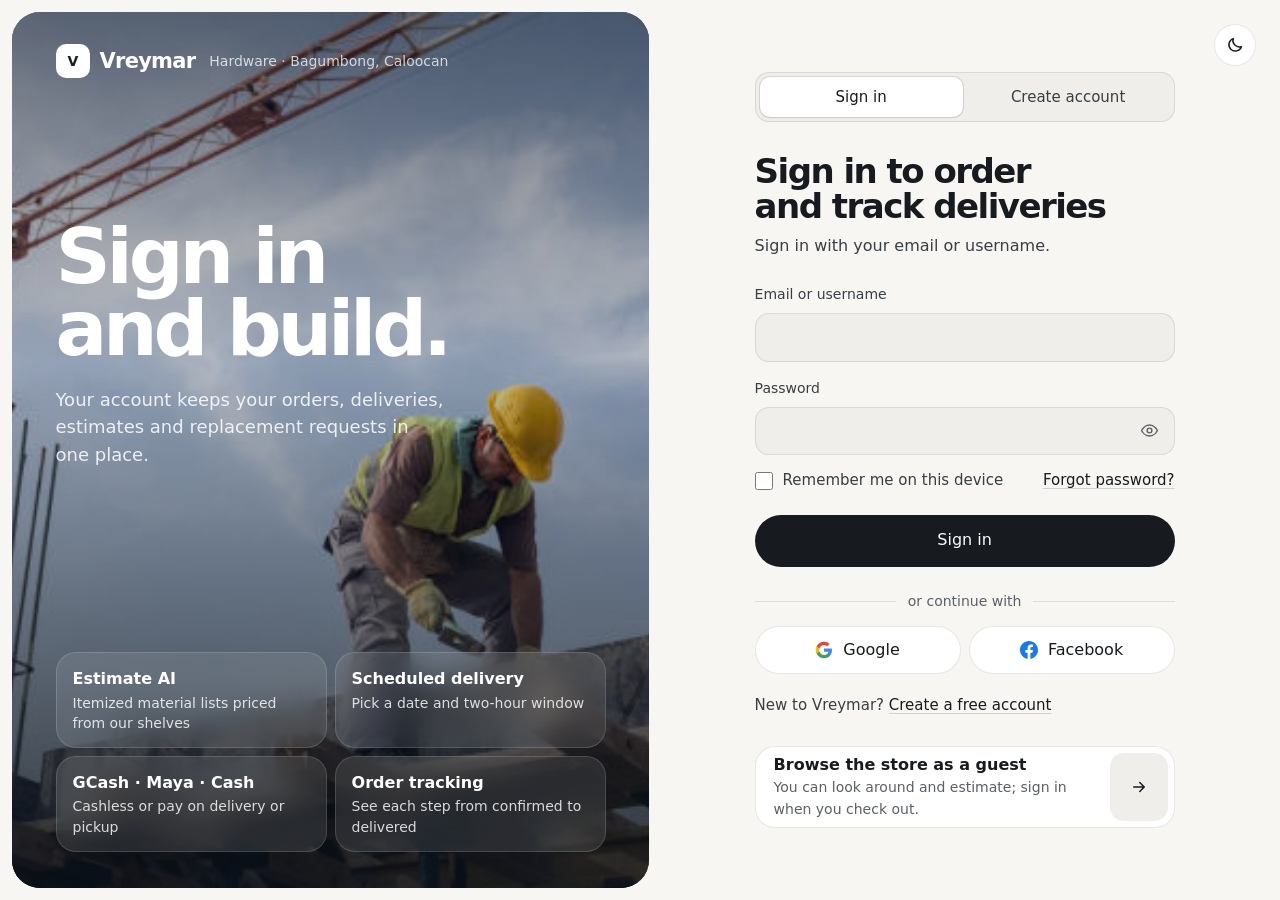
<file: index.html>
<!DOCTYPE html>
<html lang="en">
<head>
<meta charset="UTF-8"/>
<meta name="viewport" content="width=device-width, initial-scale=1.0"/>
<title>Vreymar Hardware</title>
<meta http-equiv="refresh" content="0; url=login.html"/>
<script>location.replace('login.html');</script>
</head>
<body><a href="login.html">Continue to Vreymar Hardware</a></body>
</html>
</file>
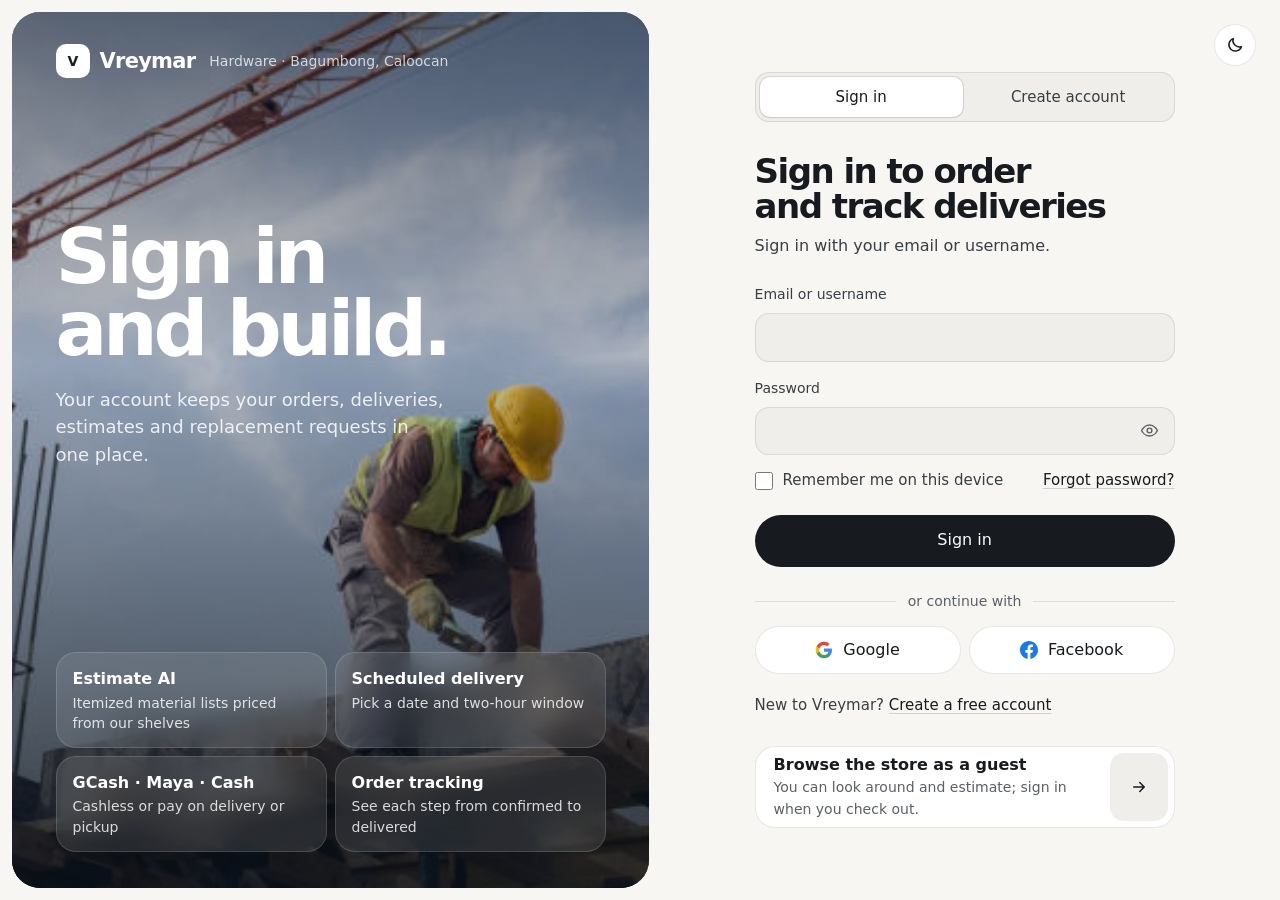
<file: admin/index.html>
<!DOCTYPE html>
<html lang="en">
<head>
<meta charset="UTF-8"/>
<meta name="viewport" content="width=device-width, initial-scale=1.0"/>
<title>Dashboard | Vreymar Staff Portal</title>
<link rel="preconnect" href="https://api.fontshare.com"/>
<link rel="preconnect" href="https://cdn.fontshare.com" crossorigin/>
<link href="https://api.fontshare.com/v2/css?f[]=general-sans@400,500,600,700&display=swap" rel="stylesheet"/>
<script>try{var t=localStorage.getItem('vh-theme')||(matchMedia('(prefers-color-scheme: dark)').matches?'dark':'light');document.documentElement.dataset.theme=t}catch(e){}</script>
<link rel="stylesheet" href="../assets/css/admin.css"/>
<style>
.hello{display:flex;align-items:flex-end;justify-content:space-between;gap:16px;margin-bottom:18px;flex-wrap:wrap}
.hello h1{font-size:30px;font-weight:600;letter-spacing:-.04em;color:var(--ink);line-height:1.05}
.hello p{font-size:13.5px;color:var(--text-muted);margin-top:4px}
.grid{display:grid;grid-template-columns:1.6fr 1fr;gap:16px;margin-bottom:16px}
.chart{display:flex;align-items:flex-end;gap:10px;height:200px;padding:10px 4px 0}
.col{flex:1;display:flex;flex-direction:column;align-items:center;gap:6px;height:100%;justify-content:flex-end;min-width:0}
.col-bars{width:100%;display:flex;flex-direction:column-reverse;border-radius:5px 5px 0 0;overflow:hidden;min-height:2px}
.col-bars i{display:block;width:100%}
.col-v{font-size:11.5px;font-weight:700;color:var(--text-muted);white-space:nowrap}
.col-d{font-size:11px;color:var(--text-muted);font-weight:600}
.legend{display:flex;gap:14px;font-size:12px;color:var(--text-muted)}
.legend i{display:inline-block;width:10px;height:10px;border-radius:2px;margin-right:5px;vertical-align:-1px}
.li{display:flex;align-items:center;gap:12px;padding:10px 0;border-bottom:1px solid var(--border);font-size:13px}
.li:last-child{border:none}
.li .grow{flex:1;min-width:0}
.li b{display:block;font-size:13.5px;white-space:nowrap;overflow:hidden;text-overflow:ellipsis}
.qa{display:grid;grid-template-columns:repeat(auto-fit,minmax(150px,1fr));gap:10px}
.qa a{display:flex;align-items:center;gap:10px;padding:14px;border:1px solid var(--line);border-radius:var(--r-md);text-decoration:none;color:var(--text);font-weight:600;font-size:13.5px;background:var(--paper);transition:all .15s}
.qa a:hover{border-color:var(--line-2);background:var(--sunken)}
.qa span{font-size:22px}
@media (max-width:1100px){.grid{grid-template-columns:1fr}}
</style>
</head>
<body>
<main id="main">
  <div class="hello"><div><h1 id="hello"></h1><p id="today"></p></div><div class="qa" id="qa" style="min-width:min(100%,520px)"></div></div>
  <div class="stats" id="stats"></div>
  <div class="grid">
    <div class="card"><div class="card-head"><span class="card-title">Sales, last 7 days</span><div class="legend"><span><i style="background:var(--primary)"></i>In-store (POS)</span><span><i style="background:var(--accent)"></i>Online</span></div></div><div class="card-body"><div class="chart" id="chart"></div></div></div>
    <div class="card"><div class="card-head"><span class="card-title">Low & out of stock</span><a class="btn btn-ghost btn-sm" href="inventory.html#restock" id="restock-link">Restock</a></div><div class="card-body" id="low" style="max-height:268px;overflow-y:auto"></div></div>
  </div>
  <div class="grid">
    <div class="card"><div class="card-head"><span class="card-title">Recent online orders</span><a class="btn btn-ghost btn-sm" href="orders.html" id="orders-link">Manage orders</a></div><div class="tbl-wrap"><table><thead><tr><th>Ref</th><th>Customer</th><th>Delivery</th><th>Status</th><th class="r">Total</th></tr></thead><tbody id="recent"></tbody></table></div></div>
    <div class="card"><div class="card-head"><span class="card-title">Upcoming deliveries</span></div><div class="card-body" id="deliv"></div></div>
  </div>
</main>
<script src="../assets/js/store.js"></script>
<script src="../assets/js/art.js"></script>
<script src="../assets/js/admin.js"></script>
<script>
(function(){
  const user = Admin.init('dashboard','Dashboard'); if(!user) return;
  const {Reports, Orders, Sales, Catalog, Replacements, Auth, ORDER_LABEL, peso, pesoShort, esc, fmtDate, fmtLongDate} = VH;
  const $ = id => document.getElementById(id);
  const can = m => Auth.can(user,m);
  const h = new Date().getHours();
  $('hello').textContent = (h<12?'Good morning':h<18?'Good afternoon':'Good evening')+', '+user.first;
  $('today').textContent = new Date().toLocaleDateString('en-PH',{weekday:'long',month:'long',day:'numeric',year:'numeric'})+' · '+VH.ROLES[user.role];

  $('qa').innerHTML = [
    can('pos')&&['pos.html','','New sale'],
    can('orders')&&['orders.html','','Process orders'],
    can('inventory')&&['inventory.html','','Manage stock'],
    can('reports')&&['reports.html','','View reports'],
    can('users')&&['users.html','','Manage users']
  ].filter(Boolean).map(([h,i,l])=>`<a href="${h}"><span>${i}</span>${l}</a>`).join('');
  if(!can('inventory')) $('restock-link').style.display='none';
  if(!can('orders')) $('orders-link').style.display='none';

  const sales = Reports.sales();
  const dayKey = d => { const x=new Date(d); return x.getFullYear()+'-'+x.getMonth()+'-'+x.getDate(); };
  const todayK = dayKey(new Date());
  const todays = sales.filter(s=>dayKey(s.at)===todayK);
  const weekAgo = new Date(); weekAgo.setDate(weekAgo.getDate()-6); weekAgo.setHours(0,0,0,0);
  const week = sales.filter(s=>new Date(s.at)>=weekAgo);
  const products = Catalog.products();
  const low = products.filter(p=>p.stock<=p.threshold).sort((a,b)=>a.stock-b.stock);
  const pending = Orders.all().filter(o=>o.status==='pending').length;
  const reps = Replacements.all().filter(r=>r.status==='pending').length;

  $('stats').innerHTML = `
    <div class="stat"><div class="stat-ic"></div><div class="stat-l">Today's sales</div><div class="stat-v">${pesoShort(todays.reduce((a,s)=>a+s.total,0))}</div><div class="stat-s">${todays.length} transaction${todays.length!==1?'s':''}</div></div>
    <div class="stat blue"><div class="stat-ic"></div><div class="stat-l">Last 7 days</div><div class="stat-v">${pesoShort(week.reduce((a,s)=>a+s.total,0))}</div><div class="stat-s">${week.length} sales · avg ${pesoShort(week.length?week.reduce((a,s)=>a+s.total,0)/week.length:0)}</div></div>
    <div class="stat purple"><div class="stat-ic"></div><div class="stat-l">Pending orders</div><div class="stat-v">${pending}</div><div class="stat-s">${reps} replacement request${reps!==1?'s':''} waiting</div></div>
    <div class="stat red"><div class="stat-ic"></div><div class="stat-l">Low / out of stock</div><div class="stat-v">${low.length}</div><div class="stat-s">${low.filter(p=>p.stock===0).length} out of stock</div></div>
    <div class="stat green"><div class="stat-ic"></div><div class="stat-l">Inventory value</div><div class="stat-v">${pesoShort(products.reduce((a,p)=>a+p.cost*p.stock,0))}</div><div class="stat-s">${products.length} products at cost</div></div>`;

  // chart
  const days = [];
  for(let i=6;i>=0;i--){ const d=new Date(); d.setDate(d.getDate()-i); days.push(d); }
  const data = days.map(d=>{ const k=dayKey(d); const s=sales.filter(x=>dayKey(x.at)===k); return {d, pos:s.filter(x=>x.channel==='In-store').reduce((a,x)=>a+x.total,0), on:s.filter(x=>x.channel==='Online').reduce((a,x)=>a+x.total,0)}; });
  const max = Math.max(1,...data.map(x=>x.pos+x.on));
  $('chart').innerHTML = data.map(x=>{ const t=x.pos+x.on; return `<div class="col" title="${fmtDate(x.d)}: ${peso(t)}"><div class="col-v">${t?pesoShort(t):''}</div>
    <div class="col-bars" style="height:${Math.max(1,t/max*150)}px"><i style="height:${t?x.pos/t*100:0}%;background:var(--primary)"></i><i style="height:${t?x.on/t*100:0}%;background:var(--accent)"></i></div>
    <div class="col-d">${x.d.toLocaleDateString('en-PH',{weekday:'short'})}</div></div>`; }).join('');

  $('low').innerHTML = low.length ? low.slice(0,10).map(p=>`<div class="li"><div class="grow"><b>${esc(p.name)}</b><span class="muted">${esc(p.sku)} · min ${p.threshold}</span></div><span class="badge ${p.stock===0?'b-red':'b-yellow'}">${p.stock} ${esc(p.unit)}</span></div>`).join('') : '<div class="empty"><div class="ic">✅</div>All products are well stocked.</div>';

  const orders = Orders.all().slice().sort((a,b)=>new Date(b.placedAt)-new Date(a.placedAt));
  const SB = {pending:'b-yellow',confirmed:'b-blue',preparing:'b-indigo',out:'b-orange',delivered:'b-green',cancelled:'b-gray'};
  $('recent').innerHTML = orders.slice(0,6).map(o=>`<tr><td><code>${o.ref}</code></td><td>${esc(o.customer)}</td><td class="muted" style="font-size:12.5px">${o.schedule?fmtDate(o.schedule.date+'T00:00:00')+' · '+esc(o.schedule.slot):'-'}</td><td><span class="badge ${SB[o.status]}">${ORDER_LABEL[o.status]}</span></td><td class="r"><b>${peso(o.total)}</b></td></tr>`).join('') || '<tr><td colspan="5" class="empty">No online orders yet.</td></tr>';

  const today0 = new Date(); today0.setHours(0,0,0,0);
  const up = orders.filter(o=>!['delivered','cancelled'].includes(o.status) && o.schedule).sort((a,b)=>a.schedule.date.localeCompare(b.schedule.date));
  $('deliv').innerHTML = up.length ? up.slice(0,6).map(o=>{ const d=new Date(o.schedule.date+'T00:00:00'); const late=d<today0;
    return `<div class="li"><div style="text-align:center;min-width:44px"><div style="font-family:var(--font-head);font-size:22px;font-weight:600;color:${late?'var(--danger)':'var(--primary)'};line-height:1">${d.getDate()}</div><div class="muted" style="font-size:10.5px;text-transform:uppercase">${d.toLocaleDateString('en-PH',{month:'short'})}</div></div>
    <div class="grow"><b>${o.ref} · ${esc(o.customer)}</b><span class="muted">${esc(o.schedule.slot)} · ${esc(o.address)}</span></div><span class="badge ${SB[o.status]}">${ORDER_LABEL[o.status]}</span></div>`; }).join('') : '<div class="empty"><div class="ic"></div>No scheduled deliveries.</div>';

  if(low.length) Admin.topChips(`<span class="chip warn">${low.length} low stock</span>`);
})();
</script>
</body>
</html>
</file>
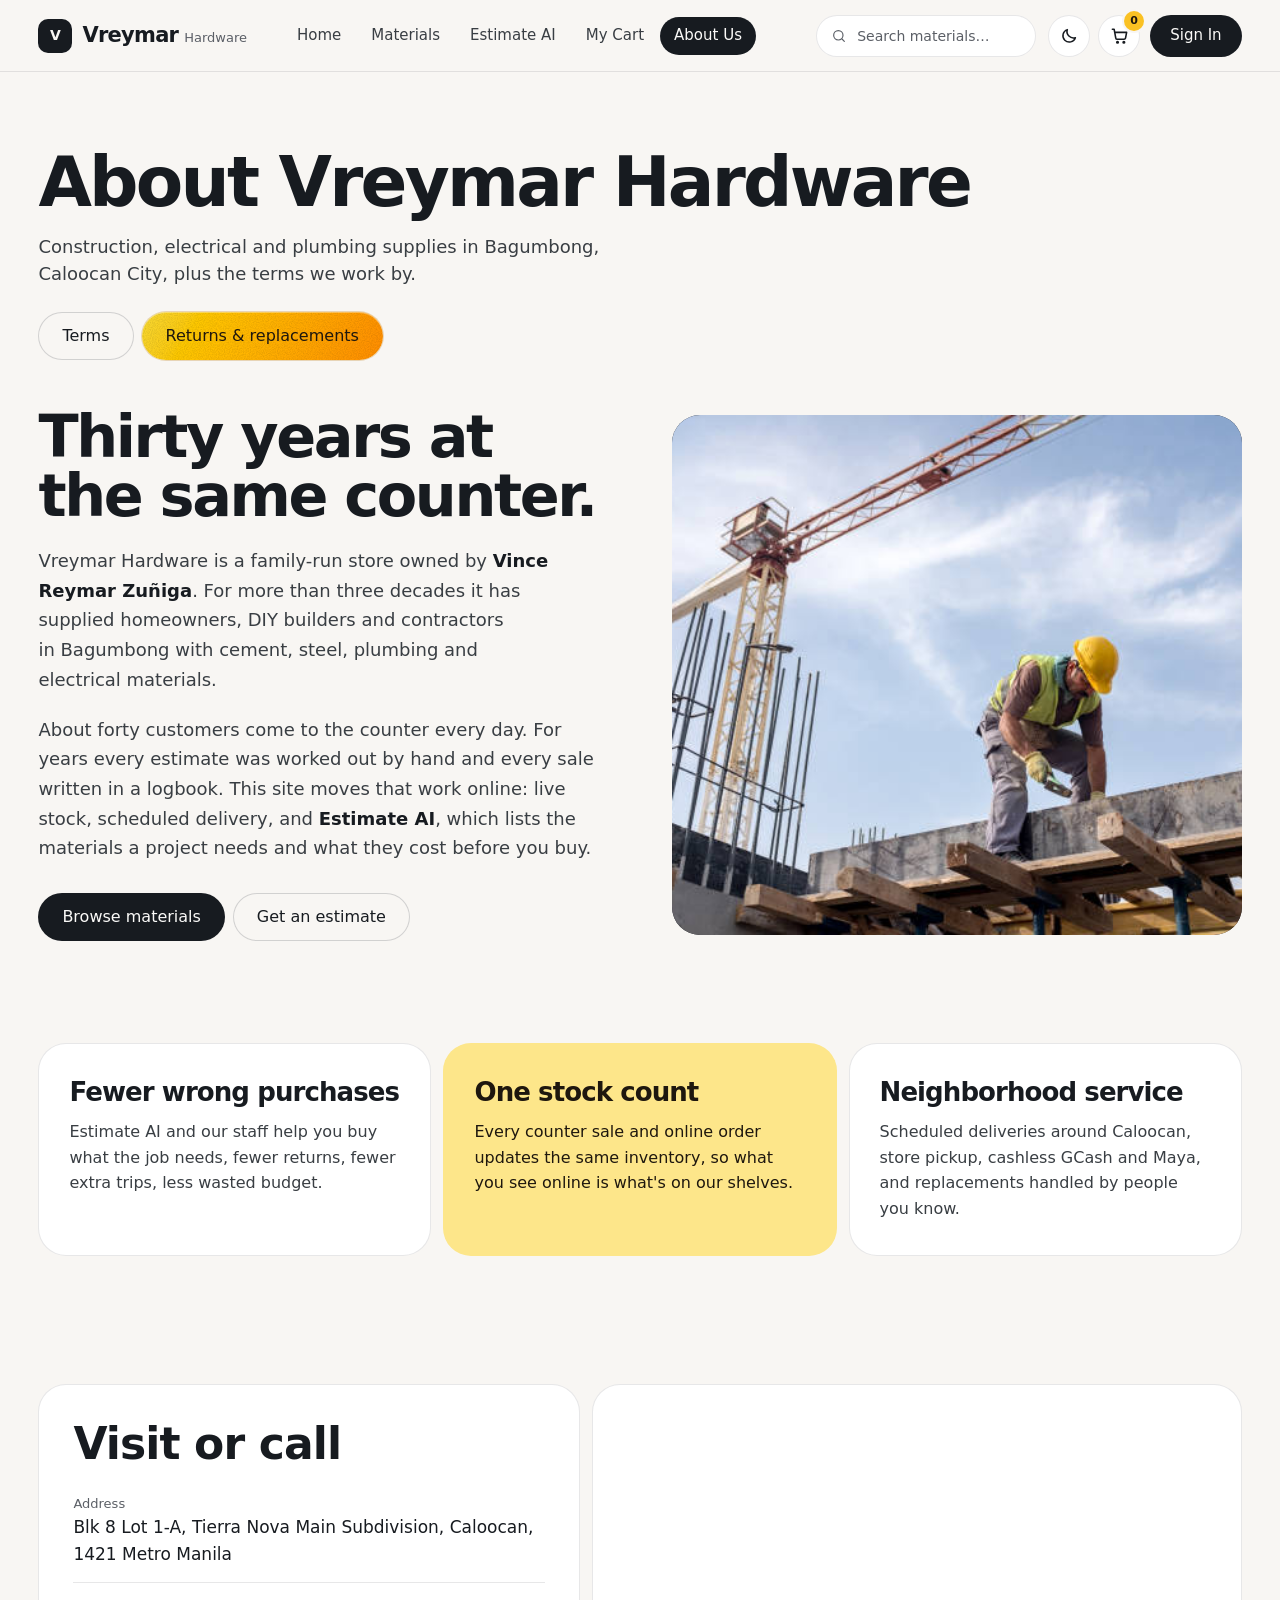
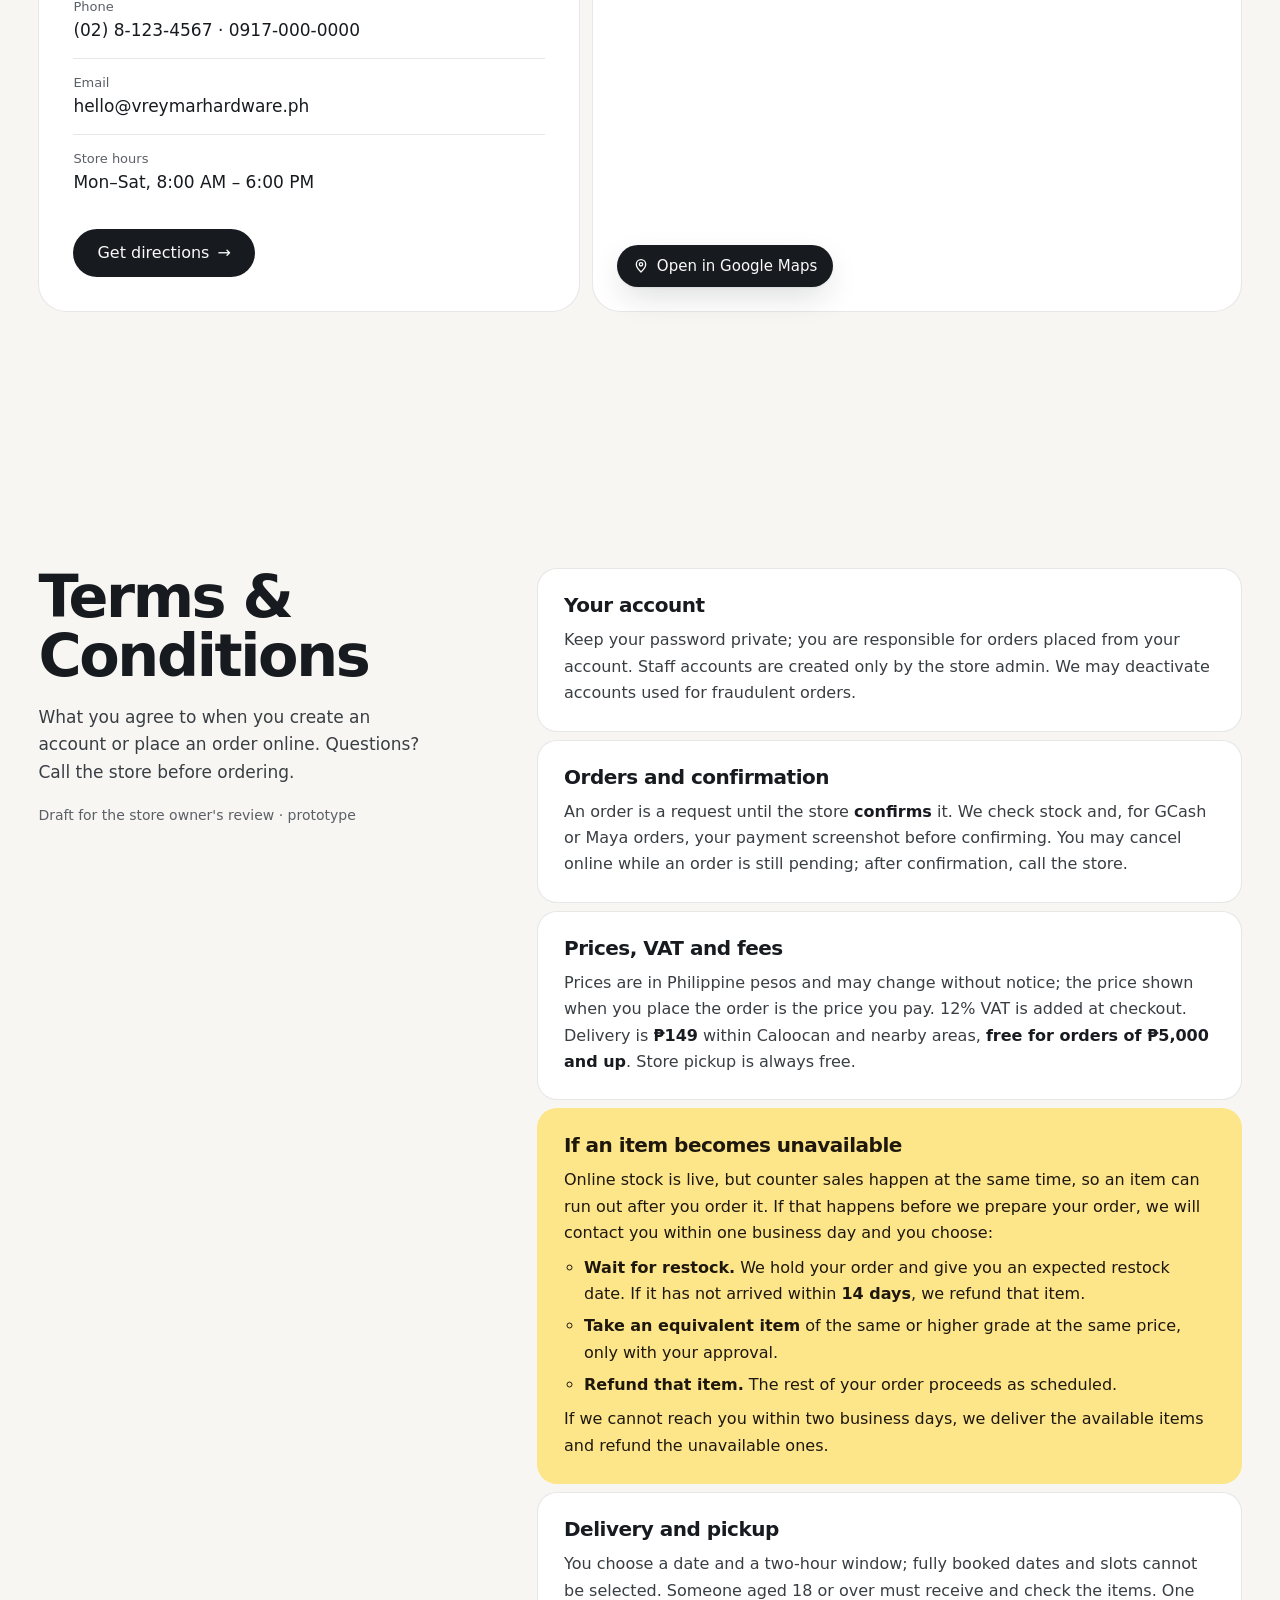
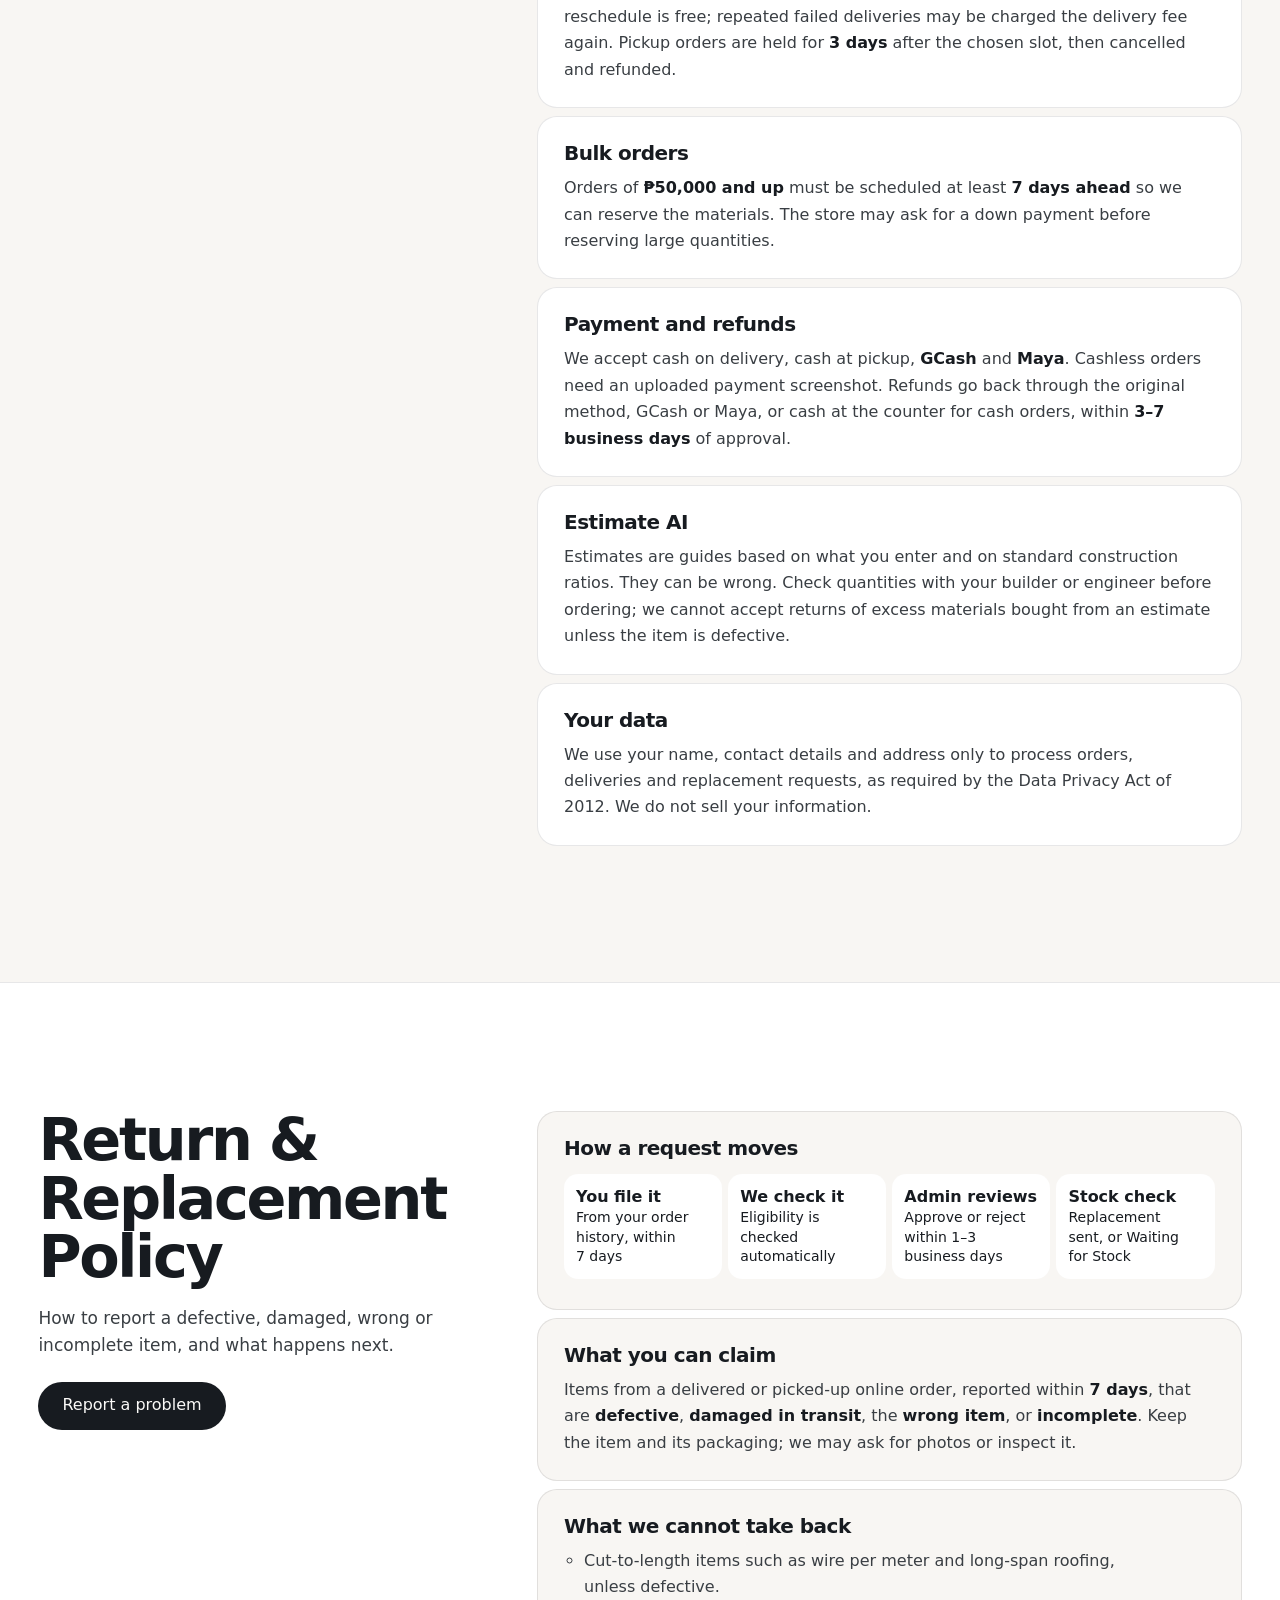
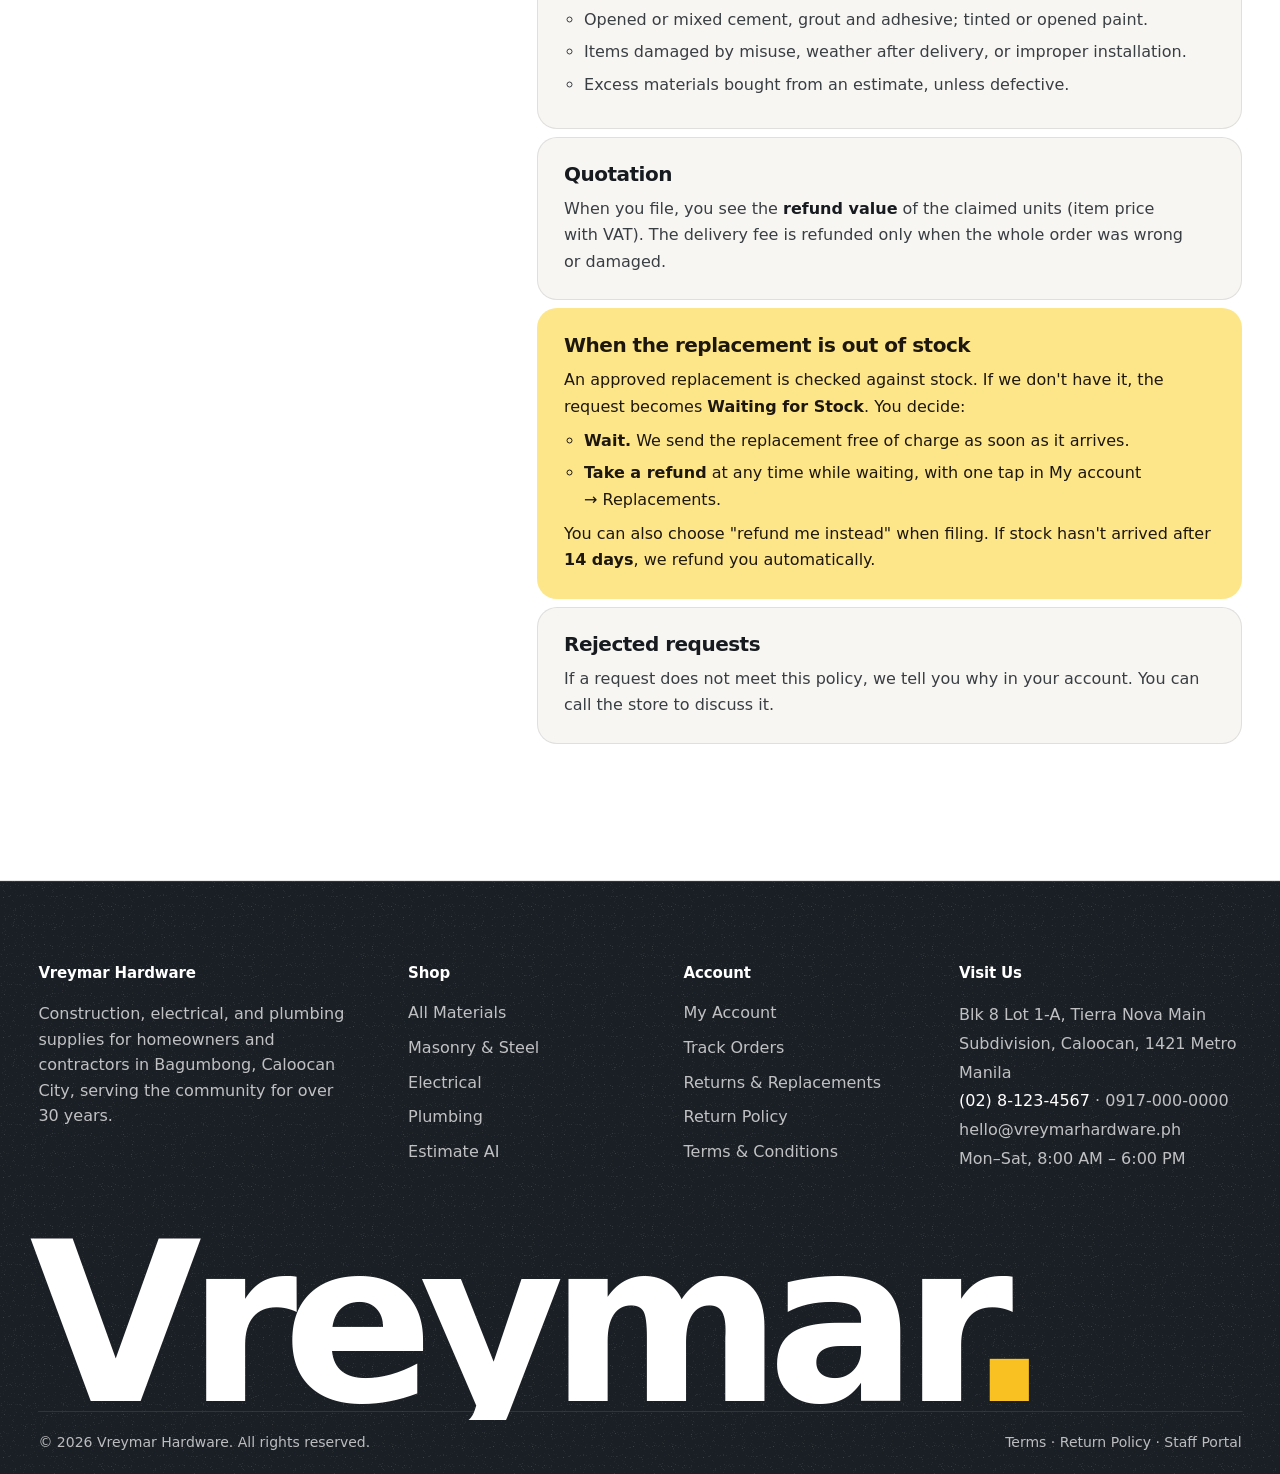
<file: about.html>
<!DOCTYPE html>
<html lang="en">
<head>
<meta charset="UTF-8"/>
<meta name="viewport" content="width=device-width, initial-scale=1.0"/>
<title>About, Terms & Returns | Vreymar Hardware</title>
<link rel="preconnect" href="https://api.fontshare.com"/>
<link rel="preconnect" href="https://cdn.fontshare.com" crossorigin/>
<link href="https://api.fontshare.com/v2/css?f[]=general-sans@400,500,600,700&display=swap" rel="stylesheet"/>
<script>try{var t=localStorage.getItem('vh-theme')||(matchMedia('(prefers-color-scheme: dark)').matches?'dark':'light');document.documentElement.dataset.theme=t}catch(e){}</script>
<link rel="stylesheet" href="assets/css/site.css"/>
<style>
/* story: copy on the ground, the photograph inset with a 28px corner */
.story{display:grid;grid-template-columns:minmax(0,1fr) minmax(0,1fr);gap:clamp(32px,5vw,80px);align-items:center;padding-bottom:clamp(72px,8vw,120px)}
.story-copy p{font-size:18px;line-height:1.65;color:var(--ink-2);margin-top:20px;max-width:560px}
.story-copy p b{color:var(--ink);font-weight:600}
.story-img{position:relative;min-height:520px;border-radius:var(--r-xl);overflow:hidden;background:var(--field)}
.story-img img{position:absolute;inset:0;width:100%;height:100%;object-fit:cover;object-position:62% 40%}
.vals{display:grid;grid-template-columns:repeat(3,1fr);gap:12px}
.val{background:var(--paper);border:1px solid var(--line);border-radius:var(--r-xl);padding:34px 30px}
.val h3{font-size:26px;font-weight:600;line-height:1.1;letter-spacing:-.035em;margin-bottom:12px}
.val p{font-size:16px;line-height:1.6;color:var(--ink-2)}
.val:nth-child(2){background:var(--tile-safety);border-color:transparent}
.val:nth-child(2) h3,.val:nth-child(2) p{color:var(--on-accent)}
.contact{padding:clamp(96px,10vw,160px) 0}
.vals{padding-bottom:0}
.contact .container{display:grid;grid-template-columns:minmax(0,1fr) minmax(0,1.2fr);gap:12px}
.ct{background:var(--paper);border:1px solid var(--line);border-radius:var(--r-xl);padding:34px}
.ct-row{padding:14px 0}
.ct-row+.ct-row{border-top:1px solid var(--line)}
.ct-row small{display:block;font-size:13px;color:var(--muted)}
.ct-row b{font-size:17px;font-weight:500}
/* map: 28px panel, 8px inset, so the frame is 20px */
.map{position:relative;min-height:420px;background:var(--paper);border:1px solid var(--line);border-radius:var(--r-xl);padding:8px}
/* a transparent link over the map, inset 8px so its 20px corners match the frame */
.map-link{position:absolute;inset:8px;border-radius:var(--r-lg);display:flex;align-items:flex-end;justify-content:flex-start;padding:16px;text-decoration:none;transition:background-color .25s var(--ease)}
.map-link:hover{background:oklch(22% .02 255 / .06)}
.map-cta{display:inline-flex;align-items:center;gap:8px;height:42px;padding:0 16px;border-radius:var(--r-pill);background:var(--fill);color:var(--on-fill);font-size:15px;font-weight:500;box-shadow:var(--shadow-float);transition:transform .2s var(--ease)}
.map-link:hover .map-cta{transform:translateY(-2px)}
.map-link:focus-visible{outline:2px solid var(--ink);outline-offset:2px}
.map iframe{width:100%;height:100%;min-height:402px;border:0;display:block;border-radius:var(--r-lg)}
:root[data-theme="dark"] .map iframe{filter:invert(.9) hue-rotate(180deg) saturate(.6)}
.legal{padding:clamp(96px,10vw,160px) 0;scroll-margin-top:var(--nav-h)}
.legal.alt{background:var(--paper);border-block:1px solid var(--line)}
.legal-grid{display:grid;grid-template-columns:minmax(0,.8fr) minmax(0,1.4fr);gap:40px 96px;align-items:start}
.legal-aside{position:sticky;top:calc(var(--nav-h) + 32px)}
.legal-aside p{font-size:17px;line-height:1.6;color:var(--ink-2);margin-top:16px}
.legal-aside .updated{font-size:14px;color:var(--muted);margin-top:18px}
.clauses{list-style:none}
.clause{background:var(--paper);border:1px solid var(--line);border-radius:var(--r-lg);padding:24px 26px;margin-bottom:8px}
.legal.alt .clause{background:var(--ground)}
.clause h3{font-size:20px;font-weight:600;line-height:1.2;letter-spacing:-.025em;margin-bottom:10px}
.clause p,.clause li{font-size:16px;line-height:1.65;color:var(--ink-2)}
.clause ul{margin:8px 0 0 20px}
.clause li{margin-bottom:6px}
.clause b{color:var(--ink);font-weight:600}
.clause.key{background:var(--tile-safety)!important;border-color:transparent}
.clause.key h3,.clause.key p,.clause.key li,.clause.key b{color:var(--on-accent)}
/* flow chips inside a 20px clause: 14px */
.flow{display:grid;grid-template-columns:repeat(4,1fr);gap:6px;margin:14px 0 6px}
.flow div{background:var(--sunken);border-radius:var(--r-md);padding:12px;font-size:14px;font-weight:500;line-height:1.4}
.flow div b{display:block;font-size:16px;font-weight:600}
.clause.key .flow div{background:oklch(100% 0 0 / .45)}
.legal.alt .flow div{background:var(--paper)}
@media (max-width:900px){
  .story,.contact .container,.legal-grid{grid-template-columns:1fr}
  .story-img{min-height:320px;border-radius:var(--r-lg)}
  .vals{grid-template-columns:1fr}
  .legal-aside{position:static}
  .flow{grid-template-columns:1fr 1fr}
}
</style>
</head>
<body data-page="about">

<header class="page-header"><div class="container"><div>
  
  <h1 class="page-title">About Vreymar Hardware</h1><p class="page-sub">Construction, electrical and plumbing supplies in Bagumbong, Caloocan City, plus the terms we work by.</p></div>
  <div style="display:flex;gap:8px;flex-wrap:wrap"><a class="btn btn-outline" href="#terms">Terms</a><a class="btn btn-accent" href="#policy">Returns & replacements</a></div>
</div></header>

<main>
<section class="story container" aria-labelledby="story-t">
  <div class="story-copy reveal">
    <h2 class="section-title" id="story-t">Thirty years at the same counter.</h2>
    <p>Vreymar Hardware is a family-run store owned by <b>Vince Reymar Zuñiga</b>. For more than three decades it has supplied homeowners, DIY builders and contractors in Bagumbong with cement, steel, plumbing and electrical materials.</p>
    <p>About forty customers come to the counter every day. For years every estimate was worked out by hand and every sale written in a logbook. This site moves that work online: live stock, scheduled delivery, and <b>Estimate AI</b>, which lists the materials a project needs and what they cost before you buy.</p>
    <div style="display:flex;gap:8px;flex-wrap:wrap;margin-top:30px"><a class="btn btn-primary" href="materials.html">Browse materials</a><a class="btn btn-outline" href="estimate.html">Get an estimate</a></div>
  </div>
  <div class="story-img"><img src="assets/img/hero.jpg" alt="A worker in a hard hat on a building site"/></div>
</section>

<section class="vals container" aria-label="What we stand for">
  <div class="val reveal"><h3>Fewer wrong purchases</h3><p>Estimate AI and our staff help you buy what the job needs, fewer returns, fewer extra trips, less wasted budget.</p></div>
  <div class="val reveal"><h3>One stock count</h3><p>Every counter sale and online order updates the same inventory, so what you see online is what's on our shelves.</p></div>
  <div class="val reveal"><h3>Neighborhood service</h3><p>Scheduled deliveries around Caloocan, store pickup, cashless GCash and Maya, and replacements handled by people you know.</p></div>
</section>

<section class="contact" id="contact" aria-labelledby="contact-t">
  <div class="container">
    <div class="ct reveal">
      <h2 class="card-title" id="contact-t" style="font-size:44px;margin-bottom:10px">Visit or call</h2>
      <div class="ct-row"><small>Address</small><b id="c-addr"></b></div>
      <div class="ct-row"><small>Phone</small><b id="c-phone"></b></div>
      <div class="ct-row"><small>Email</small><b id="c-email"></b></div>
      <div class="ct-row"><small>Store hours</small><b id="c-hours"></b></div>
      <a class="btn btn-primary" id="c-dir" href="https://www.google.com/maps/dir/?api=1&amp;destination=Bagumbong%2C%20Caloocan%20City" target="_blank" rel="noopener" style="margin-top:20px">Get directions <span class="arr" aria-hidden="true">→</span></a>
    </div>
    <div class="map reveal">
      <iframe id="c-map" title="Google Map of Vreymar Hardware, Bagumbong, Caloocan City" loading="lazy" referrerpolicy="no-referrer-when-downgrade" src="https://www.google.com/maps?q=Bagumbong%2C%20Caloocan%20City&amp;z=15&amp;output=embed" tabindex="-1"></iframe>
      <!-- the whole map is a link: one tap opens Google Maps (the app on phones) -->
      <a class="map-link" id="c-map-link" href="https://www.google.com/maps/search/?api=1&amp;query=Bagumbong%2C%20Caloocan%20City" target="_blank" rel="noopener" aria-label="Open Vreymar Hardware in Google Maps"><span class="map-cta"><svg width="16" height="16" viewBox="0 0 24 24" fill="none" stroke="currentColor" stroke-width="2" stroke-linecap="round" stroke-linejoin="round" aria-hidden="true"><path d="M12 21s-7-6.2-7-11.5A7 7 0 0 1 19 9.5C19 14.8 12 21 12 21Z"/><circle cx="12" cy="9.5" r="2.5"/></svg>Open in Google Maps</span></a>
    </div>
  </div>
</section>

<section class="legal" id="terms" aria-labelledby="terms-t">
  <div class="container legal-grid">
    <div class="legal-aside">
      <h2 class="section-title" id="terms-t">Terms & Conditions</h2>
      <p>What you agree to when you create an account or place an order online. Questions? Call the store before ordering.</p>
      <p class="updated">Draft for the store owner's review · prototype</p>
    </div>
    <ol class="clauses">
      <li class="clause"><h3>Your account</h3><p>Keep your password private; you are responsible for orders placed from your account. Staff accounts are created only by the store admin. We may deactivate accounts used for fraudulent orders.</p></li>
      <li class="clause"><h3>Orders and confirmation</h3><p>An order is a request until the store <b>confirms</b> it. We check stock and, for GCash or Maya orders, your payment screenshot before confirming. You may cancel online while an order is still pending; after confirmation, call the store.</p></li>
      <li class="clause"><h3>Prices, VAT and fees</h3><p>Prices are in Philippine pesos and may change without notice; the price shown when you place the order is the price you pay. 12% VAT is added at checkout. Delivery is <b>₱149</b> within Caloocan and nearby areas, <b>free for orders of ₱5,000 and up</b>. Store pickup is always free.</p></li>
      <li class="clause key"><h3>If an item becomes unavailable</h3>
        <p>Online stock is live, but counter sales happen at the same time, so an item can run out after you order it. If that happens before we prepare your order, we will contact you within one business day and you choose:</p>
        <ul>
          <li><b>Wait for restock.</b> We hold your order and give you an expected restock date. If it has not arrived within <b>14 days</b>, we refund that item.</li>
          <li><b>Take an equivalent item</b> of the same or higher grade at the same price, only with your approval.</li>
          <li><b>Refund that item.</b> The rest of your order proceeds as scheduled.</li>
        </ul>
        <p style="margin-top:8px">If we cannot reach you within two business days, we deliver the available items and refund the unavailable ones.</p></li>
      <li class="clause"><h3>Delivery and pickup</h3><p>You choose a date and a two-hour window; fully booked dates and slots cannot be selected. Someone aged 18 or over must receive and check the items. One reschedule is free; repeated failed deliveries may be charged the delivery fee again. Pickup orders are held for <b>3 days</b> after the chosen slot, then cancelled and refunded.</p></li>
      <li class="clause"><h3>Bulk orders</h3><p>Orders of <b>₱50,000 and up</b> must be scheduled at least <b>7 days ahead</b> so we can reserve the materials. The store may ask for a down payment before reserving large quantities.</p></li>
      <li class="clause"><h3>Payment and refunds</h3><p>We accept cash on delivery, cash at pickup, <b>GCash</b> and <b>Maya</b>. Cashless orders need an uploaded payment screenshot. Refunds go back through the original method, GCash or Maya, or cash at the counter for cash orders, within <b>3–7 business days</b> of approval.</p></li>
      <li class="clause"><h3>Estimate AI</h3><p>Estimates are guides based on what you enter and on standard construction ratios. They can be wrong. Check quantities with your builder or engineer before ordering; we cannot accept returns of excess materials bought from an estimate unless the item is defective.</p></li>
      <li class="clause"><h3>Your data</h3><p>We use your name, contact details and address only to process orders, deliveries and replacement requests, as required by the Data Privacy Act of 2012. We do not sell your information.</p></li>
    </ol>
  </div>
</section>

<section class="legal alt" id="policy" aria-labelledby="policy-t">
  <div class="container legal-grid">
    <div class="legal-aside">
      <h2 class="section-title" id="policy-t">Return & Replacement Policy</h2>
      <p>How to report a defective, damaged, wrong or incomplete item, and what happens next.</p>
      <a class="btn btn-primary" href="account.html#orders" style="margin-top:22px">Report a problem</a>
    </div>
    <ol class="clauses">
      <li class="clause"><h3>How a request moves</h3>
        <div class="flow">
          <div><b>You file it</b>From your order history, within 7 days</div>
          <div><b>We check it</b>Eligibility is checked automatically</div>
          <div><b>Admin reviews</b>Approve or reject within 1–3 business days</div>
          <div><b>Stock check</b>Replacement sent, or Waiting for Stock</div>
        </div></li>
      <li class="clause"><h3>What you can claim</h3><p>Items from a delivered or picked-up online order, reported within <b>7 days</b>, that are <b>defective</b>, <b>damaged in transit</b>, the <b>wrong item</b>, or <b>incomplete</b>. Keep the item and its packaging; we may ask for photos or inspect it.</p></li>
      <li class="clause"><h3>What we cannot take back</h3><ul>
        <li>Cut-to-length items such as wire per meter and long-span roofing, unless defective.</li>
        <li>Opened or mixed cement, grout and adhesive; tinted or opened paint.</li>
        <li>Items damaged by misuse, weather after delivery, or improper installation.</li>
        <li>Excess materials bought from an estimate, unless defective.</li>
      </ul></li>
      <li class="clause"><h3>Quotation</h3><p>When you file, you see the <b>refund value</b> of the claimed units (item price with VAT). The delivery fee is refunded only when the whole order was wrong or damaged.</p></li>
      <li class="clause key"><h3>When the replacement is out of stock</h3>
        <p>An approved replacement is checked against stock. If we don't have it, the request becomes <b>Waiting for Stock</b>. You decide:</p>
        <ul>
          <li><b>Wait.</b> We send the replacement free of charge as soon as it arrives.</li>
          <li><b>Take a refund</b> at any time while waiting, with one tap in My account → Replacements.</li>
        </ul>
        <p style="margin-top:8px">You can also choose "refund me instead" when filing. If stock hasn't arrived after <b>14 days</b>, we refund you automatically.</p></li>
      <li class="clause"><h3>Rejected requests</h3><p>If a request does not meet this policy, we tell you why in your account. You can call the store to discuss it.</p></li>
    </ol>
  </div>
</section>
</main>

<script src="assets/js/store.js"></script>
<script src="assets/js/photos.js"></script>
<script src="assets/js/art.js"></script>
<script src="assets/js/site.js"></script>
<script>
  const S = VH.RULES.STORE;
  document.getElementById('c-addr').textContent = S.address;
  /* Google Maps: the map, the map link and the directions button all follow the store address
     (set STORE.mapsQuery in store.js to the exact pin or business name once it's on Google Maps) */
  const mq = encodeURIComponent(S.mapsQuery || S.address);
  document.getElementById('c-map').src = 'https://www.google.com/maps?q=' + mq + '&z=16&output=embed';
  document.getElementById('c-map-link').href = 'https://www.google.com/maps/search/?api=1&query=' + mq;
  document.getElementById('c-dir').href = 'https://www.google.com/maps/dir/?api=1&destination=' + mq;
  document.getElementById('c-phone').textContent = S.phone+' · '+S.mobile;
  document.getElementById('c-email').textContent = S.email;
  document.getElementById('c-hours').textContent = S.hours;
</script>
</body>
</html>
</file>
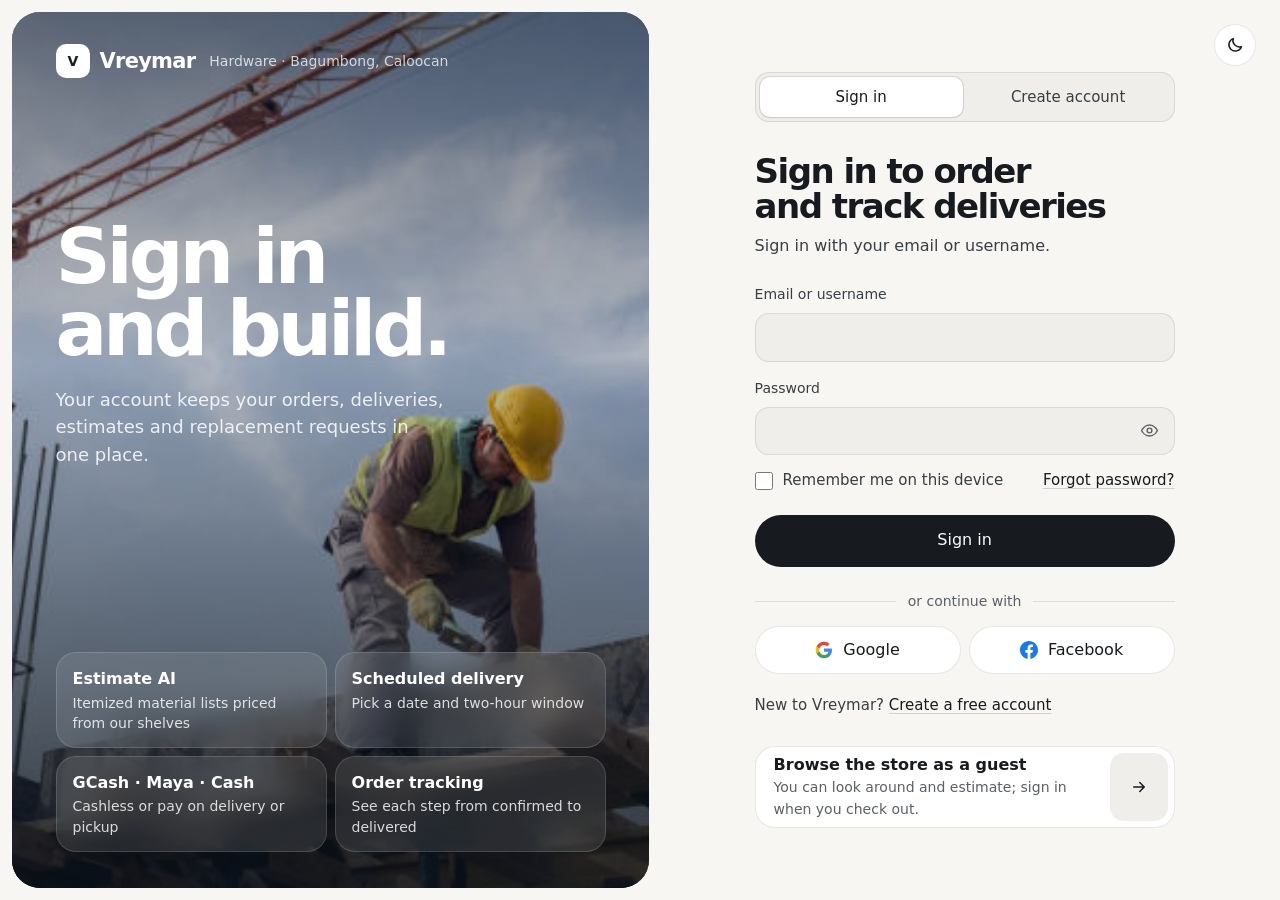
<file: account.html>
<!DOCTYPE html>
<html lang="en">
<head>
<meta charset="UTF-8"/>
<meta name="viewport" content="width=device-width, initial-scale=1.0"/>
<title>My Account | Vreymar Hardware</title>
<link rel="preconnect" href="https://api.fontshare.com"/>
<link rel="preconnect" href="https://cdn.fontshare.com" crossorigin/>
<link href="https://api.fontshare.com/v2/css?f[]=general-sans@400,500,600,700&display=swap" rel="stylesheet"/>
<script>try{var t=localStorage.getItem('vh-theme')||(matchMedia('(prefers-color-scheme: dark)').matches?'dark':'light');document.documentElement.dataset.theme=t}catch(e){}</script>
<link rel="stylesheet" href="assets/css/site.css"/>
<style>
.wrap{display:grid;grid-template-columns:272px minmax(0,1fr);gap:16px;align-items:start;padding-bottom:140px}
.wrap>*{min-width:0}
/* side panel: 28px corner, 8px inset, so the profile block and nav rows are 20px / 14px */
.side{position:sticky;top:calc(var(--nav-h) + 16px);background:var(--paper);border:1px solid var(--line);border-radius:var(--r-xl);padding:8px}
.prof{padding:20px 18px;border-radius:var(--r-lg);background:var(--field);color:#fff}
.prof .avatar{width:52px;height:52px;font-size:19px;margin-bottom:14px}
.prof b{display:block;font-size:20px;font-weight:600;letter-spacing:-.025em;line-height:1.15}
.prof span{font-size:13px;color:oklch(100% 0 0 / .72)}
.sn{padding:8px 0 0;display:flex;flex-direction:column;gap:2px}
.sn button,.sn a{display:flex;align-items:center;gap:10px;width:100%;padding:11px 14px;border-radius:var(--r-md);background:none;border:0;font-size:15px;font-weight:500;color:var(--ink-2);cursor:pointer;text-decoration:none;text-align:left;transition:background-color .15s,color .15s}
.sn button:hover,.sn a:hover{background:var(--hover);color:var(--ink)}
.sn button.on{color:var(--on-fill);background:var(--fill)}
.sn .badge{margin-left:auto;background:var(--accent);color:var(--on-accent);font-size:12px;font-weight:600;min-width:22px;height:22px;padding:0 7px;border-radius:var(--r-pill);display:inline-flex;align-items:center;justify-content:center;font-variant-numeric:tabular-nums}
.view{display:none}.view.on{display:block;animation:viewIn .4s var(--ease-out)}
@keyframes viewIn{from{opacity:0;transform:translateY(8px);filter:blur(4px)}}
.vhead{padding:8px 4px 22px}
.h2{font-size:clamp(32px,3.4vw,44px);font-weight:600;line-height:1;letter-spacing:-.045em}
.h2s{font-size:16px;color:var(--ink-2);margin-top:10px}
.stats{display:grid;grid-template-columns:repeat(4,1fr);gap:12px;margin-bottom:16px}
.stat{background:var(--paper);border:1px solid var(--line);border-radius:var(--r-lg);padding:18px 20px}
.stat:first-child{background:var(--tile-safety);border-color:transparent;color:var(--on-accent)}
.stat:first-child .l{color:var(--on-accent)}
.stat .l{font-size:14px;font-weight:500;color:var(--ink-2)}
.stat .v{font-size:36px;font-weight:600;letter-spacing:-.05em;line-height:1;margin-top:10px;font-variant-numeric:tabular-nums}
.ftabs{display:inline-flex;gap:4px;margin-bottom:12px;flex-wrap:wrap;padding:4px;border-radius:var(--r-md);background:var(--sunken);border:1px solid var(--line)}
.ftabs button{padding:0 16px;min-height:38px;border:0;border-radius:var(--r-sm);background:transparent;font-weight:500;font-size:14px;color:var(--ink-2);cursor:pointer;transition:background-color .15s,color .15s}
.ftabs button:hover{color:var(--ink)}
.ftabs button.on{background:var(--paper);color:var(--ink);box-shadow:0 0 0 1px var(--line)}
/* order cards: 20px corner */
.oc{background:var(--paper);border:1px solid var(--line);border-radius:var(--r-lg);margin-bottom:8px;overflow:hidden;transition:border-color .2s}
.oc:hover,.oc.open{border-color:var(--line-2)}
.oh{display:flex;align-items:center;gap:20px;padding:18px 20px;cursor:pointer;width:100%;background:none;border:0;text-align:left}
.oh-ref{font-size:18px;font-weight:600;letter-spacing:-.02em;line-height:1.1}
.oh-d{font-size:14px;color:var(--muted);margin-top:4px}
.oh-t{margin-left:auto;text-align:right}
.oh-t small{display:block;font-size:13px;color:var(--muted)}
.oh-t b{font-size:18px;font-weight:600;letter-spacing:-.02em}
.oc.open .oh-arr{transform:rotate(180deg)}
.ob{display:none;padding:2px 20px 20px}
.oc.open .ob{display:block;animation:viewIn .35s var(--ease-out)}
.tbl{width:100%;border-collapse:separate;border-spacing:0;font-size:15px;margin-bottom:14px}
.tbl th{font-size:13px;font-weight:500;color:var(--muted);text-align:left;padding:9px 12px;background:var(--sunken)}
.tbl th:first-child{border-radius:var(--r-sm) 0 0 var(--r-sm)}.tbl th:last-child{border-radius:0 var(--r-sm) var(--r-sm) 0}
.tbl td{padding:11px 12px;border-bottom:1px solid var(--line)}
.tbl .r{text-align:right;font-variant-numeric:tabular-nums}
.meta{display:grid;grid-template-columns:repeat(3,1fr);gap:8px;margin-bottom:16px}
.meta div{background:var(--sunken);border-radius:var(--r-md);padding:12px 14px;font-size:15px;font-weight:500}
.meta small{display:block;font-size:13px;font-weight:400;color:var(--muted);margin-bottom:3px}
/* order tracker: rounded segments */
.track{display:grid;grid-template-columns:repeat(5,1fr);gap:6px;margin:8px 0 20px}
.tk{font-size:14px;font-weight:500;color:var(--muted);padding-top:14px;position:relative}
.tk::before{content:'';position:absolute;left:0;right:0;top:0;height:6px;border-radius:var(--r-pill);background:var(--hover-2)}
.tk.done{color:var(--ink)}.tk.done::before{background:var(--success)}
.tk.cur{color:var(--ink)}.tk.cur::before{background:var(--accent-grad)}
.tk small{display:block;font-weight:400;font-size:13px;color:var(--muted)}
.acts{display:flex;gap:8px;flex-wrap:wrap}
.rep{background:var(--paper);border:1px solid var(--line);border-radius:var(--r-lg);padding:22px;margin-bottom:8px}
.rep-h{display:flex;justify-content:space-between;gap:12px;align-items:center;flex-wrap:wrap;margin-bottom:10px}
.rep-h b{font-size:18px;font-weight:600;letter-spacing:-.02em}
.rep-flow{display:grid;grid-template-columns:repeat(4,1fr);gap:6px;margin:14px 0}
.rep-flow div{font-size:14px;font-weight:500;color:var(--muted);padding-top:12px;position:relative}
.rep-flow div::before{content:'';position:absolute;left:0;right:0;top:0;height:6px;border-radius:var(--r-pill);background:var(--hover-2)}
.rep-flow div.done{color:var(--ink)}.rep-flow div.done::before{background:var(--success)}
.rep-flow div.cur{color:var(--ink)}.rep-flow div.cur::before{background:var(--accent-grad)}
.rep-flow div.bad::before{background:var(--danger)}
.note{background:var(--sunken);border-radius:var(--r-md);padding:12px 14px;font-size:15px;margin-top:10px}
.wait-box{background:var(--warn-tint);border-radius:var(--r-md);padding:14px 16px;margin-top:12px;display:flex;justify-content:space-between;align-items:center;gap:14px;flex-wrap:wrap;font-size:15px}
.opt{display:flex;align-items:flex-start;gap:12px;padding:14px 16px;border:1px solid var(--line);border-radius:var(--r-md);background:var(--sunken);cursor:pointer;margin-bottom:6px;font-size:15px;transition:border-color .15s,background-color .15s,box-shadow .15s}
.opt:hover{border-color:var(--line-2)}
.opt input{width:18px;height:18px;margin-top:2px;flex-shrink:0}
.opt:has(input[type=radio]:checked){background:var(--paper);border-color:var(--ink);box-shadow:0 0 0 1px var(--ink)}
.opt:has(input:disabled){opacity:.55;cursor:not-allowed}
.opt b{display:block;font-size:15px;font-weight:600}
.opt span{font-size:14px;color:var(--muted)}
.reasons{display:grid;grid-template-columns:1fr 1fr;gap:6px}
.reasons .opt{margin:0}
.quote{display:flex;justify-content:space-between;align-items:center;gap:12px;background:var(--accent-grad);color:var(--on-accent);border-radius:var(--r-md);padding:14px 16px;margin:6px 0 16px;font-size:14px}
.quote b{font-size:28px;font-weight:600;letter-spacing:-.04em;font-variant-numeric:tabular-nums}
.policy{background:var(--sunken);border-radius:var(--r-md);padding:14px 16px;font-size:14px;line-height:1.6;margin-bottom:12px}
.policy li{margin-left:18px}
@media (max-width:900px){.wrap{grid-template-columns:1fr}.side{position:static;padding:6px;border-radius:var(--r-lg)}.prof{display:none}.sn{flex-direction:row;overflow-x:auto;padding:0;scrollbar-width:none}.sn::-webkit-scrollbar{display:none}.sn button,.sn a{white-space:nowrap;width:auto}.stats{grid-template-columns:1fr 1fr}.meta{grid-template-columns:1fr}}
@media (max-width:600px){.track,.rep-flow{grid-template-columns:repeat(2,1fr)}.reasons{grid-template-columns:1fr}.oh{flex-wrap:wrap;gap:10px}}
</style>
</head>
<body data-page="account">

<header class="page-header"><div class="container"><div>
  
  <h1 class="page-title" id="welcome">My account</h1><p class="page-sub">Your orders, deliveries and replacement requests in one place.</p></div></div></header>

<div class="container wrap">
  <aside class="side">
    <div class="prof"><div class="avatar" id="p-av"></div><b id="p-name"></b><span id="p-email"></span></div>
    <nav class="sn" id="sn" aria-label="Account sections">
      <button data-v="dashboard" class="on">Overview</button>
      <button data-v="orders">Order history <span class="badge" id="b-orders" style="display:none"></span></button>
      <button data-v="replacements">Replacements <span class="badge" id="b-reps" style="display:none"></span></button>
      <button data-v="profile">Profile & security</button>
      <a href="admin/index.html" id="staff-link" style="display:none">Staff portal</a>
      <a href="#" id="logout" style="color:var(--danger)">Sign out</a>
    </nav>
  </aside>

  <main>
    <section class="view on" id="v-dashboard" aria-labelledby="t-dash">
      <div class="vhead"><h2 class="h2" id="t-dash">Your orders at a glance</h2><p class="h2s">Orders still on the way, and what you've spent with us.</p></div>
      <div class="stats">
        <div class="stat"><div class="l">Orders</div><div class="v" id="st-total">0</div></div>
        <div class="stat"><div class="l">Completed</div><div class="v" id="st-del">0</div></div>
        <div class="stat"><div class="l">On the way</div><div class="v" id="st-prog">0</div></div>
        <div class="stat"><div class="l">Total spent</div><div class="v" id="st-spent">₱0</div></div>
      </div>
      <div id="dash-active"></div>
      <div class="vhead" style="display:flex;justify-content:space-between;align-items:center;gap:16px;flex-wrap:wrap;background:var(--accent);margin-top:4px">
        <div><h3 class="h2" style="font-size:34px">Planning another project?</h3><p class="h2s" style="color:var(--ink)">Get the full material list, priced, before you buy.</p></div>
        <a class="btn btn-primary" href="estimate.html">Start an estimate</a></div>
    </section>

    <section class="view" id="v-orders" aria-labelledby="t-orders">
      <div class="vhead"><h2 class="h2" id="t-orders">Order history</h2><p class="h2s">Track each order, reorder in one click, or report a problem within 7 days of receiving it.</p></div>
      <div class="ftabs" id="ftabs">
        <button data-f="all" class="on">All</button><button data-f="active">On the way</button><button data-f="delivered">Completed</button><button data-f="cancelled">Cancelled</button>
      </div>
      <div id="orders"></div>
    </section>

    <section class="view" id="v-replacements" aria-labelledby="t-reps">
      <div class="vhead"><h2 class="h2" id="t-reps">Replacements</h2><p class="h2s">Every request goes through review, then a stock check. If the replacement is out of stock, you can wait or take a refund.</p></div>
      <div id="reps"></div>
    </section>

    <section class="view" id="v-profile" aria-labelledby="t-prof">
      <div class="vhead"><h2 class="h2" id="t-prof">Profile & security</h2><p class="h2s" id="p-role"></p></div>
      <div class="card" style="margin-bottom:4px"><div class="card-body">
        <h3 class="card-title" style="margin-bottom:16px">Account details</h3>
        <div class="alert" id="pf-alert" role="alert"></div>
        <div class="grid-2">
          <div class="field"><label class="label" for="pf-first">First name</label><input class="input" id="pf-first"/></div>
          <div class="field"><label class="label" for="pf-last">Last name</label><input class="input" id="pf-last"/></div>
          <div class="field"><label class="label" for="pf-email">Email</label><input class="input" id="pf-email" type="email"/></div>
          <div class="field"><label class="label" for="pf-phone">Mobile number</label><input class="input" id="pf-phone" type="tel"/></div>
          <div class="field full"><label class="label" for="pf-addr">Default delivery address</label><input class="input" id="pf-addr" placeholder="House no., street, barangay"/></div>
          <div class="field"><label class="label" for="pf-city">City</label><input class="input" id="pf-city"/></div>
          <div class="field"><label class="label" for="pf-prov">Province</label><input class="input" id="pf-prov"/></div>
        </div>
        <button class="btn btn-primary" id="pf-save">Save changes</button>
      </div></div>
      <div class="card"><div class="card-body">
        <h3 class="card-title" style="margin-bottom:16px">Change password</h3>
        <div class="alert" id="pw-alert" role="alert"></div>
        <div class="grid-2">
          <div class="field full"><label class="label" for="pw-cur">Current password</label><input class="input" id="pw-cur" type="password" autocomplete="current-password"/></div>
          <div class="field"><label class="label" for="pw-new">New password</label><input class="input" id="pw-new" type="password" autocomplete="new-password" aria-describedby="pw-hint"/><span class="hint" id="pw-hint">At least 8 characters</span></div>
          <div class="field"><label class="label" for="pw-new2">Confirm new password</label><input class="input" id="pw-new2" type="password" autocomplete="new-password"/></div>
        </div>
        <button class="btn btn-primary" id="pw-save">Update password</button>
      </div></div>
    </section>
  </main>
</div>

<div class="modal-overlay" id="rep-modal" role="dialog" aria-modal="true" aria-labelledby="rep-t">
  <div class="modal" style="width:640px">
    <div class="modal-head"><div><div class="modal-title" id="rep-t">Report a problem</div><div class="modal-sub" id="rep-sub"></div></div><button class="modal-x" data-close="rep-modal" aria-label="Close">✕</button></div>
    <div class="modal-body">
      <div class="alert error" id="rep-alert" role="alert"></div>
      <div class="field"><span class="label">Which item?</span><div id="rep-items"></div></div>
      <div class="field"><span class="label">What's wrong?</span><div class="reasons">
        <label class="opt"><input type="radio" name="reason" value="Defective item"/><div><b>Defective</b><span>Doesn't work or broken on arrival</span></div></label>
        <label class="opt"><input type="radio" name="reason" value="Damaged in transit"/><div><b>Damaged in transit</b><span>Damaged during delivery</span></div></label>
        <label class="opt"><input type="radio" name="reason" value="Wrong item received"/><div><b>Wrong item</b><span>Different from what was ordered</span></div></label>
        <label class="opt"><input type="radio" name="reason" value="Incomplete order"/><div><b>Incomplete</b><span>Missing parts or quantity</span></div></label>
      </div></div>
      <div class="grid-2">
        <div class="field"><label class="label" for="rep-qty">How many units?</label><input class="input" id="rep-qty" type="number" min="1" value="1" aria-describedby="rep-qty-h"/><span class="hint" id="rep-qty-h"></span></div>
        <div class="field"><label class="label" for="rep-res">What would you like?</label><select class="select" id="rep-res"><option value="Replacement">A replacement</option><option value="Refund">A refund</option></select></div>
      </div>
      <div class="field" id="unavail-field"><span class="label">If the replacement is out of stock</span>
        <label class="opt"><input type="radio" name="unavail" value="wait" checked/><div><b>I'll wait for restock</b><span>We send it as soon as it arrives. If it hasn't arrived after 14 days, we refund you.</span></div></label>
        <label class="opt"><input type="radio" name="unavail" value="refund"/><div><b>Refund me instead</b><span>Skip the wait and get your money back.</span></div></label>
      </div>
      <div class="quote"><span><b style="font-family:var(--font-body);font-size:16px;display:block">Quotation</b>Refund value of the claimed units, VAT included</span><b id="rep-quote">₱0.00</b></div>
      <div class="field"><label class="label" for="rep-desc">Describe the problem</label><textarea class="textarea" id="rep-desc" placeholder="What happened? Details help our team decide faster."></textarea></div>
      <div class="field"><label class="label" for="rep-contact">Contact number for this request</label><input class="input" id="rep-contact" type="tel" placeholder="09XX XXX XXXX"/></div>
      <div class="policy"><b>Before you submit</b><ul>
        <li>Keep the item and its packaging. We may ask for photos or inspect it on pickup.</li>
        <li>Our team reviews requests within 1–3 business days.</li>
        <li>Refunds go back through your original payment method (cash for COD and pickup orders) within 3–7 business days.</li>
      </ul></div>
      <label class="opt" style="background:var(--paper);padding:0;margin:0"><input type="checkbox" id="rep-agree"/><div>I agree to the <a href="about.html#policy" target="_blank" style="font-weight:700">Return & Replacement Policy</a>.</div></label>
    </div>
    <div class="modal-foot"><button class="btn btn-outline" data-close="rep-modal">Cancel</button><button class="btn btn-primary" id="rep-submit">Submit request</button></div>
  </div>
</div>

<script src="assets/js/store.js"></script>
<script src="assets/js/photos.js"></script>
<script src="assets/js/art.js"></script>
<script src="assets/js/site.js"></script>
<script>
(function(){
  const {Auth, Orders, Replacements, Cart, RULES, ORDER_FLOW, PAY_LABEL, statusLabel, peso, pesoShort, esc, fmtDate, fmtDateTime, fmtLongDate} = VH;
  const $ = id => document.getElementById(id);
  let user = Auth.current();
  if(!user){ location.replace('login.html?next=account.html'); return; }
  let filter='all', repOrder=null;

  function header(){
    user = Auth.current();
    $('welcome').textContent = 'Hi, '+user.first+'.';
    $('p-av').textContent = Auth.initials(user); $('p-name').textContent = Auth.fullName(user); $('p-email').textContent = user.email;
    $('staff-link').style.display = Auth.isStaff(user)?'flex':'none';
  }
  function show(v){
    document.querySelectorAll('.view').forEach(x=>x.classList.toggle('on', x.id==='v-'+v));
    document.querySelectorAll('#sn [data-v]').forEach(b=>b.classList.toggle('on', b.dataset.v===v));
    if(location.hash!=='#'+v) history.replaceState(null,'','#'+v);
  }
  $('sn').addEventListener('click', e=>{ const b=e.target.closest('[data-v]'); if(b) show(b.dataset.v); });
  $('logout').onclick = e=>{ e.preventDefault(); Auth.logout(); location.href='login.html'; };

  const mine = () => Orders.byUser(user.id).sort((a,b)=>new Date(b.placedAt)-new Date(a.placedAt));
  const active = o => !['delivered','cancelled'].includes(o.status);

  function tracker(o){
    if(o.status==='cancelled') return `<div class="note">This order was cancelled${o.history.length?' on '+fmtDateTime(o.history[o.history.length-1].at):''}. Any reserved stock was released.</div>`;
    const cur = ORDER_FLOW.indexOf(o.status);
    return `<div class="track">${ORDER_FLOW.map((s,i)=>{ const h=o.history.find(x=>x.status===s);
      return `<div class="tk${i<=cur?' done':''}${i===cur&&s!=='delivered'?' cur':''}">${statusLabel(o,s).replace(' Confirmation','')}<small>${h?fmtDateTime(h.at):''}</small></div>`; }).join('')}</div>`;
  }
  function orderCard(o, open){
    const reps = Replacements.byUser(user.id).filter(r=>r.orderRef===o.ref);
    const elig = o.status==='delivered' && o.items.some(i=>Replacements.eligibility(o,i.id).ok);
    return `<div class="oc${open?' open':''}" id="oc-${o.ref}">
      <button class="oh" data-toggle="${o.ref}" aria-expanded="${open?'true':'false'}">
        <div><div class="oh-ref">${o.ref}</div><div class="oh-d">${fmtDate(o.placedAt)} · ${o.items.length} item${o.items.length!==1?'s':''} · ${o.method==='pickup'?'Store pickup':'Delivery'}</div></div>
        <span class="pill st-${o.status}">${statusLabel(o)}</span>
        <div class="oh-t"><small>Total</small><b>${peso(o.total)}</b></div><span class="chev oh-arr" aria-hidden="true"></span>
      </button>
      <div class="ob">
        ${tracker(o)}
        <table class="tbl"><thead><tr><th>Product</th><th class="r">Qty</th><th class="r">Price</th><th class="r">Amount</th></tr></thead><tbody>
          ${o.items.map(i=>`<tr><td><b>${esc(i.name)}</b><div class="muted" style="font-size:13px">${esc(i.sku)}</div></td><td class="r">${i.qty} ${esc(i.unit||'')}</td><td class="r">${peso(i.price)}</td><td class="r"><b>${peso(i.price*i.qty)}</b></td></tr>`).join('')}
          <tr><td colspan="3" class="r muted">Subtotal</td><td class="r">${peso(o.subtotal)}</td></tr>
          ${o.discount?`<tr><td colspan="3" class="r muted">Promo ${esc(o.promo||'')}</td><td class="r" style="color:var(--danger)">-${peso(o.discount)}</td></tr>`:''}
          <tr><td colspan="3" class="r muted">${o.method==='pickup'?'Store pickup':'Delivery'}</td><td class="r">${o.fee?peso(o.fee):'Free'}</td></tr>
          <tr><td colspan="3" class="r muted">VAT (12%)</td><td class="r">${peso(o.vat)}</td></tr>
          <tr><td colspan="3" class="r"><b>Total</b></td><td class="r" style="font-family:var(--font-head);font-size:24px;font-weight:900">${peso(o.total)}</td></tr>
        </tbody></table>
        <div class="meta">
          <div><small>${o.method==='pickup'?'Pickup':'Delivery'} schedule</small>${o.schedule?fmtLongDate(o.schedule.date+'T00:00:00')+' · '+esc(o.schedule.slot):'-'}</div>
          <div><small>Payment</small>${PAY_LABEL[o.pay]||esc(o.pay)}${o.proof?' · screenshot sent':''}</div>
          <div><small>${o.method==='pickup'?'Where':'Deliver to'}</small>${esc(o.address)}</div>
        </div>
        ${reps.length?`<div class="note" style="margin:-4px 0 14px">${reps.length} replacement request${reps.length>1?'s':''} filed for this order. See Replacements.</div>`:''}
        <div class="acts">
          ${o.status==='pending'?`<button class="btn btn-sm btn-danger" data-cancel="${o.ref}">Cancel order</button>`:''}
          ${elig?`<button class="btn btn-sm btn-primary" data-rep="${o.ref}">Report a problem</button>`:''}
          <button class="btn btn-sm btn-outline" data-reorder="${o.ref}">Reorder these items</button>
        </div>
      </div></div>`;
  }

  /* replacement progress, following Fig. 7.5 of the defense */
  function repFlow(r){
    const stages = ['Submitted','Admin review', r.resolution==='Refund' || r.status==='refunding' ? 'Refund' : 'Stock check', 'Completed'];
    const idx = {pending:1, rejected:1, waiting:2, processing:2, refunding:2, completed:3}[r.status];
    return `<div class="rep-flow">${stages.map((s,i)=>`<div class="${i<idx?'done':i===idx?(r.status==='rejected'?'bad':(r.status==='completed'?'done':'cur')):''}">${s}</div>`).join('')}</div>`;
  }
  function render(){
    const list = mine();
    const del = list.filter(o=>o.status==='delivered').length, prog = list.filter(active).length;
    $('st-total').textContent = list.length; $('st-del').textContent = del; $('st-prog').textContent = prog;
    $('st-spent').textContent = pesoShort(list.filter(o=>o.status!=='cancelled').reduce((a,o)=>a+o.total,0));
    $('b-orders').style.display = prog?'':'none'; $('b-orders').textContent = prog;
    const act = list.filter(active);
    $('dash-active').innerHTML = act.length ? act.map(o=>orderCard(o,true)).join('') : `<div class="empty" style="background:var(--paper)"><div class="empty-icon">${Art.cat(12)}</div><div class="empty-title">Nothing on the way</div><p style="margin-bottom:16px">Orders you place will show their progress here.</p><a class="btn btn-primary" href="materials.html">Shop materials</a></div>`;
    const shown = list.filter(o=> filter==='all' || (filter==='active'?active(o):o.status===filter));
    $('orders').innerHTML = shown.length ? shown.map(o=>orderCard(o,false)).join('') : `<div class="empty" style="background:var(--paper)"><div class="empty-title">No orders here</div><p>Orders you place online will appear here.</p></div>`;
    const reps = Replacements.byUser(user.id);
    const openReps = reps.filter(r=>['pending','waiting','processing','refunding'].includes(r.status)).length;
    $('b-reps').style.display = openReps?'':'none'; $('b-reps').textContent = openReps;
    $('reps').innerHTML = reps.length ? reps.map(r=>{
      const last = r.notes[r.notes.length-1];
      const waited = Replacements.waitingDays(r);
      return `<div class="rep">
      <div class="rep-h"><b>${r.ticket} · ${r.orderRef}</b><span class="pill st-${r.status}">${Replacements.label(r.status)}</span></div>
      <div style="font-size:17px;font-weight:700">${esc(r.itemName)} <span class="muted" style="font-weight:500">× ${r.qty}</span></div>
      <div class="muted" style="font-size:15px;margin-top:3px">${esc(r.reason)} · you asked for a ${r.resolution.toLowerCase()} · quotation ${peso(r.quote)}</div>
      ${repFlow(r)}
      <div style="font-size:15px">“${esc(r.desc)}”</div>
      ${last&&last.note?`<div class="note"><b>Vreymar:</b> ${esc(last.note)}</div>`:''}
      ${r.status==='waiting'?`<div class="wait-box"><span>Waiting ${waited} day${waited!==1?'s':''} for stock. We'll refund you automatically after ${RULES.STOCK_WAIT_DAYS} days, or you can take the refund now.</span><button class="btn btn-sm btn-primary" data-refund="${r.ticket}">Refund me instead (${peso(r.quote)})</button></div>`:''}
      <div class="hint" style="margin-top:10px">Filed ${fmtDateTime(r.filedAt)}</div></div>`; }).join('')
      : `<div class="empty" style="background:var(--paper)"><div class="empty-title">No requests</div><p>If something you received is defective, damaged, wrong or incomplete, report it from Order history within ${RULES.RETURN_DAYS} days.</p></div>`;
  }

  document.addEventListener('click', e=>{
    const t = e.target.closest('[data-toggle]'); if(t){ const c=t.closest('.oc'); c.classList.toggle('open'); t.setAttribute('aria-expanded', c.classList.contains('open')); return; }
    const c = e.target.closest('[data-cancel]'); if(c){ if(confirm('Cancel order '+c.dataset.cancel+'? Reserved stock will be released.')){ Orders.setStatus(c.dataset.cancel,'cancelled',Auth.fullName(user)); UI.toast('Order '+c.dataset.cancel+' cancelled.'); render(); } return; }
    const ro = e.target.closest('[data-reorder]'); if(ro){ const o=Orders.get(ro.dataset.reorder); let n=0,miss=0; o.items.forEach(i=>{ const r=Cart.add(i.id,i.qty); r.ok?n++:miss++; }); UI.toast(n+' item(s) added to your cart'+(miss?' · '+miss+' out of stock':''), miss?'warn':'success'); return; }
    const rp = e.target.closest('[data-rep]'); if(rp){ openRep(rp.dataset.rep); return; }
    const rf = e.target.closest('[data-refund]'); if(rf){ if(confirm('Switch to a refund? You will no longer receive the replacement item.')){ Replacements.switchToRefund(rf.dataset.refund, Auth.fullName(user)); UI.toast('Switched to a refund. Expect it within '+RULES.REFUND_DAYS+'.','success'); render(); } }
  });
  $('ftabs').addEventListener('click', e=>{ const b=e.target.closest('[data-f]'); if(!b) return; filter=b.dataset.f; $('ftabs').querySelectorAll('button').forEach(x=>x.classList.toggle('on',x===b)); render(); });

  /* report a problem: the system checks eligibility first (Fig. 7.5, "Product eligible?") */
  function selItem(){ const k=document.querySelector('input[name=ritem]:checked'); return k ? repOrder.items[+k.value] : null; }
  function updQuote(){
    const it = selItem(); if(!it) return;
    const el = Replacements.eligibility(repOrder, it.id);
    $('rep-qty').max = el.ok ? el.left : 1;
    $('rep-qty-h').textContent = el.ok ? 'Up to '+el.left+' '+(it.unit||'')+' · '+el.daysLeft+' day'+(el.daysLeft!==1?'s':'')+' left to file' : '';
    const q = Math.max(1, Math.min(+$('rep-qty').value||1, el.ok?el.left:1));
    $('rep-quote').textContent = peso(Replacements.quote(it.price, q));
    $('unavail-field').style.display = $('rep-res').value==='Replacement' ? '' : 'none';
  }
  function openRep(ref){
    repOrder = Orders.get(ref);
    const doneAt = (repOrder.history.find(h=>h.status==='delivered')||{at:repOrder.placedAt}).at;
    $('rep-sub').textContent = 'Order '+ref+' · received '+fmtDate(doneAt);
    let first = -1;
    $('rep-items').innerHTML = repOrder.items.map((i,k)=>{ const el=Replacements.eligibility(repOrder,i.id); if(el.ok&&first<0) first=k;
      return `<label class="opt"><input type="radio" name="ritem" value="${k}" ${el.ok?'':'disabled'} ${k===first?'checked':''}/><div><b>${esc(i.name)}</b><span>${esc(i.sku)} · ordered ${i.qty}${el.ok?'':' · '+esc(el.msg)}</span></div></label>`; }).join('');
    document.querySelectorAll('input[name=reason]').forEach(r=>r.checked=false);
    $('rep-qty').value=1; $('rep-res').value='Replacement'; $('rep-desc').value=''; $('rep-contact').value=user.contact||''; $('rep-agree').checked=false;
    document.querySelector('input[name=unavail][value=wait]').checked=true;
    $('rep-alert').classList.remove('show');
    updQuote(); UI.openModal('rep-modal');
  }
  $('rep-items').addEventListener('change', updQuote); $('rep-qty').addEventListener('input', updQuote); $('rep-res').addEventListener('change', updQuote);
  $('rep-submit').onclick = e=>UI.busy(e.currentTarget, submitRep);
  function submitRep(){
    const fail = m=>{ $('rep-alert').textContent=m; $('rep-alert').classList.add('show'); $('rep-alert').scrollIntoView({block:'center'}); };
    const it = selItem(); const reason = document.querySelector('input[name=reason]:checked');
    if(!it) return fail('Choose the item with the problem.');
    const el = Replacements.eligibility(repOrder, it.id);
    if(!el.ok) return fail(el.msg);
    if(!reason) return fail('Tell us what is wrong with it.');
    const qty = Math.floor(+$('rep-qty').value);
    if(!(qty>=1 && qty<=el.left)) return fail('Units must be between 1 and '+el.left+'.');
    if($('rep-desc').value.trim().length<10) return fail('Describe the problem in a sentence or two.');
    const contact = $('rep-contact').value.replace(/[\s-]/g,'');
    if(!/^(09|\+639)\d{9}$/.test(contact)) return fail('Enter a valid PH mobile number so we can reach you.');
    if(!$('rep-agree').checked) return fail('Please agree to the Return & Replacement Policy.');
    const r = Replacements.file({ userId:user.id, customer:Auth.fullName(user), phone:contact, orderRef:repOrder.ref, itemId:it.id, itemName:it.name, sku:it.sku, qty, unitPrice:it.price,
      reason:reason.value, resolution:$('rep-res').value, ifUnavailable:$('rep-res').value==='Replacement'?document.querySelector('input[name=unavail]:checked').value:'refund', desc:$('rep-desc').value.trim() });
    UI.closeModal('rep-modal'); UI.toast('Request '+r.ticket+' submitted. We review requests within 1–3 business days.','success');
    render(); show('replacements');
  }

  // profile
  function fillProfile(){
    $('pf-first').value=user.first; $('pf-last').value=user.last; $('pf-email').value=user.email; $('pf-phone').value=user.contact||'';
    $('pf-addr').value=user.address||''; $('pf-city').value=user.city||''; $('pf-prov').value=user.province||'';
    $('p-role').textContent = VH.ROLES[user.role]+' account · member since '+fmtDate(user.createdAt);
  }
  const al = (id,m,t)=>{ const a=$(id); a.textContent=m; a.className='alert show '+t; };
  $('pf-save').onclick = ()=>{
    const email=$('pf-email').value.trim().toLowerCase(), phone=$('pf-phone').value.replace(/[\s-]/g,'');
    if(!$('pf-first').value.trim()||!$('pf-last').value.trim()) return al('pf-alert','First and last name are required.','error');
    if(!/^\S+@\S+\.\S+$/.test(email)) return al('pf-alert','Enter a valid email.','error');
    if(Auth.users().some(u=>u.id!==user.id && u.email.toLowerCase()===email)) return al('pf-alert','That email is used by another account.','error');
    if(phone && !/^(09|\+639)\d{9}$/.test(phone)) return al('pf-alert','Enter a valid PH mobile number.','error');
    Auth.update(user.id,{first:$('pf-first').value.trim(),last:$('pf-last').value.trim(),email,contact:phone,address:$('pf-addr').value.trim(),city:$('pf-city').value.trim(),province:$('pf-prov').value.trim()});
    header(); fillProfile(); al('pf-alert','Saved.','success');
  };
  $('pw-save').onclick = ()=>{
    if($('pw-cur').value!==Auth.current().password) return al('pw-alert','Current password is incorrect.','error');
    if($('pw-new').value.length<8) return al('pw-alert','New password must be at least 8 characters.','error');
    if($('pw-new').value!==$('pw-new2').value) return al('pw-alert','New passwords do not match.','error');
    Auth.update(user.id,{password:$('pw-new').value}); ['pw-cur','pw-new','pw-new2'].forEach(i=>$(i).value='');
    al('pw-alert','Password updated.','success');
  };

  header(); fillProfile(); render();
  const h = location.hash.slice(1); if(['dashboard','orders','replacements','profile'].includes(h)) show(h);
  window.addEventListener('hashchange', ()=>{ const v=location.hash.slice(1); if(document.getElementById('v-'+v)) show(v); });
})();
</script>
</body>
</html>
</file>
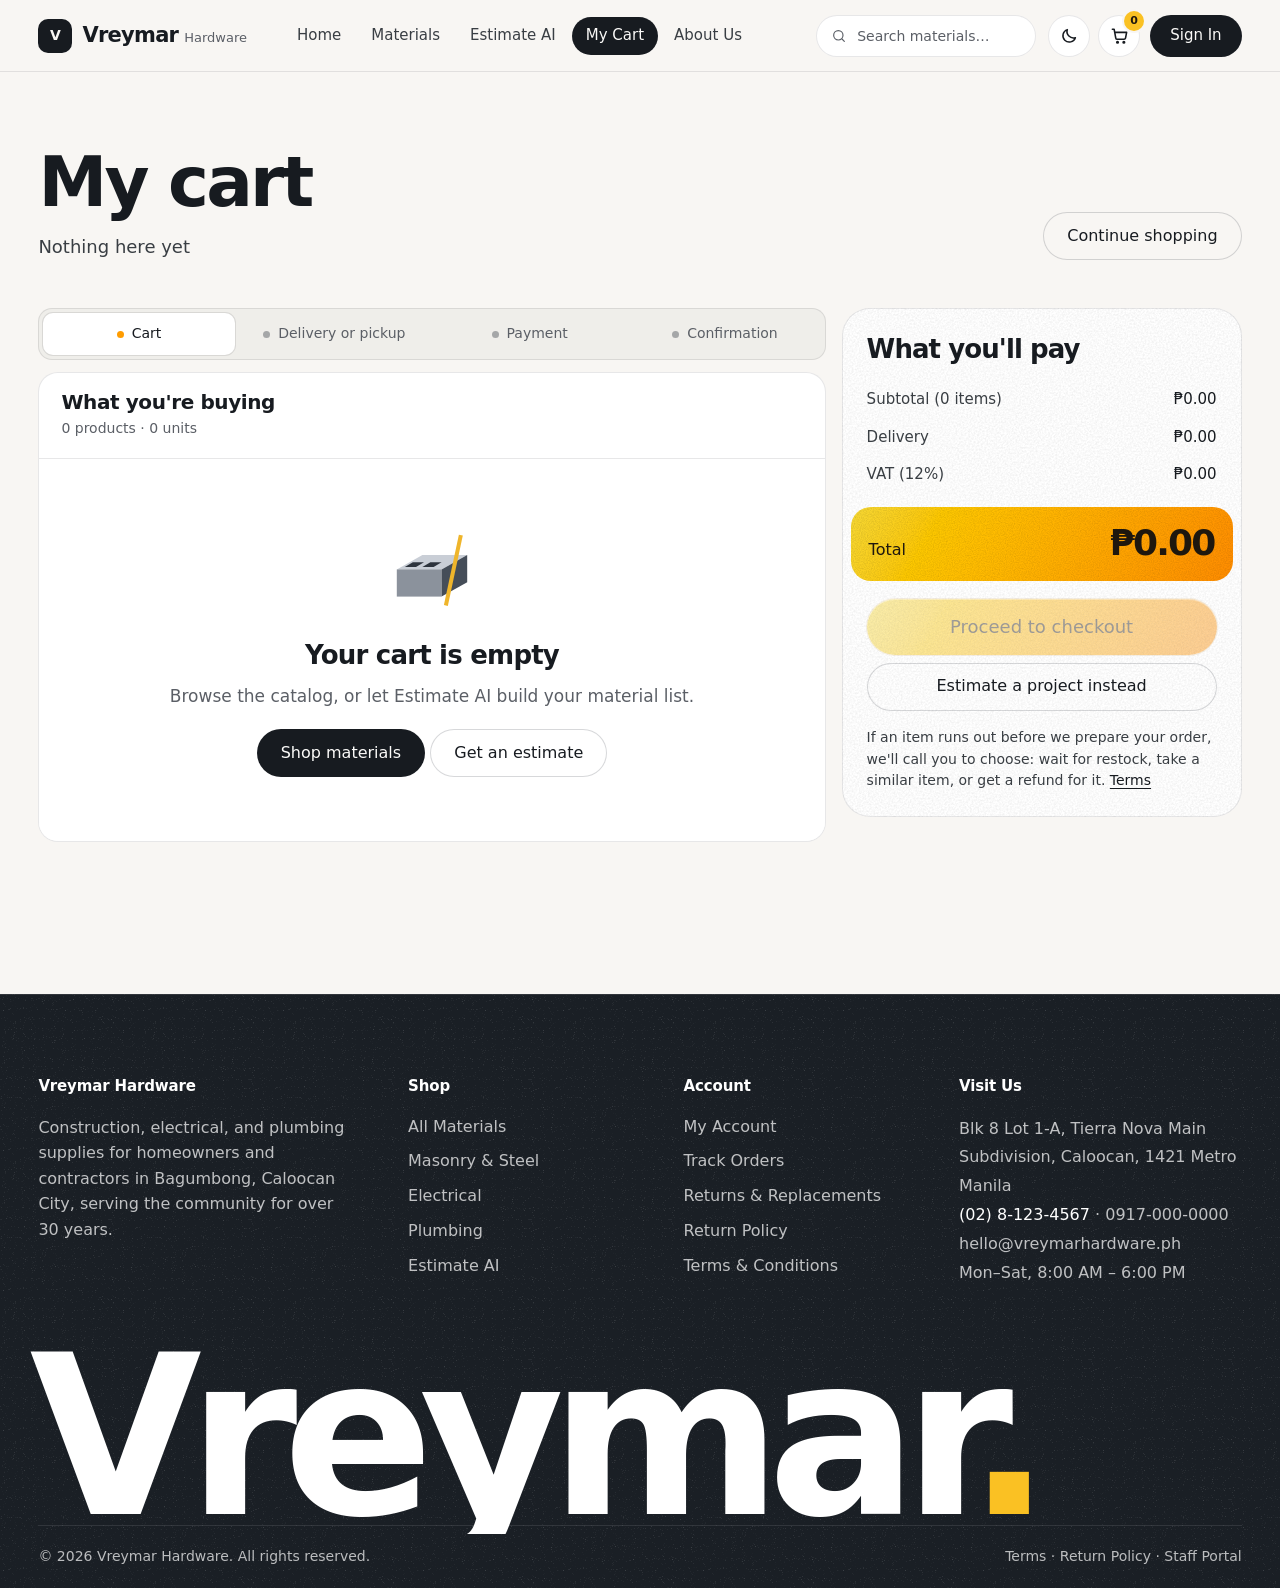
<file: cart.html>
<!DOCTYPE html>
<html lang="en">
<head>
<meta charset="UTF-8"/>
<meta name="viewport" content="width=device-width, initial-scale=1.0"/>
<title>My Cart | Vreymar Hardware</title>
<link rel="preconnect" href="https://api.fontshare.com"/>
<link rel="preconnect" href="https://cdn.fontshare.com" crossorigin/>
<link href="https://api.fontshare.com/v2/css?f[]=general-sans@400,500,600,700&display=swap" rel="stylesheet"/>
<script>try{var t=localStorage.getItem('vh-theme')||(matchMedia('(prefers-color-scheme: dark)').matches?'dark':'light');document.documentElement.dataset.theme=t}catch(e){}</script>
<link rel="stylesheet" href="assets/css/site.css"/>
<style>
.layout{display:grid;grid-template-columns:minmax(0,1fr) 400px;gap:16px;align-items:start;padding-bottom:140px}
.layout>div>.card{margin-bottom:12px!important}
/* progress: four steps on one track */
.steps{display:grid;grid-template-columns:repeat(4,1fr);gap:4px;padding:4px;margin-bottom:12px;border-radius:var(--r-md);background:var(--sunken);border:1px solid var(--line)}
.st{padding:10px 12px;border-radius:var(--r-sm);font-weight:500;font-size:14px;color:var(--muted);text-align:center;display:flex;align-items:center;justify-content:center;gap:8px}
.st::before{content:'';width:7px;height:7px;border-radius:50%;background:currentColor;opacity:.5}
.st.on{background:var(--paper);color:var(--ink);box-shadow:0 0 0 1px var(--line)}
.st.on::before{background:var(--accent-2);opacity:1}
/* line items: tile 14px inside the 20px card (6px inset) */
.ci{display:grid;grid-template-columns:76px minmax(0,1fr) auto auto 40px;gap:18px;align-items:center;padding:10px 16px 10px 10px}
.ci+.ci{border-top:1px solid var(--line)}
.ci-img{width:76px;height:76px;border-radius:var(--r-md);background:var(--tile);display:flex;align-items:center;justify-content:center;position:relative;overflow:hidden;isolation:isolate}
.ci-img .art{width:56px;height:56px}
.ci-img img{position:absolute;inset:8%;width:84%;height:84%;object-fit:contain;mix-blend-mode:multiply}
.ci-img:has(img) .art{display:none}
.ci-name{font-size:16px;font-weight:500;line-height:1.3;letter-spacing:-.01em}
.ci-meta{font-size:14px;color:var(--muted);margin-top:3px}
.ci-warn{font-size:14px;color:var(--danger);font-weight:500;margin-top:4px}
.ci-total{font-size:18px;font-weight:600;letter-spacing:-.025em;min-width:100px;text-align:right;font-variant-numeric:tabular-nums}
.ci-rm{width:40px;height:40px;border:0;border-radius:var(--r-pill);background:transparent;cursor:pointer;color:var(--muted);transition:background-color .15s,color .15s}
.ci-rm:hover{background:var(--danger-tint);color:var(--danger)}
/* two methods as big choice cards */
.methods{display:grid;grid-template-columns:1fr 1fr;gap:8px}
.method{text-align:left;border:1px solid var(--line);border-radius:var(--r-lg);background:var(--sunken);padding:18px 20px;cursor:pointer;transition:background-color .2s,border-color .2s,box-shadow .2s;position:relative}
.method:hover{border-color:var(--line-2)}
.method[aria-pressed="true"]{background:var(--paper);border-color:var(--ink);box-shadow:0 0 0 1px var(--ink)}
.method b{display:block;font-size:19px;font-weight:600;letter-spacing:-.025em;line-height:1.15}
.method span{display:block;font-size:14px;margin-top:6px;color:var(--ink-2);line-height:1.5}
.method em{font-style:normal;font-weight:600;color:var(--success)}
.promo-row{display:flex;gap:8px}
.promo-row .input{text-transform:uppercase!important;letter-spacing:.06em}
.promo-msg{font-size:15px;font-weight:500;margin-top:8px}
.summary{position:sticky;top:calc(var(--nav-h) + 16px);border-radius:var(--r-xl)}
.summary .card-body{padding:26px 24px 24px}
.summary .card-title{font-size:26px!important;letter-spacing:-.035em}
.sr{display:flex;justify-content:space-between;font-size:15px;padding:7px 0}
.sr span:first-child{color:var(--ink-2)}
.sr b{font-weight:500;font-variant-numeric:tabular-nums}
.sr .green{color:var(--success)}.sr .red{color:var(--danger)}
/* the total band: 28px card, 8px from the edge, so 20px corners */
.stotal{display:flex;justify-content:space-between;align-items:baseline;margin:14px -16px 18px;padding:18px 18px;border-radius:var(--r-lg);background:var(--accent-grad);color:var(--on-accent)}
.stotal span{font-weight:500}
.stotal b{font-size:36px;font-weight:600;letter-spacing:-.05em;line-height:1;font-variant-numeric:tabular-nums}
.free-bar{background:var(--sunken);border-radius:var(--r-md);padding:12px 14px;margin-bottom:12px;font-size:14px}
.free-bar .track{height:6px;border-radius:var(--r-pill);background:var(--hover-2);margin-top:8px;overflow:hidden}
.free-bar .fill{height:100%;border-radius:var(--r-pill);background:linear-gradient(in oklch 90deg,oklch(86% .17 96),oklch(76% .19 58));transition:width .5s var(--ease-out)}
.avail-note{font-size:14px;color:var(--ink-2);margin-top:16px;line-height:1.55}
.avail-note a{font-weight:500;color:var(--ink)}
/* checkout */
.sec{margin-bottom:30px}
.sec-t{font-size:19px;font-weight:600;letter-spacing:-.025em;margin-bottom:14px;line-height:1.2}
.cal-head{display:flex;align-items:center;justify-content:space-between;margin-bottom:10px}
.cal-nav{width:40px;height:40px;border:1px solid var(--line);border-radius:var(--r-pill);background:var(--paper);cursor:pointer;display:flex;align-items:center;justify-content:center}
.cal-nav:hover:not(:disabled){background:var(--hover)}
.cal-nav:disabled{opacity:.3;cursor:not-allowed}
.cal-month{font-size:18px;font-weight:600;letter-spacing:-.02em}
.cal{display:grid;grid-template-columns:repeat(7,1fr);gap:4px}
.cal-dow{font-size:13px;font-weight:500;color:var(--muted);text-align:center;padding:4px 0}
.cd{aspect-ratio:1;border-radius:var(--r-sm);font-size:15px;font-weight:500;display:flex;align-items:center;justify-content:center;border:0;background:none;cursor:default;color:var(--faint);position:relative;font-variant-numeric:tabular-nums}
.cd.av{background:var(--sunken);color:var(--ink);cursor:pointer;transition:background-color .15s}
.cd.av:hover{background:var(--hover-2)}
.cd.full{background:transparent;color:var(--muted);text-decoration:line-through;box-shadow:inset 0 0 0 1px var(--line-2)}
.cd.sel{background:var(--fill);color:var(--on-fill)}
.cd.today:not(.sel)::after{content:'';position:absolute;bottom:6px;width:4px;height:4px;border-radius:50%;background:var(--accent-2)}
.legend{display:flex;gap:16px;flex-wrap:wrap;margin-top:12px;font-size:13px;color:var(--ink-2)}
.legend span{display:inline-flex;align-items:center;gap:6px}
.legend i{width:12px;height:12px;border-radius:4px;display:inline-block}
.slots{display:grid;grid-template-columns:repeat(3,1fr);gap:6px;margin-top:14px}
.slot{min-height:50px;border:1px solid var(--line);border-radius:var(--r-md);background:var(--paper);cursor:pointer;font-weight:500;font-size:15px;transition:background-color .15s,border-color .15s;font-variant-numeric:tabular-nums}
.slot:hover:not(:disabled){border-color:var(--line-2);background:var(--hover)}
.slot.sel{background:var(--fill);color:var(--on-fill);border-color:transparent}
.slot:disabled{background:transparent;color:var(--muted);border-style:dashed;cursor:not-allowed;text-decoration:line-through}
.slot small{font-weight:400}
.sched{display:none;margin-top:12px;padding:12px 16px;border-radius:var(--r-md);background:var(--success-tint);color:var(--success);font-weight:500}
.sched.show{display:block}
.pm{display:grid;grid-template-columns:repeat(3,1fr);gap:8px}
.pm button{min-height:72px;border:1px solid var(--line);border-radius:var(--r-lg);background:var(--sunken);cursor:pointer;font-size:16px;font-weight:600;letter-spacing:-.01em;display:flex;flex-direction:column;align-items:center;justify-content:center;gap:2px;transition:background-color .15s,border-color .15s,box-shadow .15s}
.pm button:hover{border-color:var(--line-2)}
.pm button small{font-weight:400;font-size:13px;color:var(--muted)}
.pm button.sel{background:var(--paper);border-color:var(--ink);box-shadow:0 0 0 1px var(--ink)}
/* qr panel: 20px corner, 14px padding, so the QR's frame is 6px */
.qr-box{display:none;margin-top:8px;background:var(--sunken);border-radius:var(--r-lg);padding:14px;gap:18px;align-items:center}
.qr-box.show{display:flex}
.qr{width:140px;height:140px;flex-shrink:0;border:8px solid #fff;border-radius:var(--r-xs);background:#fff}
.proof{display:block;border:1.5px dashed var(--line-2);border-radius:var(--r-md);padding:14px;text-align:center;cursor:pointer;position:relative;background:var(--paper);font-size:15px;margin-top:12px;transition:border-color .2s,background-color .2s}
.proof:hover{border-color:var(--ink)}
.proof.has{border-style:solid;border-color:var(--success);background:var(--success-tint);color:var(--success)}
.proof input{position:absolute;inset:0;opacity:0;cursor:pointer}
.proof img{max-height:90px;margin:0 auto 6px;border-radius:var(--r-xs)}
.terms{display:flex;gap:12px;align-items:flex-start;font-size:15px;color:var(--ink-2);line-height:1.55}
.terms input{width:19px;height:19px;margin-top:2px;flex-shrink:0}
.terms a{color:var(--ink);font-weight:500}
.co-sum{background:var(--sunken);border-radius:var(--r-md);padding:14px 16px;margin-bottom:18px;font-size:15px}
.co-sum div{display:flex;justify-content:space-between;padding:3px 0;font-variant-numeric:tabular-nums}
.success{padding:4px 0}
.success h3{font-size:36px;font-weight:600;line-height:1;letter-spacing:-.045em}
.success .ref{font-size:17px;margin:12px 0 14px}
.success .ref b{font-size:22px;font-weight:600;letter-spacing:-.02em}
.success-box{background:var(--sunken);border-radius:var(--r-md);padding:4px 16px;margin:16px 0 20px;font-size:15px}
.success-box div{display:flex;justify-content:space-between;gap:16px;padding:10px 0}
.success-box div+div{border-top:1px solid var(--line)}
@media (max-width:1000px){.layout{grid-template-columns:1fr}.summary{position:static}}
@media (max-width:600px){
  .steps{grid-template-columns:repeat(2,1fr)}
  .st{padding:8px 6px;font-size:13px}
  .ci{grid-template-columns:64px minmax(0,1fr) 40px;row-gap:10px;padding:10px}
  .ci-img{width:64px;height:64px}.ci-img .art{width:46px;height:46px}
  .ci .qty-ctrl{grid-column:2;justify-self:start}.ci-total{grid-column:2/4;text-align:left}
  .ci-rm{grid-row:1;grid-column:3}
  .methods{grid-template-columns:1fr}
  .slots{grid-template-columns:1fr 1fr}.pm{grid-template-columns:1fr}
  .qr-box.show{flex-direction:column;text-align:center}
}
</style>
</head>
<body data-page="cart">

<header class="page-header"><div class="container">
  <div>
  <h1 class="page-title">My cart</h1><p class="page-sub" id="hdr-sub">0 items</p></div>
  <a class="btn btn-outline" href="materials.html">Continue shopping</a>
</div></header>

<div class="container layout">
  <div>
    <div class="steps" aria-label="Checkout progress">
      <div class="st on">Cart</div><div class="st" id="st-2">Delivery or pickup</div><div class="st" id="st-3">Payment</div><div class="st" id="st-4">Confirmation</div>
    </div>
    <section class="card" style="margin-bottom:4px" aria-labelledby="items-t">
      <div class="card-head"><div><h2 class="card-title" id="items-t">What you're buying</h2><div class="hint" id="item-count" style="margin-top:4px">0 items</div></div><button class="btn btn-sm btn-danger" id="clear-all">Clear all</button></div>
      <div id="cart-body"></div>
    </section>
    <section class="card" id="method-card" style="margin-bottom:4px" aria-labelledby="method-t"><div class="card-body">
      <h2 class="sec-t" id="method-t">How do you want it?</h2>
      <div class="methods" role="group" aria-label="Delivery method">
        <button class="method" data-method="delivery" aria-pressed="true"><b>Deliver to me</b><span>₱149 within Caloocan and nearby, <em>free over ₱5,000</em>. Pick a date and two-hour window.</span></button>
        <button class="method" data-method="pickup" aria-pressed="false"><b>Pick up at the store</b><span>Bagumbong, Caloocan, <em>always free</em>. We'll have it ready on the slot you choose.</span></button>
      </div>
    </div></section>
    <section class="card" id="promo-card" aria-labelledby="promo-t"><div class="card-body">
      <h2 class="sec-t" id="promo-t">Promo code</h2>
      <div class="promo-row"><input class="input" id="promo" placeholder="VREYMAR10" maxlength="20" aria-label="Promo code" aria-describedby="promo-msg"/><button class="btn btn-primary" id="apply-promo">Apply</button></div>
      <div class="promo-msg" id="promo-msg"></div>
      <div class="hint" style="margin-top:8px">Try VREYMAR10, NEWCUST20 or FREESHIP.</div>
    </div></section>
  </div>

  <aside class="card summary" aria-labelledby="sum-t">
    <div class="card-body">
      <h2 class="card-title" id="sum-t" style="font-size:34px;margin-bottom:16px">What you'll pay</h2>
      <div class="free-bar" id="free-bar"></div>
      <div class="sr"><span>Subtotal (<span id="s-count">0</span> items)</span><b id="s-sub">₱0.00</b></div>
      <div class="sr" id="s-promo-row" style="display:none"><span>Promo <span id="s-promo-l"></span></span><b class="red" id="s-promo">-₱0.00</b></div>
      <div class="sr"><span id="s-fee-l">Delivery</span><b id="s-fee">₱0.00</b></div>
      <div class="sr"><span>VAT (12%)</span><b id="s-vat">₱0.00</b></div>
      <div class="stotal"><span>Total</span><b id="s-total">₱0.00</b></div>
      <button class="btn btn-accent btn-block" id="checkout" style="min-height:56px;font-size:18px">Proceed to checkout</button>
      <a class="btn btn-outline btn-block" href="estimate.html" style="margin-top:8px">Estimate a project instead</a>
      <p class="avail-note">If an item runs out before we prepare your order, we'll call you to choose: wait for restock, take a similar item, or get a refund for it. <a href="about.html#terms">Terms</a></p>
    </div>
  </aside>
</div>

<!-- CHECKOUT -->
<div class="modal-overlay" id="co-modal" role="dialog" aria-modal="true" aria-labelledby="co-title" data-static="1">
  <div class="modal" style="width:680px">
    <div class="modal-head"><div><div class="modal-title" id="co-title">Checkout</div><div class="modal-sub" id="co-sub"></div></div><button class="modal-x" id="co-x" aria-label="Close">✕</button></div>
    <div class="modal-body">
      <div id="co-form">
        <div class="alert error" id="co-alert" role="alert"></div>
        <div class="sec"><h3 class="sec-t">Your details</h3>
          <div class="grid-2">
            <div class="field"><label class="label" for="co-name">Full name</label><input class="input" id="co-name" autocomplete="name"/></div>
            <div class="field"><label class="label" for="co-phone">Mobile number</label><input class="input" id="co-phone" type="tel" placeholder="09XX XXX XXXX" autocomplete="tel"/></div>
            <div class="field full"><label class="label" for="co-email">Email for your receipt</label><input class="input" id="co-email" type="email" autocomplete="email"/></div>
          </div>
          <div class="grid-2" id="addr-block">
            <div class="field full"><label class="label" for="co-addr">Street address</label><input class="input" id="co-addr" placeholder="House no., street, barangay" autocomplete="street-address"/></div>
            <div class="field"><label class="label" for="co-city">City or municipality</label><input class="input" id="co-city" placeholder="Caloocan City"/></div>
            <div class="field"><label class="label" for="co-prov">Province</label><input class="input" id="co-prov" placeholder="Metro Manila"/></div>
          </div>
          <div class="field" style="margin:0"><label class="label" for="co-notes" id="co-notes-l">Notes for the rider (optional)</label><textarea class="textarea" id="co-notes" style="min-height:64px" placeholder="Landmarks, gate instructions…"></textarea></div>
        </div>

        <div class="sec"><h3 class="sec-t" id="sched-t">When should we deliver?</h3>
          <div class="alert info" id="bulk-note"></div>
          <div class="cal-head"><button class="cal-nav" id="cal-prev" aria-label="Previous month"><span class="chev" style="transform:rotate(90deg)"></span></button><div class="cal-month" id="cal-month"></div><button class="cal-nav" id="cal-next" aria-label="Next month"><span class="chev" style="transform:rotate(-90deg)"></span></button></div>
          <div class="cal" id="cal"></div>
          <div class="legend"><span><i style="background:var(--sunken);box-shadow:inset 0 0 0 1px var(--line-2)"></i>Open</span><span><i style="box-shadow:inset 0 0 0 1px var(--line-2)"></i>Fully booked</span><span><i style="background:var(--fill)"></i>Your choice</span><span>Closed Sundays</span></div>
          <div class="slots" id="slots" style="display:none"></div>
          <div class="sched" id="sched"></div>
        </div>

        <div class="sec"><h3 class="sec-t">Payment</h3>
          <div class="pm" id="pm">
            <button class="sel" data-pm="cod"><span id="cod-l">Cash on delivery</span><small id="cod-s">Pay the rider</small></button>
            <button data-pm="gcash">GCash<small>Scan, then upload proof</small></button>
            <button data-pm="maya">Maya<small>Scan, then upload proof</small></button>
          </div>
          <div class="qr-box" id="qr-box">
            <svg class="qr" id="qr" viewBox="0 0 29 29" shape-rendering="crispEdges" role="img" aria-label="Sample payment QR code"></svg>
            <div style="flex:1;min-width:0">
              <div style="font-weight:600;font-size:20px;letter-spacing:-.02em" id="qr-title">Scan to pay with GCash</div>
              <div style="margin:4px 0 2px;font-size:15px">Account name: <b>Vreymar Hardware</b> · Amount: <b id="qr-amt"></b></div>
              <div class="hint" style="color:var(--warn)">Demo QR for this prototype. Replace with the store's real QR before going live.</div>
              <label class="proof" id="proof"><input type="file" id="proof-in" accept="image/*" aria-describedby="proof-t"/><span id="proof-t">Upload your payment screenshot (required)</span></label>
            </div>
          </div>
        </div>

        <div class="sec" style="margin-bottom:4px">
          <div class="co-sum" id="co-sum"></div>
          <label class="terms"><input type="checkbox" id="co-terms"/><span>I agree to the <a href="about.html#terms" target="_blank">Terms & Conditions</a>, including what happens if an item becomes unavailable, and the <a href="about.html#policy" target="_blank">Return & Replacement Policy</a>.</span></label>
        </div>
      </div>
      <div id="co-done" style="display:none"></div>
    </div>
    <div class="modal-foot" id="co-foot"><button class="btn btn-outline" id="co-cancel">Cancel</button><button class="btn btn-accent" id="place">Place order</button></div>
  </div>
</div>

<script src="assets/js/store.js"></script>
<script src="assets/js/photos.js"></script>
<script src="assets/js/art.js"></script>
<script src="assets/js/site.js"></script>
<script>
(function(){
  const {Cart, Catalog, Orders, Auth, RULES, PROMOS, TIME_SLOTS, PAY_LABEL, peso, esc, fmtLongDate} = VH;
  const $ = id => document.getElementById(id);
  let promo = sessionStorage.getItem('vh_promo') || '';
  let method = sessionStorage.getItem('vh_method') || 'delivery';
  let pay = 'cod', proof = null, selDate = null, selSlot = null, calY, calM;
  const pickup = () => method === 'pickup';
  const totals = () => Cart.totals(promo, method);

  /* render(false) refreshes counts and totals only; the item rows stay put, so a click on − / + is never lost */
  function render(rows){
    if(rows===false) return renderSummary();
    const t = totals();
    const n = t.lines.reduce((a,l)=>a+l.qty,0);
    $('hdr-sub').textContent = n ? n+' item'+(n!==1?'s':'')+' ready to order' : 'Nothing here yet';
    $('item-count').textContent = t.lines.length+' product'+(t.lines.length!==1?'s':'')+' · '+n+' units';
    $('clear-all').style.display = t.lines.length?'':'none';
    $('promo-card').style.display = $('method-card').style.display = t.lines.length?'':'none';
    document.querySelectorAll('.method').forEach(b=>b.setAttribute('aria-pressed', b.dataset.method===method));
    if(!t.lines.length){
      $('cart-body').innerHTML = `<div class="empty" style="background:var(--paper)"><div class="empty-icon">${Art.cat(9)}</div><div class="empty-title">Your cart is empty</div><p style="margin-bottom:20px;font-size:17px">Browse the catalog, or let Estimate AI build your material list.</p><a class="btn btn-primary" href="materials.html">Shop materials</a> <a class="btn btn-outline" href="estimate.html">Get an estimate</a></div>`;
    } else {
      $('cart-body').innerHTML = t.lines.map(l=>`<div class="ci">
          <div class="ci-img" data-tile="${UI.tileOf(l.catId)}">${Art.cat(l.catId)}</div>
          <div><div class="ci-name">${esc(l.name)}</div><div class="ci-meta">${esc(l.sku)} · ${peso(l.price)} / ${esc(l.unit)}</div>
            ${l.stock<=0?'<div class="ci-warn">Now out of stock. Please remove</div>':l.qty>=l.stock?`<div class="ci-warn" style="color:var(--warn)">That's all we have: ${l.stock}</div>`:''}</div>
          <div class="qty-ctrl"><button class="qty-btn" data-q="${l.id}" data-d="-1" aria-label="Decrease">−</button><input class="qty-num" data-set="${l.id}" type="number" min="1" value="${l.qty}" aria-label="Quantity of ${esc(l.name)}"/><button class="qty-btn" data-q="${l.id}" data-d="1" aria-label="Increase">+</button></div>
          <div class="ci-total" data-lt="${l.id}">${peso(l.line)}</div>
          <button class="ci-rm" data-rm="${l.id}" aria-label="Remove ${esc(l.name)}">✕</button>
        </div>`).join('');
    }
    renderSummary();
  }
  function renderSummary(){
    const t = totals();
    const n = t.lines.reduce((a,l)=>a+l.qty,0);
    $('hdr-sub').textContent = n ? n+' item'+(n!==1?'s':'')+' ready to order' : 'Nothing here yet';
    $('item-count').textContent = t.lines.length+' product'+(t.lines.length!==1?'s':'')+' · '+n+' units';
    $('s-count').textContent = n;
    $('s-sub').textContent = peso(t.subtotal);
    $('s-promo-row').style.display = t.promo?'flex':'none';
    $('s-promo-l').textContent = t.promo?'('+promo+')':'';
    $('s-promo').textContent = '-'+peso(t.discount);
    $('s-fee-l').textContent = pickup() ? 'Store pickup' : 'Delivery';
    $('s-fee').innerHTML = !t.lines.length ? peso(0) : t.fee===0 ? '<span class="green">Free</span>' : peso(t.fee);
    $('s-vat').textContent = peso(t.vat);
    $('s-total').textContent = peso(t.total);
    $('checkout').disabled = !t.lines.length;
    const left = RULES.FREE_DELIVERY_MIN - t.subtotal;
    $('free-bar').style.display = t.lines.length && !pickup() ? '' : 'none';
    $('free-bar').innerHTML = left>0 ? `Add <b>${peso(left)}</b> more for free delivery.<div class="track"><div class="fill" style="width:${Math.min(100,t.subtotal/RULES.FREE_DELIVERY_MIN*100)}%"></div></div>` : 'Your order ships free.<div class="track"><div class="fill" style="width:100%"></div></div>';
    if(promo) $('promo').value = promo;
  }

  document.querySelector('.methods').addEventListener('click', e=>{ const b=e.target.closest('[data-method]'); if(!b) return; method=b.dataset.method; sessionStorage.setItem('vh_method',method); render(); });
  $('cart-body').addEventListener('click', e=>{
    const q = e.target.closest('[data-q]');
    if(q){ const id=+q.dataset.q; const it=Cart.items().find(c=>c.id===id); const p=Catalog.product(id); if(!it) return;
      const inp=$('cart-body').querySelector(`[data-set="${id}"]`); const typed=Math.floor(+inp.value);
      const nv = (typed>0 ? typed : it.qty) + (+q.dataset.d);
      if(nv>p.stock){ UI.toast('Only '+p.stock+' '+p.unit+' available.','warn'); return; }
      if(nv<1) return; Cart.set(id,nv); render(); UI.flash($('s-total').parentElement); return; }
    const rm = e.target.closest('[data-rm]'); if(rm){ const row=rm.closest('.ci'); row.classList.add('row-out'); setTimeout(()=>{ Cart.remove(+rm.dataset.rm); render(); UI.flash($('s-total').parentElement); UI.toast('Item removed.'); }, 200); }
  });
  // typing and leaving the box update the line in place (no row rebuild)
  function applyTyped(s, final){
    const id=+s.dataset.set, p=Catalog.product(id), it=Cart.items().find(c=>c.id===id); if(!p||!it) return;
    let v=Math.floor(+s.value);
    if(!(v>0)){ if(final) s.value=it.qty; return; }
    if(v>p.stock){ v=p.stock; if(final){ UI.toast('Only '+p.stock+' '+p.unit+' available.','warn'); s.value=v; } }
    Cart.set(id,v);
    const lt=$('cart-body').querySelector(`[data-lt="${id}"]`); if(lt) lt.textContent=peso(p.price*v);
    render(false);
  }
  $('cart-body').addEventListener('input', e=>{ const s=e.target.closest('[data-set]'); if(s) applyTyped(s,false); });
  $('cart-body').addEventListener('change', e=>{ const s=e.target.closest('[data-set]'); if(s){ applyTyped(s,true); UI.flash($('s-total').parentElement); } });
  $('cart-body').addEventListener('keydown', e=>{ if(e.key==='Enter' && e.target.matches('[data-set]')) e.target.blur(); });
  $('clear-all').onclick = ()=>{ if(confirm('Remove all items from your cart?')){ Cart.clear(); render(); } };
  $('apply-promo').onclick = ()=>{
    const code = $('promo').value.trim().toUpperCase(); const msg=$('promo-msg');
    if(!code){ promo=''; sessionStorage.removeItem('vh_promo'); msg.textContent=''; render(); return; }
    if(PROMOS[code]){ promo=code; sessionStorage.setItem('vh_promo',code); msg.textContent=PROMOS[code].label+' applied.'; msg.style.color='var(--success)'; }
    else { promo=''; sessionStorage.removeItem('vh_promo'); msg.textContent='That code is invalid or expired.'; msg.style.color='var(--danger)'; }
    render();
  };
  $('promo').addEventListener('keydown', e=>{ if(e.key==='Enter') $('apply-promo').click(); });

  /* ---- checkout ---- */
  const ymd = d => d.getFullYear()+'-'+String(d.getMonth()+1).padStart(2,'0')+'-'+String(d.getDate()).padStart(2,'0');
  function leadDays(){ return totals().subtotal >= RULES.BULK_MIN ? RULES.BULK_LEAD_DAYS : 1; }
  function earliest(){ const d=new Date(); d.setHours(0,0,0,0); d.setDate(d.getDate()+leadDays()); return d; }
  function steps(n){ ['st-2','st-3','st-4'].forEach((id,i)=>$(id).classList.toggle('on', i+2<=n)); }

  $('checkout').onclick = ()=>{
    const user = Auth.current();
    if(!user){ UI.toast('Sign in to check out. Your cart will be waiting.','warn'); setTimeout(()=>location.href='login.html?next=cart.html',800); return; }
    const t = totals();
    const bad = t.lines.find(l=>l.qty>l.stock);
    if(bad){ UI.toast(bad.name+' exceeds available stock ('+bad.stock+').','danger'); return; }
    $('co-form').style.display='block'; $('co-done').style.display='none'; $('co-foot').style.display='flex';
    $('co-title').textContent = pickup() ? 'Checkout · store pickup' : 'Checkout · delivery';
    $('co-sub').textContent = pickup() ? 'Your details, pickup time and payment' : 'Your details, delivery slot and payment';
    $('addr-block').style.display = pickup() ? 'none' : '';
    $('co-notes-l').textContent = pickup() ? 'Notes for the counter (optional)' : 'Notes for the rider (optional)';
    $('co-notes').placeholder = pickup() ? 'Who will pick it up, vehicle type…' : 'Landmarks, gate instructions…';
    $('sched-t').textContent = pickup() ? 'When will you pick it up?' : 'When should we deliver?';
    $('cod-l').textContent = pickup() ? 'Pay at pickup' : 'Cash on delivery';
    $('cod-s').textContent = pickup() ? 'Cash at the counter' : 'Pay the rider';
    $('co-name').value = Auth.fullName(user); $('co-phone').value = user.contact||''; $('co-email').value = user.email||'';
    $('co-addr').value = user.address||''; $('co-city').value = user.city||''; $('co-prov').value = user.province||'';
    $('co-alert').classList.remove('show'); $('co-terms').checked=false;
    selDate=null; selSlot=null; $('slots').style.display='none'; $('sched').classList.remove('show');
    const e = earliest(); calY=e.getFullYear(); calM=e.getMonth();
    const lead = leadDays();
    $('bulk-note').classList.toggle('show', lead>1);
    $('bulk-note').textContent = lead>1 ? 'Bulk order of ₱'+RULES.BULK_MIN.toLocaleString()+' or more: choose a date at least '+lead+' days ahead so we can reserve your materials.' : '';
    renderCal(); setPay('cod'); renderCoSum(); steps(2);
    UI.openModal('co-modal');
  };
  function closeCo(){ UI.closeModal('co-modal'); steps(1); render(); }
  $('co-x').onclick = closeCo; $('co-cancel').onclick = closeCo;

  function renderCal(){
    const months=['January','February','March','April','May','June','July','August','September','October','November','December'];
    $('cal-month').textContent = months[calM]+' '+calY;
    const e = earliest(); const max = new Date(); max.setDate(max.getDate()+60);
    $('cal-prev').disabled = new Date(calY,calM,1) <= new Date(e.getFullYear(),e.getMonth(),1);
    $('cal-next').disabled = new Date(calY,calM+1,1) > max;
    const today = new Date(); today.setHours(0,0,0,0);
    let h = ['Sun','Mon','Tue','Wed','Thu','Fri','Sat'].map(d=>`<div class="cal-dow">${d}</div>`).join('');
    const first = new Date(calY,calM,1).getDay(), days = new Date(calY,calM+1,0).getDate();
    for(let i=0;i<first;i++) h+='<div></div>';
    for(let d=1; d<=days; d++){
      const dt = new Date(calY,calM,d); const key = ymd(dt);
      const closed = dt.getDay()===0, early = dt < e, late = dt > max;
      const full = !closed && !early && !late && !pickup() && Orders.isDateFull(key);
      let cls='cd', title='';
      if(closed){ title='Closed on Sundays'; } else if(early){ title= dt<today?'Past date':'Earliest date is '+VH.fmtDate(e); } else if(late){ title='Bookings open up to 60 days ahead'; }
      else if(full){ cls+=' full'; title='Fully booked'; } else cls+=' av';
      if(dt.getTime()===today.getTime()) cls+=' today';
      if(selDate===key) cls+=' sel';
      h+=`<button type="button" class="${cls}" ${cls.includes('av')?`data-date="${key}"`:'disabled'} title="${title}" aria-label="${fmtLongDate(dt)}${title?': '+title:''}"${selDate===key?' aria-pressed="true"':''}>${d}</button>`;
    }
    $('cal').innerHTML = h;
  }
  $('cal-prev').onclick=()=>{ calM--; if(calM<0){calM=11;calY--;} renderCal(); };
  $('cal-next').onclick=()=>{ calM++; if(calM>11){calM=0;calY++;} renderCal(); };
  $('cal').addEventListener('click', e=>{ const b=e.target.closest('[data-date]'); if(!b) return; selDate=b.dataset.date; selSlot=null; renderCal(); renderSlots(); updSched(); });
  function renderSlots(){
    $('slots').style.display='grid';
    $('slots').innerHTML = TIME_SLOTS.map(s=>{ const full=!pickup() && Orders.isSlotFull(selDate,s); return `<button type="button" class="slot${selSlot===s?' sel':''}" data-slot="${s}" ${full?'disabled':''}>${s}${full?'<br><small>Fully booked</small>':''}</button>`; }).join('');
  }
  $('slots').addEventListener('click', e=>{ const b=e.target.closest('[data-slot]'); if(!b) return; selSlot=b.dataset.slot; renderSlots(); updSched(); steps(3); });
  function updSched(){ const el=$('sched'); if(selDate&&selSlot){ el.textContent=(pickup()?'Pickup: ':'Delivery: ')+fmtLongDate(selDate+'T00:00:00')+' · '+selSlot; el.classList.add('show'); } else el.classList.remove('show'); }

  function setPay(m){
    pay=m; proof=null;
    document.querySelectorAll('#pm button').forEach(b=>b.classList.toggle('sel',b.dataset.pm===m));
    $('qr-box').classList.toggle('show', m!=='cod');
    $('proof').classList.remove('has'); $('proof-t').textContent='Upload your payment screenshot (required)'; $('proof-in').value='';
    if(m!=='cod'){ $('qr-title').textContent='Scan to pay with '+PAY_LABEL[m]; $('qr-amt').textContent=peso(totals().total); drawQR(m); }
  }
  $('pm').addEventListener('click', e=>{ const b=e.target.closest('[data-pm]'); if(b) setPay(b.dataset.pm); });
  function drawQR(seedStr){
    let s=0; for(const ch of seedStr+'VREYMAR') s=(s*31+ch.charCodeAt(0))>>>0;
    const rnd=()=>(s=(s*1103515245+12345)>>>0)/4294967296;
    const N=29; let r='<rect width="29" height="29" fill="#fff"/>';
    const finder=(x,y)=>`<rect x="${x}" y="${y}" width="7" height="7" fill="#111"/><rect x="${x+1}" y="${y+1}" width="5" height="5" fill="#fff"/><rect x="${x+2}" y="${y+2}" width="3" height="3" fill="#111"/>`;
    for(let y=0;y<N;y++) for(let x=0;x<N;x++){ const inF=(x<8&&y<8)||(x>20&&y<8)||(x<8&&y>20); if(!inF && rnd()>.52) r+=`<rect x="${x}" y="${y}" width="1" height="1" fill="#111"/>`; }
    $('qr').innerHTML = r+finder(0,0)+finder(22,0)+finder(0,22)+`<rect x="11" y="11" width="7" height="7" fill="#fff"/><text x="14.5" y="16.3" font-size="4.6" text-anchor="middle" font-family="Arial" font-weight="900" fill="${seedStr==='gcash'?'#007DFE':'#0B8F4C'}">${seedStr==='gcash'?'G':'M'}</text>`;
  }
  $('proof-in').onchange = e=>{
    const f = e.target.files[0]; if(!f) return;
    if(!f.type.startsWith('image/')){ UI.toast('Please upload an image file.','danger'); return; }
    const img = new Image(); const url = URL.createObjectURL(f);
    img.onload = ()=>{
      const sc = Math.min(1, 800/Math.max(img.width,img.height));
      const c = document.createElement('canvas'); c.width=img.width*sc; c.height=img.height*sc;
      c.getContext('2d').drawImage(img,0,0,c.width,c.height);
      proof = {name:f.name, data:c.toDataURL('image/jpeg',.7)};
      $('proof').classList.add('has'); $('proof-t').innerHTML=`<img src="${proof.data}" alt="Your payment screenshot"/>${esc(f.name)} (tap to replace)`;
      URL.revokeObjectURL(url);
    };
    img.onerror = ()=>UI.toast('Could not read that image.','danger');
    img.src = url;
  };
  function renderCoSum(){
    const t = totals();
    $('co-sum').innerHTML = `<div><span>${t.lines.length} products</span><b>${peso(t.subtotal)}</b></div>`+
      (t.discount?`<div><span>Promo ${esc(promo)}</span><b style="color:var(--danger)">-${peso(t.discount)}</b></div>`:'')+
      `<div><span>${pickup()?'Store pickup':'Delivery'}</span><b>${t.fee?peso(t.fee):'Free'}</b></div><div><span>VAT (12%)</span><b>${peso(t.vat)}</b></div>`+
      `<div style="margin-top:6px"><b>Total to pay</b><b style="font-family:var(--font-head);font-size:28px">${peso(t.total)}</b></div>`;
  }

  $('place').onclick = e=>UI.busy(e.currentTarget, placeOrder, 600);
  function placeOrder(){
    const al = $('co-alert'); const fail = (m,el)=>{ al.textContent=m; al.classList.add('show'); if(el){ el.classList.add('error'); el.focus(); } else al.scrollIntoView({behavior:'smooth',block:'center'}); };
    al.classList.remove('show');
    const name=$('co-name').value.trim(), phone=$('co-phone').value.replace(/[\s-]/g,''), email=$('co-email').value.trim(), addr=$('co-addr').value.trim(), city=$('co-city').value.trim(), prov=$('co-prov').value.trim();
    document.querySelectorAll('#co-form .input').forEach(i=>i.classList.remove('error'));
    if(!name) return fail('Please enter your full name.', $('co-name'));
    if(!/^(09|\+639)\d{9}$/.test(phone)) return fail('Enter a valid PH mobile number (09XXXXXXXXX).', $('co-phone'));
    if(!/^\S+@\S+\.\S+$/.test(email)) return fail('Enter an email so we can send your receipt.', $('co-email'));
    if(!pickup() && !addr) return fail('Enter your street address.', $('co-addr'));
    if(!pickup() && !city) return fail('Enter your city or municipality.', $('co-city'));
    if(!selDate) return fail('Choose a date on the calendar.');
    if(!selSlot) return fail('Choose a time window.');
    if(pay!=='cod' && !proof) return fail('Upload your '+PAY_LABEL[pay]+' payment screenshot.');
    if(!$('co-terms').checked) return fail('Please agree to the Terms & Conditions and the Return & Replacement Policy.');
    const user = Auth.current();
    const r = Orders.place({ name, phone, email, method, address:[addr,city,prov].filter(Boolean).join(', '), notes:$('co-notes').value.trim(),
      pay: pay==='cod' && pickup() ? 'cop' : pay, proof, promoCode:promo, schedule:{date:selDate, slot:selSlot} });
    if(!r.ok) return fail(r.msg);
    if(!pickup() && !user.address) Auth.update(user.id,{address:addr,city,province:prov});
    sessionStorage.removeItem('vh_promo'); promo='';
    const o = r.order;
    $('co-form').style.display='none'; $('co-foot').style.display='none'; $('co-done').style.display='block';
    $('co-title').textContent='Order placed'; $('co-sub').textContent='We\'ll confirm it shortly'; steps(4);
    $('co-done').innerHTML = `<div class="success"><h3>Thank you, ${esc(name.split(' ')[0])}.</h3>
      <div class="ref">Order reference <b>${o.ref}</b></div>
      <p style="font-size:17px;max-width:520px">Your order is pending confirmation. ${o.pay==='cod'?'Please prepare the exact amount for the rider.':o.pay==='cop'?'Pay at the counter when you pick up.':'Our staff will check your payment screenshot.'} Track every step in My orders.</p>
      <div class="success-box">
        <div><span>${pickup()?'Pickup':'Delivery'}</span><b>${fmtLongDate(selDate+'T00:00:00')} · ${selSlot}</b></div>
        <div><span>${pickup()?'Where':'Address'}</span><b style="text-align:right">${esc(o.address)}</b></div>
        <div><span>Payment</span><b>${PAY_LABEL[o.pay]}</b></div>
        <div><span>Total</span><b style="font-family:var(--font-head);font-size:26px">${peso(o.total)}</b></div>
      </div>
      <div style="display:flex;gap:8px;flex-wrap:wrap"><a class="btn btn-primary" href="account.html#orders">Track my order</a><a class="btn btn-outline" href="materials.html">Keep shopping</a></div></div>`;
    render();
  }

  render();
})();
</script>
</body>
</html>
</file>
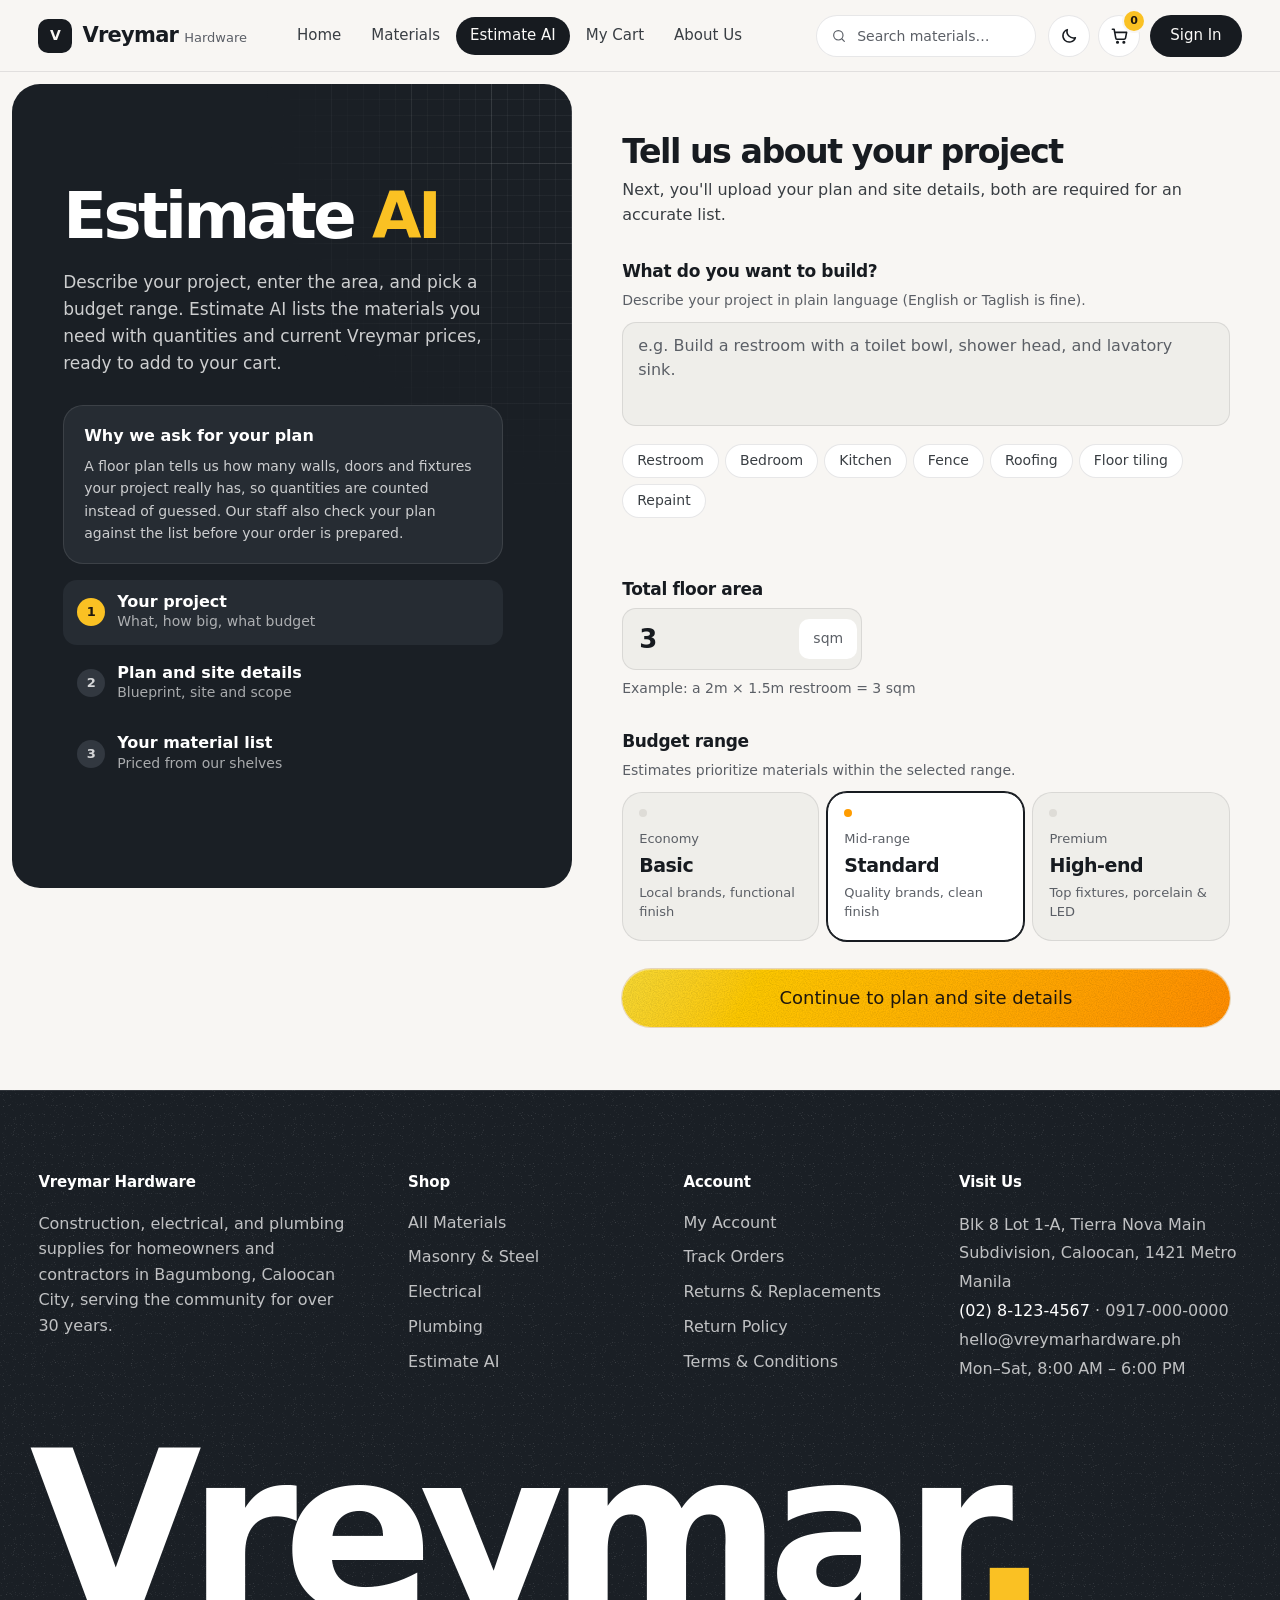
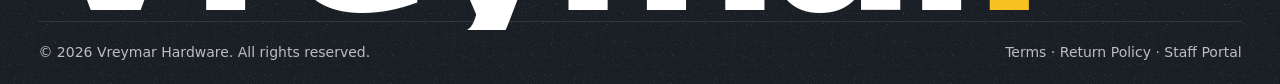
<file: estimate.html>
<!DOCTYPE html>
<html lang="en">
<head>
<meta charset="UTF-8"/>
<meta name="viewport" content="width=device-width, initial-scale=1.0"/>
<title>Estimate AI | Vreymar Hardware</title>
<link rel="preconnect" href="https://api.fontshare.com"/>
<link rel="preconnect" href="https://cdn.fontshare.com" crossorigin/>
<link href="https://api.fontshare.com/v2/css?f[]=general-sans@400,500,600,700&display=swap" rel="stylesheet"/>
<script>try{var t=localStorage.getItem('vh-theme')||(matchMedia('(prefers-color-scheme: dark)').matches?'dark':'light');document.documentElement.dataset.theme=t}catch(e){}</script>
<link rel="stylesheet" href="assets/css/site.css"/>
<style>
/* ── INPUT: the method on a dark inset panel, the form on the ground ── */
.est{margin-top:var(--nav-h);display:grid;grid-template-columns:minmax(0,.9fr) minmax(0,1.1fr);gap:12px;padding:12px;min-height:calc(100vh - var(--nav-h));min-height:calc(100dvh - var(--nav-h))}
.est-left{position:sticky;top:calc(var(--nav-h) + 12px);align-self:start;min-height:calc(100dvh - var(--nav-h) - 24px);background:var(--field);color:#fff;border-radius:var(--r-xl);padding:clamp(32px,4vw,56px);display:flex;flex-direction:column;justify-content:center}
.est-eyebrow,.est-bar{display:none}
.est-title{font-size:clamp(44px,5vw,80px);font-weight:600;color:#fff;line-height:.95;letter-spacing:-.055em;margin-bottom:22px}
.est-title span{color:var(--accent)}
.est-desc{font-size:17px;color:oklch(100% 0 0 / .78);line-height:1.6;max-width:440px;margin-bottom:28px}
/* note: 20px tile inside the 28px panel */
.est-note{background:var(--field-2);border:1px solid var(--line-on-field);border-radius:var(--r-lg);padding:18px 20px;max-width:440px}
.est-note b{display:block;font-size:16px;font-weight:600;color:#fff;margin-bottom:6px}
.est-note p{font-size:14px;color:oklch(100% 0 0 / .76);line-height:1.6}
.wiz-steps{list-style:none;margin-top:16px;display:grid;gap:6px;max-width:440px}
.wiz-steps li{display:grid;grid-template-columns:28px 1fr;column-gap:12px;align-items:center;padding:12px 14px;border-radius:var(--r-md);color:oklch(100% 0 0 / .62);counter-increment:ws;transition:background-color .3s var(--ease)}
.wiz-steps li::before{content:counter(ws);grid-row:span 2;width:28px;height:28px;border-radius:var(--r-pill);display:flex;align-items:center;justify-content:center;font-size:13px;font-weight:600;background:var(--field-3);color:oklch(100% 0 0 / .8)}
.wiz-steps li b{display:block;font-size:16px;font-weight:600;color:#fff;line-height:1.2}
.wiz-steps li span{font-size:14px}
.wiz-steps li.on{background:var(--field-2)}
.wiz-steps li.on::before{background:var(--accent);color:var(--on-accent)}
.wiz-steps li.done::before{content:'';background:var(--success) url("data:image/svg+xml,%3Csvg xmlns='http://www.w3.org/2000/svg' viewBox='0 0 24 24' fill='none' stroke='white' stroke-width='2.4' stroke-linecap='round' stroke-linejoin='round'%3E%3Cpath d='M5 12.5l4.5 4.5L19 7.5'/%3E%3C/svg%3E") center/16px no-repeat}
.wiz-steps{counter-reset:ws}
.est-right{padding:clamp(32px,4vw,56px) clamp(16px,3vw,48px);display:flex;flex-direction:column;justify-content:center;max-width:760px}
.form-title{font-size:clamp(28px,2.6vw,38px);font-weight:600;letter-spacing:-.045em;line-height:1.05;color:var(--ink);margin-bottom:8px}
.form-sub{font-size:16px;color:var(--ink-2);margin-bottom:30px}
.fg{margin-bottom:28px}
.fl{display:block;font-size:17px;font-weight:600;letter-spacing:-.02em;color:var(--ink);margin-bottom:6px}
.fsub{font-size:14px;color:var(--muted);margin-bottom:10px}
.opt{font-size:13px;font-weight:400;letter-spacing:0;color:var(--muted);margin-left:6px}
.prompt{min-height:104px;resize:none}
.suggest{display:flex;gap:6px;flex-wrap:wrap;margin-top:10px}
.suggest button{height:34px;padding:0 14px;border:1px solid var(--line);border-radius:var(--r-pill);background:var(--paper);font-size:14px;font-weight:500;color:var(--ink-2);cursor:pointer;transition:background-color .15s,color .15s,border-color .15s}
.suggest button:hover{background:var(--fill);color:var(--on-fill);border-color:transparent}
.detected{font-size:14px;color:var(--muted);margin-top:10px;min-height:20px}
.detected b{color:var(--ink);font-weight:600}
/* area field: 14px outer, 4px inset, so the unit chip is 10px */
.sqm{display:flex;align-items:center;max-width:240px;padding:4px;border-radius:var(--r-md);background:var(--sunken);border:1px solid var(--line);transition:border-color .2s,box-shadow .2s}
.sqm:focus-within{border-color:var(--ink);box-shadow:0 0 0 4px var(--line)}
.sqm input{flex:1;min-width:0;padding:6px 12px;border:0;background:transparent;font-size:26px;font-weight:600;letter-spacing:-.04em;color:var(--ink);outline:none;font-variant-numeric:tabular-nums}
.sqm span{padding:0 14px;height:40px;display:flex;align-items:center;border-radius:var(--r-sm);background:var(--paper);font-size:14px;font-weight:500;color:var(--muted)}
.budget{display:grid;grid-template-columns:repeat(3,1fr);gap:8px}
.bud{border:1px solid var(--line);border-radius:var(--r-lg);padding:16px 16px 18px;cursor:pointer;background:var(--sunken);text-align:left;font-family:inherit;transition:border-color .15s,background-color .15s,box-shadow .15s}
.bud:hover{border-color:var(--line-2)}
.bud.on{background:var(--paper);border-color:var(--ink);box-shadow:0 0 0 1px var(--ink)}
.bud .dot{display:block;width:8px;height:8px;border-radius:50%;background:var(--hover-2);margin-bottom:12px;transition:background-color .2s}
.bud.on .dot{background:var(--accent-2)}
.bud .tier{font-size:13px;font-weight:500;color:var(--muted)}
.bud .nm{font-size:19px;font-weight:600;letter-spacing:-.025em;color:var(--ink);margin:2px 0 4px}
.bud .ds{font-size:13px;color:var(--muted);line-height:1.45}
.back-btn{display:inline-flex;align-items:center;gap:6px;height:36px;padding:0 14px 0 8px;border:1px solid var(--line);border-radius:var(--r-pill);background:var(--paper);font-weight:500;font-size:14px;cursor:pointer;margin-bottom:20px;color:var(--ink);transition:background-color .15s}
.back-btn:hover{background:var(--hover)}
.upload{display:block;border:1.5px dashed var(--line-2);border-radius:var(--r-lg);padding:26px 16px;text-align:center;cursor:pointer;background:var(--paper);position:relative;transition:border-color .2s,background-color .2s}
.upload:hover,.upload.drag{border-color:var(--ink);background:var(--sunken)}
.upload.has{border-style:solid;border-color:var(--success);background:var(--success-tint)}
.upload.err{border-color:var(--danger);background:var(--danger-tint)}
.upload input{position:absolute;inset:0;opacity:0;cursor:pointer}
.upload b{font-size:15px;font-weight:600;color:var(--ink);display:block;margin-bottom:3px}
.upload span{font-size:13px;color:var(--muted)}
.upload img{max-height:140px;margin:0 auto 12px;border-radius:var(--r-sm)}
.field-err{font-size:14px;font-weight:500;color:var(--danger);margin-top:6px;min-height:1px}
.select.err,.input.err{border-color:var(--danger);background:var(--danger-tint)}
.checks{display:grid;grid-template-columns:1fr 1fr;gap:6px}
.ck{display:flex;align-items:center;gap:10px;padding:11px 14px;border:1px solid var(--line);border-radius:var(--r-md);cursor:pointer;background:var(--sunken);font-size:15px;font-weight:400;transition:border-color .15s,background-color .15s}
.ck:hover{border-color:var(--line-2)}
.ck input{width:17px;height:17px}
.ck:has(input:checked){border-color:var(--ink);background:var(--paper)}
.checks.err .ck{background:var(--danger-tint)}
.prefs summary{cursor:pointer;list-style:none;display:flex;align-items:center;gap:8px}
.prefs summary::-webkit-details-marker{display:none}
.prefs summary::before{content:'+';width:24px;height:24px;border-radius:var(--r-pill);background:var(--sunken);display:inline-flex;align-items:center;justify-content:center;font-weight:500;transition:transform .25s var(--ease)}
.prefs[open] summary::before{transform:rotate(45deg)}
.missing{background:var(--warn-tint);border-radius:var(--r-md);padding:14px 16px;margin:6px 0 14px;font-size:15px;line-height:1.5}
.missing:empty{display:none}
.missing b{display:block;margin-bottom:2px;font-weight:600}
#generate:disabled{opacity:1;background:var(--hover-2);color:var(--muted);box-shadow:none;cursor:not-allowed}

/* ── LOADING ── */
#loading{display:none;margin-top:var(--nav-h);min-height:calc(100vh - var(--nav-h));min-height:calc(100dvh - var(--nav-h));flex-direction:column;align-items:center;justify-content:center;padding:40px;text-align:center}
.ld-title{font-size:34px;font-weight:600;letter-spacing:-.045em;color:var(--ink)}
.ld-sub{font-size:15px;color:var(--muted);margin:8px 0 28px}
.ld-bar{width:360px;max-width:100%;height:6px;background:var(--hover-2);border-radius:var(--r-pill);overflow:hidden;margin-bottom:26px}
.ld-fill{height:100%;width:0;background:var(--accent-grad);border-radius:var(--r-pill);transition:width .45s var(--ease)}
.ld-steps{display:flex;flex-direction:column;gap:6px;width:360px;max-width:100%;text-align:left}
.ld-step{display:flex;align-items:center;gap:12px;font-size:14px;color:var(--muted);padding:11px 14px;border-radius:var(--r-md);background:var(--paper);border:1px solid var(--line);animation:toastIn .4s var(--ease-out)}
.ld-step i{width:20px;height:20px;border-radius:50%;border:1.5px solid var(--line-2);flex-shrink:0}
.ld-step.done{color:var(--ink)}
.ld-step.done i{border-color:transparent;background:var(--success) url("data:image/svg+xml,%3Csvg xmlns='http://www.w3.org/2000/svg' viewBox='0 0 24 24' fill='none' stroke='white' stroke-width='2.6' stroke-linecap='round' stroke-linejoin='round'%3E%3Cpath d='M5 12.5l4.5 4.5L19 7.5'/%3E%3C/svg%3E") center/13px no-repeat}

/* ── RESULTS ── */
#results{display:none}
.res-head{margin:calc(var(--nav-h) + 12px) 12px 0;background:var(--field);border-radius:var(--r-xl);padding:clamp(36px,4vw,56px) 0}
#crumb-back{display:inline-flex!important;align-items:center;gap:6px;height:34px;padding:0 14px;border-radius:var(--r-pill);background:var(--field-2);color:#fff!important;font-weight:500!important;font-size:14px;margin-bottom:22px!important}
.res-title{font-size:clamp(40px,5vw,76px);font-weight:600;color:#fff;margin-bottom:16px;line-height:1;letter-spacing:-.05em}
.tags{display:flex;gap:6px;flex-wrap:wrap}
.tag{font-size:13px;font-weight:500;height:30px;display:inline-flex;align-items:center;padding:0 12px;border-radius:var(--r-pill);background:var(--field-2);color:oklch(100% 0 0 / .82)}
.tag:empty{display:none}
.tag.acc{background:var(--accent);color:var(--on-accent)}
.res-prompt{font-size:17px;color:oklch(100% 0 0 / .8);margin-top:16px;max-width:720px}
.strip{display:grid;grid-template-columns:repeat(4,1fr);gap:12px;margin:24px 0 20px}
.sc{background:var(--paper);border:1px solid var(--line);border-radius:var(--r-lg);padding:18px 20px}
.sc:last-child{background:var(--accent-grad);border-color:transparent;color:var(--on-accent)}
.sc:last-child .sc-l,.sc:last-child .sc-s,.sc:last-child .sc-v{color:var(--on-accent)}
.sc-l{font-size:14px;font-weight:500;color:var(--ink-2)}
.sc-v{font-size:32px;font-weight:600;letter-spacing:-.05em;color:var(--ink);margin-top:8px;font-variant-numeric:tabular-nums}
.sc-s{font-size:13px;color:var(--muted)}
.res-layout{display:grid;grid-template-columns:minmax(0,1fr) 330px;gap:16px;align-items:start;padding-bottom:56px}
.sect{background:var(--paper);border:1px solid var(--line);border-radius:var(--r-lg);overflow:hidden;margin-bottom:8px}
.sect-head{display:flex;align-items:center;gap:12px;padding:16px 18px;background:transparent;cursor:pointer;user-select:none;width:100%;border:none;text-align:left;color:var(--ink);transition:background-color .15s}
.sect-head:hover{background:var(--sunken)}
.sect-head .t{font-size:18px;font-weight:600;letter-spacing:-.02em;flex:1}
.sect-head .c{font-size:13px;color:var(--muted)}
.sect-head .v{font-size:18px;font-weight:600;letter-spacing:-.025em;font-variant-numeric:tabular-nums}
.sect.closed .sect-head .chev{transform:rotate(-90deg)}
.sect.closed .sect-body{display:none}
.row{display:grid;grid-template-columns:56px minmax(0,1fr) auto auto;align-items:center;gap:16px;padding:10px 18px 10px 10px;border-top:1px solid var(--line)}
.row-ic{width:56px;height:56px;border-radius:var(--r-md);background:var(--tile);display:flex;align-items:center;justify-content:center}
.row-ic .art{width:42px;height:42px}
.row-name{font-size:15px;font-weight:500;line-height:1.3}
.row-meta{font-size:13px;color:var(--muted);margin-top:2px}
.row-note{font-size:13px;color:var(--accent-dark);margin-top:2px}
.row-warn{font-size:13px;color:var(--danger);font-weight:500;margin-top:2px}
.row .qty-btn{width:30px;min-height:30px;border-radius:9px}
.row .qty-num{width:44px;height:30px;font-size:14px;border-radius:9px}
.row-total{text-align:right;min-width:100px}
.row-total b{font-size:17px;font-weight:600;letter-spacing:-.02em;color:var(--ink);display:block}
.row-total button{margin-top:6px;font-size:13px;font-weight:500;color:var(--ink);background:var(--sunken);border:1px solid var(--line);border-radius:var(--r-pill);padding:4px 10px;cursor:pointer;transition:background-color .15s}
.row-total button:hover{background:var(--hover)}
.row-total button.ok{color:var(--success);background:var(--success-tint);border-color:transparent}
.panel{background:var(--paper);border:1px solid var(--line);border-radius:var(--r-xl);overflow:hidden;position:sticky;top:calc(var(--nav-h) + 16px)}
.panel-h{padding:20px 22px 6px;font-size:20px;font-weight:600;letter-spacing:-.03em;color:var(--ink)}
.panel-b{padding:10px 22px 22px}
.pr{display:flex;justify-content:space-between;font-size:14px;padding:6px 0}
.pr span:first-child{color:var(--muted)}
.pr b{font-weight:500;font-variant-numeric:tabular-nums}
.pdiv{border:none;border-top:1px solid var(--line);margin:8px 0}
.ptotal{display:flex;justify-content:space-between;align-items:baseline;margin:8px 0 14px}
.ptotal span{font-size:16px;font-weight:600}
.ptotal b{font-size:32px;font-weight:600;letter-spacing:-.05em;color:var(--ink)}
.pnote{font-size:13px;color:var(--muted);line-height:1.6;margin-bottom:16px}
.notes{background:var(--warn-tint);border-radius:var(--r-lg);padding:14px 18px;margin-bottom:8px;font-size:14px;color:var(--ink)}
.notes li{margin-left:16px;margin-top:3px}
.foot{margin:0 12px 12px;background:var(--field);border-radius:var(--r-xl);padding:clamp(28px,3vw,44px) 0}
.foot .container{display:flex;align-items:center;justify-content:space-between;gap:24px;flex-wrap:wrap}
.foot-l .k,.foot-r .k{font-size:14px!important;font-weight:500!important;letter-spacing:0!important;text-transform:none!important;color:oklch(100% 0 0 / .7)!important;font-family:var(--font-body)!important}
.foot-l .p{font-size:22px;font-weight:600;letter-spacing:-.025em;color:#fff;margin-top:4px}
.foot-r{text-align:right}
.foot-r .v{font-size:clamp(44px,5vw,72px);font-weight:600;letter-spacing:-.055em;color:#fff;line-height:1;font-variant-numeric:tabular-nums}
.foot-r .n{font-size:13px;color:oklch(100% 0 0 / .7);margin-top:6px}
.foot .btn-outline{color:#fff;box-shadow:inset 0 0 0 1px oklch(100% 0 0 / .25)}
.foot .btn-outline:hover{background:oklch(100% 0 0 / .08)}
/* spec modal */
.ms{margin-bottom:22px}
.ms-l{font-size:17px;font-weight:600;color:var(--ink);margin-bottom:4px}
.ms-s{font-size:14px;color:var(--muted);margin-bottom:12px}
/* blueprint: the drafting grid lives where the plan is asked for, strongest in the far corner
   and fading out before it reaches the text */
.est-left,.res-head{isolation:isolate;overflow:hidden}
.res-head{position:relative}
.est-left::before,.res-head::before{content:'';position:absolute;inset:0;z-index:-1;pointer-events:none;--bp-line:oklch(100% 0 0 / .05);--bp-line-2:oklch(100% 0 0 / .1);
  background-image:linear-gradient(var(--bp-line-2) 1px,transparent 1px),linear-gradient(90deg,var(--bp-line-2) 1px,transparent 1px),linear-gradient(var(--bp-line) 1px,transparent 1px),linear-gradient(90deg,var(--bp-line) 1px,transparent 1px);
  background-size:80px 80px,80px 80px,16px 16px,16px 16px;background-position:-1px -1px;
  -webkit-mask-image:radial-gradient(ellipse 75% 70% at 100% 0%,#000 10%,transparent 75%);mask-image:radial-gradient(ellipse 75% 70% at 100% 0%,#000 10%,transparent 75%)}
.res-head::before{-webkit-mask-image:radial-gradient(ellipse 55% 120% at 100% 50%,#000 5%,transparent 80%);mask-image:radial-gradient(ellipse 55% 120% at 100% 50%,#000 5%,transparent 80%)}
/* the upload box is a sheet of drafting paper waiting for the plan */
html .upload{background-image:linear-gradient(var(--bp-line) 1px,transparent 1px),linear-gradient(90deg,var(--bp-line) 1px,transparent 1px);background-size:16px 16px;background-position:center}
@media print{.est-left::before,.res-head::before{display:none}}
@media print{.nav,.nav-drawer,.footer,.foot .btn,.panel button,.row-total button,.qty-btn,.toast-wrap{display:none!important}.res-head,.foot{background:#fff!important;margin:0}.res-title,.foot-r .v,.foot-l .p{color:#000!important}.res-layout{grid-template-columns:1fr}.panel{position:static}}
@media (max-width:1000px){
  .est{grid-template-columns:1fr;padding:8px}
  .est-left{position:static;min-height:0;border-radius:var(--r-lg);padding:32px 22px}
  .wiz-steps{display:none}
  .est-right{padding:32px 8px;max-width:none}
  .res-layout{grid-template-columns:1fr}
  .panel{position:static}
  .strip{grid-template-columns:1fr 1fr}
  .res-head,.foot{margin-left:8px;margin-right:8px;border-radius:var(--r-lg)}
}
@media (max-width:560px){
  .budget{grid-template-columns:1fr}
  .row{grid-template-columns:48px minmax(0,1fr);row-gap:8px}
  .row-ic{width:48px;height:48px}
  .row .qty-ctrl{grid-column:2;justify-self:start}
  .row-total{grid-column:2;text-align:left;display:flex;align-items:center;gap:10px}
  .checks{grid-template-columns:1fr}
  .foot-r{text-align:left}
}
</style>
</head>
<body data-page="estimate">

<!-- INPUT -->
<section class="est" id="input">
  <div class="est-left">
    <div class="est-eyebrow">AI-Assisted Estimation</div>
    <h1 class="est-title">Estimate <span>AI</span></h1>
    <div class="est-bar"></div>
    <p class="est-desc">Describe your project, enter the area, and pick a budget range. Estimate AI lists the materials you need with quantities and current Vreymar prices, ready to add to your cart.</p>
    <div class="est-note"><b>Why we ask for your plan</b><p>A floor plan tells us how many walls, doors and fixtures your project really has, so quantities are counted instead of guessed. Our staff also check your plan against the list before your order is prepared.</p></div>
    <ol class="wiz-steps" aria-label="Estimate steps">
      <li id="ws-1" class="on"><b>Your project</b><span>What, how big, what budget</span></li>
      <li id="ws-2"><b>Plan and site details</b><span>Blueprint, site and scope</span></li>
      <li id="ws-3"><b>Your material list</b><span>Priced from our shelves</span></li>
    </ol>
  </div>

  <div class="est-right">
  <div id="step-1">
    <div class="form-title">Tell us about your project</div>
    <div class="form-sub">Next, you'll upload your plan and site details, both are required for an accurate list.</div>
    <div class="fg">
      <label class="fl" for="prompt">What do you want to build?</label>
      <div class="fsub">Describe your project in plain language (English or Taglish is fine).</div>
      <textarea class="textarea prompt" id="prompt" placeholder="e.g. Build a restroom with a toilet bowl, shower head, and lavatory sink."></textarea>
      <div class="suggest" id="suggest">
        <button data-q="Build a restroom with a toilet bowl, shower head, and lavatory sink" data-a="3">Restroom</button>
        <button data-q="Add a new bedroom with gypsum ceiling, lights, and outlets" data-a="12">Bedroom</button>
        <button data-q="Renovate kitchen with stainless sink, backsplash tiles, and outlets" data-a="8">Kitchen</button>
        <button data-q="Build a perimeter fence using 6 inch hollow blocks" data-a="40">Fence</button>
        <button data-q="Replace roof with new roofing sheets and purlins" data-a="50">Roofing</button>
        <button data-q="Retile the living room floor" data-a="20">Floor tiling</button>
        <button data-q="Repaint bedroom walls" data-a="12">Repaint</button>
      </div>
      <div class="detected" id="detected"></div>
    </div>
    <div class="fg">
      <label class="fl" for="sqm" id="area-label">Total floor area</label>
      <div class="sqm"><input id="sqm" type="number" value="3" min="0.5" step="0.5"/><span>sqm</span></div>
      <div class="hint" id="area-hint" style="margin-top:8px">Example: a 2m × 1.5m restroom = 3 sqm</div>
    </div>
    <div class="fg">
      <span class="fl">Budget range</span>
      <div class="fsub">Estimates prioritize materials within the selected range.</div>
      <div class="budget" id="budget">
        <button class="bud" data-b="eco"><span class="dot"></span><div class="tier">Economy</div><div class="nm">Basic</div><div class="ds">Local brands, functional finish</div></button>
        <button class="bud on" data-b="mid"><span class="dot"></span><div class="tier">Mid-range</div><div class="nm">Standard</div><div class="ds">Quality brands, clean finish</div></button>
        <button class="bud" data-b="pre"><span class="dot"></span><div class="tier">Premium</div><div class="nm">High-end</div><div class="ds">Top fixtures, porcelain & LED</div></button>
      </div>
    </div>
    <button class="btn btn-accent btn-block" id="to-step-2" style="min-height:58px;font-size:18px">Continue to plan and site details</button>
  </div>

  <div id="step-2" hidden>
    <button class="back-btn" id="back-1" type="button"><span class="chev" style="transform:rotate(90deg)"></span>Back to your project</button>
    <div class="form-title">Upload your plan and site details</div>
    <div class="form-sub" id="s2-sub">Everything on this step is required unless marked optional.</div>

    <div class="fg">
      <span class="fl" id="bp-l">Floor plan or blueprint</span>
      <div class="fsub" id="bp-h">A photo of a hand sketch is fine. JPG, PNG, PDF, DWG or SVG, up to 20 MB.</div>
      <label class="upload" id="up" aria-labelledby="bp-l" aria-describedby="bp-h"><input type="file" id="bp" accept=".jpg,.jpeg,.png,.pdf,.dwg,.svg" required/>
        <img id="up-prev" src="[data-uri]" alt="" hidden/><b id="up-t">Click to upload or drag your plan here</b><span id="up-s">Required</span></label>
      <div class="field-err" id="e-bp"></div>
    </div>

    <div class="fg">
      <span class="fl">Project type and scope</span>
      <div class="grid-2">
        <div class="field"><label class="label" for="sp-ctype">Construction type</label><select class="select" id="sp-ctype" required><option value="">Choose one</option><optgroup label="Residential"><option>New Construction</option><option>Room Addition / Extension</option><option>Renovation / Remodeling</option><option>Repair / Patching</option></optgroup><optgroup label="Structural / Civil"><option>Perimeter Fence / Wall</option><option>Roof Replacement</option><option>Flooring Installation Only</option></optgroup></select></div>
        <div class="field"><label class="label" for="sp-room">Room or area</label><select class="select" id="sp-room" required><option value="">Choose one</option><option>Restroom / Bathroom</option><option>Bedroom</option><option>Kitchen</option><option>Living Room</option><option>Garage / Carport</option><option>Outdoor / Perimeter</option><option>Roof</option><option>Other</option></select></div>
        <div class="field full"><label class="label" for="sp-name">Project name <span class="opt">optional</span></label><input class="input" id="sp-name" placeholder="Ground floor restroom renovation"/></div>
      </div>
    </div>

    <div class="fg">
      <span class="fl">Site</span>
      <div class="grid-2">
        <div class="field"><label class="label" for="sp-floor">Floor level</label><select class="select" id="sp-floor" required><option value="">Choose one</option><option>Ground Floor</option><option>2nd Floor</option><option>3rd Floor</option><option>4th Floor and above</option></select></div>
        <div class="field"><label class="label" for="sp-access">Truck access to the site</label><select class="select" id="sp-access" required><option value="">Choose one</option><option>Easily accessible</option><option>Narrow access road</option><option>Limited truck access</option></select></div>
        <div class="field"><label class="label" for="sp-soil">Soil condition</label><select class="select" id="sp-soil" required><option value="">Choose one</option><option>Normal / Stable</option><option>Soft / Sandy</option><option>Rocky</option><option>Filled / Reclaimed</option><option>Not sure</option></select></div>
        <div class="field"><label class="label" for="sp-city">City or municipality</label><input class="input" id="sp-city" placeholder="Caloocan City" required/></div>
      </div>
    </div>

    <div class="fg">
      <span class="fl">What should the list cover?</span>
      <div class="fsub">Choose at least one. We pre-selected what this kind of project usually needs.</div>
      <div class="checks" id="sp-inc">
        <label class="ck"><input type="checkbox" value="plumbing"/> Plumbing and fixtures</label>
        <label class="ck"><input type="checkbox" value="electrical"/> Electrical wiring and outlets</label>
        <label class="ck"><input type="checkbox" value="waterproofing"/> Waterproofing</label>
        <label class="ck"><input type="checkbox" value="door"/> Door and hardware</label>
        <label class="ck"><input type="checkbox" value="ceiling"/> Ceiling</label>
        <label class="ck"><input type="checkbox" value="exhaust"/> Exhaust fan</label>
        <label class="ck"><input type="checkbox" value="paint"/> Paint and finishing</label>
        <label class="ck"><input type="checkbox" value="heater"/> Water heater</label>
      </div>
    </div>

    <details class="fg prefs">
      <summary class="fl">Material preferences <span class="opt">optional</span></summary>
      <div class="grid-2" style="margin-top:12px">
        <div class="field"><label class="label" for="sp-tile">Floor tile</label><select class="select" id="sp-tile"><option value="">Follow my budget</option><option>Standard Ceramic (Economy)</option><option>Porcelain (Mid-range / Premium)</option></select></div>
        <div class="field"><label class="label" for="sp-fix">Plumbing fixtures</label><select class="select" id="sp-fix"><option value="">Follow my budget</option><option>Economy (local brands)</option><option>Premium (American Standard)</option></select></div>
        <div class="field full"><label class="label" for="sp-notes">Notes for our staff</label><textarea class="textarea" id="sp-notes" placeholder="Special requirements, design preferences, constraints…"></textarea></div>
      </div>
    </details>

    <div class="missing" id="missing" aria-live="polite"></div>
    <button class="btn btn-accent btn-block" id="generate" style="min-height:58px;font-size:18px">Generate my material list</button>
  </div>
  </div>
</section>

<!-- LOADING -->
<section id="loading" aria-live="polite">
  <div class="ld-title">Generating estimate</div>
  <div class="ld-sub">Calculating materials and current prices for your project.</div>
  <div class="ld-bar"><div class="ld-fill" id="ld-fill"></div></div>
  <div class="ld-steps" id="ld-steps"></div>
</section>

<!-- RESULTS -->
<section id="results">
  <div class="res-head"><div class="container">
    <a href="#" id="crumb-back">← Change plan or site details</a>
    <div class="res-title" id="r-title">Estimate</div>
    <div class="tags"><span class="tag" id="r-area"></span><span class="tag" id="r-budget"></span><span class="tag" id="r-plan"></span><span class="tag" id="r-site"></span></div>
    <div class="res-prompt" id="r-prompt"></div>
  </div></div>
  <div class="container">
    <div class="strip">
      <div class="sc"><div class="sc-l">Materials</div><div class="sc-v" id="s-mat">₱0</div><div class="sc-s" id="s-lines">0 line items</div></div>
      <div class="sc"><div class="sc-l">Labor (est.)</div><div class="sc-v" id="s-lab">₱0</div><div class="sc-s" id="s-labpct">20% of materials</div></div>
      <div class="sc"><div class="sc-l">Contingency</div><div class="sc-v" id="s-con">₱0</div><div class="sc-s">10% buffer</div></div>
      <div class="sc"><div class="sc-l">Project total</div><div class="sc-v" id="s-tot">₱0</div><div class="sc-s">materials + labor + contingency</div></div>
    </div>
    <div class="res-layout">
      <div><div id="notes"></div><div id="sections"></div></div>
      <aside class="panel">
        <div class="panel-h">Cost breakdown</div>
        <div class="panel-b">
          <div id="p-cats"></div><hr class="pdiv"/>
          <div class="pr"><span>Materials subtotal</span><b id="p-mat"></b></div>
          <div class="pr"><span id="p-lab-l">Labor (est. 20%)</span><b id="p-lab"></b></div>
          <div class="pr"><span>Contingency (10%)</span><b id="p-con"></b></div>
          <hr class="pdiv"/>
          <div class="ptotal"><span>Total</span><b id="p-tot"></b></div>
          <p class="pnote">Material prices come from the live Vreymar catalog (VAT and delivery are added at checkout). Labor and contingency are estimates and vary by contractor. Estimates can be wrong, check quantities with your builder.</p>
          <button class="btn btn-accent btn-block" id="add-all" style="margin-bottom:8px">Add all materials to cart</button>
          <button class="btn btn-outline btn-block" id="print" style="margin-bottom:8px">Print or save as PDF</button>
          <button class="btn btn-outline btn-block" id="restart">Start a new estimate</button>
        </div>
      </aside>
    </div>
  </div>
  <div class="foot"><div class="container">
    <div class="foot-l"><div class="k">Project estimate</div><div class="p" id="f-proj"></div></div>
    <div class="foot-r"><div class="k">Total budget required</div><div class="v" id="f-tot"></div><div class="n">Materials + labor + 10% contingency</div>
      <div style="display:flex;gap:10px;justify-content:flex-end;margin-top:14px;flex-wrap:wrap"><a class="btn btn-outline btn-sm" href="cart.html">View cart</a><button class="btn btn-accent btn-sm" id="add-all-2">Add all to cart</button></div>
    </div>
  </div></div>
</section>

<script src="assets/js/store.js"></script>
<script src="assets/js/photos.js"></script>
<script src="assets/js/art.js"></script>
<script src="assets/js/site.js"></script>
<script src="assets/js/estimator.js"></script>
<script>
(function(){
  const {Catalog, CAT_COLORS, peso, pesoShort, esc} = VH;
  const $ = id => document.getElementById(id);
  const BUD = {eco:'Economy',mid:'Mid-range',pre:'Premium'};
  let budget = 'mid', spec = null, result = null, lastPrompt = '';
  try{ spec = JSON.parse(sessionStorage.getItem('vh_spec')||'null'); }catch(e){}

  function updateDetected(){
    const p = $('prompt').value.trim();
    if(!p){ $('detected').innerHTML=''; return; }
    const t = Estimator.detectType(p, {}); const T = Estimator.TYPES[t];
    $('detected').innerHTML = `Looks like: <b>${T.title}</b>`;
    $('area-label').textContent = 'Total ' + T.areaLabel.toLowerCase();
    $('area-hint').textContent = 'Example: ' + T.hint;
    const a = Estimator.areaFromPrompt(p); if(a) $('sqm').value = a;
  }
  $('prompt').addEventListener('input', updateDetected);
  $('suggest').addEventListener('click', e=>{ const b=e.target.closest('button'); if(!b) return; $('prompt').value=b.dataset.q; $('sqm').value=b.dataset.a; updateDetected(); });
  $('budget').addEventListener('click', e=>{ const b=e.target.closest('.bud'); if(!b) return; budget=b.dataset.b; document.querySelectorAll('.bud').forEach(x=>x.classList.toggle('on',x===b)); });

  /* ── step navigation ── */
  function goStep(n){
    $('step-1').hidden = n!==1; $('step-2').hidden = n!==2;
    $('ws-1').className = n===1?'on':'done'; $('ws-2').className = n===2?'on':(n>2?'done':'');
    window.scrollTo({top:0});
    const first = n===1 ? $('prompt') : $('back-1'); if(first) first.focus({preventScroll:true});
  }
  function step1Errors(){
    const err = [];
    if($('prompt').value.trim().length < 8) err.push(['prompt','Describe what you want to build in a few words.']);
    if(!(parseFloat($('sqm').value) > 0)) err.push(['sqm','Enter the area in square meters.']);
    return err;
  }
  $('to-step-2').onclick = ()=>{
    const err = step1Errors();
    if(err.length){ UI.toast(err[0][1],'warn'); $(err[0][0]).focus(); return; }
    // pre-select the scope this kind of project usually needs (only the first time)
    const t = Estimator.detectType($('prompt').value, {});
    if(!document.querySelector('#sp-inc input:checked')){
      const inc = (spec && spec.includes) || Estimator.INCLUDE_DEFAULTS[t];
      document.querySelectorAll('#sp-inc input').forEach(c=>c.checked = inc.includes(c.value));
    }
    const roomGuess = {restroom:'Restroom / Bathroom', kitchen:'Kitchen', fence:'Outdoor / Perimeter', roofing:'Roof'}[t];
    if(roomGuess && !$('sp-room').value) $('sp-room').value = roomGuess;
    const typeGuess = {fence:'Perimeter Fence / Wall', roofing:'Roof Replacement', flooring:'Flooring Installation Only'}[t];
    if(typeGuess && !$('sp-ctype').value) $('sp-ctype').value = typeGuess;
    $('s2-sub').textContent = 'For: “'+$('prompt').value.trim()+'” · '+$('sqm').value+' sqm · '+BUD[budget]+'. Everything here is required unless marked optional.';
    goStep(2); checkStep2();
  };
  $('back-1').onclick = ()=>goStep(1);

  /* ── blueprint upload (required) ── */
  const MAX = 20*1024*1024, OK_EXT = /\.(jpe?g|png|pdf|dwg|svg)$/i;
  let bp = spec && spec.blueprintName ? {name:spec.blueprintName, size:spec.blueprintSize||0, preview:null} : null;
  function showFile(){
    const up=$('up'); up.classList.toggle('has', !!bp); up.classList.remove('err'); $('e-bp').textContent='';
    if(!bp){ $('up-t').textContent='Click to upload or drag your plan here'; $('up-s').textContent='Required'; $('up-prev').hidden=true; return; }
    $('up-t').textContent = bp.name; $('up-s').textContent = (bp.size?(bp.size/1048576).toFixed(2)+' MB · ':'')+'click to replace';
    if(bp.preview){ $('up-prev').src=bp.preview; $('up-prev').hidden=false; } else $('up-prev').hidden=true;
  }
  function setFile(f){
    if(!OK_EXT.test(f.name)){ $('up').classList.add('err'); $('e-bp').textContent='That file type isn\'t accepted. Use JPG, PNG, PDF, DWG or SVG.'; return; }
    if(f.size > MAX){ $('up').classList.add('err'); $('e-bp').textContent='That file is '+(f.size/1048576).toFixed(1)+' MB. The limit is 20 MB.'; return; }
    bp = {name:f.name, size:f.size, preview:null};
    if(/^image\//.test(f.type) && f.type!=='image/svg+xml'){ const r=new FileReader(); r.onload=()=>{ bp.preview=r.result; showFile(); }; r.readAsDataURL(f); }
    showFile(); checkStep2();
  }
  $('bp').onchange = e=>{ if(e.target.files[0]) setFile(e.target.files[0]); };
  $('up').addEventListener('dragover', e=>{e.preventDefault();$('up').classList.add('drag');});
  $('up').addEventListener('dragleave', ()=>$('up').classList.remove('drag'));
  $('up').addEventListener('drop', e=>{e.preventDefault();$('up').classList.remove('drag');if(e.dataTransfer.files[0])setFile(e.dataTransfer.files[0]);});

  /* ── step 2 validation: Generate stays locked until everything is in ── */
  const REQ = [['sp-ctype','Construction type'],['sp-room','Room or area'],['sp-floor','Floor level'],['sp-access','Truck access'],['sp-soil','Soil condition'],['sp-city','City or municipality']];
  function missingList(){
    const m = [];
    if(!bp) m.push(['up','Floor plan or blueprint']);
    REQ.forEach(([id,l])=>{ if(!$(id).value.trim()) m.push([id,l]); });
    if(!document.querySelector('#sp-inc input:checked')) m.push(['sp-inc','At least one item the list should cover']);
    return m;
  }
  let triedGenerate = false;
  function checkStep2(){
    const m = missingList();
    $('generate').disabled = m.length>0;
    $('missing').innerHTML = m.length ? `<b>Still needed before we can count your materials</b>${m.map(x=>esc(x[1])).join(' · ')}` : '';
    if(triedGenerate){ ['up',...REQ.map(r=>r[0]),'sp-inc'].forEach(id=>$(id).classList.toggle('err', m.some(x=>x[0]===id))); }
    return m;
  }
  REQ.forEach(([id])=>$(id).addEventListener(id==='sp-city'?'input':'change', checkStep2));
  $('sp-inc').addEventListener('change', checkStep2);
  // the disabled button still explains itself when tapped
  $('missing').parentElement.addEventListener('click', e=>{ if(e.target.closest('#generate') && $('generate').disabled){ triedGenerate=true; const m=checkStep2(); if(m.length) $(m[0][0]).scrollIntoView({behavior:'smooth',block:'center'}); } }, true);

  function collectSpec(){
    spec = { hasBlueprint:true, blueprintName:bp.name, blueprintSize:bp.size, constructionType:$('sp-ctype').value, roomType:$('sp-room').value, projectName:$('sp-name').value.trim(),
      floorLevel:$('sp-floor').value, siteAccess:$('sp-access').value, soilCondition:$('sp-soil').value, city:$('sp-city').value.trim(),
      tileFloor:$('sp-tile').value, fixtureGrade:$('sp-fix').value, notes:$('sp-notes').value.trim(),
      includes:[...document.querySelectorAll('#sp-inc input:checked')].map(c=>c.value) };
    try{ sessionStorage.setItem('vh_spec', JSON.stringify(spec)); }catch(e){}
  }
  function restoreSpec(){
    if(!spec) return;
    const set=(id,v)=>{ if(v) $(id).value=v; };
    set('sp-ctype',spec.constructionType); set('sp-room',spec.roomType); set('sp-name',spec.projectName); set('sp-floor',spec.floorLevel);
    set('sp-access',spec.siteAccess); set('sp-soil',spec.soilCondition); set('sp-city',spec.city); set('sp-tile',spec.tileFloor); set('sp-fix',spec.fixtureGrade); set('sp-notes',spec.notes);
    if(spec.includes) document.querySelectorAll('#sp-inc input').forEach(c=>c.checked = spec.includes.includes(c.value));
    showFile();
  }

  /* generate, only reachable with a blueprint and complete site details */
  function run(){
    if(step1Errors().length){ goStep(1); return; }
    if(missingList().length){ triedGenerate=true; checkStep2(); return; }
    collectSpec();
    const prompt = $('prompt').value.trim(), sqm = parseFloat($('sqm').value);
    lastPrompt = prompt;
    $('ws-2').className='done'; $('ws-3').className='on';
    $('input').style.display='none'; $('loading').style.display='flex'; window.scrollTo(0,0);
    const t = Estimator.TYPES[Estimator.detectType(prompt, spec)];
    const steps = ['Reading your project description', 'Attaching plan “'+spec.blueprintName+'” for staff review', 'Applying site details: '+spec.floorLevel.toLowerCase()+', '+spec.siteAccess.toLowerCase(), 'Matching items to Vreymar shelf prices', 'Calculating quantities for '+sqm+' sqm', 'Compiling your '+t.title.toLowerCase()+' list'];
    const box = $('ld-steps'); box.innerHTML=''; $('ld-fill').style.width='0';
    steps.forEach((s,i)=>setTimeout(()=>{
      if(box.lastElementChild){ box.lastElementChild.classList.add('done'); box.lastElementChild.querySelector('i').textContent='✓'; }
      box.insertAdjacentHTML('beforeend', `<div class="ld-step"><i></i>${esc(s)}</div>`);
      $('ld-fill').style.width = ((i+1)/steps.length*100)+'%';
    }, i*420+150));
    setTimeout(()=>{
      result = Estimator.generate({prompt, sqm, budget, spec});
      try{ sessionStorage.setItem('vh_last_estimate', JSON.stringify({prompt, sqm, budget, blueprint:spec.blueprintName, title:result.title})); }catch(e){}
      showResults();
    }, steps.length*420+500);
  }
  $('generate').onclick = run;

  function recalc(){
    result.materials = 0; result.lineCount = 0;
    result.categories.forEach(c=>{ c.total = c.items.reduce((a,i)=>a+i.price*i.qty,0); result.materials += c.total; result.lineCount += c.items.length; c.items.forEach(i=>{ i.line=i.price*i.qty; i.short=i.qty>i.stock; }); });
    result.labor = Math.round(result.materials*result.laborPct); result.contingency = Math.round(result.materials*0.10);
    result.grand = Math.round(result.materials)+result.labor+result.contingency;
  }

  function showResults(){
    $('loading').style.display='none'; $('results').style.display='block'; window.scrollTo(0,0);
    $('r-title').textContent = (spec&&spec.projectName ? spec.projectName+', ' : '') + result.title;
    $('r-area').textContent = result.sqm+' sqm'; $('r-budget').textContent = BUD[result.budget];
    $('r-plan').textContent = 'Plan: '+spec.blueprintName; $('r-site').textContent = spec.floorLevel+' · '+spec.city;
    $('r-prompt').textContent = lastPrompt ? '“'+lastPrompt+'”' : '';
    $('notes').innerHTML = result.notes.length ? `<div class="notes"><b>Notes</b><ul>${result.notes.map(n=>`<li>${esc(n)}</li>`).join('')}</ul></div>` : '';
    drawSections(); drawTotals();
  }

  function drawSections(){
    const inCart = new Set(VH.Cart.items().map(c=>c.id));
    $('sections').innerHTML = result.categories.map((c,ci)=>`
      <div class="sect" id="sect-${ci}">
        <button class="sect-head" data-toggle="${ci}"><span class="t">${esc(c.label)}</span><span class="c">${c.items.length} items</span><span class="v" id="ct-${ci}">${pesoShort(c.total)}</span><span class="chev"></span></button>
        <div class="sect-body">${c.items.map((it,ii)=>{
          const cat = Catalog.category(it.catId);
          return `<div class="row">
            <div class="row-ic" data-tile="${UI.tileOf(it.catId)}">${Art.cat(it.catId)}</div>
            <div><div class="row-name">${esc(it.name)}</div><div class="row-meta">${esc(it.brand||'')} · ${esc(it.sku)} · ${peso(it.price)} / ${esc(it.unit)}</div>
              ${it.note?`<div class="row-note">${esc(it.note)}</div>`:''}<div class="row-warn" id="w-${ci}-${ii}">${it.short?(it.stock?'Only '+it.stock+' in stock':'Currently out of stock'):''}</div></div>
            <div class="qty-ctrl"><button class="qty-btn" data-d="-1" data-k="${ci}-${ii}" aria-label="Decrease">−</button><input class="qty-num" data-k="${ci}-${ii}" type="number" min="0" value="${it.qty}" aria-label="Quantity"/><button class="qty-btn" data-d="1" data-k="${ci}-${ii}" aria-label="Increase">+</button></div>
            <div class="row-total"><b id="lt-${ci}-${ii}">${peso(it.line)}</b><button data-addone="${ci}-${ii}" class="${inCart.has(it.id)?'ok':''}">${inCart.has(it.id)?'✓ In cart':'+ Add'}</button></div>
          </div>`;}).join('')}</div>
      </div>`).join('');
  }
  function drawTotals(){

    $('s-mat').textContent = pesoShort(result.materials); $('s-lines').textContent = result.lineCount+' line items';
    $('s-lab').textContent = pesoShort(result.labor); $('s-labpct').textContent = Math.round(result.laborPct*100)+'% of materials';
    $('s-con').textContent = pesoShort(result.contingency); $('s-tot').textContent = pesoShort(result.grand);
    $('p-cats').innerHTML = result.categories.map(c=>`<div class="pr"><span>${esc(c.label)}</span><b>${pesoShort(c.total)}</b></div>`).join('');
    $('p-mat').textContent = peso(result.materials); $('p-lab-l').textContent='Labor (est. '+Math.round(result.laborPct*100)+'%)'; $('p-lab').textContent = peso(result.labor);
    $('p-con').textContent = peso(result.contingency); $('p-tot').textContent = pesoShort(result.grand);
    $('f-proj').textContent = result.title+', '+result.sqm+' sqm · '+BUD[result.budget];
    $('f-tot').textContent = pesoShort(result.grand);
    result.categories.forEach((c,ci)=>{ const el=$('ct-'+ci); if(el) el.textContent=pesoShort(c.total); });
  }
  function setQty(k, v){
    const [ci,ii] = k.split('-').map(Number); const it = result.categories[ci].items[ii];
    it.qty = Math.max(0, Math.round(v)||0); recalc();
    document.querySelector(`.qty-num[data-k="${k}"]`).value = it.qty;
    $('lt-'+k).textContent = peso(it.line);
    $('w-'+k).textContent = it.short ? (it.stock?'Only '+it.stock+' in stock':'Currently out of stock') : '';
    drawTotals(); UI.flash($('lt-'+k)); UI.flash($('p-tot').parentElement);
  }
  $('sections').addEventListener('click', e=>{
    const t = e.target.closest('[data-toggle]'); if(t){ $('sect-'+t.dataset.toggle).classList.toggle('closed'); return; }
    const d = e.target.closest('[data-d]'); if(d){ const inp=document.querySelector(`.qty-num[data-k="${d.dataset.k}"]`); setQty(d.dataset.k, (+inp.value||0)+(+d.dataset.d)); return; }
    const a = e.target.closest('[data-addone]'); if(a){ const [ci,ii]=a.dataset.addone.split('-').map(Number); const it=result.categories[ci].items[ii];
      if(!it.qty) return UI.toast('Set a quantity first.','warn');
      const r = UI.addToCart(it.id, it.qty); if(r.ok){ a.textContent='✓ In cart'; a.classList.add('ok'); } }
  });
  $('sections').addEventListener('change', e=>{ if(e.target.classList.contains('qty-num')) setQty(e.target.dataset.k, +e.target.value); });

  function addAll(){
    let added=0, capped=0, skipped=0;
    result.categories.forEach(c=>c.items.forEach(it=>{
      if(!it.qty) return;
      const r = VH.Cart.add(it.id, it.qty);
      if(!r.ok){ skipped++; return; } added++; if(r.capped) capped++;
    }));
    drawSections();
    UI.toast(`${added} material${added!==1?'s':''} added to cart`+(capped?` (${capped} limited by stock)`:'')+(skipped?` · ${skipped} out of stock`:''), skipped||capped?'warn':'success');
  }
  $('add-all').onclick = e=>UI.busy(e.currentTarget, addAll); $('add-all-2').onclick = e=>UI.busy(e.currentTarget, addAll);
  $('print').onclick = ()=>window.print();
  function restart(e){ if(e) e.preventDefault(); $('results').style.display='none'; $('input').style.display='grid'; $('ws-3').className=''; goStep(e && e.currentTarget && e.currentTarget.id==='crumb-back' ? 2 : 1); }
  $('restart').onclick = restart; $('crumb-back').onclick = restart;

  // URL params from home page
  const P = new URLSearchParams(location.search);
  if(P.get('q')) $('prompt').value = P.get('q');
  if(P.get('sqm')) $('sqm').value = P.get('sqm');
  updateDetected(); restoreSpec();
  // shortcuts (home slip, saved links) never skip the plan: they prefill step 1 and open step 2
  if(P.get('go')==='1' && P.get('q')) $('to-step-2').click();
})();
</script>
</body>
</html>
</file>
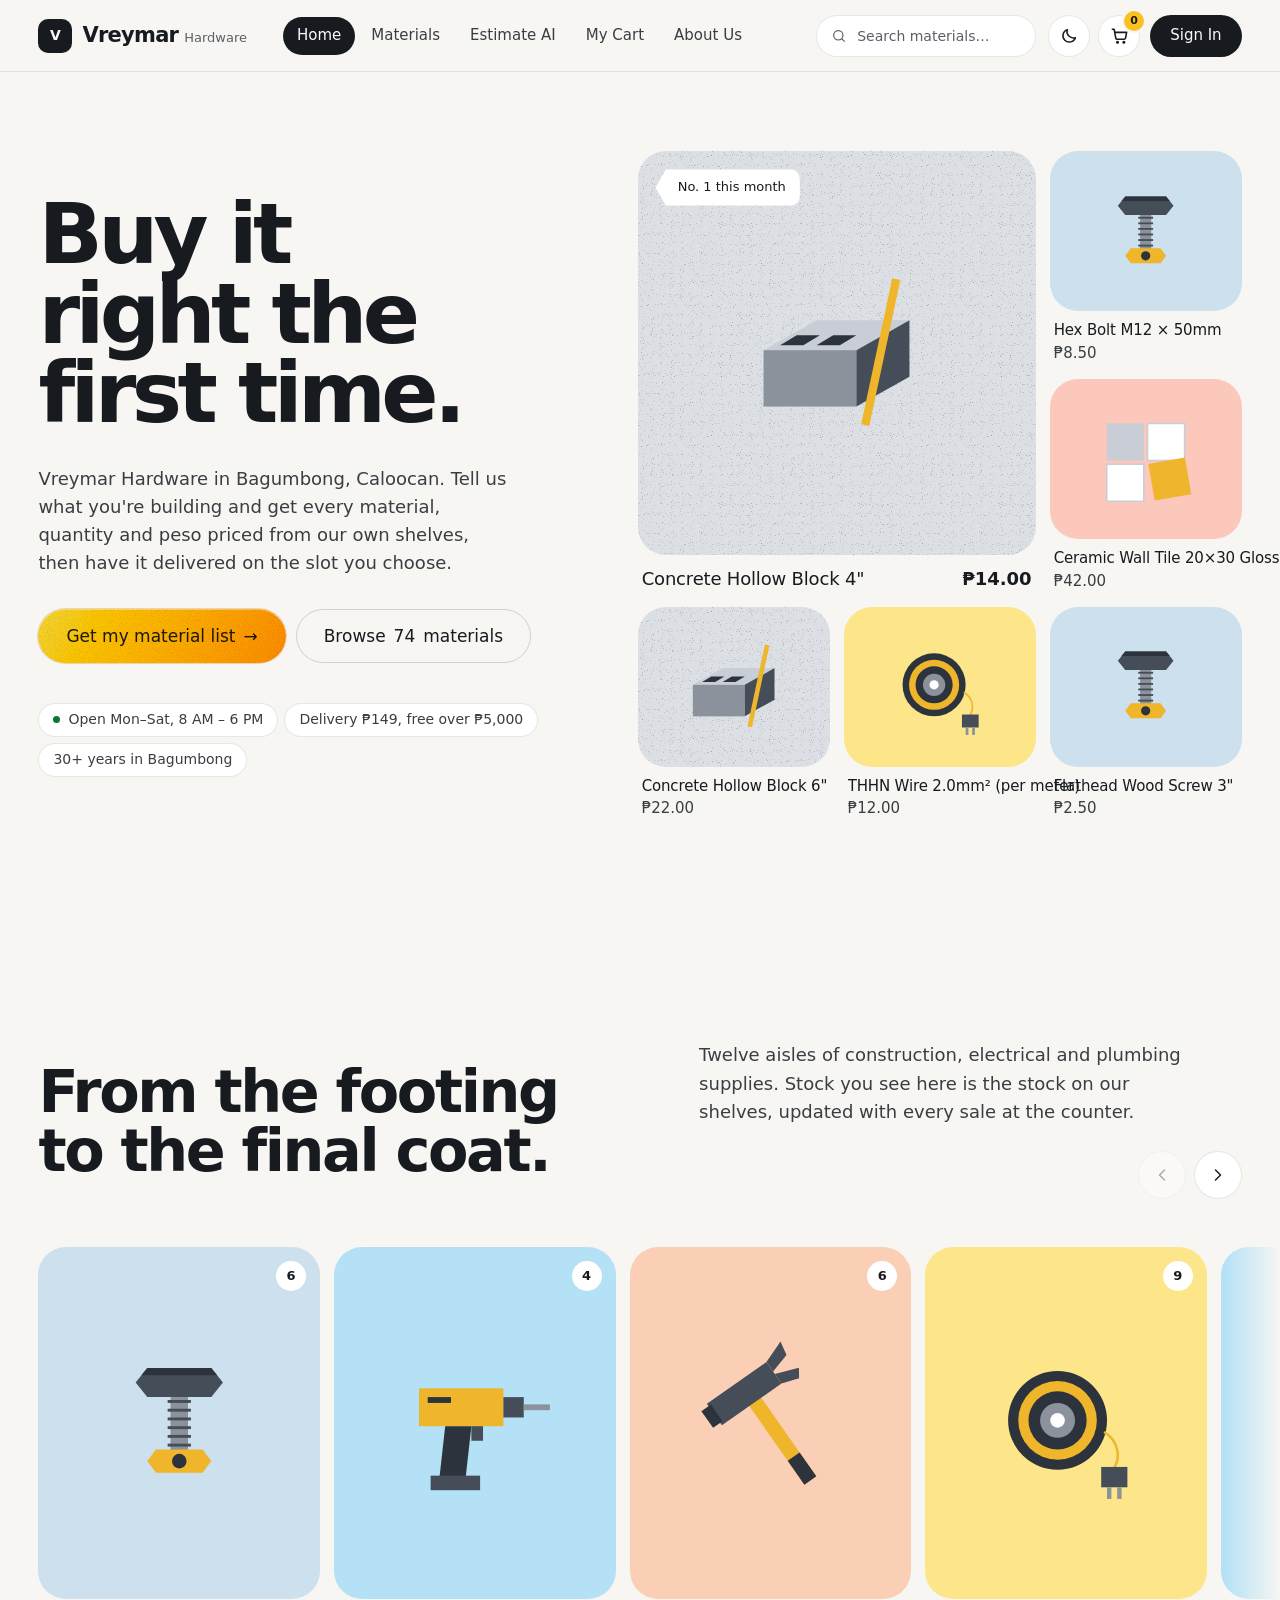
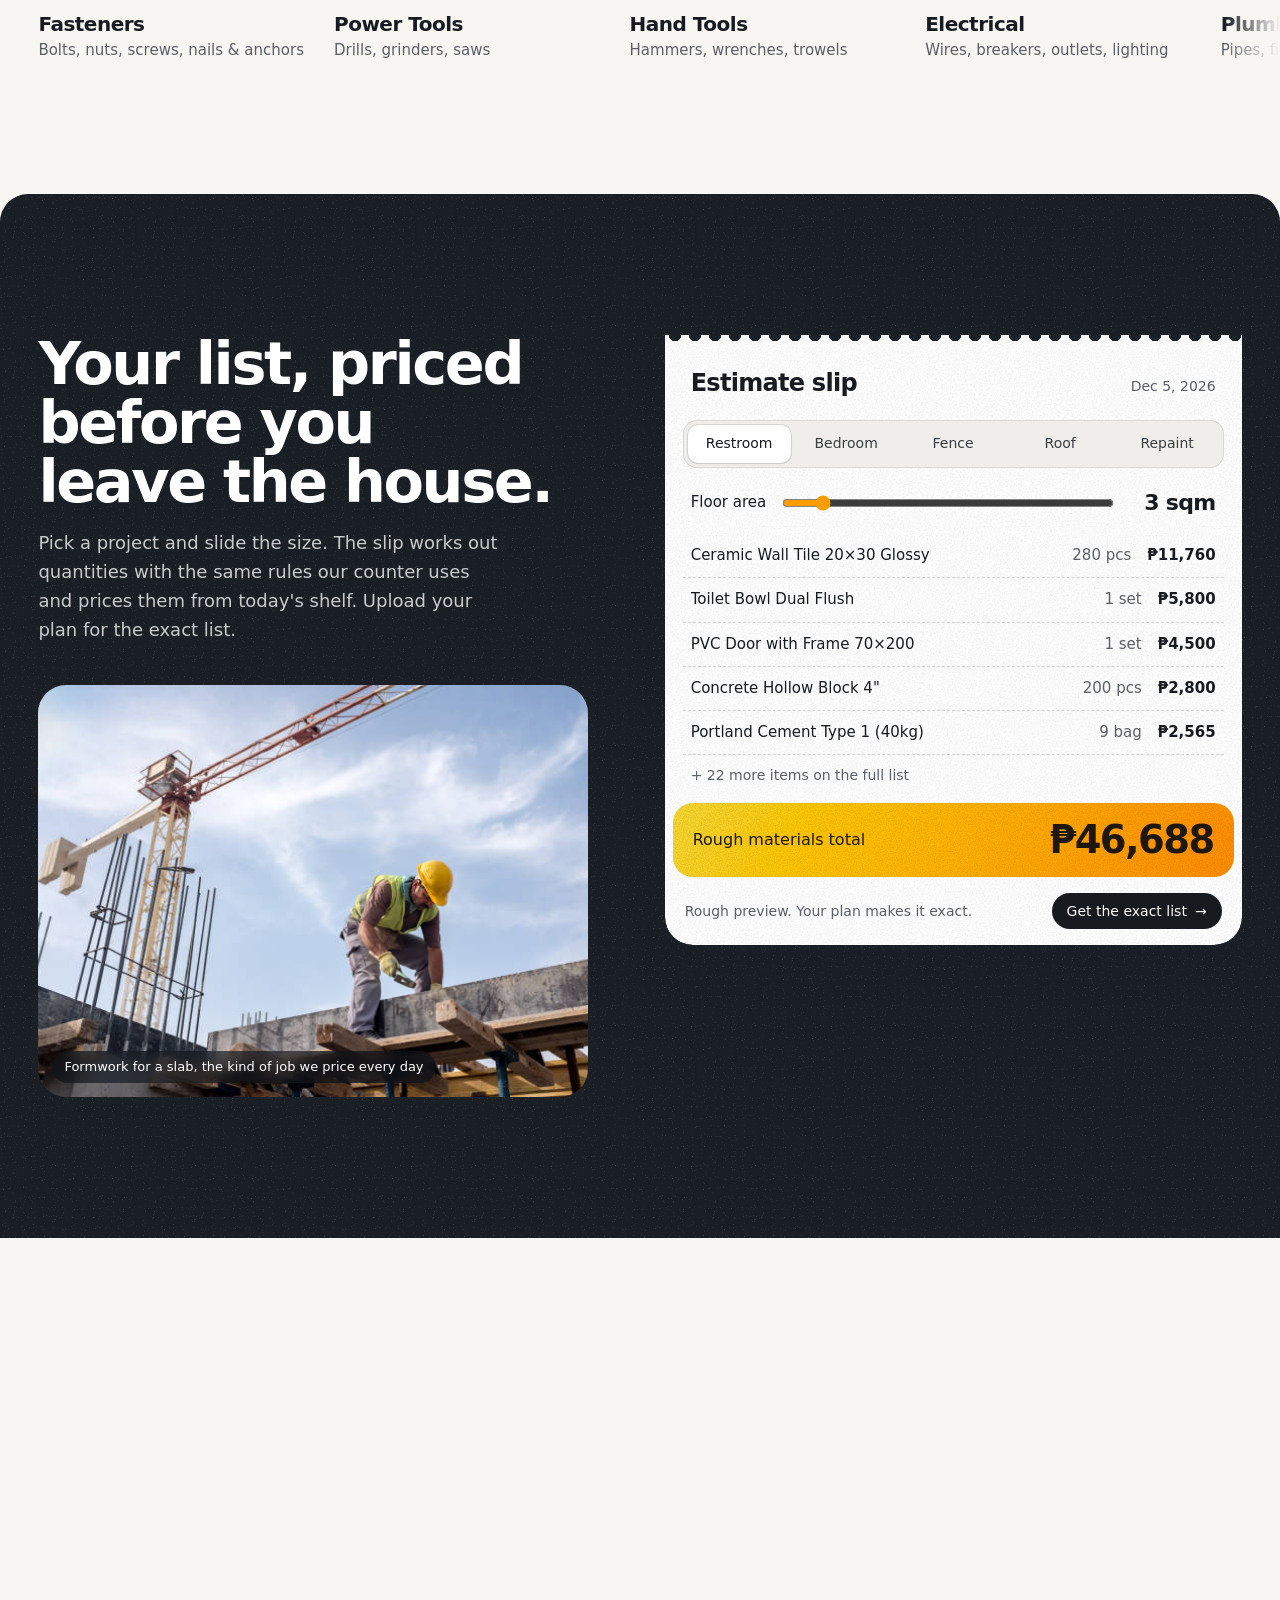
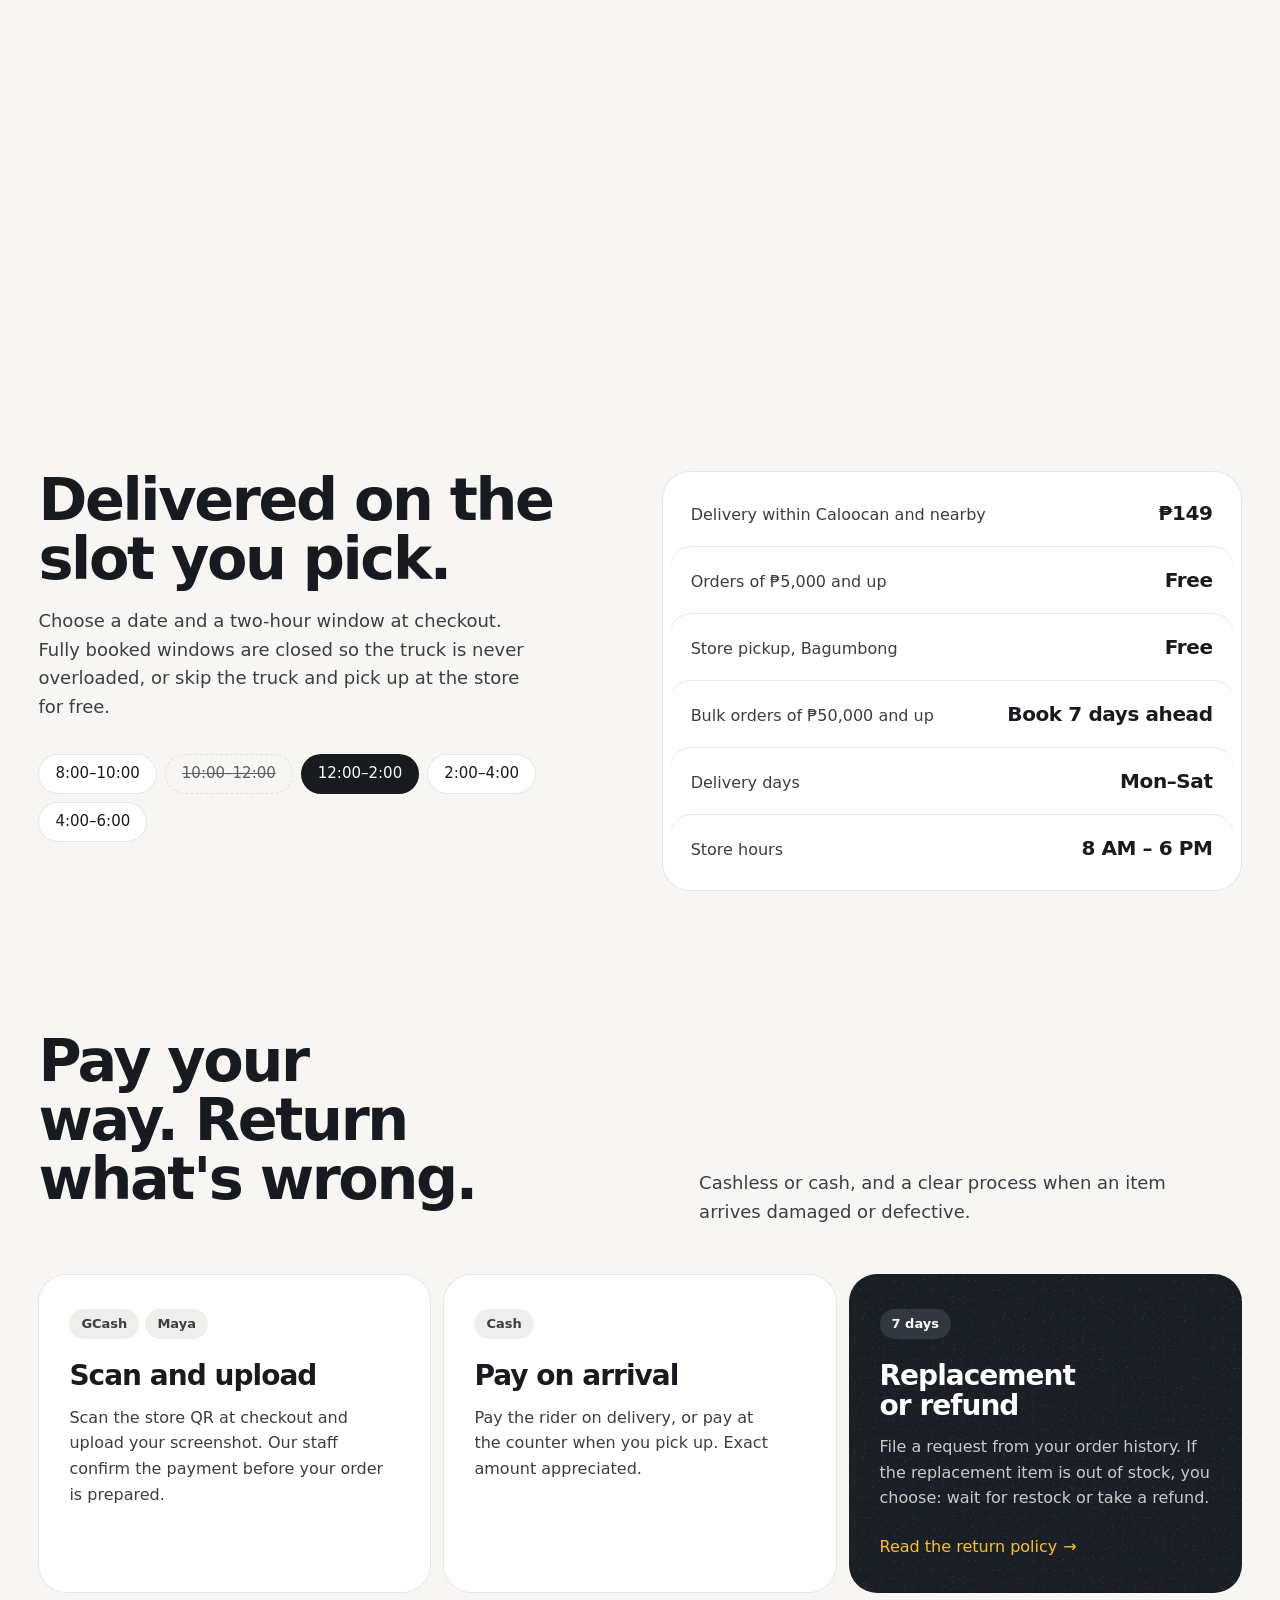
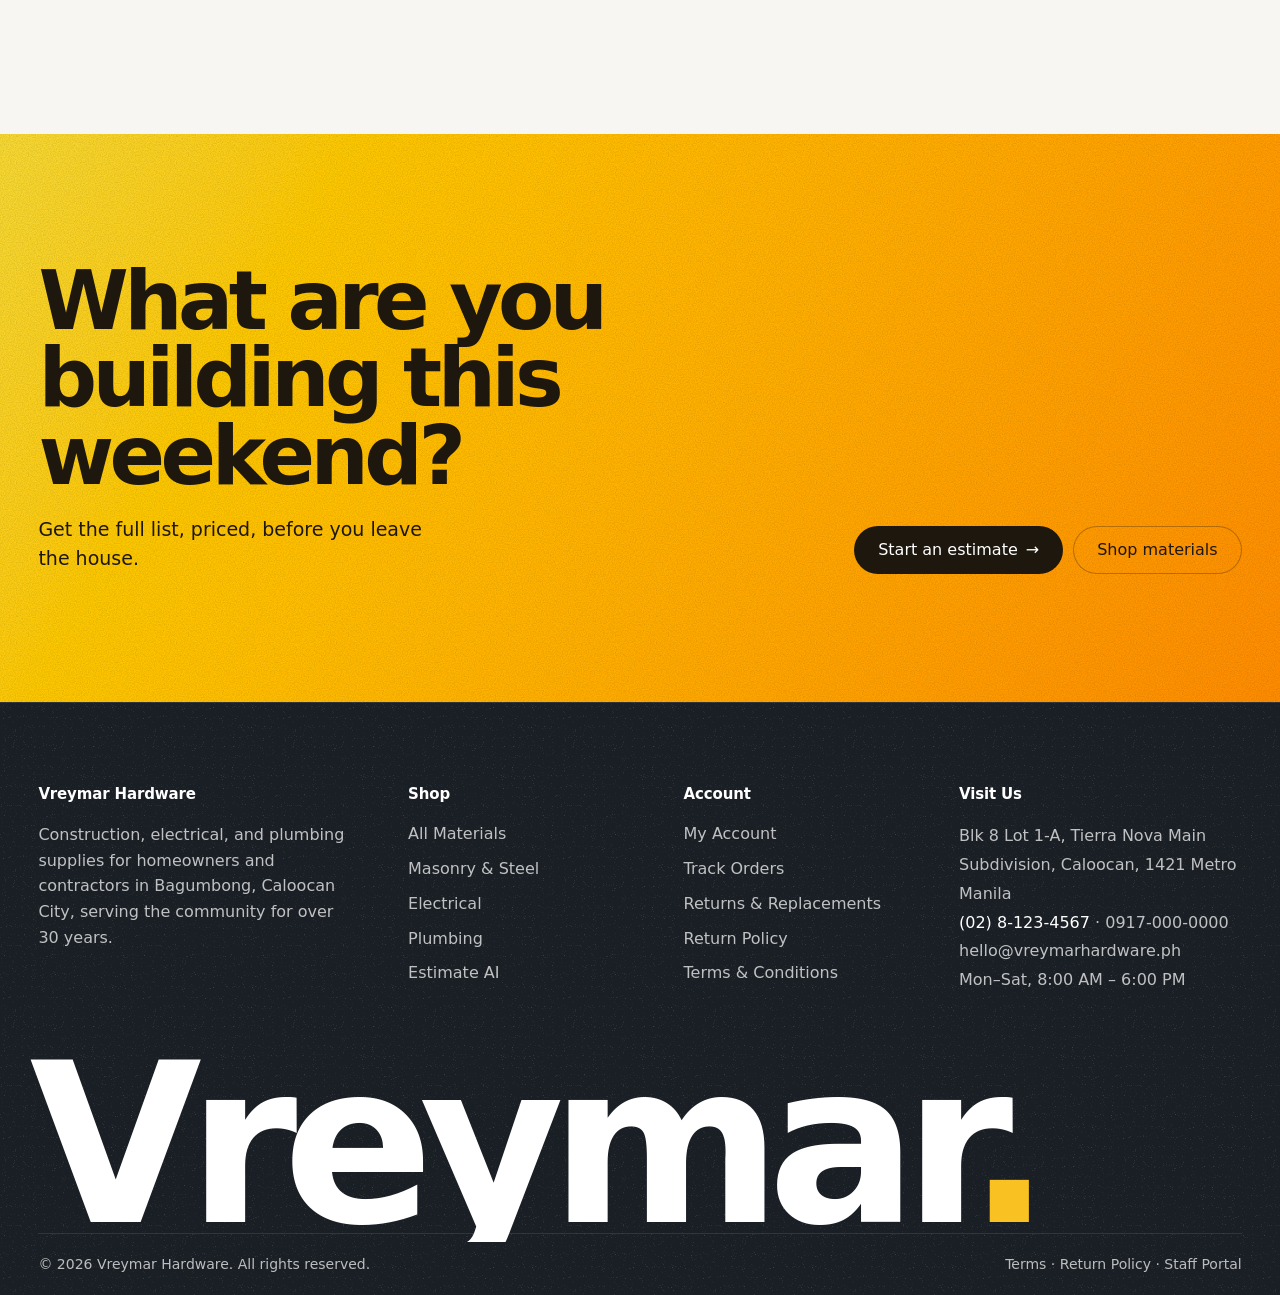
<file: home.html>
<!DOCTYPE html>
<html lang="en">
<head>
<meta charset="UTF-8"/>
<meta name="viewport" content="width=device-width, initial-scale=1.0, viewport-fit=cover"/>
<title>Vreymar Hardware | Bagumbong, Caloocan</title>
<meta name="description" content="Construction, electrical and plumbing supplies in Bagumbong, Caloocan City. Get an itemized material estimate priced from our shelf, then order for delivery or pickup."/>
<link rel="preconnect" href="https://api.fontshare.com"/>
<link rel="preconnect" href="https://cdn.fontshare.com" crossorigin/>
<link href="https://api.fontshare.com/v2/css?f[]=general-sans@400,500,600,700&display=swap" rel="stylesheet"/>
<script>try{var t=localStorage.getItem('vh-theme')||(matchMedia('(prefers-color-scheme: dark)').matches?'dark':'light');document.documentElement.dataset.theme=t}catch(e){}</script>
<link rel="stylesheet" href="assets/css/site.css"/>
<style>
/* ── HERO: the statement, and the shelf laid out as specimens ── */
.hero{margin-top:var(--nav-h);min-height:calc(100vh - var(--nav-h));min-height:calc(100dvh - var(--nav-h));display:grid;grid-template-columns:minmax(0,5fr) minmax(0,6fr);gap:clamp(32px,5vw,80px);align-items:center;padding:clamp(40px,5vw,72px) 0 clamp(48px,5vw,72px) max(var(--gut),calc((100vw - var(--max))/2 + var(--gut)));overflow:hidden}
.hero h1{font-size:clamp(48px,6.6vw,104px);font-weight:600;line-height:.94;letter-spacing:-.055em;color:var(--ink);max-width:9.5ch}
.hero-lede{font-size:clamp(18px,1.4vw,20px);line-height:1.55;color:var(--ink-2);max-width:470px;margin-top:32px}
.hero-actions{display:flex;gap:10px;flex-wrap:wrap;margin-top:32px}
.hero-actions .btn{min-height:54px;padding:0 28px;font-size:17px}
.hero-info{display:flex;flex-wrap:wrap;gap:6px;margin-top:40px}
.hero-info span{display:inline-flex;align-items:center;gap:8px;height:34px;padding:0 14px;border-radius:var(--r-pill);border:1px solid var(--line);font-size:14px;color:var(--ink-2);background:var(--paper)}
.hero-info i{width:7px;height:7px;border-radius:50%;background:var(--success)}

/* specimen mosaic: one double tile, five singles, running off the right edge */
.mosaic{display:grid;grid-template-columns:repeat(3,minmax(0,1fr));gap:14px;padding-right:max(var(--gut),calc((100vw - var(--max))/2 + var(--gut)))}
.spec{display:flex;flex-direction:column;gap:10px;text-decoration:none;color:var(--ink);min-width:0}
.spec .tile{position:relative;aspect-ratio:6/5;border-radius:var(--r-xl);background:var(--tile);display:flex;align-items:center;justify-content:center;overflow:hidden;isolation:isolate}
.spec .tile .art{width:58%;transition:transform .7s var(--ease-out)}
.spec .tile img{position:absolute;inset:10%;width:80%;height:80%;object-fit:contain;mix-blend-mode:multiply;transition:transform .7s var(--ease-out)}
.spec .tile:has(img) .art{display:none}
.spec:hover .tile .art,.spec:hover .tile img{transform:scale(1.07) rotate(-2deg)}
.spec.big{grid-column:span 2;grid-row:span 2}
.spec.big .tile{aspect-ratio:auto;flex:1}
.spec.big .tile .art{width:50%}
.spec-l{display:flex;justify-content:space-between;align-items:baseline;gap:12px;padding:0 4px}
.spec-l b{font-size:15px;font-weight:500;line-height:1.3;letter-spacing:-.01em;overflow:hidden;text-overflow:ellipsis;white-space:nowrap}
.spec-l span{font-size:15px;font-weight:600;font-variant-numeric:tabular-nums;white-space:nowrap}
.spec:not(.big) .spec-l{flex-direction:column;gap:1px}
.spec:not(.big) .spec-l span{font-weight:500;color:var(--ink-2)}
.spec.big .spec-l b{font-size:18px}.spec.big .spec-l span{font-size:18px}
/* the price tag on the big tile, a filled shape cut like a hang tag */
.tag-hang{position:absolute;left:18px;top:18px;padding:8px 14px 8px 22px;border-radius:var(--r-sm);background:var(--paper);color:var(--ink);font-size:13px;font-weight:500;clip-path:polygon(10px 0,100% 0,100% 100%,10px 100%,0 50%)}
[data-tile="concrete"]{--tile:var(--tile-concrete)}[data-tile="steel"]{--tile:var(--tile-steel)}[data-tile="pvc"]{--tile:var(--tile-pvc)}[data-tile="copper"]{--tile:var(--tile-copper)}
[data-tile="clay"]{--tile:var(--tile-clay)}[data-tile="safety"]{--tile:var(--tile-safety)}[data-tile="lumber"]{--tile:var(--tile-lumber)}[data-tile="moss"]{--tile:var(--tile-moss)}

/* ── SECTIONS ── */
.sec{padding:clamp(96px,11vw,176px) 0}
.sec-head{display:grid;grid-template-columns:minmax(0,1.1fr) minmax(0,1fr);gap:24px 64px;align-items:end;margin-bottom:48px}
.sec-head p{font-size:18px;line-height:1.6;color:var(--ink-2);max-width:500px}

/* aisles: a carousel of category specimens that fades at the edge with more */
.aisles{padding-bottom:clamp(72px,8vw,120px)}
.row-ctrl{display:flex;gap:8px;justify-self:end}
.rc{width:48px;height:48px;border-radius:var(--r-pill);border:1px solid var(--line);background:var(--paper);display:flex;align-items:center;justify-content:center;cursor:pointer;color:var(--ink);transition:background-color .2s,opacity .2s,transform .15s var(--ease)}
.rc:hover{background:var(--hover)}.rc:active{transform:scale(.94)}.rc:disabled{opacity:.35;cursor:default}
.aisle-row{display:grid;grid-auto-flow:column;grid-auto-columns:clamp(220px,22vw,292px);gap:14px;overflow-x:auto;scroll-snap-type:x mandatory;scroll-padding-left:max(var(--gut),calc((100vw - var(--max))/2 + var(--gut)));padding:0 var(--gut) 8px max(var(--gut),calc((100vw - var(--max))/2 + var(--gut)));scrollbar-width:none;overscroll-behavior-x:contain}
.aisle-row::-webkit-scrollbar{display:none}
.aisle{scroll-snap-align:start;text-decoration:none;color:var(--ink);display:flex;flex-direction:column;gap:14px}
.aisle .tile{aspect-ratio:4/5;border-radius:var(--r-xl);background:var(--tile);display:flex;align-items:center;justify-content:center;position:relative;overflow:hidden;isolation:isolate}
.aisle .tile .art{width:62%;transition:transform .7s var(--ease-out)}
.aisle:hover .tile .art{transform:scale(1.08) rotate(-3deg)}
.aisle .count{position:absolute;right:14px;top:14px;height:30px;min-width:30px;padding:0 10px;border-radius:var(--r-pill);background:var(--paper);display:flex;align-items:center;justify-content:center;font-size:13px;font-weight:600;font-variant-numeric:tabular-nums}
.aisle b{display:block;font-size:20px;font-weight:600;letter-spacing:-.025em;line-height:1.15}
.aisle small{display:block;font-size:15px;color:var(--muted);margin-top:4px;line-height:1.45}

/* the estimate slip: a printed counter slip on the dark field */
.slip-sec{background:var(--field);color:#fff;border-radius:var(--r-xl) var(--r-xl) 0 0}
.slip-grid{display:grid;grid-template-columns:minmax(0,1fr) minmax(0,1.05fr);gap:clamp(40px,6vw,96px);align-items:start}
.slip-sec h2{color:#fff}
.slip-sec .sub{font-size:18px;line-height:1.6;color:oklch(100% 0 0 / .76);max-width:470px}
.slip-photo{margin-top:40px;border-radius:var(--r-xl);overflow:hidden;aspect-ratio:4/3;position:relative;background:var(--field-2)}
.slip-photo img{width:100%;height:100%;object-fit:cover;object-position:62% 40%;transform:scale(1.06);transition:transform 1.4s var(--ease-out)}
.reveal.visible .slip-photo img{transform:scale(1)}
.slip-photo figcaption{position:absolute;left:14px;bottom:14px;right:14px;width:fit-content;padding:6px 12px;border-radius:var(--r-pill);background:oklch(18% .02 255 / .62);backdrop-filter:blur(8px);-webkit-backdrop-filter:blur(8px);font-size:13px;color:#fff}
/* the slip itself: paper with a perforated top edge */
.slip{position:relative;background:var(--raised);color:var(--ink);border-radius:0 0 var(--r-xl) var(--r-xl);padding:30px 8px 8px;--perf:radial-gradient(circle at 10px 0,transparent 6px,#000 6.5px);-webkit-mask:var(--perf) top left/20px 100% repeat-x;mask:var(--perf) top left/20px 100% repeat-x}
.slip-head{display:flex;justify-content:space-between;align-items:baseline;gap:10px;padding:0 18px 4px}
.slip-head h3{font-size:24px;font-weight:600;letter-spacing:-.03em}
.slip-head span{font-size:14px;color:var(--muted);font-variant-numeric:tabular-nums}
.slip .seg{margin:14px 10px 0}
.slip .seg>button{font-size:14px;min-height:38px}
.slip-area{display:flex;align-items:center;gap:16px;padding:18px 18px 10px}
.slip-area label{font-size:15px;font-weight:500;white-space:nowrap}
.slip-area input[type=range]{flex:1;accent-color:var(--accent-2);height:28px;cursor:pointer}
.slip-area output{font-size:22px;font-weight:600;letter-spacing:-.03em;min-width:86px;text-align:right;font-variant-numeric:tabular-nums}
.slip-lines{list-style:none;padding:4px 10px 0}
.slip-lines li{display:grid;grid-template-columns:minmax(0,1fr) auto auto;gap:16px;padding:10px 8px;font-size:15px;align-items:baseline;border-bottom:1px dashed var(--line-2)}
.slip-lines li span:first-child{overflow:hidden;text-overflow:ellipsis;white-space:nowrap}
.slip-lines .q{color:var(--muted);font-variant-numeric:tabular-nums}
.slip-lines .a{font-weight:600;font-variant-numeric:tabular-nums}
.slip-more{padding:10px 18px 0;font-size:14px;color:var(--muted);min-height:20px}
/* total band: slip corner 28 minus 8 inset = 20 */
.slip-total{display:flex;justify-content:space-between;align-items:center;gap:10px;margin-top:16px;background:var(--accent-grad);color:var(--on-accent);padding:18px 20px;border-radius:var(--r-lg)}
.slip-total span{font-weight:500}
.slip-total b{font-size:clamp(30px,3vw,40px);font-weight:600;letter-spacing:-.04em;line-height:1;font-variant-numeric:tabular-nums}
.slip-cta{display:flex;justify-content:space-between;align-items:center;gap:14px;padding:16px 12px 8px;font-size:14px;color:var(--muted);flex-wrap:wrap}

/* why: the hand-worked estimate, with the counter's own numbers */
.why-grid{display:grid;grid-template-columns:minmax(0,1.1fr) minmax(0,1fr);gap:56px 96px;align-items:start}
.why blockquote{font-size:clamp(22px,2.1vw,30px);font-weight:500;line-height:1.3;letter-spacing:-.025em;color:var(--ink);max-width:600px;margin-top:8px}
.why p{font-size:18px;line-height:1.65;color:var(--ink-2);margin-top:24px;max-width:560px}
.ledger{display:grid;grid-template-columns:1fr 1fr;gap:12px}
.ledger div{border-radius:var(--r-lg);background:var(--paper);border:1px solid var(--line);padding:26px 24px 24px;display:flex;flex-direction:column;justify-content:space-between;gap:28px;min-height:190px}
.ledger div:first-child{background:var(--tile-safety);border-color:transparent;color:var(--on-accent)}
.ledger div:first-child span{color:var(--on-accent)}
.ledger b{font-size:clamp(44px,4.8vw,72px);font-weight:600;line-height:.9;letter-spacing:-.06em}
.ledger span{font-size:15px;line-height:1.45;color:var(--ink-2)}

/* delivery: the terms set as a timetable */
.deliver{padding-top:0}
.deliver-grid{display:grid;grid-template-columns:minmax(0,1fr) minmax(0,1.1fr);gap:48px 96px;align-items:start}
.terms-table{background:var(--paper);border:1px solid var(--line);border-radius:var(--r-xl);padding:8px;overflow:hidden}
.terms-table div{display:grid;grid-template-columns:minmax(0,1fr) auto;gap:16px;padding:18px 20px;font-size:16px;align-items:baseline;border-radius:var(--r-lg)}
.terms-table div+div{box-shadow:0 -1px 0 var(--line)}
.terms-table div:hover{background:var(--sunken)}
.terms-table span{color:var(--ink-2)}
.terms-table b{font-size:20px;font-weight:600;letter-spacing:-.02em;text-align:right}
.slots{display:flex;flex-wrap:wrap;gap:8px;margin-top:32px}
.slots span{height:40px;display:inline-flex;align-items:center;padding:0 16px;border-radius:var(--r-pill);background:var(--paper);border:1px solid var(--line);font-size:15px;font-weight:500;font-variant-numeric:tabular-nums}
.slots span.full{background:transparent;color:var(--muted);text-decoration:line-through;border-style:dashed}
.slots span.pick{background:var(--fill);color:var(--on-fill);border-color:transparent}

/* payment & replacement */
.pay{padding-top:0}
.pay-grid{display:grid;grid-template-columns:repeat(3,1fr);gap:12px}
.pay-col{background:var(--paper);border:1px solid var(--line);border-radius:var(--r-xl);padding:34px 30px 32px;display:flex;flex-direction:column;min-height:300px}
.pay-col h3{font-size:28px;font-weight:600;line-height:1.05;letter-spacing:-.035em;margin-bottom:14px}
.pay-col p{font-size:16px;line-height:1.6;color:var(--ink-2)}
.pay-col a{margin-top:auto;padding-top:24px;font-weight:500;text-decoration:none;display:inline-flex;gap:6px;align-items:center}
.pay-col a:hover{text-decoration:underline}
.pay-col.key{background:var(--field);border-color:transparent;color:#fff}
.pay-col.key p{color:oklch(100% 0 0 / .76)}
.pay-col.key a{color:var(--accent)}
.pay-marks{display:flex;gap:6px;margin-bottom:22px}
.pay-marks i{height:30px;padding:0 12px;border-radius:var(--r-pill);font-style:normal;font-size:13px;font-weight:600;display:inline-flex;align-items:center;background:var(--sunken);color:var(--ink-2)}
.pay-col.key .pay-marks i{background:var(--field-3);color:#fff}

/* closing: a field of safety yellow, interpolated in oklch so it stays vivid */
.close{background:var(--accent-grad);color:var(--on-accent);padding:clamp(80px,10vw,144px) 0}
.close .container{display:flex;justify-content:space-between;align-items:flex-end;gap:32px;flex-wrap:wrap}
.close h2{font-size:clamp(44px,6.4vw,96px);font-weight:600;line-height:.95;letter-spacing:-.055em;max-width:12ch;color:var(--on-accent)}
.close p{font-size:19px;margin-top:20px;max-width:480px;color:var(--on-accent)}
.close .btn-primary{background:oklch(21% .02 70);color:#fff}
.close .btn-outline{color:var(--on-accent);box-shadow:inset 0 0 0 1px oklch(21% .02 70 / .3)}
.close .btn-outline:hover{background:oklch(21% .02 70 / .08)}

@media (max-width:1100px){
  .hero{grid-template-columns:1fr;padding-right:0;min-height:0}
  .hero-copy{padding-right:var(--gut)}
  .mosaic{margin-right:0;padding-right:var(--gut)}
  .why-grid,.deliver-grid,.sec-head,.slip-grid{grid-template-columns:1fr}
  .pay-grid{grid-template-columns:1fr}
  .pay-col{min-height:0}
  .row-ctrl{justify-self:start}
}
@media (max-width:640px){
  .hero{padding-top:28px}
  .hero h1{font-size:clamp(44px,13vw,64px)}
  .mosaic{display:grid;grid-auto-flow:column;grid-template-columns:none;grid-template-rows:none;grid-auto-columns:42vw;overflow-x:auto;scroll-snap-type:x mandatory;scrollbar-width:none;margin-left:calc(var(--gut) * -1);padding:0 var(--gut);scroll-padding-left:var(--gut)}
  .mosaic::-webkit-scrollbar{display:none}
  .spec{scroll-snap-align:start}
  .spec.big{grid-column:auto;grid-row:auto}
  .spec.big .tile{aspect-ratio:1/1;flex:none}
  .spec.big .spec-l b,.spec.big .spec-l span{font-size:15px}
  .tag-hang{display:none}
  .spec-l{flex-direction:column;gap:2px}
  .ledger{gap:8px}
  .ledger div{min-height:150px;padding:18px}
  .slip{padding:26px 6px 6px}
  .slip-total{border-radius:22px}
  .slip-lines li{grid-template-columns:minmax(0,1fr) auto;row-gap:2px}
  .slip-lines .q{grid-row:2;font-size:14px}
  .slip-lines .a{grid-row:1/3;grid-column:2;align-self:center}
  .slip-area{flex-wrap:wrap;gap:6px 16px}
  .slip-area input[type=range]{order:3;flex-basis:100%}
  .slip-area output{margin-left:auto}
}
</style>
</head>
<body data-page="home">

<main>
<section class="hero" aria-labelledby="hero-title">
  <div class="hero-copy">
    <h1 id="hero-title">Buy it right the first time.</h1>
    <p class="hero-lede">Vreymar Hardware in Bagumbong, Caloocan. Tell us what you're building and get every material, quantity and peso priced from our own shelves, then have it delivered on the slot you choose.</p>
    <div class="hero-actions">
      <a class="btn btn-accent" href="estimate.html">Get my material list <span class="arr" aria-hidden="true">→</span></a>
      <a class="btn btn-outline" href="materials.html">Browse <span id="f-products">74</span> materials</a>
    </div>
    <div class="hero-info" aria-label="Store details">
      <span><i aria-hidden="true"></i>Open Mon–Sat, 8 AM – 6 PM</span>
      <span>Delivery ₱149, free over ₱5,000</span>
      <span>30+ years in Bagumbong</span>
    </div>
  </div>

  <div class="mosaic" id="mosaic" aria-label="Most bought this month"></div>
</section>

<section class="sec aisles" aria-labelledby="aisles-title">
  <div class="container">
    <div class="sec-head reveal">
      <h2 class="section-title" id="aisles-title">From the footing to the final coat.</h2>
      <div style="display:grid;gap:24px">
        <p>Twelve aisles of construction, electrical and plumbing supplies. Stock you see here is the stock on our shelves, updated with every sale at the counter.</p>
        <div class="row-ctrl"><button class="rc" id="rc-prev" type="button" aria-label="Previous aisles"><svg width="20" height="20" viewBox="0 0 24 24" fill="none" stroke="currentColor" stroke-width="1.75" stroke-linecap="round" stroke-linejoin="round" aria-hidden="true"><path d="M15 18l-6-6 6-6"/></svg></button><button class="rc" id="rc-next" type="button" aria-label="Next aisles"><svg width="20" height="20" viewBox="0 0 24 24" fill="none" stroke="currentColor" stroke-width="1.75" stroke-linecap="round" stroke-linejoin="round" aria-hidden="true"><path d="M9 18l6-6-6-6"/></svg></button></div>
      </div>
    </div>
  </div>
  <div class="aisle-row" id="aisle-row" aria-label="Aisles"></div>
</section>

<section class="sec slip-sec" aria-labelledby="slip-title">
  <div class="container slip-grid">
    <div class="reveal">
      <h2 class="section-title" id="slip-title">Your list, priced before you leave the house.</h2>
      <p class="sub">Pick a project and slide the size. The slip works out quantities with the same rules our counter uses and prices them from today's shelf. Upload your plan for the exact list.</p>
      <figure class="slip-photo"><img src="assets/img/hero.jpg" alt="A worker in a hard hat cutting formwork on a concrete slab, a tower crane behind" loading="lazy"/><figcaption>Formwork for a slab, the kind of job we price every day</figcaption></figure>
    </div>

    <form class="slip reveal" id="slip" action="estimate.html" aria-label="Quick material estimate">
      <div class="slip-head"><h3>Estimate slip</h3><span id="slip-date"></span></div>
      <div class="seg" role="group" aria-label="Project">
        <button type="button" data-t="restroom" data-q="Build a restroom with toilet, shower and lavatory" data-a="3" aria-pressed="true">Restroom</button>
        <button type="button" data-t="bedroom" data-q="Build a bedroom with ceiling, lights and outlets" data-a="12" aria-pressed="false">Bedroom</button>
        <button type="button" data-t="fence" data-q="Build a perimeter fence wall" data-a="30" aria-pressed="false">Fence</button>
        <button type="button" data-t="roofing" data-q="Replace the roof with new roofing" data-a="40" aria-pressed="false">Roof</button>
        <button type="button" data-t="painting" data-q="Repaint the walls of a room" data-a="12" aria-pressed="false">Repaint</button>
      </div>
      <div class="slip-area"><label for="slip-sqm" id="slip-area-l">Floor area</label><input type="range" id="slip-sqm" min="1" max="20" step="0.5" value="3"/><output for="slip-sqm" id="slip-out">3 sqm</output></div>
      <ul class="slip-lines" id="slip-lines" aria-live="polite"></ul>
      <div class="slip-more" id="slip-more"></div>
      <div class="slip-total"><span>Rough materials total</span><b id="slip-total">₱0</b></div>
      <div class="slip-cta"><span>Rough preview. Your plan makes it exact.</span><a class="btn btn-primary btn-sm" href="estimate.html" id="slip-link">Get the exact list <span class="arr" aria-hidden="true">→</span></a></div>
    </form>
  </div>
</section>

<section class="sec why" aria-labelledby="why-title">
  <div class="container why-grid">
    <div class="reveal">
      <h2 class="section-title" id="why-title">Every estimate used to be done by hand.</h2>
      <blockquote>For thirty years, the owner worked out each customer's material list on paper, one project at a time.</blockquote>
      <p>Customers bought too little and came back, or bought the wrong size and returned it. Estimate AI does that arithmetic with the same rules our counter uses (12.5 hollow blocks per square meter, about eleven 30×30 tiles, a bag of adhesive for every four and a half) and prices it from live stock.</p>
      <a class="btn btn-primary" href="estimate.html" style="margin-top:32px">Try it on your project <span class="arr" aria-hidden="true">→</span></a>
    </div>
    <div class="ledger reveal" aria-label="The store in numbers">
      <div><b>12.5</b><span>hollow blocks per square meter of wall</span></div>
      <div><b>~40</b><span>customers at the counter every day</span></div>
      <div><b>1,000</b><span>customers a month</span></div>
      <div><b>7 days</b><span>notice for bulk orders over ₱50,000</span></div>
    </div>
  </div>
</section>

<section class="sec deliver" aria-labelledby="deliver-title">
  <div class="container deliver-grid">
    <div class="reveal">
      <h2 class="section-title" id="deliver-title">Delivered on the slot you pick.</h2>
      <p class="section-sub">Choose a date and a two-hour window at checkout. Fully booked windows are closed so the truck is never overloaded, or skip the truck and pick up at the store for free.</p>
      <div class="slots" aria-label="Delivery windows, one already full">
        <span>8:00–10:00</span><span class="full">10:00–12:00</span><span class="pick">12:00–2:00</span><span>2:00–4:00</span><span>4:00–6:00</span>
      </div>
    </div>
    <div class="terms-table reveal">
      <div><span>Delivery within Caloocan and nearby</span><b>₱149</b></div>
      <div><span>Orders of ₱5,000 and up</span><b>Free</b></div>
      <div><span>Store pickup, Bagumbong</span><b>Free</b></div>
      <div><span>Bulk orders of ₱50,000 and up</span><b>Book 7 days ahead</b></div>
      <div><span>Delivery days</span><b>Mon–Sat</b></div>
      <div><span>Store hours</span><b>8 AM – 6 PM</b></div>
    </div>
  </div>
</section>

<section class="sec pay" aria-labelledby="pay-title">
  <div class="container">
    <div class="sec-head reveal"><h2 class="section-title" id="pay-title">Pay your way. Return what's wrong.</h2><p>Cashless or cash, and a clear process when an item arrives damaged or defective.</p></div>
    <div class="pay-grid reveal">
      <div class="pay-col"><div class="pay-marks"><i>GCash</i><i>Maya</i></div><h3>Scan and upload</h3><p>Scan the store QR at checkout and upload your screenshot. Our staff confirm the payment before your order is prepared.</p></div>
      <div class="pay-col"><div class="pay-marks"><i>Cash</i></div><h3>Pay on arrival</h3><p>Pay the rider on delivery, or pay at the counter when you pick up. Exact amount appreciated.</p></div>
      <div class="pay-col key"><div class="pay-marks"><i>7 days</i></div><h3>Replacement or refund</h3><p>File a request from your order history. If the replacement item is out of stock, you choose: wait for restock or take a refund.</p><a href="about.html#policy">Read the return policy <span aria-hidden="true">→</span></a></div>
    </div>
  </div>
</section>

<section class="close" aria-labelledby="close-title">
  <div class="container">
    <div class="reveal"><h2 id="close-title">What are you building this weekend?</h2><p>Get the full list, priced, before you leave the house.</p></div>
    <div class="reveal" style="display:flex;gap:10px;flex-wrap:wrap"><a class="btn btn-primary" href="estimate.html">Start an estimate <span class="arr" aria-hidden="true">→</span></a><a class="btn btn-outline" href="materials.html">Shop materials</a></div>
  </div>
</section>
</main>

<script src="assets/js/store.js"></script>
<script src="assets/js/photos.js"></script>
<script src="assets/js/art.js"></script>
<script src="assets/js/site.js"></script>
<script src="assets/js/estimator.js"></script>
<script>
(function(){
  const {Catalog, peso, pesoShort, esc} = VH;
  const $ = id => document.getElementById(id);
  const products = Catalog.products();
  $('f-products').textContent = products.length;

  /* hero: the six most bought items this month, laid out as specimens */
  const since = Date.now()-30*864e5, sold = {};
  VH.Reports.sales().filter(s=>new Date(s.at)>=since).forEach(s=>s.items.forEach(i=>sold[i.id]=(sold[i.id]||0)+i.qty));
  let best = products.filter(p=>p.stock>0 && sold[p.id]).sort((a,b)=>sold[b.id]-sold[a.id]);
  if(best.length<6) best = best.concat(products.filter(p=>p.stock>0 && !best.includes(p)));
  best = best.slice(0,6);
  $('mosaic').innerHTML = best.map((p,i)=>{
    const ph = UI.photoOf(p);
    return `<a class="spec${i===0?' big':''}" href="materials.html?view=${p.id}">
      <span class="tile" data-tile="${UI.tileOf(p.catId)}">${i===0?`<span class="tag-hang">No. 1 this month</span>`:''}${ph?`<img src="${esc(ph)}" alt="" onerror="this.remove()"/>`:''}${Art.cat(p.catId)}</span>
      <span class="spec-l"><b>${esc(p.name)}</b><span>${peso(p.price)}</span></span></a>`;
  }).join('');

  /* aisles carousel */
  const row = $('aisle-row');
  row.innerHTML = Catalog.categories().map(c=>{
    const n = products.filter(p=>p.catId===c.id).length;
    return `<a class="aisle" href="materials.html?cat=${c.id}"><span class="tile" data-tile="${UI.tileOf(c.id)}">${Art.cat(c.id)}<span class="count" aria-label="${n} items">${n}</span></span><span><b>${esc(c.name)}</b><small>${esc(c.desc||'')}</small></span></a>`;
  }).join('');
  UI.fadeRow(row);
  const step = () => row.querySelector('.aisle').getBoundingClientRect().width + 14;
  const sync = () => { $('rc-prev').disabled = row.scrollLeft < 4; $('rc-next').disabled = row.scrollLeft >= row.scrollWidth - row.clientWidth - 4; };
  $('rc-prev').onclick = () => row.scrollBy({left:-step()*2, behavior:'smooth'});
  $('rc-next').onclick = () => row.scrollBy({left: step()*2, behavior:'smooth'});
  row.addEventListener('scroll', sync, {passive:true}); window.addEventListener('resize', sync); sync();
  if (matchMedia('(max-width:640px)').matches) UI.fadeRow($('mosaic'));

  /* the live slip */
  let type = 'restroom', q = 'Build a restroom with toilet, shower and lavatory';
  const ranges = {restroom:[1,12],bedroom:[6,40],fence:[10,120],roofing:[10,150],painting:[6,40]};
  $('slip-date').textContent = new Date().toLocaleDateString('en-PH',{month:'short',day:'numeric',year:'numeric'});
  function draw(){
    const sqm = +$('slip-sqm').value;
    $('slip-out').textContent = sqm+' sqm';
    const est = Estimator.generate({type, prompt:q, sqm, budget:'mid'});
    const lines = est.categories.flatMap(c=>c.items).sort((a,b)=>b.line-a.line);
    $('slip-lines').innerHTML = lines.slice(0,5).map(l=>`<li><span>${esc(l.name)}</span><span class="q">${l.qty} ${esc(l.unit)}</span><span class="a">${pesoShort(l.line)}</span></li>`).join('');
    $('slip-more').textContent = lines.length>5 ? '+ '+(lines.length-5)+' more items on the full list' : '';
    $('slip-total').textContent = pesoShort(est.materials);
    $('slip-area-l').textContent = Estimator.TYPES[type].areaLabel;
    $('slip-link').href = 'estimate.html?q='+encodeURIComponent(q)+'&sqm='+sqm+'&go=1';
  }
  $('slip').addEventListener('click', e=>{
    const b = e.target.closest('[data-t]'); if(!b) return;
    type = b.dataset.t; q = b.dataset.q;
    document.querySelectorAll('#slip .seg button').forEach(x=>x.setAttribute('aria-pressed', x===b));
    const [mn,mx] = ranges[type]; const s=$('slip-sqm'); s.min=mn; s.max=mx; s.value=b.dataset.a; draw();
  });
  $('slip-sqm').addEventListener('input', draw);
  $('slip').addEventListener('submit', e=>{ e.preventDefault(); location.href=$('slip-link').href; });
  draw();
})();
</script>
</body>
</html>
</file>
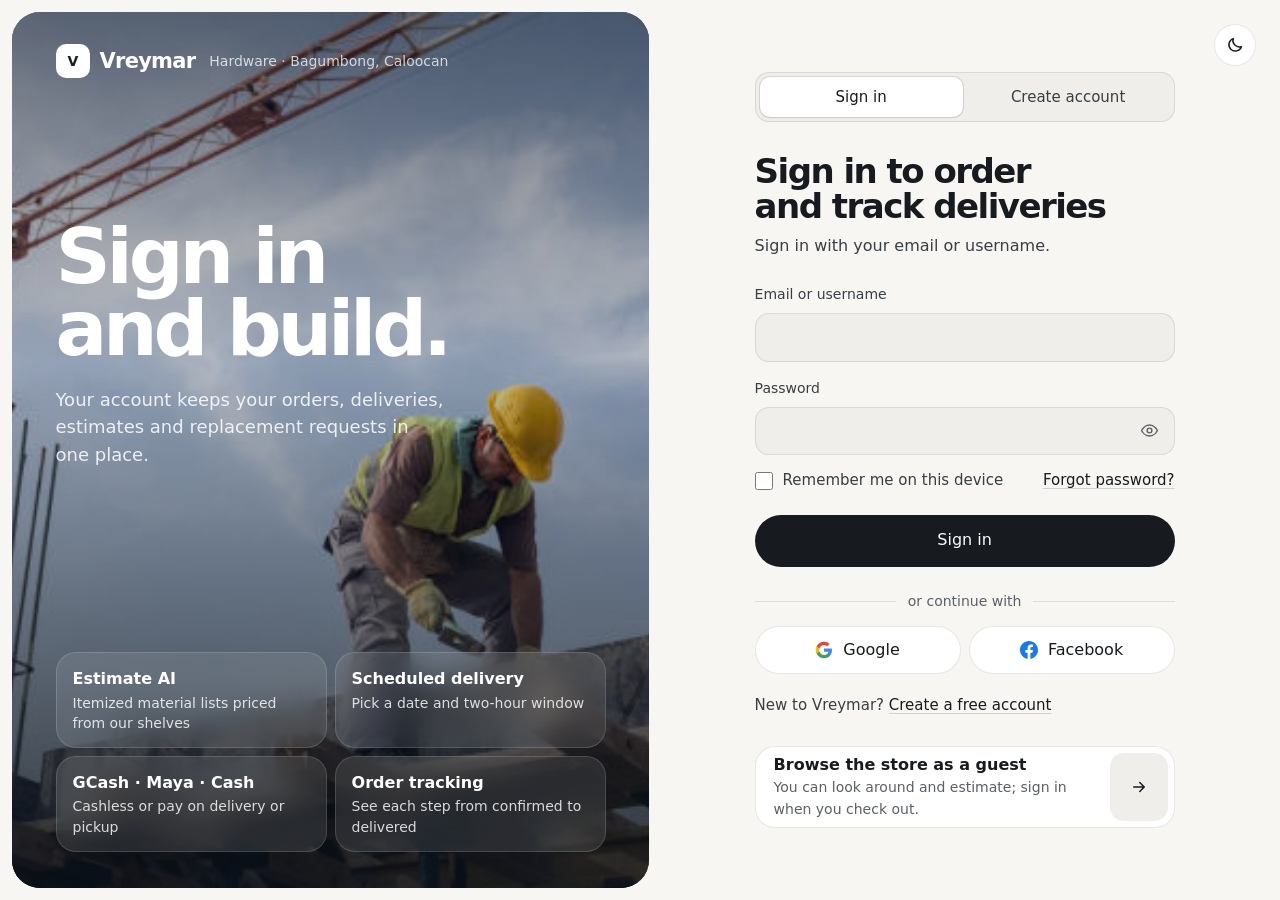
<file: login.html>
<!DOCTYPE html>
<html lang="en">
<head>
<meta charset="UTF-8"/>
<meta name="viewport" content="width=device-width, initial-scale=1.0"/>
<title>Sign In | Vreymar Hardware</title>
<link rel="preconnect" href="https://api.fontshare.com"/>
<link rel="preconnect" href="https://cdn.fontshare.com" crossorigin/>
<link href="https://api.fontshare.com/v2/css?f[]=general-sans@400,500,600,700&display=swap" rel="stylesheet"/>
<script>try{var t=localStorage.getItem('vh-theme')||(matchMedia('(prefers-color-scheme: dark)').matches?'dark':'light');document.documentElement.dataset.theme=t}catch(e){}</script>
<link rel="stylesheet" href="assets/css/site.css"/>
<style>
body{background:var(--ground)}
.wrap{display:grid;grid-template-columns:minmax(0,1.05fr) minmax(0,1fr);min-height:100vh;min-height:100dvh;padding:12px;gap:12px}
/* the photo panel sits inset in the frame: 28px corner */
.left{position:relative;border-radius:var(--r-xl);background:var(--field);color:#fff;display:flex;flex-direction:column;justify-content:space-between;padding:32px clamp(24px,3.4vw,52px) 36px;overflow:hidden;isolation:isolate;min-height:calc(100vh - 24px);min-height:calc(100dvh - 24px)}
.left img{position:absolute;inset:0;width:100%;height:100%;object-fit:cover;object-position:62% 40%;z-index:-2;animation:drift 22s var(--ease-out) both}
@keyframes drift{from{transform:scale(1.1)}to{transform:scale(1)}}
.left::after{content:'';position:absolute;inset:0;z-index:-1;background:linear-gradient(in oklch 180deg,oklch(18% .02 255 / .55),oklch(18% .02 255 / .25) 40%,oklch(18% .02 255 / .85))}
.wordmark{display:inline-flex;align-items:center;gap:10px;font-size:21px;font-weight:600;letter-spacing:-.035em;color:#fff;text-decoration:none;line-height:1}
.wordmark i{width:34px;height:34px;border-radius:var(--r-sm);background:#fff;color:oklch(23.5% .014 255);display:flex;align-items:center;justify-content:center;font-style:normal;font-size:14px}
.wordmark small{font-size:14px;font-weight:400;letter-spacing:0;color:oklch(100% 0 0 / .75);margin-left:4px}
.left h1{font-size:clamp(48px,6vw,96px);font-weight:600;line-height:.94;letter-spacing:-.055em}
.left p{font-size:18px;line-height:1.55;color:oklch(100% 0 0 / .85);max-width:440px;margin-top:20px}
/* perks: 20px tiles inside the 28px panel */
.perks{display:grid;grid-template-columns:repeat(2,minmax(0,1fr));gap:8px;max-width:560px;margin-top:40px}
.perks div{background:oklch(100% 0 0 / .1);border:1px solid oklch(100% 0 0 / .14);backdrop-filter:blur(14px);-webkit-backdrop-filter:blur(14px);border-radius:var(--r-lg);padding:14px 16px;font-size:14px;line-height:1.45;color:oklch(100% 0 0 / .82)}
.perks b{display:block;font-size:16px;font-weight:600;color:#fff;margin-bottom:2px}
.right{display:flex;align-items:center;justify-content:center;padding:40px var(--gut);position:relative}
.right .theme-btn{position:absolute;top:12px;right:12px}
.form-card{width:100%;max-width:420px}
.tabs{margin-bottom:32px}
.ft{font-size:34px;font-weight:600;line-height:1.02;letter-spacing:-.045em;color:var(--ink)}
.fs{font-size:16px;color:var(--ink-2);margin:10px 0 26px}
.pw{position:relative}
.pw .input{padding-right:52px}
/* eye toggle: the two icons swap with a blur */
.pw button{position:absolute;right:6px;top:50%;transform:translateY(-50%);width:38px;height:38px;border:0;border-radius:var(--r-sm);background:none;color:var(--muted);cursor:pointer;display:flex;align-items:center;justify-content:center}
.pw button:hover{color:var(--ink);background:var(--hover)}
.pw button svg{position:absolute;transition:opacity .25s var(--ease),filter .25s var(--ease),transform .25s var(--ease)}
.pw button .eye-off{opacity:0;filter:blur(3px);transform:scale(.7)}
.pw button.shown .eye-on{opacity:0;filter:blur(3px);transform:scale(.7)}
.pw button.shown .eye-off{opacity:1;filter:none;transform:none}
.row-between{display:flex;justify-content:space-between;align-items:center;margin:-2px 0 22px;font-size:15px;gap:10px;flex-wrap:wrap}
.check{display:flex;gap:10px;align-items:flex-start;font-size:15px;color:var(--ink-2);cursor:pointer;line-height:1.45}
.check input{width:18px;height:18px;margin-top:2px;flex-shrink:0}
.check a{color:var(--ink);font-weight:500}
.link-btn{background:none;border:0;color:var(--ink);font-weight:500;cursor:pointer;font-size:15px;padding:0;text-decoration:underline;text-underline-offset:3px;text-decoration-color:var(--line-2)}
.link-btn:hover{text-decoration-color:currentColor}
#l-btn,#r-btn{min-height:52px}
.or{display:flex;align-items:center;gap:12px;margin:24px 0 14px;font-size:14px;color:var(--muted)}
.or::before,.or::after{content:'';flex:1;height:1px;background:var(--line)}
.sso{display:grid;grid-template-columns:1fr 1fr;gap:8px}
.sso button{min-height:48px;border:1px solid var(--line);border-radius:var(--r-pill);background:var(--paper);display:flex;align-items:center;justify-content:center;gap:10px;font-weight:500;cursor:pointer;transition:background-color .2s,transform .15s var(--ease)}
.sso button:hover{background:var(--hover)}
.sso button:active{transform:scale(.98)}
.bars{display:grid;grid-template-columns:repeat(4,1fr);gap:4px;margin-top:8px}
.bars i{height:4px;border-radius:var(--r-pill);background:var(--hover-2);transition:background-color .25s}
.pw-lbl{font-size:14px;color:var(--muted);margin-top:6px}
.switch{font-size:15px;color:var(--ink-2);margin-top:20px}
/* guest card: 20px corner with a 6px inset, so the arrow chip is 14px */
.guest{display:flex;justify-content:space-between;align-items:center;gap:12px;margin-top:28px;padding:6px 6px 6px 18px;min-height:72px;border-radius:var(--r-lg);background:var(--paper);border:1px solid var(--line);text-decoration:none;color:var(--ink);transition:border-color .2s,background-color .2s}
.guest:hover{border-color:var(--line-2)}
.guest b{font-size:16px;font-weight:600}
.guest span{font-size:14px;color:var(--muted);display:block}
.guest .go{width:58px;align-self:stretch;border-radius:var(--r-md);background:var(--sunken);display:flex;align-items:center;justify-content:center;flex-shrink:0;color:var(--ink);transition:background-color .2s,color .2s}
.guest .go svg{transition:transform .3s var(--ease)}
.guest:hover .go{background:var(--accent);color:var(--on-accent)}
.guest:hover .go svg{transform:translateX(3px)}
@media (max-width:900px){
  .wrap{grid-template-columns:1fr;padding:8px}
  .left{min-height:340px;gap:28px;border-radius:var(--r-lg)}
  .perks{display:none}
  .right{padding:56px 8px 48px}
}
</style>
</head>
<body data-nonav data-nofooter>
<div class="wrap">
  <section class="left" aria-label="About Vreymar Hardware">
    <img src="assets/img/hero.jpg" alt=""/>
    <a class="wordmark" href="home.html"><i aria-hidden="true">V</i>Vreymar<small>Hardware · Bagumbong, Caloocan</small></a>
    <div>
      <h1>Sign in and build.</h1>
      <p>Your account keeps your orders, deliveries, estimates and replacement requests in one place.</p>
    </div>
    <div class="perks">
      <div><b>Estimate AI</b>Itemized material lists priced from our shelves</div>
      <div><b>Scheduled delivery</b>Pick a date and two-hour window</div>
      <div><b>GCash · Maya · Cash</b>Cashless or pay on delivery or pickup</div>
      <div><b>Order tracking</b>See each step from confirmed to delivered</div>
    </div>
  </section>

  <main class="right">
    <button class="theme-btn" type="button" data-theme-toggle aria-label="Switch colour theme"><span class="ic-swap ic-moon"><svg width="18" height="18" viewBox="0 0 24 24" fill="none" stroke="currentColor" stroke-width="2" stroke-linecap="round" stroke-linejoin="round" aria-hidden="true"><path d="M20.5 14.2A8.5 8.5 0 0 1 9.8 3.5a8.5 8.5 0 1 0 10.7 10.7Z"/></svg></span><span class="ic-swap ic-sun"><svg width="18" height="18" viewBox="0 0 24 24" fill="none" stroke="currentColor" stroke-width="2" stroke-linecap="round" aria-hidden="true"><circle cx="12" cy="12" r="4"/><path d="M12 2.5v2M12 19.5v2M2.5 12h2M19.5 12h2M5.3 5.3l1.4 1.4M17.3 17.3l1.4 1.4M5.3 18.7l1.4-1.4M17.3 6.7l1.4-1.4"/></svg></span></button>
    <div class="form-card">
      <div class="tabs seg" role="tablist">
        <button class="tab on" id="t-login" role="tab" aria-selected="true">Sign in</button>
        <button class="tab" id="t-reg" role="tab" aria-selected="false">Create account</button>
      </div>
      <div class="alert" id="alert" role="alert"></div>

      <form id="f-login" novalidate>
        <h2 class="ft">Sign in to order and track deliveries</h2>
        <p class="fs">Sign in with your email or username.</p>
        <div class="field"><label class="label" for="l-id">Email or username</label><input class="input" id="l-id" autocomplete="username"/></div>
        <div class="field"><label class="label" for="l-pw">Password</label><div class="pw"><input class="input" id="l-pw" type="password" autocomplete="current-password"/><button type="button" data-eye="l-pw" aria-label="Show password"><svg class="eye-on" width="19" height="19" viewBox="0 0 24 24" fill="none" stroke="currentColor" stroke-width="1.75" stroke-linecap="round" stroke-linejoin="round" aria-hidden="true"><path d="M2 12s3.6-7 10-7 10 7 10 7-3.6 7-10 7S2 12 2 12Z"/><circle cx="12" cy="12" r="3"/></svg><svg class="eye-off" width="19" height="19" viewBox="0 0 24 24" fill="none" stroke="currentColor" stroke-width="1.75" stroke-linecap="round" stroke-linejoin="round" aria-hidden="true"><path d="M10.6 5.1A9.6 9.6 0 0 1 12 5c6.4 0 10 7 10 7a17 17 0 0 1-2.6 3.4M6.6 6.6C3.7 8.4 2 12 2 12s3.6 7 10 7a9.7 9.7 0 0 0 5.4-1.6M9.9 9.9a3 3 0 0 0 4.2 4.2M3 3l18 18"/></svg></button></div></div>
        <div class="row-between"><label class="check"><input type="checkbox" id="l-rem"/>Remember me on this device</label><button type="button" class="link-btn" id="forgot">Forgot password?</button></div>
        <button class="btn btn-primary btn-block" id="l-btn">Sign in</button>
        <div class="or">or continue with</div>
        <div class="sso">
          <button type="button" data-sso="Google"><svg width="18" height="18" viewBox="0 0 24 24" aria-hidden="true"><path fill="#4285F4" d="M22.56 12.25c0-.78-.07-1.53-.2-2.25H12v4.26h5.92c-.26 1.37-1.04 2.53-2.21 3.31v2.77h3.57c2.08-1.92 3.28-4.74 3.28-8.09z"/><path fill="#34A853" d="M12 23c2.97 0 5.46-.98 7.28-2.66l-3.57-2.77c-.98.66-2.23 1.06-3.71 1.06-2.86 0-5.29-1.93-6.16-4.53H2.18v2.84C3.99 20.53 7.7 23 12 23z"/><path fill="#FBBC05" d="M5.84 14.09c-.22-.66-.35-1.36-.35-2.09s.13-1.43.35-2.09V7.07H2.18C1.43 8.55 1 10.22 1 12s.43 3.45 1.18 4.93l3.66-2.84z"/><path fill="#EA4335" d="M12 5.38c1.62 0 3.06.56 4.21 1.64l3.15-3.15C17.45 2.09 14.97 1 12 1 7.7 1 3.99 3.47 2.18 7.07l3.66 2.84c.87-2.6 3.3-4.53 6.16-4.53z"/></svg>Google</button>
          <button type="button" data-sso="Facebook"><svg width="18" height="18" viewBox="0 0 24 24" fill="#1877F2" aria-hidden="true"><path d="M24 12.07C24 5.45 18.63.07 12 .07S0 5.45 0 12.07c0 5.99 4.39 10.95 10.13 11.85v-8.38H7.08v-3.47h3.05V9.43c0-3 1.79-4.67 4.53-4.67 1.31 0 2.69.24 2.69.24v2.95h-1.52c-1.49 0-1.96.93-1.96 1.87v2.25h3.33l-.53 3.47h-2.8v8.38C19.61 23.02 24 18.06 24 12.07z"/></svg>Facebook</button>
        </div>
        <p class="switch">New to Vreymar? <button type="button" class="link-btn" data-go="reg">Create a free account</button></p>
        <a class="guest" href="home.html"><div><b>Browse the store as a guest</b><span>You can look around and estimate; sign in when you check out.</span></div><span class="go" aria-hidden="true"><svg width="18" height="18" viewBox="0 0 24 24" fill="none" stroke="currentColor" stroke-width="2" stroke-linecap="round" stroke-linejoin="round"><path d="M5 12h14M13 6l6 6-6 6"/></svg></span></a>
      </form>

      <form id="f-reg" novalidate style="display:none">
        <h2 class="ft">Create your account</h2>
        <p class="fs">For customers. Staff accounts are created by the store admin.</p>
        <div class="grid-2">
          <div class="field"><label class="label" for="r-first">First name</label><input class="input" id="r-first" autocomplete="given-name"/></div>
          <div class="field"><label class="label" for="r-last">Last name</label><input class="input" id="r-last" autocomplete="family-name"/></div>
        </div>
        <div class="field"><label class="label" for="r-email">Email address</label><input class="input" id="r-email" type="email" autocomplete="email"/></div>
        <div class="field"><label class="label" for="r-phone">Mobile number</label><input class="input" id="r-phone" type="tel" placeholder="09XX XXX XXXX" autocomplete="tel"/></div>
        <div class="field"><label class="label" for="r-pw">Password</label><div class="pw"><input class="input" id="r-pw" type="password" autocomplete="new-password" aria-describedby="pw-lbl"/><button type="button" data-eye="r-pw" aria-label="Show password"><svg class="eye-on" width="19" height="19" viewBox="0 0 24 24" fill="none" stroke="currentColor" stroke-width="1.75" stroke-linecap="round" stroke-linejoin="round" aria-hidden="true"><path d="M2 12s3.6-7 10-7 10 7 10 7-3.6 7-10 7S2 12 2 12Z"/><circle cx="12" cy="12" r="3"/></svg><svg class="eye-off" width="19" height="19" viewBox="0 0 24 24" fill="none" stroke="currentColor" stroke-width="1.75" stroke-linecap="round" stroke-linejoin="round" aria-hidden="true"><path d="M10.6 5.1A9.6 9.6 0 0 1 12 5c6.4 0 10 7 10 7a17 17 0 0 1-2.6 3.4M6.6 6.6C3.7 8.4 2 12 2 12s3.6 7 10 7a9.7 9.7 0 0 0 5.4-1.6M9.9 9.9a3 3 0 0 0 4.2 4.2M3 3l18 18"/></svg></button></div>
          <div class="bars" aria-hidden="true"><i></i><i></i><i></i><i></i></div><div class="pw-lbl" id="pw-lbl">At least 8 characters, with a number and a symbol</div></div>
        <div class="field"><label class="label" for="r-pw2">Confirm password</label><div class="pw"><input class="input" id="r-pw2" type="password" autocomplete="new-password"/><button type="button" data-eye="r-pw2" aria-label="Show password"><svg class="eye-on" width="19" height="19" viewBox="0 0 24 24" fill="none" stroke="currentColor" stroke-width="1.75" stroke-linecap="round" stroke-linejoin="round" aria-hidden="true"><path d="M2 12s3.6-7 10-7 10 7 10 7-3.6 7-10 7S2 12 2 12Z"/><circle cx="12" cy="12" r="3"/></svg><svg class="eye-off" width="19" height="19" viewBox="0 0 24 24" fill="none" stroke="currentColor" stroke-width="1.75" stroke-linecap="round" stroke-linejoin="round" aria-hidden="true"><path d="M10.6 5.1A9.6 9.6 0 0 1 12 5c6.4 0 10 7 10 7a17 17 0 0 1-2.6 3.4M6.6 6.6C3.7 8.4 2 12 2 12s3.6 7 10 7a9.7 9.7 0 0 0 5.4-1.6M9.9 9.9a3 3 0 0 0 4.2 4.2M3 3l18 18"/></svg></button></div></div>
        <label class="check" style="margin-bottom:20px"><input type="checkbox" id="r-terms"/><span>I agree to the <a href="about.html#terms" target="_blank">Terms & Conditions</a> and <a href="about.html#policy" target="_blank">Return & Replacement Policy</a>.</span></label>
        <button class="btn btn-primary btn-block" id="r-btn">Create account</button>
        <p class="switch">Already have an account? <button type="button" class="link-btn" data-go="login">Sign in</button></p>
      </form>
    </div>
  </main>
</div>

<div class="modal-overlay" id="fp-modal" role="dialog" aria-modal="true" aria-labelledby="fp-t">
  <div class="modal" style="width:440px">
    <div class="modal-head"><div><div class="modal-title" id="fp-t">Reset password</div><div class="modal-sub">We'll email you a reset link.</div></div><button class="modal-x" data-close="fp-modal" aria-label="Close">✕</button></div>
    <div class="modal-body"><div class="field" style="margin:0"><label class="label" for="fp-email">Registered email</label><input class="input" id="fp-email" type="email"/></div></div>
    <div class="modal-foot"><button class="btn btn-outline" data-close="fp-modal">Cancel</button><button class="btn btn-primary" id="fp-send">Send reset link</button></div>
  </div>
</div>

<script src="assets/js/store.js"></script>
<script src="assets/js/site.js"></script>
<script>
(function(){
  const {Auth} = VH;
  const $ = id => document.getElementById(id);
  const next = new URLSearchParams(location.search).get('next');
  const safeNext = next && /^[\w\-./#?=&]+$/.test(next) && !next.includes('//') ? next : null;

  /* natural flow: customers land on the store, staff land on their dashboard */
  function go(user){ setTimeout(()=>location.href = safeNext || (Auth.isStaff(user) ? 'admin/index.html' : 'home.html'), 600); }
  const already = Auth.current();
  if(already){ alertMsg('You are signed in as '+Auth.fullName(already)+'. Taking you in…','success'); go(already); }

  function alertMsg(m,type){ const a=$('alert'); a.textContent=m; a.className='alert show '+(type||'error'); }
  function clear(){ $('alert').className='alert'; document.querySelectorAll('.input').forEach(i=>i.classList.remove('error')); }
  function tab(t){ clear(); $('t-login').classList.toggle('on',t==='login'); $('t-reg').classList.toggle('on',t==='reg'); $('t-login').setAttribute('aria-selected',t==='login'); $('t-reg').setAttribute('aria-selected',t==='reg'); $('f-login').style.display=t==='login'?'block':'none'; $('f-reg').style.display=t==='reg'?'block':'none'; }
  $('t-login').onclick=()=>tab('login'); $('t-reg').onclick=()=>tab('reg');
  document.querySelectorAll('[data-go]').forEach(b=>b.onclick=()=>tab(b.dataset.go));
  if(location.hash==='#register') tab('reg');
  document.querySelectorAll('[data-eye]').forEach(b=>b.onclick=()=>{ const i=$(b.dataset.eye); const s=i.type==='password'; i.type=s?'text':'password'; b.classList.toggle('shown',s); b.setAttribute('aria-label',s?'Hide password':'Show password'); });
  document.querySelectorAll('[data-sso]').forEach(b=>b.onclick=()=>UI.toast(b.dataset.sso+' sign-in will work once the site is connected to Supabase Auth. Use email for now.','warn'));

  $('f-login').onsubmit = e=>{
    e.preventDefault(); clear();
    const id=$('l-id').value.trim(), pw=$('l-pw').value;
    if(!id){ $('l-id').classList.add('error'); return alertMsg('Enter your email or username.'); }
    if(!pw){ $('l-pw').classList.add('error'); return alertMsg('Enter your password.'); }
    const btn=$('l-btn'); btn.disabled=true; btn.innerHTML='<span class="spinner"></span>';
    setTimeout(()=>{
      const r = Auth.login(id, pw, $('l-rem').checked);
      btn.disabled=false; btn.textContent='Sign in';
      if(!r.ok){ $('l-id').classList.add('error'); $('l-pw').classList.add('error'); return alertMsg(r.msg); }
      alertMsg('Welcome, '+r.user.first+'!','success'); go(r.user);
    }, 400);
  };

  const COLORS=['#C93A3A','#E8A020','#2F64C4','#1E8A4C'], LBL=['Weak','Fair','Strong','Very strong'];
  $('r-pw').oninput = e=>{
    const p=e.target.value; let s=0; if(p.length>=8)s++; if(/[A-Z]/.test(p)&&/[a-z]/.test(p))s++; if(/\d/.test(p))s++; if(/[^A-Za-z0-9]/.test(p))s++;
    document.querySelectorAll('.bars i').forEach((b,i)=>b.style.background=i<s?COLORS[s-1]:'');
    $('pw-lbl').textContent = s?LBL[s-1]+' password':'At least 8 characters, with a number and a symbol'; $('pw-lbl').style.color = s?COLORS[s-1]:'';
  };
  $('f-reg').onsubmit = e=>{
    e.preventDefault(); clear();
    const d = {first:$('r-first').value.trim(), last:$('r-last').value.trim(), email:$('r-email').value.trim(), contact:$('r-phone').value.replace(/[\s-]/g,''), password:$('r-pw').value};
    const bad = (id,m)=>{ $(id).classList.add('error'); $(id).focus(); alertMsg(m); };
    if(!d.first) return bad('r-first','Enter your first name.');
    if(!d.last) return bad('r-last','Enter your last name.');
    if(!/^\S+@\S+\.\S+$/.test(d.email)) return bad('r-email','Enter a valid email address.');
    if(!/^(09|\+639)\d{9}$/.test(d.contact)) return bad('r-phone','Enter a valid PH mobile number (09XXXXXXXXX).');
    if(d.password.length<8) return bad('r-pw','Password must be at least 8 characters.');
    if(d.password!==$('r-pw2').value) return bad('r-pw2','Passwords do not match.');
    if(!$('r-terms').checked) return alertMsg('Please agree to the Terms & Conditions to continue.');
    const r = Auth.register(d);
    if(!r.ok) return bad('r-email', r.msg);
    Auth.login(d.email, d.password, false);
    alertMsg('Account created. Welcome to Vreymar, '+d.first+'!','success'); go(r.user);
  };

  $('forgot').onclick = ()=>{ $('fp-email').value=$('l-id').value.includes('@')?$('l-id').value:''; UI.openModal('fp-modal'); };
  $('fp-send').onclick = ()=>{
    const em=$('fp-email').value.trim();
    if(!/^\S+@\S+\.\S+$/.test(em)) return UI.toast('Enter a valid email address.','danger');
    UI.closeModal('fp-modal'); UI.toast('If '+em+' is registered, a reset link has been sent.','success');
  };
})();
</script>
</body>
</html>
</file>
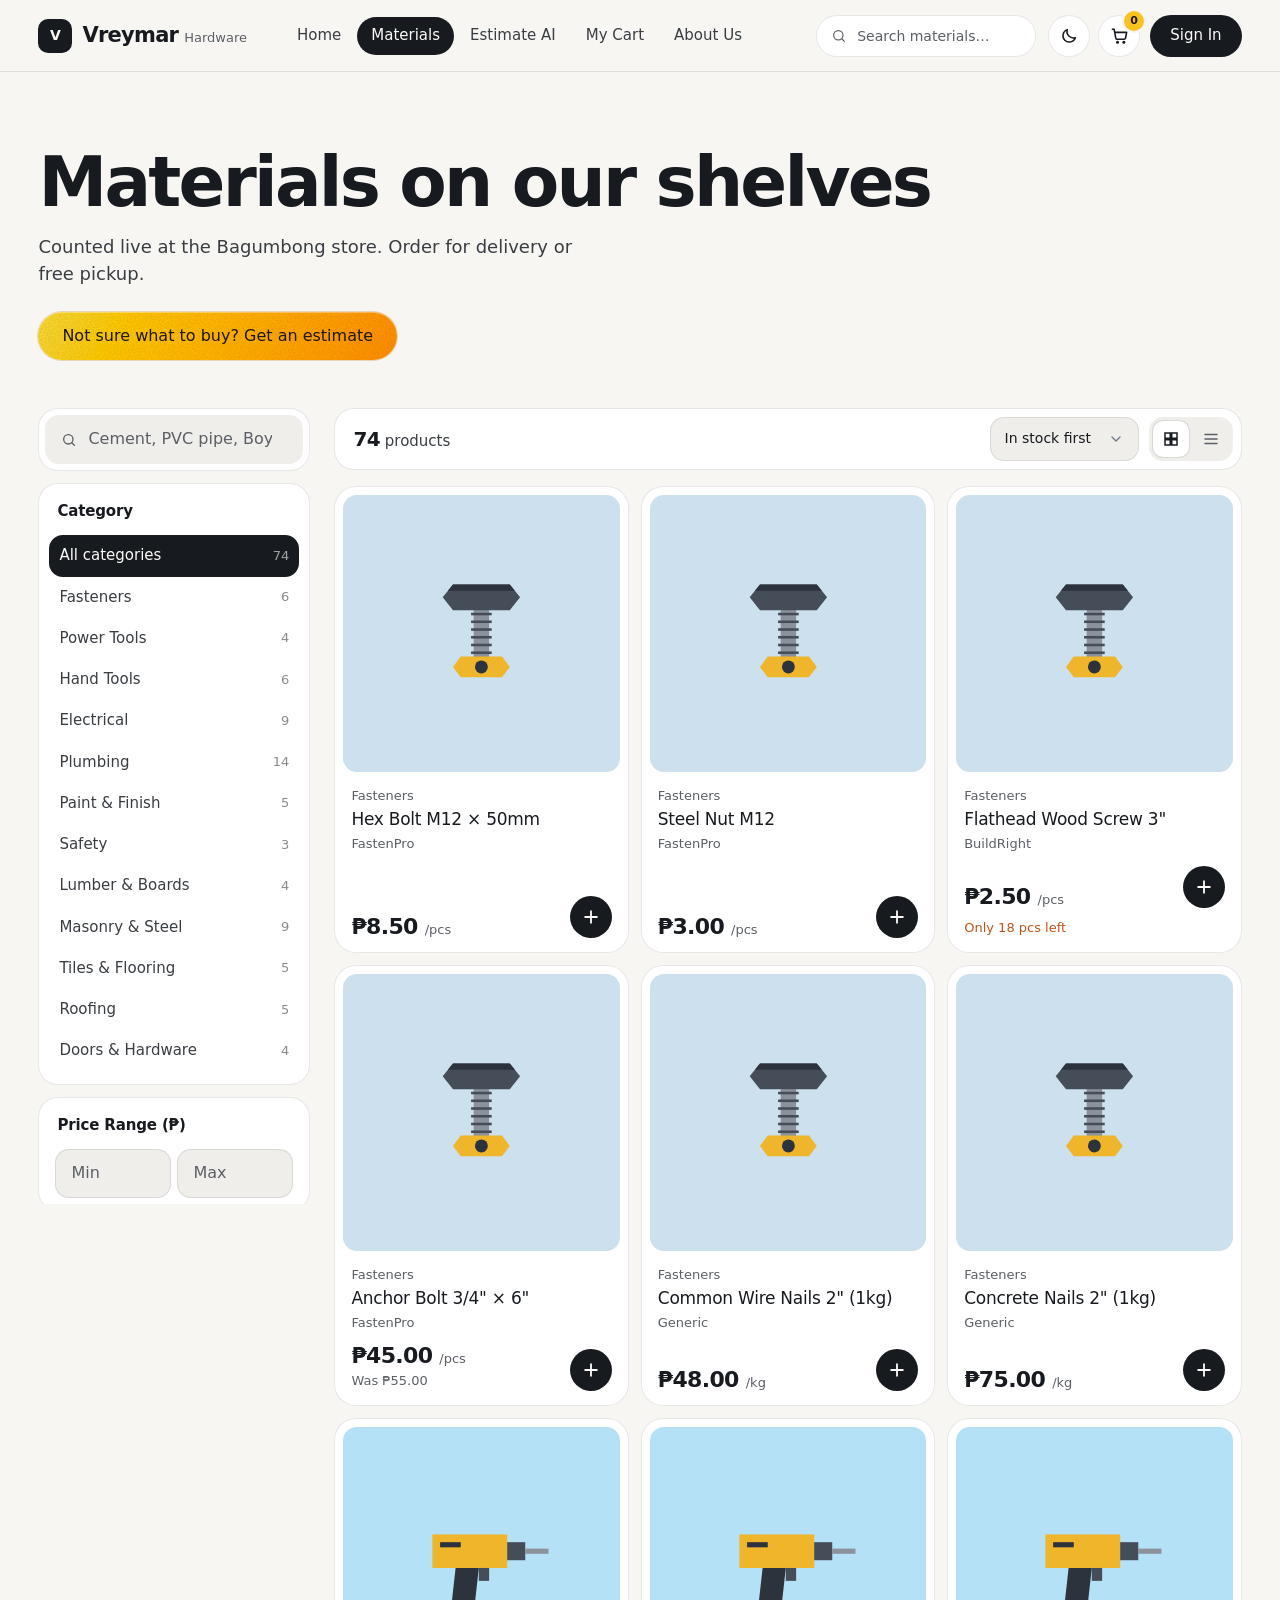
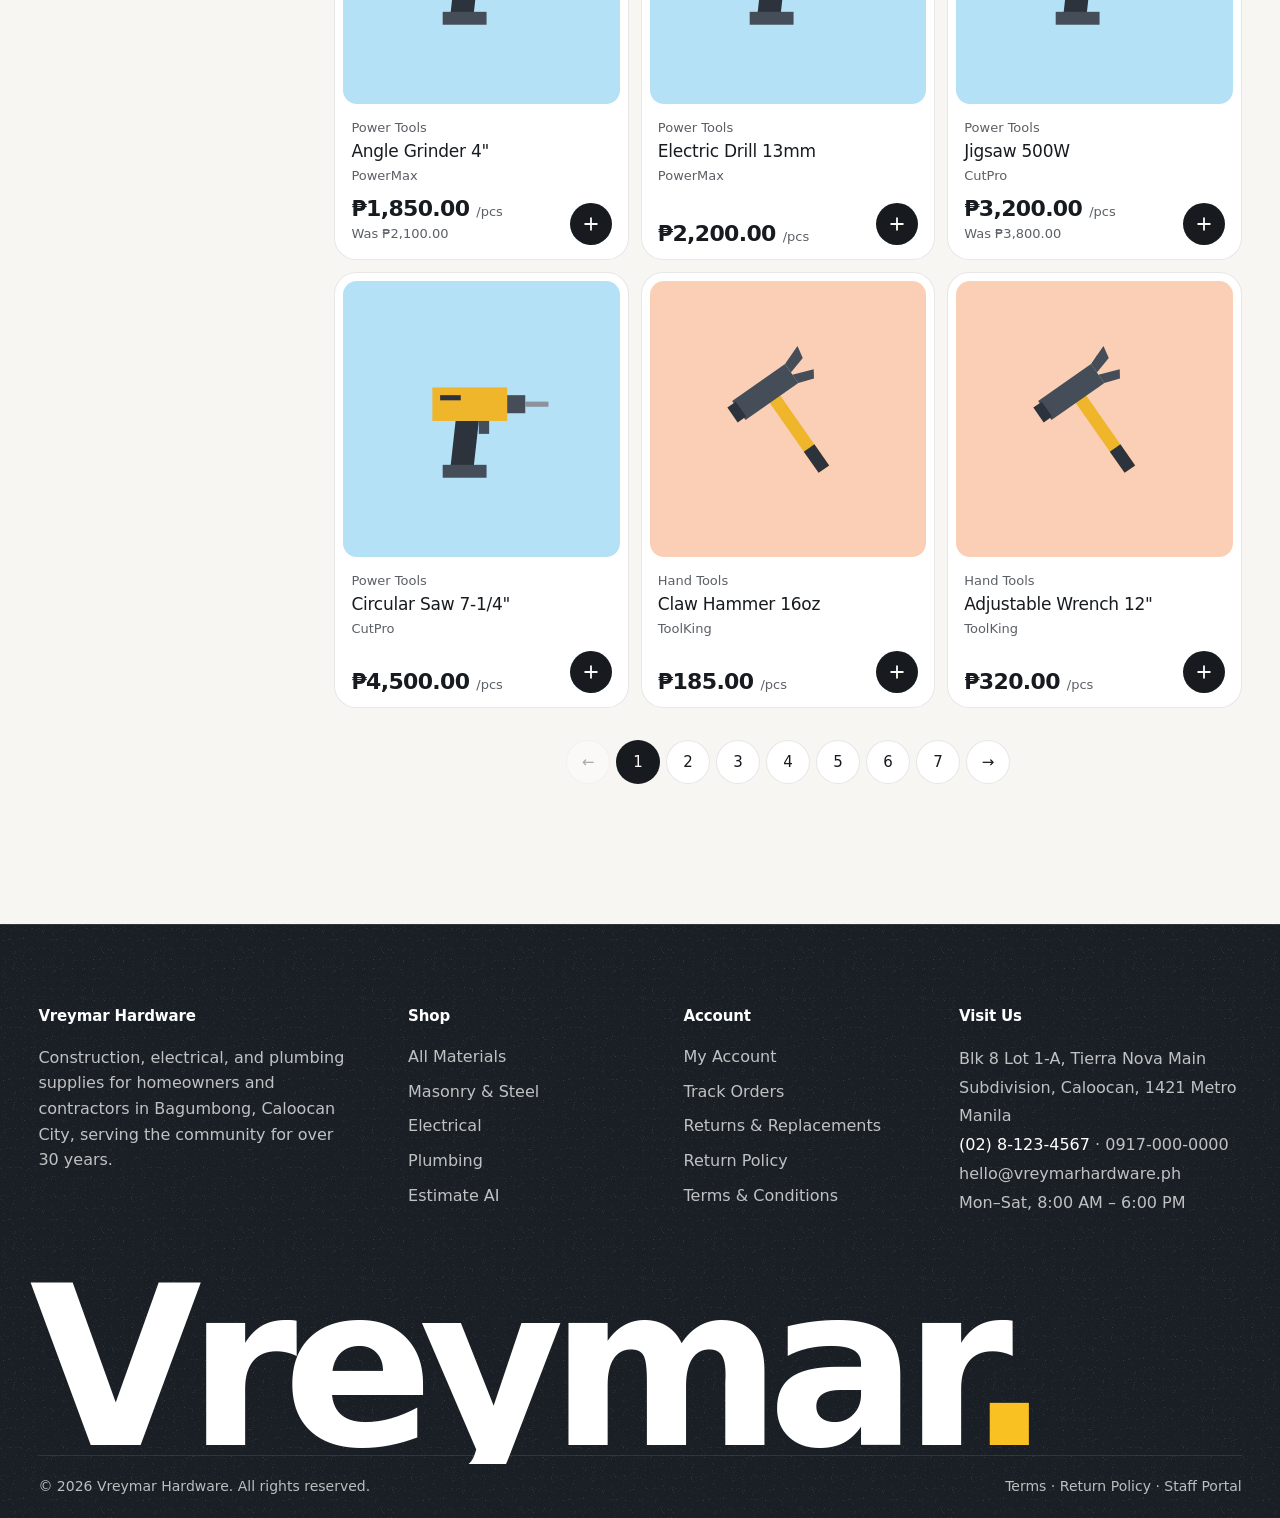
<file: materials.html>
<!DOCTYPE html>
<html lang="en">
<head>
<meta charset="UTF-8"/>
<meta name="viewport" content="width=device-width, initial-scale=1.0"/>
<title>Materials | Vreymar Hardware</title>
<link rel="preconnect" href="https://api.fontshare.com"/>
<link rel="preconnect" href="https://cdn.fontshare.com" crossorigin/>
<link href="https://api.fontshare.com/v2/css?f[]=general-sans@400,500,600,700&display=swap" rel="stylesheet"/>
<script>try{var t=localStorage.getItem('vh-theme')||(matchMedia('(prefers-color-scheme: dark)').matches?'dark':'light');document.documentElement.dataset.theme=t}catch(e){}</script>
<link rel="stylesheet" href="assets/css/site.css"/>
<style>
.shop{display:grid;grid-template-columns:272px minmax(0,1fr);gap:24px;padding-bottom:140px}
.shop>main{min-width:0}
/* one filter panel: 20px corner, sections divided by alpha lines */
.sidebar{display:flex;flex-direction:column;gap:12px;position:sticky;top:calc(var(--nav-h) + 16px);align-self:start;max-height:calc(100vh - var(--nav-h) - 32px);max-height:calc(100dvh - var(--nav-h) - 32px);overflow-y:auto;scrollbar-width:thin}
.f-card{background:var(--paper);border:1px solid var(--line);border-radius:var(--r-lg)}
.f-head{padding:16px 18px 2px;font-size:15px;font-weight:600;letter-spacing:-.01em;color:var(--ink)}
.f-body{padding:10px 10px 12px}
.f-search{position:relative;padding:6px}
.f-search svg{position:absolute;left:22px;top:50%;transform:translateY(-50%);color:var(--muted);pointer-events:none}
.f-search input{padding-left:42px;border-color:transparent;border-radius:var(--r-md)}
/* filter rows: 14px corners inside the 20px panel (6px gutter) */
.chk{display:flex;align-items:center;justify-content:space-between;gap:8px;padding:9px 10px;cursor:pointer;font-size:15px;font-weight:400;width:100%;background:none;border:0;border-radius:var(--r-md);text-align:left;color:var(--ink-2);transition:background-color .15s,color .15s}
.chk:hover{background:var(--hover);color:var(--ink)}
.chk.on{background:var(--fill);color:var(--on-fill);font-weight:500}
.chk .box{display:none}
.chk .cnt{font-size:13px;color:inherit;opacity:.6;font-variant-numeric:tabular-nums}
.price-row{display:grid;grid-template-columns:1fr 1fr;gap:6px;padding:0 6px}
.toolbar{background:var(--paper);border:1px solid var(--line);border-radius:var(--r-lg);padding:8px 8px 8px 18px;display:flex;align-items:center;gap:10px;margin-bottom:16px;flex-wrap:wrap}
.result-count{font-size:15px;color:var(--ink-2);margin-right:auto}
.result-count strong{font-size:20px;font-weight:600;letter-spacing:-.03em;color:var(--ink);font-variant-numeric:tabular-nums}
.chips{display:flex;gap:6px;flex-wrap:wrap}
.chip{display:inline-flex;align-items:center;gap:2px;height:34px;padding:0 4px 0 14px;border-radius:var(--r-pill);background:var(--accent-tint);color:var(--ink);font-size:14px;font-weight:500}
/* the remove button is concentric with the chip: 17px − 4px = 13px (round) */
.chip button{border:0;background:transparent;width:26px;height:26px;border-radius:var(--r-pill);cursor:pointer;color:var(--ink);transition:background-color .15s}
.chip button:hover{background:var(--accent)}
.view-seg{display:flex;gap:4px;padding:4px;border-radius:var(--r-md);background:var(--sunken)}
.view-btn{width:36px;height:36px;border:0;border-radius:var(--r-sm);background:transparent;cursor:pointer;color:var(--muted);display:flex;align-items:center;justify-content:center;transition:background-color .15s,color .15s}
.view-btn:hover{color:var(--ink)}
.view-btn.on{background:var(--paper);color:var(--ink);box-shadow:0 0 0 1px var(--line)}
.toolbar .select{width:auto!important;min-height:44px;font-size:14px!important;padding:0 40px 0 14px!important;border-radius:var(--r-md)}
.filter-toggle{display:none}
.prod-grid{grid-template-columns:repeat(auto-fill,minmax(224px,1fr))}
.prod-grid.list{grid-template-columns:1fr;gap:8px}
.prod-grid.list .p-card{flex-direction:row;align-items:center;gap:8px}
.prod-grid.list .p-img{width:120px;aspect-ratio:1;flex-shrink:0}
.prod-grid.list .p-body{flex-direction:row;flex-wrap:wrap;align-items:center;gap:4px 24px;padding:8px 12px 8px 10px}
.prod-grid.list .p-name{flex:1 1 220px;margin:0;font-size:17px}
.prod-grid.list .p-cat{flex-basis:100%;margin:0}
.prod-grid.list .p-sku{flex-basis:100%;order:2;margin:0}
.prod-grid.list .p-bottom{margin:0;gap:16px}
.prod-grid.list .p-stock{margin:0;order:3}
.pager{display:flex;justify-content:center;gap:6px;margin-top:32px;flex-wrap:wrap}
.pg{min-width:44px;height:44px;padding:0 10px;border:1px solid var(--line);border-radius:var(--r-pill);background:var(--paper);cursor:pointer;font-weight:500;font-size:15px;font-variant-numeric:tabular-nums;transition:background-color .15s}
.pg:hover{background:var(--hover)}
.pg.on{background:var(--fill);color:var(--on-fill);border-color:transparent}
.pg:disabled{opacity:.35;pointer-events:none}
/* quick view: the specimen beside its facts */
.qv{display:grid;grid-template-columns:280px minmax(0,1fr);gap:28px}
.qv-img{aspect-ratio:1;border-radius:var(--r-lg);background:var(--tile);display:flex;align-items:center;justify-content:center;position:relative;overflow:hidden;isolation:isolate}
.qv-img .art{width:62%}
.qv-img img{position:absolute;inset:8%;width:84%;height:84%;object-fit:contain;mix-blend-mode:multiply}
.qv-img:has(img) .art{display:none}
.qv-cat{font-size:14px;font-weight:500;color:var(--muted);margin-bottom:6px}
.qv-name{font-size:30px;font-weight:600;line-height:1.05;letter-spacing:-.04em;margin-bottom:8px}
.qv-desc{font-size:16px;color:var(--ink-2);line-height:1.6;margin:12px 0 16px}
.qv-meta{display:grid;grid-template-columns:auto 1fr;gap:6px 18px;font-size:15px;margin-bottom:20px;padding:14px 16px;border-radius:var(--r-md);background:var(--sunken)}
.qv-meta dt{font-weight:500;color:var(--muted)}
.qv-meta dd{color:var(--ink)}
.qv-price{font-size:40px;font-weight:600;letter-spacing:-.05em;margin-bottom:18px;line-height:1}
.qv-price small{font-size:15px;font-weight:400;letter-spacing:0;color:var(--muted)}
.qv-buy{display:flex;gap:10px;align-items:center;flex-wrap:wrap}
@media (max-width:900px){
  .shop{grid-template-columns:1fr}
  .sidebar{position:fixed;top:8px;left:8px;bottom:8px;width:304px;max-height:none;background:var(--raised);border:1px solid var(--line);border-radius:var(--r-xl);z-index:450;padding:8px;transform:translateX(calc(-100% - 16px));transition:transform .35s var(--ease-out),visibility .35s;visibility:hidden}
  .sidebar.open{transform:none;visibility:visible;box-shadow:var(--shadow-dialog)}
  .sidebar .f-card{border-radius:var(--r-lg)}
  .filter-toggle{display:inline-flex}
  .qv{grid-template-columns:1fr}
  .qv-img{aspect-ratio:16/10}
}
@media (max-width:560px){.prod-grid{grid-template-columns:repeat(2,minmax(0,1fr))}.toolbar{padding:8px 8px 8px 12px}}
</style>
</head>
<body data-page="materials">

<header class="page-header">
  <div class="container">
    <div>
      <h1 class="page-title" id="page-title">Materials on our shelves</h1>
      <p class="page-sub" id="page-sub">Counted live at the Bagumbong store. Order for delivery or free pickup.</p>
    </div>
    <a class="btn btn-accent" href="estimate.html">Not sure what to buy? Get an estimate</a>
  </div>
</header>

<div class="container shop">
  <aside class="sidebar" id="sidebar" aria-label="Filters">
    <div class="f-card"><div class="f-body f-search">
      <svg width="16" height="16" viewBox="0 0 24 24" fill="none" stroke="currentColor" stroke-width="2" stroke-linecap="round" aria-hidden="true"><circle cx="11" cy="11" r="7"/><path d="m20 20-3.5-3.5"/></svg>
      <input class="input" id="f-q" type="search" placeholder="Cement, PVC pipe, Boysen…" aria-label="Search products"/>
    </div></div>
    <div class="f-card"><div class="f-head">Category</div><div class="f-body" id="f-cats"></div></div>
    <div class="f-card"><div class="f-head">Price Range (₱)</div><div class="f-body">
      <div class="price-row"><input class="input" id="f-min" type="number" min="0" placeholder="Min"/><input class="input" id="f-max" type="number" min="0" placeholder="Max"/></div>
    </div></div>
    <div class="f-card"><div class="f-head">Availability</div><div class="f-body" id="f-avail">
      <button class="chk on" data-v="all"><span><span class="box"></span>All items</span></button>
      <button class="chk" data-v="in"><span><span class="box"></span>In stock</span></button>
      <button class="chk" data-v="low"><span><span class="box"></span>Low stock</span></button>
      <button class="chk" data-v="sale"><span><span class="box"></span>On sale</span></button>
    </div></div>
    <button class="btn btn-outline btn-block" id="f-clear">Clear all filters</button>
  </aside>

  <main>
    <div class="toolbar">
      <button class="btn btn-outline btn-sm filter-toggle" id="filter-toggle">Filters</button>
      <span class="result-count"><strong id="count">0</strong> products</span>
      <div class="chips" id="chips"></div>
      <select class="select" id="sort" aria-label="Sort products">
        <option value="featured">In stock first</option>
        <option value="price-asc">Lowest price</option>
        <option value="price-desc">Highest price</option>
        <option value="name">Name, A to Z</option>
      </select>
      <div class="view-seg"><button class="view-btn on" id="v-grid" aria-label="Grid view"><svg width="18" height="18" viewBox="0 0 24 24" fill="none" stroke="currentColor" stroke-width="2" aria-hidden="true"><path d="M4 4h7v7H4zM13 4h7v7h-7zM4 13h7v7H4zM13 13h7v7h-7z"/></svg></button>
      <button class="view-btn" id="v-list" aria-label="List view"><svg width="18" height="18" viewBox="0 0 24 24" fill="none" stroke="currentColor" stroke-width="2" stroke-linecap="round" aria-hidden="true"><path d="M4 6h16M4 12h16M4 18h16"/></svg></button></div>
    </div>
    <div class="prod-grid" id="grid"></div>
    <div class="pager" id="pager"></div>
  </main>
</div>

<div class="modal-overlay" id="qv-modal" role="dialog" aria-modal="true" aria-labelledby="qv-name">
  <div class="modal" style="width:720px">
    <div class="modal-head"><div><div class="modal-title" id="qv-name"></div><div class="modal-sub" id="qv-sku"></div></div><button class="modal-x" data-close="qv-modal" aria-label="Close">✕</button></div>
    <div class="modal-body"><div class="qv" id="qv-body"></div></div>
  </div>
</div>

<script src="assets/js/store.js"></script>
<script src="assets/js/photos.js"></script>
<script src="assets/js/art.js"></script>
<script src="assets/js/site.js"></script>
<script>
(function(){
  const {Catalog, CAT_COLORS, peso, esc} = VH;
  const PER = 12;
  const params = new URLSearchParams(location.search);
  const S = { q: params.get('q')||'', cat: +params.get('cat')||0, avail:'all', min:'', max:'', sort:'featured', view:'grid', page:1 };
  const $ = id => document.getElementById(id);
  $('f-q').value = S.q;

  function renderCats(){
    const prods = Catalog.products();
    const cats = Catalog.categories();
    $('f-cats').innerHTML = `<button class="chk${S.cat===0?' on':''}" data-c="0"><span><span class="box"></span>All categories</span><span class="cnt">${prods.length}</span></button>` +
      cats.map(c=>`<button class="chk${S.cat===c.id?' on':''}" data-c="${c.id}"><span><span class="box"></span>${esc(c.name)}</span><span class="cnt">${prods.filter(p=>p.catId===c.id).length}</span></button>`).join('');
  }

  function filtered(){
    const q = S.q.trim().toLowerCase();
    const min = parseFloat(S.min), max = parseFloat(S.max);
    let list = Catalog.products().filter(p=>{
      if(S.cat && p.catId!==S.cat) return false;
      if(q && ![p.name,p.sku,p.brand,Catalog.category(p.catId).name].join(' ').toLowerCase().includes(q)) return false;
      if(!isNaN(min) && p.price<min) return false;
      if(!isNaN(max) && p.price>max) return false;
      const st = Catalog.stockStatus(p).key;
      if(S.avail==='in' && st==='out') return false;
      if(S.avail==='low' && st!=='low') return false;
      if(S.avail==='sale' && !p.orig) return false;
      return true;
    });
    const rank = p => (p.stock>0?0:1);
    const sorters = { featured:(a,b)=>rank(a)-rank(b), 'price-asc':(a,b)=>a.price-b.price, 'price-desc':(a,b)=>b.price-a.price, name:(a,b)=>a.name.localeCompare(b.name) };
    return list.sort(sorters[S.sort]);
  }

  function render(){
    const list = filtered();
    const pages = Math.max(1, Math.ceil(list.length/PER));
    if(S.page>pages) S.page = 1;
    const slice = list.slice((S.page-1)*PER, S.page*PER);
    $('count').textContent = list.length;
    const cat = S.cat ? Catalog.category(S.cat) : null;
    $('page-title').textContent = cat ? cat.name : (S.q ? 'Results for “'+S.q+'”' : 'Materials on our shelves');
    if(cat) $('page-sub').textContent = cat.desc;
    const grid = $('grid');
    grid.className = 'prod-grid' + (S.view==='list'?' list':'');
    grid.innerHTML = slice.length ? slice.map(UI.productCard).join('') :
      `<div class="empty" style="grid-column:1/-1"><div class="empty-icon">${Art.cat(9)}</div><div class="empty-title">Nothing matches that</div><p>Try a shorter word or clear the filters. Can't find it? Call the store, not every item is online yet.</p></div>`;
    // chips
    const chips = [];
    if(S.q) chips.push(['q','“'+S.q+'”']);
    if(cat) chips.push(['cat',cat.name]);
    if(S.avail!=='all') chips.push(['avail',{in:'In stock',low:'Low stock',sale:'On sale'}[S.avail]]);
    if(S.min||S.max) chips.push(['price','₱'+(S.min||0)+' – '+(S.max?'₱'+S.max:'any')]);
    $('chips').innerHTML = chips.map(([k,l])=>`<span class="chip">${esc(l)}<button data-chip="${k}" aria-label="Remove filter">✕</button></span>`).join('');
    // pager
    const pg = $('pager'); pg.innerHTML='';
    if(pages>1){
      pg.innerHTML = `<button class="pg" data-p="${S.page-1}" ${S.page===1?'disabled':''}>←</button>` +
        Array.from({length:pages},(_,i)=>`<button class="pg${i+1===S.page?' on':''}" data-p="${i+1}">${i+1}</button>`).join('') +
        `<button class="pg" data-p="${S.page+1}" ${S.page===pages?'disabled':''}>→</button>`;
    }
  }

  function openQV(id){
    const p = Catalog.product(id); if(!p) return;
    const c = Catalog.category(p.catId); const st = Catalog.stockStatus(p);
    $('qv-name').textContent = p.name;
    $('qv-sku').textContent = c.name + ' · ' + (p.brand||'') + ' · ' + p.sku;
    $('qv-body').innerHTML = `
      <div class="qv-img" data-tile="${UI.tileOf(p.catId)}">${UI.photoOf(p)?`<img src="${esc(UI.photoOf(p))}" alt="" onerror="this.remove()"/>`:''}${Art.cat(p.catId)}</div>
      <div>
        <p class="qv-desc" style="margin-top:0">${esc(p.desc||'')}</p>
        <dl class="qv-meta">
          <dt>In stock</dt><dd style="color:${st.key==='out'?'var(--danger)':st.key==='low'?'#D97706':'var(--success)'};font-weight:700">${st.key==='out'?'Out of stock':p.stock+' '+esc(p.unit)+' available'}</dd>
        </dl>
        <div class="qv-price">${peso(p.price)} <small>/ ${esc(p.unit)}</small>${p.orig?` <small>was ${peso(p.orig)}</small>`:''}</div>
        <div class="qv-buy">
          <div class="qty-ctrl"><button class="qty-btn" data-qv="-1" aria-label="Decrease">−</button><input class="qty-num" id="qv-qty" type="number" value="1" min="1" max="${p.stock}" aria-label="Quantity"/><button class="qty-btn" data-qv="1" aria-label="Increase">+</button></div>
          <button class="btn btn-primary" id="qv-add" ${st.key==='out'?'disabled':''}>Add to cart</button>
          <span class="muted" id="qv-line" style="font-size:13px"></span>
        </div>
      </div>`;
    const qty = $('qv-qty');
    const upd = () => { const v = Math.max(1, Math.min(p.stock||1, +qty.value||1)); qty.value=v; $('qv-line').textContent = 'Total '+peso(v*p.price); UI.flash($('qv-line')); };
    upd();
    qty.oninput = upd;
    $('qv-body').querySelectorAll('[data-qv]').forEach(b=>b.onclick=()=>{qty.value=(+qty.value||1)+(+b.dataset.qv);upd();});
    $('qv-add').onclick = e=>UI.busy(e.currentTarget, ()=>{ const r = UI.addToCart(p.id, +qty.value||1); if(r.ok){ UI.closeModal('qv-modal'); render(); UI.popAdded(p.id); } }, 350);
    UI.openModal('qv-modal');
  }

  // events
  $('grid').addEventListener('click', e=>{
    const add = e.target.closest('[data-add]');
    if(add){ e.stopPropagation(); UI.addToCart(+add.dataset.add); render(); UI.popAdded(+add.dataset.add); return; }
    const card = e.target.closest('.p-card'); if(card) openQV(+card.dataset.id);
  });
  $('grid').addEventListener('keydown', e=>{ if(e.key==='Enter' && e.target.classList.contains('p-card')) openQV(+e.target.dataset.id); });
  $('f-cats').addEventListener('click', e=>{ const b=e.target.closest('[data-c]'); if(!b) return; S.cat=+b.dataset.c; S.page=1; renderCats(); render(); $('sidebar').classList.remove('open'); });
  $('f-avail').addEventListener('click', e=>{ const b=e.target.closest('[data-v]'); if(!b) return; S.avail=b.dataset.v; S.page=1; $('f-avail').querySelectorAll('.chk').forEach(x=>x.classList.toggle('on',x===b)); render(); });
  $('f-q').addEventListener('input', e=>{ S.q=e.target.value; S.page=1; render(); });
  $('f-min').addEventListener('input', e=>{ S.min=e.target.value; S.page=1; render(); });
  $('f-max').addEventListener('input', e=>{ S.max=e.target.value; S.page=1; render(); });
  $('sort').addEventListener('change', e=>{ S.sort=e.target.value; render(); });
  $('v-grid').onclick=()=>{S.view='grid';$('v-grid').classList.add('on');$('v-list').classList.remove('on');render();};
  $('v-list').onclick=()=>{S.view='list';$('v-list').classList.add('on');$('v-grid').classList.remove('on');render();};
  $('pager').addEventListener('click', e=>{ const b=e.target.closest('[data-p]'); if(!b) return; S.page=+b.dataset.p; render(); window.scrollTo({top:0,behavior:'smooth'}); });
  $('chips').addEventListener('click', e=>{ const b=e.target.closest('[data-chip]'); if(!b) return; const k=b.dataset.chip;
    if(k==='q'){S.q='';$('f-q').value='';} if(k==='cat'){S.cat=0;renderCats();} if(k==='avail'){S.avail='all';$('f-avail').querySelectorAll('.chk').forEach(x=>x.classList.toggle('on',x.dataset.v==='all'));} if(k==='price'){S.min=S.max='';$('f-min').value=$('f-max').value='';}
    render(); });
  $('f-clear').onclick=()=>{ Object.assign(S,{q:'',cat:0,avail:'all',min:'',max:'',page:1}); $('f-q').value=$('f-min').value=$('f-max').value=''; $('f-avail').querySelectorAll('.chk').forEach(x=>x.classList.toggle('on',x.dataset.v==='all')); renderCats(); render(); };
  $('filter-toggle').onclick=()=>$('sidebar').classList.toggle('open');
  document.addEventListener('click', e=>{ if(window.innerWidth<=900 && $('sidebar').classList.contains('open') && !e.target.closest('#sidebar') && !e.target.closest('#filter-toggle')) $('sidebar').classList.remove('open'); });
  // nav search on this page filters in place
  const ns = document.querySelector('.nav-search');
  if(ns) ns.addEventListener('submit', e=>{ e.preventDefault(); S.q = ns.q.value; $('f-q').value=S.q; S.page=1; render(); });

  renderCats(); render();
  if(params.get('view')) openQV(+params.get('view'));
})();
</script>
</body>
</html>
</file>
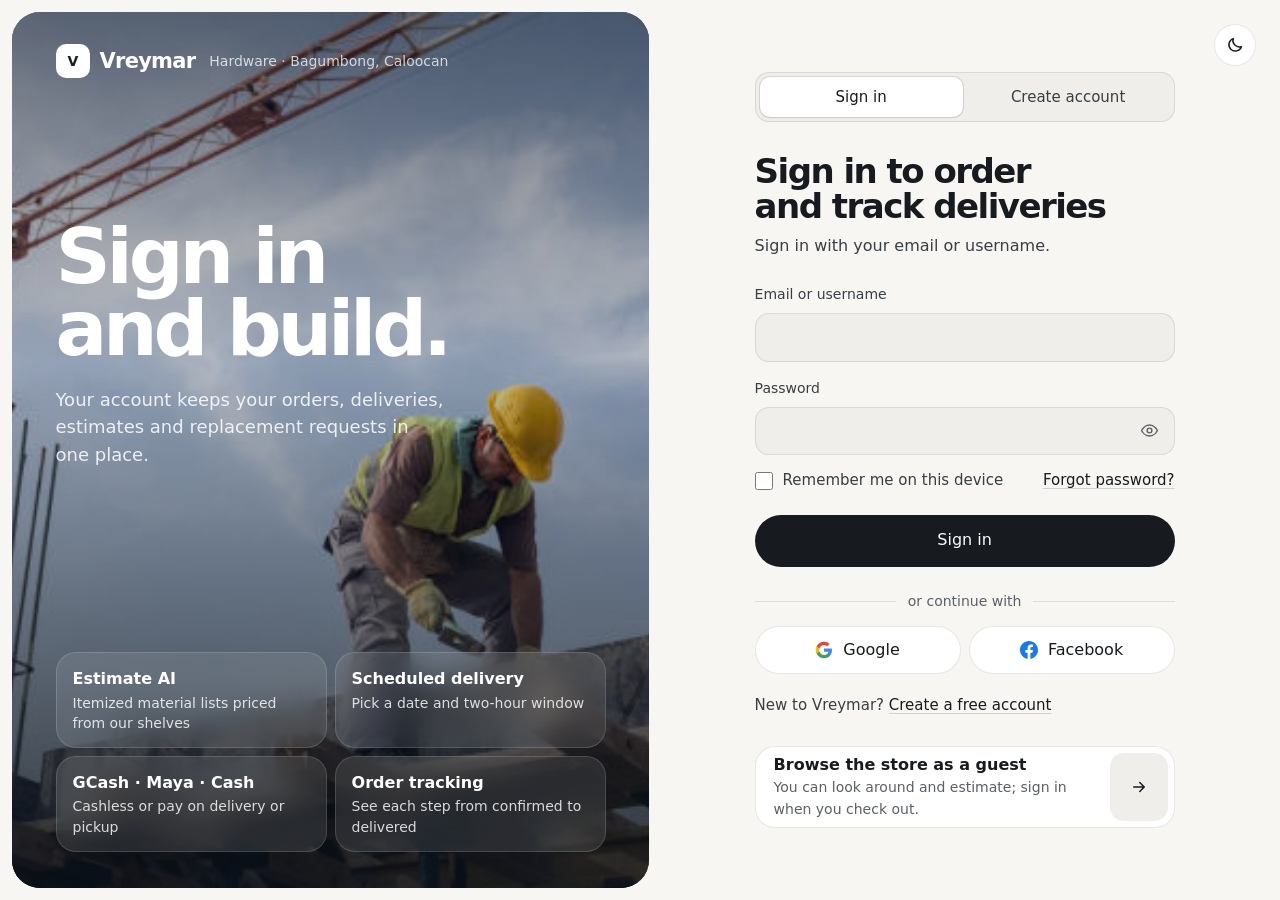
<file: admin/inventory.html>
<!DOCTYPE html>
<html lang="en">
<head>
<meta charset="UTF-8"/>
<meta name="viewport" content="width=device-width, initial-scale=1.0"/>
<title>Inventory | Vreymar Staff Portal</title>
<link rel="preconnect" href="https://api.fontshare.com"/>
<link rel="preconnect" href="https://cdn.fontshare.com" crossorigin/>
<link href="https://api.fontshare.com/v2/css?f[]=general-sans@400,500,600,700&display=swap" rel="stylesheet"/>
<script>try{var t=localStorage.getItem('vh-theme')||(matchMedia('(prefers-color-scheme: dark)').matches?'dark':'light');document.documentElement.dataset.theme=t}catch(e){}</script>
<link rel="stylesheet" href="../assets/css/admin.css"/>
<style>
.sbar{height:5px;background:var(--secondary);border-radius:3px;margin-top:5px;width:72px;overflow:hidden}
.sbar i{display:block;height:100%;border-radius:3px}
.pager{display:flex;justify-content:space-between;align-items:center;padding:11px 16px;border-top:1px solid var(--border);font-size:13px;color:var(--text-muted);flex-wrap:wrap;gap:8px}
.pager div{display:flex;gap:4px}
.pg{min-width:30px;height:30px;border:1px solid var(--border);border-radius:var(--r-sm);background:var(--paper);cursor:pointer;font-size:12px;font-weight:700}
.pg:hover{background:var(--hover)}.pg.on{background:var(--fill);color:var(--on-fill);border-color:transparent}
.cat-grid{display:grid;grid-template-columns:repeat(auto-fill,minmax(250px,1fr));gap:14px}
.cat-card{background:var(--paper);border:1px solid var(--border);border-radius:var(--r-lg);padding:16px 18px}
.cat-card .top{display:flex;align-items:center;gap:12px;margin-bottom:10px}
.inv-grid{grid-template-columns:repeat(auto-fill,minmax(210px,1fr));gap:10px}
.ig{background:var(--paper);border:1px solid var(--line);border-radius:var(--r-lg);padding:6px;overflow:hidden}
.ig-art{position:relative;aspect-ratio:4/3;border-radius:var(--r-md);overflow:hidden;background:var(--tile);display:flex;align-items:center;justify-content:center}
.ig-art .art{width:55%}
.ig-art .badge{position:absolute;top:8px;left:8px}
.ig-b{padding:10px 8px 6px}
.ig-b>b{display:block;font-size:15px;line-height:1.25;margin-top:2px}
.ig-row{display:flex;justify-content:space-between;align-items:baseline;margin-top:8px}
.cat-ic{width:56px;height:56px;border-radius:var(--r-md);background:var(--tile);display:flex;align-items:center;justify-content:center;flex-shrink:0}.cat-ic .art{width:46px;height:46px}
.rs{display:flex;align-items:center;gap:12px;padding:11px 0;border-bottom:1px solid var(--border);flex-wrap:wrap}
.rs:last-child{border:none}
.rs .grow{flex:1;min-width:180px}
.rs input{width:84px}
.preview{padding:10px 14px;background:var(--success-tint);border:0;border-radius:var(--r-md);font-size:13px;color:var(--success);margin-top:12px}
</style>
</head>
<body>
<main id="main">
  <div class="stats" id="stats"></div>
  <div class="tabs" role="tablist">
    <button class="tab on" data-t="products">Products</button>
    <button class="tab" data-t="categories">Categories</button>
    <button class="tab" data-t="restock">Restock <span class="cnt" id="low-cnt"></span></button>
    <button class="tab" data-t="log">Stock Movements</button>
  </div>

  <section class="pane on" id="p-products">
    <div class="toolbar">
      <div class="search"><span></span><input class="input" id="q" placeholder="Search name, SKU, brand…"/></div>
      <select class="select auto" id="f-cat"></select>
      <select class="select auto" id="f-stock"><option value="">All stock</option><option value="in">In stock</option><option value="low">Low stock</option><option value="out">Out of stock</option></select>
      <select class="select auto" id="f-view" aria-label="View"><option value="table">Table view</option><option value="grid">Grid view</option></select>
      <button class="btn btn-ghost" id="csv">Export CSV</button>
      <button class="btn btn-primary" id="add">Add product</button>
    </div>
    <div class="inv-grid" id="inv-grid" style="display:none"></div>
    <div class="card" id="inv-table">
      <div class="tbl-wrap"><table>
        <thead><tr><th class="sort" data-s="sku">SKU</th><th class="sort asc" data-s="name">Product</th><th>Category</th><th class="sort r" data-s="price">Price</th><th class="sort r" data-s="cost">Cost</th><th class="sort" data-s="stock">Stock</th><th>Status</th><th style="width:200px">Actions</th></tr></thead>
        <tbody id="tbody"></tbody>
      </table></div>
      <div class="pager"><span id="pinfo"></span><div id="pbtns"></div></div>
    </div>
  </section>

  <section class="pane" id="p-categories">
    <div class="toolbar"><span class="muted" style="flex:1;font-size:13px">Categories group products in the store, POS and reports.</span><button class="btn btn-primary" id="add-cat">Add Category</button></div>
    <div class="cat-grid" id="cats"></div>
  </section>

  <section class="pane" id="p-restock">
    <div class="card"><div class="card-head"><span class="card-title">Items at or below reorder level</span><button class="btn btn-accent btn-sm" id="restock-all">Restock all +50</button></div>
      <div class="card-body" id="restock"></div></div>
  </section>

  <section class="pane" id="p-log">
    <div class="card"><div class="card-head"><span class="card-title">Stock movement history</span><input class="input" id="log-q" placeholder="Filter by product or reason…" style="width:240px"/></div>
      <div class="tbl-wrap"><table><thead><tr><th>Date & time</th><th>Product</th><th class="r">Change</th><th class="r">Before → After</th><th>Reason</th><th>By</th></tr></thead><tbody id="log"></tbody></table></div></div>
  </section>
</main>

<!-- Product modal -->
<div class="modal-overlay" id="pm"><div class="modal" style="width:620px">
  <div class="modal-head"><span class="modal-title" id="pm-t">Add Product</span><button class="modal-x" data-close="pm">✕</button></div>
  <div class="modal-body"><div class="form-grid">
    <div class="full"><label class="label" for="f-name">Product name *</label><input class="input" id="f-name"/></div>
    <div><label class="label" for="f-sku">SKU *</label><input class="input" id="f-sku" style="text-transform:uppercase"/><div class="hint">Unique product code, e.g. HW-007</div></div>
    <div><label class="label" for="f-catid">Category *</label><select class="select" id="f-catid"></select></div>
    <div><label class="label" for="f-price">Selling price (₱) *</label><input class="input" id="f-price" type="number" min="0" step="0.01"/></div>
    <div><label class="label" for="f-cost">Cost price (₱)</label><input class="input" id="f-cost" type="number" min="0" step="0.01"/></div>
    <div><label class="label" for="p-stock">Stock on hand</label><input class="input" id="p-stock" type="number" min="0"/><div class="hint" id="stock-hint"></div></div>
    <div><label class="label" for="f-th">Reorder level</label><input class="input" id="f-th" type="number" min="0"/></div>
    <div><label class="label" for="f-unit">Unit</label><input class="input" id="f-unit" placeholder="pcs, bag, m, kg…"/></div>
    <div><label class="label" for="f-brand">Brand</label><input class="input" id="f-brand"/></div>
    <div><label class="label" for="f-loc">Location / aisle</label><input class="input" id="f-loc" placeholder="Aisle 3-B"/></div>
    <div><label class="label" for="f-badge">Store badge</label><select class="select" id="f-badge"><option value="">None</option><option value="hot">Hot</option><option value="sale">Sale</option><option value="new">New</option></select></div>
    <div><label class="label" for="f-orig">Original price (for sale)</label><input class="input" id="f-orig" type="number" min="0" step="0.01" placeholder="Optional"/></div>
    <div><label class="label" for="f-img">Image URL</label><input class="input" id="f-img" placeholder="https://… (optional)"/></div>
    <div class="full"><label class="label" for="f-desc">Description</label><textarea class="textarea" id="f-desc"></textarea></div>
  </div></div>
  <div class="modal-foot"><button class="btn btn-ghost" data-close="pm">Cancel</button><button class="btn btn-primary" id="pm-save">Save product</button></div>
</div></div>

<!-- Adjust modal -->
<div class="modal-overlay" id="am"><div class="modal" style="width:420px">
  <div class="modal-head"><span class="modal-title">Adjust stock</span><button class="modal-x" data-close="am">✕</button></div>
  <div class="modal-body">
    <div style="padding:11px 14px;background:var(--secondary);border-radius:8px;margin-bottom:14px"><b id="am-name"></b><div class="muted" style="font-size:12.5px">Current stock: <b id="am-cur"></b></div></div>
    <div style="margin-bottom:12px"><label class="label" for="am-type">Adjustment</label><select class="select" id="am-type"><option value="add">Receive / restock</option><option value="remove">Remove (damage, loss, return to supplier)</option><option value="set">Set exact count (stocktake)</option></select></div>
    <div style="margin-bottom:12px"><label class="label" for="am-qty">Quantity</label><input class="input" id="am-qty" type="number" min="0"/></div>
    <div><label class="label" for="am-reason">Reason / reference</label><input class="input" id="am-reason" placeholder="e.g. Delivery from supplier DR#1234"/></div>
    <div class="preview" id="am-prev">New stock: -</div>
  </div>
  <div class="modal-foot"><button class="btn btn-ghost" data-close="am">Cancel</button><button class="btn btn-primary" id="am-save">Apply</button></div>
</div></div>

<!-- Category modal -->
<div class="modal-overlay" id="cm"><div class="modal" style="width:440px">
  <div class="modal-head"><span class="modal-title" id="cm-t">Add Category</span><button class="modal-x" data-close="cm">✕</button></div>
  <div class="modal-body"><div class="form-grid">
    <div class="full"><label class="label" for="c-name">Name *</label><input class="input" id="c-name"/></div>
    <input type="hidden" id="c-icon"/>
    <div><label class="label" for="c-color">Color</label><select class="select" id="c-color"><option value="yellow">Amber</option><option value="blue">Blue</option><option value="green">Green</option><option value="red">Red</option><option value="purple">Purple</option><option value="gray">Gray</option></select></div>
    <div class="full"><label class="label" for="c-desc">Description</label><input class="input" id="c-desc"/></div>
  </div></div>
  <div class="modal-foot"><button class="btn btn-ghost" data-close="cm">Cancel</button><button class="btn btn-primary" id="cm-save">Save</button></div>
</div></div>

<script src="../assets/js/store.js"></script>
<script src="../assets/js/art.js"></script>
<script src="../assets/js/admin.js"></script>
<script>
(function(){
  const user = Admin.init('inventory','Inventory Management'); if(!user) return;
  const {Catalog, Auth, CAT_COLORS, peso, pesoShort, esc, fmtDateTime, downloadCSV} = VH;
  const $ = id => document.getElementById(id);
  const me = Auth.fullName(user);
  const BADGE = {yellow:'b-yellow',blue:'b-blue',green:'b-green',red:'b-red',purple:'b-purple',gray:'b-gray'};
  const PER = 15;
  let sortCol='name', sortDir=1, page=1, editId=null, adjId=null, editCat=null;

  /* tabs */
  function tab(t){ document.querySelectorAll('.tab').forEach(x=>x.classList.toggle('on',x.dataset.t===t)); document.querySelectorAll('.pane').forEach(p=>p.classList.toggle('on',p.id==='p-'+t)); history.replaceState(null,'','#'+t); renderAll(); }
  document.querySelectorAll('.tab').forEach(t=>t.onclick=()=>tab(t.dataset.t));

  function stats(){
    const ps = Catalog.products(); const low = ps.filter(p=>p.stock<=p.threshold);
    $('stats').innerHTML = `
      <div class="stat"><div class="stat-ic"></div><div class="stat-l">Products</div><div class="stat-v">${ps.length}</div><div class="stat-s">${Catalog.categories().length} categories</div></div>
      <div class="stat blue"><div class="stat-ic"></div><div class="stat-l">Units on hand</div><div class="stat-v">${ps.reduce((a,p)=>a+p.stock,0).toLocaleString()}</div></div>
      <div class="stat green"><div class="stat-ic"></div><div class="stat-l">Value at cost</div><div class="stat-v">${pesoShort(ps.reduce((a,p)=>a+p.cost*p.stock,0))}</div><div class="stat-s">Retail ${pesoShort(ps.reduce((a,p)=>a+p.price*p.stock,0))}</div></div>
      <div class="stat red"><div class="stat-ic"></div><div class="stat-l">Low / out</div><div class="stat-v">${low.length}</div><div class="stat-s">${ps.filter(p=>p.stock===0).length} out of stock</div></div>`;
    $('low-cnt').textContent = low.length || ''; $('low-cnt').style.display = low.length?'':'none';
    Admin.topChips(low.length?`<span class="chip warn">${low.length} low stock</span>`:'');
  }
  function catFilter(){
    const cur = $('f-cat').value;
    $('f-cat').innerHTML = '<option value="">All categories</option>'+Catalog.categories().map(c=>`<option value="${c.id}">${c.icon} ${esc(c.name)}</option>`).join('');
    $('f-cat').value = cur;
  }

  /* products */
  function filtered(){
    const q=$('q').value.trim().toLowerCase(), c=+$('f-cat').value, s=$('f-stock').value;
    return Catalog.products().filter(p=>{
      if(q && ![p.name,p.sku,p.brand].join(' ').toLowerCase().includes(q)) return false;
      if(c && p.catId!==c) return false;
      const k = Catalog.stockStatus(p).key; if(s && k!==s) return false;
      return true;
    }).sort((a,b)=>{ let x=a[sortCol], y=b[sortCol]; if(typeof x==='string'){x=x.toLowerCase();y=y.toLowerCase();} return x<y?-sortDir:x>y?sortDir:0; });
  }
  function renderProducts(){
    const l = filtered(); const pages = Math.max(1,Math.ceil(l.length/PER)); if(page>pages) page=1;
    const sl = l.slice((page-1)*PER, page*PER);
    $('tbody').innerHTML = sl.length ? sl.map(p=>{
      const c = Catalog.category(p.catId), st = Catalog.stockStatus(p);
      const pct = Math.min(100, p.stock/Math.max(1,p.threshold*3)*100);
      const col = st.key==='out'?'var(--danger)':st.key==='low'?'var(--accent)':'var(--success)';
      return `<tr><td><code>${esc(p.sku)}</code></td>
        <td><b>${esc(p.name)}</b><div class="muted" style="font-size:11.5px">${esc(p.brand||'')}${p.location?' · '+esc(p.location):''}</div></td>
        <td><span class="badge ${BADGE[c.color]}">${c.icon} ${esc(c.name)}</span></td>
        <td class="r"><b>${peso(p.price)}</b><div class="muted" style="font-size:11px">/ ${esc(p.unit)}</div></td>
        <td class="r muted">${peso(p.cost)}</td>
        <td><b>${p.stock}</b> <span class="muted" style="font-size:11.5px">${esc(p.unit)}</span><div class="sbar"><i style="width:${pct}%;background:${col}"></i></div></td>
        <td><span class="badge ${st.key==='out'?'b-red':st.key==='low'?'b-yellow':'b-green'}">${st.label}</span></td>
        <td><button class="icon-btn" data-adj="${p.id}" title="Adjust stock">Stock</button> <button class="icon-btn" data-edit="${p.id}" title="Edit">Edit</button> <button class="icon-btn del" data-del="${p.id}" title="Delete">Delete</button></td></tr>`;
    }).join('') : '<tr><td colspan="8" class="empty">No products match your filters.</td></tr>';
    const grid = $('f-view').value==='grid';
    $('inv-table').style.display = grid?'none':''; $('inv-grid').style.display = grid?'grid':'none';
    if(grid) $('inv-grid').innerHTML = l.length ? l.map(p=>{ const st=Catalog.stockStatus(p);
      return `<div class="ig"><div class="ig-art" data-tile="${Admin.tileOf(p.catId)}">${Art.cat(p.catId)}${st.key!=='in'?`<span class="badge ${st.key==='out'?'b-red':'b-yellow'}">${st.label}</span>`:''}</div>
        <div class="ig-b"><div class="muted" style="font-size:13px">${esc(Catalog.category(p.catId).name)} · ${esc(p.sku)}</div><b>${esc(p.name)}</b>
        <div class="ig-row"><span style="font-family:var(--font-head);font-size:24px;font-weight:600">${peso(p.price)}</span><span><b>${p.stock}</b> ${esc(p.unit)}</span></div>
        <div style="display:flex;gap:4px;margin-top:10px"><button class="icon-btn" data-adj="${p.id}">Stock</button><button class="icon-btn" data-edit="${p.id}">Edit</button><button class="icon-btn del" data-del="${p.id}">Delete</button></div></div></div>`; }).join('') : '<div class="empty">No products match your filters.</div>';
    $('pinfo').textContent = `Showing ${sl.length?((page-1)*PER+1):0}–${(page-1)*PER+sl.length} of ${l.length}`;
    $('pbtns').innerHTML = pages>1 ? Array.from({length:pages},(_,i)=>`<button class="pg${i+1===page?' on':''}" data-pg="${i+1}">${i+1}</button>`).join('') : '';
  }
  document.querySelectorAll('th.sort').forEach(th=>th.onclick=()=>{ const c=th.dataset.s; if(sortCol===c) sortDir*=-1; else {sortCol=c;sortDir=1;} document.querySelectorAll('th.sort').forEach(x=>x.classList.remove('asc','desc')); th.classList.add(sortDir===1?'asc':'desc'); renderProducts(); });
  ['q','f-cat','f-stock','f-view'].forEach(id=>$(id).addEventListener(id==='q'?'input':'change',()=>{page=1;renderProducts();}));
  $('inv-grid').onclick = e=>{ const a=e.target.closest('[data-adj]'), ed=e.target.closest('[data-edit]'), d=e.target.closest('[data-del]'); if(a) openAdj(+a.dataset.adj); if(ed) openProd(+ed.dataset.edit); if(d) delProd(+d.dataset.del); };
  $('pbtns').onclick = e=>{ const b=e.target.closest('[data-pg]'); if(b){ page=+b.dataset.pg; renderProducts(); } };
  $('tbody').onclick = e=>{
    const a=e.target.closest('[data-adj]'), ed=e.target.closest('[data-edit]'), d=e.target.closest('[data-del]');
    if(a) openAdj(+a.dataset.adj); if(ed) openProd(+ed.dataset.edit); if(d) delProd(+d.dataset.del);
  };

  function openProd(id){
    editId = id||null; const p = id?Catalog.product(id):null;
    $('pm-t').textContent = p?'Edit Product':'Add Product';
    $('f-catid').innerHTML = Catalog.categories().map(c=>`<option value="${c.id}">${c.icon} ${esc(c.name)}</option>`).join('');
    const v = (k,d)=>p&&p[k]!=null?p[k]:d;
    $('f-name').value=v('name',''); $('f-sku').value=v('sku',''); $('f-catid').value=v('catId',+$('f-cat').value||1);
    $('f-price').value=v('price',''); $('f-cost').value=v('cost',''); $('p-stock').value=v('stock',0); $('f-th').value=v('threshold',10);
    $('f-unit').value=v('unit','pcs'); $('f-brand').value=v('brand',''); $('f-loc').value=v('location',''); $('f-badge').value=v('badge','')||'';
    $('f-orig').value=v('orig','')||''; $('f-img').value=v('img',''); $('f-desc').value=v('desc','');
    $('p-stock').disabled = !!p; $('stock-hint').textContent = p?'Use “Adjust stock” to change quantity (keeps an audit trail).':'Opening stock';
    Admin.openModal('pm'); $('f-name').focus();
  }
  $('add').onclick = ()=>openProd();
  $('pm-save').onclick = ()=>{
    const name=$('f-name').value.trim(), sku=$('f-sku').value.trim().toUpperCase(), price=parseFloat($('f-price').value);
    if(!name||!sku) return Admin.toast('Name and SKU are required.','danger');
    if(!(price>=0)) return Admin.toast('Enter a valid selling price.','danger');
    const list = Catalog.products();
    if(list.some(p=>p.sku===sku && p.id!==editId)) return Admin.toast('SKU '+sku+' already exists.','danger');
    const orig = parseFloat($('f-orig').value);
    const data = {name, sku, catId:+$('f-catid').value, price, cost:parseFloat($('f-cost').value)||0, threshold:Math.max(0,parseInt($('f-th').value)||0),
      unit:$('f-unit').value.trim()||'pcs', brand:$('f-brand').value.trim(), location:$('f-loc').value.trim(), badge:$('f-badge').value||null,
      orig: orig>price?orig:null, img:$('f-img').value.trim(), desc:$('f-desc').value.trim()};
    if(data.img && !/^https?:\/\//i.test(data.img)) return Admin.toast('Image URL must start with http:// or https://','danger');
    if(editId){ Object.assign(list.find(p=>p.id===editId), data); Catalog.saveProducts(list); Admin.toast('Product updated.','success'); }
    else {
      const id = Math.max(0,...list.map(p=>p.id))+1; const stock = Math.max(0,parseInt($('p-stock').value)||0);
      list.push({id, ...data, stock, rating:0}); Catalog.saveProducts(list);
      if(stock) VH.write(VH.K.stocklog, [{at:new Date().toISOString(),id,sku,name,before:0,after:stock,delta:stock,reason:'Opening stock',by:me}, ...Catalog.stockLog()]);
      Admin.toast('Product added.','success');
    }
    Admin.closeModal('pm'); renderAll();
  };
  async function delProd(id){
    const p = Catalog.product(id);
    if(!await Admin.confirm('Delete '+p.name+'?','This removes the product from the store, POS and inventory. Past sales and orders keep their records.','Delete',true)) return;
    Catalog.saveProducts(Catalog.products().filter(x=>x.id!==id));
    VH.Cart.remove(id); Admin.toast('Product deleted.','danger'); renderAll();
  }

  /* adjust */
  function openAdj(id){ adjId=id; const p=Catalog.product(id); $('am-name').textContent=p.name; $('am-cur').textContent=p.stock+' '+p.unit; $('am-type').value='add'; $('am-qty').value=''; $('am-reason').value=''; adjPrev(); Admin.openModal('am'); $('am-qty').focus(); }
  function adjNew(){ const p=Catalog.product(adjId); const t=$('am-type').value, q=Math.max(0,parseInt($('am-qty').value)||0); return t==='add'?p.stock+q:t==='remove'?Math.max(0,p.stock-q):q; }
  function adjPrev(){ const p=Catalog.product(adjId); const n=adjNew(); $('am-prev').textContent='New stock: '+n+' '+p.unit+(n<=p.threshold?', at or below reorder level ('+p.threshold+')':''); }
  ['am-type','am-qty'].forEach(i=>$(i).addEventListener('input',adjPrev));
  $('am-save').onclick = ()=>{
    const p=Catalog.product(adjId); const t=$('am-type').value; const q=parseInt($('am-qty').value);
    if(isNaN(q)||q<0||(t!=='set'&&q===0)) return Admin.toast('Enter a quantity.','danger');
    const reason = $('am-reason').value.trim() || {add:'Restock',remove:'Stock removed',set:'Stocktake count'}[t];
    Catalog.adjustStock(adjId, adjNew()-p.stock, reason, me);
    Admin.closeModal('am'); Admin.toast('Stock updated for '+p.name+'.','success'); renderAll();
  };

  /* categories */
  function renderCats(){
    const ps = Catalog.products();
    $('cats').innerHTML = Catalog.categories().map(c=>{ const n=ps.filter(p=>p.catId===c.id).length;
      return `<div class="cat-card"><div class="top"><div class="cat-ic" data-tile="${Admin.tileOf(c.id)}">${Art.cat(c.id)}</div><div style="flex:1;min-width:0"><div style="font-size:16px;font-weight:600;letter-spacing:-.02em;color:var(--ink)">${esc(c.name)}</div><div class="muted" style="font-size:12px">${esc(c.desc||'')}</div></div></div>
      <div style="display:flex;align-items:center;justify-content:space-between"><span class="muted" style="font-size:12.5px">${n} product${n!==1?'s':''}</span><span><button class="icon-btn" data-ec="${c.id}">Edit</button> <button class="icon-btn del" data-dc="${c.id}">Delete</button></span></div></div>`; }).join('');
  }
  function openCat(id){ editCat=id||null; const c=id?Catalog.category(id):null; $('cm-t').textContent=c?'Edit Category':'Add Category'; $('c-name').value=c?c.name:''; $('c-icon').value=c?c.icon:''; $('c-color').value=c?c.color:'yellow'; $('c-desc').value=c?c.desc||'':''; Admin.openModal('cm'); }
  $('add-cat').onclick = ()=>openCat();
  $('cats').onclick = async e=>{
    const ec=e.target.closest('[data-ec]'), dc=e.target.closest('[data-dc]');
    if(ec) openCat(+ec.dataset.ec);
    if(dc){ const id=+dc.dataset.dc; if(Catalog.products().some(p=>p.catId===id)) return Admin.toast('Move or delete this category\'s products first.','warn');
      if(await Admin.confirm('Delete category?','This category has no products.','Delete',true)){ Catalog.saveCategories(Catalog.categories().filter(c=>c.id!==id)); renderAll(); } }
  };
  $('cm-save').onclick = ()=>{
    const name=$('c-name').value.trim(); if(!name) return Admin.toast('Category name is required.','danger');
    const cats = Catalog.categories(); const data={name,icon:$('c-icon').value.trim()||'',color:$('c-color').value,desc:$('c-desc').value.trim()};
    if(cats.some(c=>c.name.toLowerCase()===name.toLowerCase() && c.id!==editCat)) return Admin.toast('A category with that name exists.','danger');
    if(editCat) Object.assign(cats.find(c=>c.id===editCat),data); else cats.push({id:Math.max(0,...cats.map(c=>c.id))+1,...data});
    Catalog.saveCategories(cats); Admin.closeModal('cm'); Admin.toast('Category saved.','success'); renderAll();
  };

  /* restock */
  function renderRestock(){
    const low = Catalog.products().filter(p=>p.stock<=p.threshold).sort((a,b)=>a.stock-b.stock);
    $('restock-all').style.display = low.length?'':'none';
    $('restock').innerHTML = low.length ? low.map(p=>{ const sug=Math.max(1,p.threshold*2-p.stock);
      return `<div class="rs"><div class="grow"><b>${esc(p.name)}</b><div class="muted" style="font-size:12px">${esc(p.sku)} · ${esc(p.location||'-')} · reorder level ${p.threshold}</div></div>
      <span class="badge ${p.stock===0?'b-red':'b-yellow'}">${p.stock} ${esc(p.unit)} left</span>
      <input class="input" type="number" min="1" value="${sug}" id="rq-${p.id}" aria-label="Quantity to receive"/><button class="btn btn-accent btn-sm" data-rq="${p.id}">Receive</button></div>`; }).join('')
      : '<div class="empty"><div class="ic">✅</div>All products are above their reorder level.</div>';
  }
  $('restock').onclick = e=>{ const b=e.target.closest('[data-rq]'); if(!b) return; const id=+b.dataset.rq; const q=parseInt($('rq-'+id).value)||0; if(q<1) return; Catalog.adjustStock(id,q,'Restock (reorder list)',me); Admin.toast('+'+q+' received for '+Catalog.product(id).name,'success'); renderAll(); };
  $('restock-all').onclick = async ()=>{
    const low = Catalog.products().filter(p=>p.stock<=p.threshold);
    if(!await Admin.confirm('Restock '+low.length+' items?','Each item gets +50 units, logged as a bulk restock.','Restock all +50')) return;
    low.forEach(p=>Catalog.adjustStock(p.id, 50, 'Bulk restock (+50)', me)); Admin.toast(low.length+' items restocked.','success'); renderAll();
  };

  /* log */
  function renderLog(){
    const q=$('log-q').value.trim().toLowerCase();
    const l = Catalog.stockLog().filter(x=>!q || (x.name+' '+x.sku+' '+x.reason+' '+x.by).toLowerCase().includes(q)).slice(0,200);
    $('log').innerHTML = l.length ? l.map(x=>`<tr><td class="muted" style="font-size:12.5px;white-space:nowrap">${fmtDateTime(x.at)}</td><td><b>${esc(x.name)}</b> <code>${esc(x.sku)}</code></td><td class="r"><b style="color:${x.delta<0?'var(--danger)':'var(--success)'}">${x.delta>0?'+':''}${x.delta}</b></td><td class="r muted">${x.before} → ${x.after}</td><td>${esc(x.reason)}</td><td class="muted">${esc(x.by)}</td></tr>`).join('')
      : '<tr><td colspan="6" class="empty">No stock movements recorded yet. Sales, online orders and adjustments appear here.</td></tr>';
  }
  $('log-q').oninput = renderLog;

  $('csv').onclick = ()=>{ const l=filtered(); downloadCSV('vreymar-inventory-'+new Date().toISOString().slice(0,10)+'.csv', [['SKU','Name','Category','Brand','Price','Cost','Stock','Unit','Reorder level','Location','Status'], ...l.map(p=>[p.sku,p.name,Catalog.category(p.catId).name,p.brand,p.price,p.cost,p.stock,p.unit,p.threshold,p.location,Catalog.stockStatus(p).label])]); Admin.toast('Exported '+l.length+' products.','success'); };

  function renderAll(){ stats(); catFilter(); renderProducts(); renderCats(); renderRestock(); renderLog(); }
  renderAll();
  const h = location.hash.slice(1); if(['products','categories','restock','log'].includes(h)) tab(h);
})();
</script>
</body>
</html>
</file>
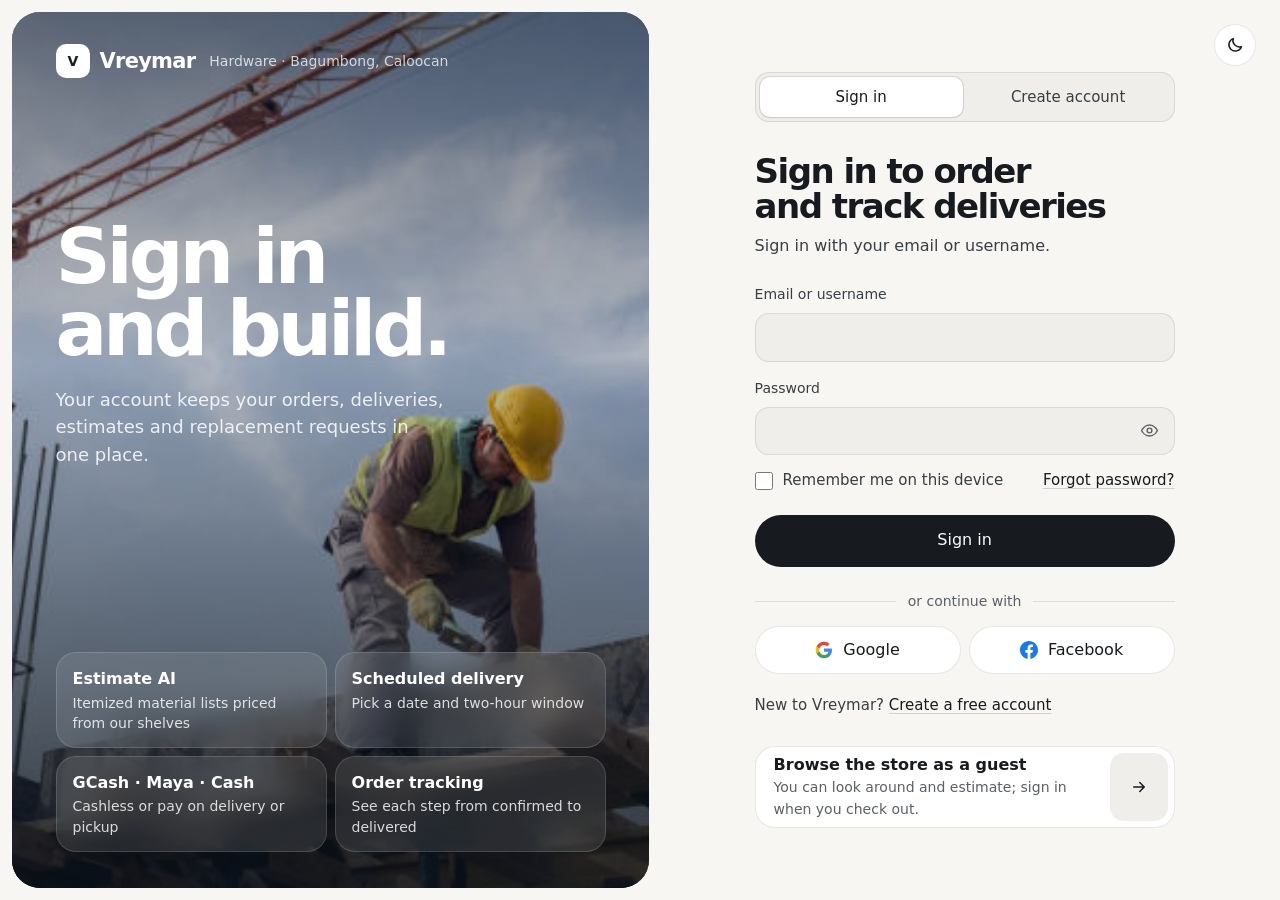
<file: admin/orders.html>
<!DOCTYPE html>
<html lang="en">
<head>
<meta charset="UTF-8"/>
<meta name="viewport" content="width=device-width, initial-scale=1.0"/>
<title>Orders & Deliveries | Vreymar Staff Portal</title>
<link rel="preconnect" href="https://api.fontshare.com"/>
<link rel="preconnect" href="https://cdn.fontshare.com" crossorigin/>
<link href="https://api.fontshare.com/v2/css?f[]=general-sans@400,500,600,700&display=swap" rel="stylesheet"/>
<script>try{var t=localStorage.getItem('vh-theme')||(matchMedia('(prefers-color-scheme: dark)').matches?'dark':'light');document.documentElement.dataset.theme=t}catch(e){}</script>
<link rel="stylesheet" href="../assets/css/admin.css"/>
<style>
.stfilter{display:flex;gap:6px;flex-wrap:wrap}
.stfilter button{padding:7px 13px;border:1px solid var(--line);border-radius:var(--r-pill);background:var(--paper);font-size:12.5px;font-weight:700;color:var(--text-muted);cursor:pointer}
.stfilter button.on{background:var(--fill);border-color:transparent;color:var(--on-fill)}
.stfilter button span{opacity:.7;margin-left:3px}
.od-grid{display:grid;grid-template-columns:1fr 1fr;gap:12px;margin-bottom:14px}
.od-box{background:var(--secondary);border-radius:var(--r-md);padding:12px 14px;font-size:13px}
.od-box small{display:block;font-size:11.5px;font-weight:600;color:var(--text-muted);margin-bottom:4px}
.tl{margin:10px 0 4px}
.tl div{display:flex;gap:10px;align-items:center;padding:5px 0;font-size:13px}
.tl i{width:20px;height:20px;border-radius:50%;background:var(--border);color:#fff;display:flex;align-items:center;justify-content:center;font-size:10px;font-style:normal;flex-shrink:0}
.tl .done i{background:var(--success)}
.tl .muted{font-size:12px}
.proof-img{max-width:100%;max-height:260px;border-radius:var(--r-md);border:1px solid var(--border);display:block;margin-top:6px}
.day{margin-bottom:16px}
.day-h{font-family:var(--font-head);font-size:18px;font-weight:600;color:var(--primary);margin-bottom:8px;display:flex;align-items:center;gap:10px}
.dv{display:grid;grid-template-columns:130px 1fr auto;gap:14px;align-items:center;background:var(--paper);border:1px solid var(--border);border-radius:var(--r-md);padding:11px 14px;margin-bottom:8px;font-size:13px}
.dv b{display:block}
.rep{background:var(--paper);border:1px solid var(--border);border-radius:var(--r-lg);padding:16px 18px;margin-bottom:12px}
.rep-h{display:flex;align-items:center;justify-content:space-between;gap:10px;margin-bottom:8px;flex-wrap:wrap}
@media (max-width:700px){.od-grid{grid-template-columns:1fr}.dv{grid-template-columns:1fr}}
</style>
</head>
<body>
<main id="main">
  <div class="stats" id="stats"></div>
  <div class="tabs">
    <button class="tab on" data-t="orders">Online Orders</button>
    <button class="tab" data-t="deliveries">Delivery Schedule</button>
    <button class="tab" data-t="reps">Replacements <span class="cnt" id="rep-cnt"></span></button>
  </div>

  <section class="pane on" id="p-orders">
    <div class="toolbar">
      <div class="stfilter" id="stf"></div>
      <div class="search" style="max-width:280px;margin-left:auto"><span></span><input class="input" id="q" placeholder="Ref #, customer, phone…"/></div>
      <button class="btn btn-ghost" id="csv">CSV</button>
    </div>
    <div class="card"><div class="tbl-wrap"><table>
      <thead><tr><th>Ref #</th><th>Placed</th><th>Customer</th><th>Delivery</th><th>Payment</th><th class="r">Total</th><th>Status</th><th></th></tr></thead>
      <tbody id="tbody"></tbody></table></div></div>
  </section>

  <section class="pane" id="p-deliveries">
    <div class="toolbar"><span class="muted" style="font-size:13px;flex:1">Active orders grouped by scheduled delivery date. Overdue deliveries are highlighted.</span></div>
    <div id="deliv"></div>
  </section>

  <section class="pane" id="p-reps">
    <div class="toolbar"><div class="stfilter" id="rf"></div></div>
    <div id="reps"></div>
  </section>
</main>

<div class="modal-overlay" id="om"><div class="modal" style="width:700px">
  <div class="modal-head"><div><span class="modal-title" id="om-t"></span><div class="muted" style="font-size:12.5px" id="om-s"></div></div><button class="modal-x" data-close="om">✕</button></div>
  <div class="modal-body" id="om-body"></div>
  <div class="modal-foot" id="om-foot"></div>
</div></div>

<div class="modal-overlay" id="rm"><div class="modal" style="width:460px">
  <div class="modal-head"><span class="modal-title" id="rm-t">Review request</span><button class="modal-x" data-close="rm">✕</button></div>
  <div class="modal-body">
    <div id="rm-info" style="margin-bottom:12px"></div>
    <label class="label" for="rm-note">Message to customer</label><textarea class="textarea" id="rm-note" placeholder="e.g. Approved. Replacement will be delivered with your next order."></textarea>
    <label style="display:flex;gap:8px;align-items:center;font-size:13px;margin-top:10px" id="rm-stock-row"><input type="checkbox" id="rm-stock" checked/> Deduct replacement units from stock</label>
  </div>
  <div class="modal-foot"><button class="btn btn-ghost" data-close="rm">Cancel</button><button class="btn" id="rm-ok"></button></div>
</div></div>

<script src="../assets/js/store.js"></script>
<script src="../assets/js/art.js"></script>
<script src="../assets/js/admin.js"></script>
<script>
(function(){
  const user = Admin.init('orders','Orders & Deliveries'); if(!user) return;
  const {Orders, Replacements, Catalog, Auth, ORDER_FLOW, ORDER_LABEL, PAY_LABEL, statusLabel, peso, pesoShort, esc, fmtDate, fmtDateTime, fmtLongDate, downloadCSV} = VH;
  const $ = id => document.getElementById(id);
  const me = Auth.fullName(user);
  const SB = {pending:'b-yellow',confirmed:'b-blue',preparing:'b-indigo',out:'b-orange',delivered:'b-green',cancelled:'b-gray'};
  const NEXT_LABEL = {pending:'Confirm order',confirmed:'Start preparing',preparing:'Mark out for delivery',out:'Mark completed'};
  let stf = 'active', rf = 'all', current = null, repAction = null;

  function tab(t){ document.querySelectorAll('.tab').forEach(x=>x.classList.toggle('on',x.dataset.t===t)); document.querySelectorAll('.pane').forEach(p=>p.classList.toggle('on',p.id==='p-'+t)); history.replaceState(null,'','#'+t); }
  document.querySelectorAll('.tab').forEach(t=>t.onclick=()=>tab(t.dataset.t));

  const sorted = () => Orders.all().slice().sort((a,b)=>new Date(b.placedAt)-new Date(a.placedAt));
  const today0 = ()=>{ const d=new Date(); d.setHours(0,0,0,0); return d; };

  function stats(){
    const o = Orders.all(); const reps = Replacements.all();
    const c = s => o.filter(x=>x.status===s).length;
    const todayStr = new Date().toISOString().slice(0,10);
    $('stats').innerHTML = `
      <div class="stat"><div class="stat-l">Pending confirmation</div><div class="stat-v">${c('pending')}</div><div class="stat-s">Needs review</div></div>
      <div class="stat blue"><div class="stat-l">In progress</div><div class="stat-v">${c('confirmed')+c('preparing')+c('out')}</div><div class="stat-s">${c('out')} out for delivery</div></div>
      <div class="stat purple"><div class="stat-l">Deliveries today</div><div class="stat-v">${o.filter(x=>x.schedule&&x.schedule.date===todayStr&&x.status!=='cancelled').length}</div></div>
      <div class="stat green"><div class="stat-l">Delivered</div><div class="stat-v">${c('delivered')}</div><div class="stat-s">${pesoShort(o.filter(x=>x.status==='delivered').reduce((a,x)=>a+x.total,0))} revenue</div></div>
      <div class="stat red"><div class="stat-l">Open replacements</div><div class="stat-v">${reps.filter(r=>['pending','waiting','processing','refunding'].includes(r.status)).length}</div></div>`;
    const rp = reps.filter(r=>r.status==='pending').length; $('rep-cnt').textContent=rp||''; $('rep-cnt').style.display=rp?'':'none';
    const F = [['active','Active'],['pending','Pending'],['confirmed','Confirmed'],['preparing','Preparing'],['out','Out for delivery'],['delivered','Delivered'],['cancelled','Cancelled'],['all','All']];
    $('stf').innerHTML = F.map(([k,l])=>`<button data-f="${k}" class="${stf===k?'on':''}">${l}<span>${k==='all'?o.length:k==='active'?o.filter(x=>!['delivered','cancelled'].includes(x.status)).length:c(k)}</span></button>`).join('');
  }

  function filtered(){
    const q = $('q').value.trim().toLowerCase();
    return sorted().filter(o=>(stf==='all'||(stf==='active'?!['delivered','cancelled'].includes(o.status):o.status===stf)) && (!q || [o.ref,o.customer,o.phone,o.email].join(' ').toLowerCase().includes(q)));
  }
  function renderOrders(){
    const l = filtered();
    $('tbody').innerHTML = l.length ? l.map(o=>{ const late = o.schedule && !['delivered','cancelled'].includes(o.status) && new Date(o.schedule.date+'T00:00:00')<today0();
      return `<tr><td><code>${o.ref}</code></td><td class="muted" style="font-size:12.5px;white-space:nowrap">${fmtDateTime(o.placedAt)}</td>
      <td><b>${esc(o.customer)}</b><div class="muted" style="font-size:11.5px">${esc(o.phone)}</div></td>
      <td style="font-size:12.5px;${late?'color:var(--danger);font-weight:700':''}">${o.schedule?fmtDate(o.schedule.date+'T00:00:00')+'<br><span class="muted">'+esc(o.schedule.slot)+'</span>':'-'}${late?' · overdue':''}</td>
      <td style="font-size:12.5px">${PAY_LABEL[o.pay]}${o.pay!=='cod'?(o.proof?' <span class="badge b-green">proof</span>':' <span class="badge b-red">no proof</span>'):''}</td>
      <td class="r"><b>${peso(o.total)}</b></td><td><span class="badge ${SB[o.status]}">${statusLabel(o)}</span></td>
      <td><button class="btn btn-ghost btn-sm" data-open="${o.ref}">View</button></td></tr>`; }).join('') : '<tr><td colspan="8" class="empty"><div class="ic"></div>No orders in this view.</td></tr>';
  }
  $('stf').onclick = e=>{ const b=e.target.closest('[data-f]'); if(b){ stf=b.dataset.f; stats(); renderOrders(); } };
  $('q').oninput = renderOrders;
  $('tbody').onclick = e=>{ const b=e.target.closest('[data-open]'); if(b) openOrder(b.dataset.open); };

  function openOrder(ref){
    const o = Orders.get(ref); current = ref;
    $('om-t').textContent = 'Order '+o.ref; $('om-s').textContent = 'Placed '+fmtDateTime(o.placedAt);
    const cur = ORDER_FLOW.indexOf(o.status);
    $('om-body').innerHTML = `
      <div style="margin-bottom:12px"><span class="badge ${SB[o.status]}" style="font-size:12px">${statusLabel(o)}</span></div>
      <div class="od-grid">
        <div class="od-box"><small>Customer</small><b>${esc(o.customer)}</b><br>${esc(o.phone)}<br><span class="muted">${esc(o.email||'')}</span></div>
        <div class="od-box"><small>Deliver to</small>${esc(o.address)}${o.notes?`<div class="muted" style="margin-top:4px">${esc(o.notes)}</div>`:''}</div>
        <div class="od-box"><small>Schedule</small><b>${o.schedule?fmtLongDate(o.schedule.date+'T00:00:00'):'-'}</b><br>${o.schedule?esc(o.schedule.slot):''}</div>
        <div class="od-box"><small>Payment</small><b>${PAY_LABEL[o.pay]}</b>${o.pay==='cod'?'<br><span class="muted">Collect '+peso(o.total)+' on delivery</span>':o.proof?(o.proof.data?`<img class="proof-img" src="${o.proof.data}" alt="Proof of payment"/>`:`<br>${esc(o.proof.name)} <span class="muted">(image not stored in this demo)</span>`):'<br><span style="color:var(--danger);font-weight:700">No proof uploaded</span>'}</div>
      </div>
      <table style="margin-bottom:12px"><thead><tr><th>Item</th><th class="r">Qty</th><th class="r">Price</th><th class="r">Amount</th></tr></thead><tbody>
        ${o.items.map(i=>`<tr><td><b>${esc(i.name)}</b> <code>${esc(i.sku)}</code></td><td class="r">${i.qty} ${esc(i.unit||'')}</td><td class="r">${peso(i.price)}</td><td class="r"><b>${peso(i.price*i.qty)}</b></td></tr>`).join('')}
        <tr><td colspan="3" class="r muted">Subtotal</td><td class="r">${peso(o.subtotal)}</td></tr>
        ${o.discount?`<tr><td colspan="3" class="r muted">Promo ${esc(o.promo||'')}</td><td class="r" style="color:var(--danger)">-${peso(o.discount)}</td></tr>`:''}
        <tr><td colspan="3" class="r muted">Delivery</td><td class="r">${o.fee?peso(o.fee):'FREE'}</td></tr>
        <tr><td colspan="3" class="r muted">VAT 12%</td><td class="r">${peso(o.vat)}</td></tr>
        <tr><td colspan="3" class="r"><b>Total</b></td><td class="r"><b style="font-family:var(--font-head);font-size:19px">${peso(o.total)}</b></td></tr>
      </tbody></table>
      <div class="label">Status history</div>
      <div class="tl">${o.status==='cancelled' ? o.history.map(h=>`<div class="done"><i>✓</i>${statusLabel(o,h.status)} <span class="muted">${fmtDateTime(h.at)}${h.by?' · '+esc(h.by):''}</span></div>`).join('') :
        ORDER_FLOW.map((s,i)=>{ const h=o.history.find(x=>x.status===s); return `<div class="${i<=cur?'done':''}"><i>${i<=cur?'✓':''}</i>${statusLabel(o,s)} <span class="muted">${h?fmtDateTime(h.at)+(h.by?' · '+esc(h.by):''):''}</span></div>`; }).join('')}</div>`;
    const nx = Orders.nextStatus(o.status);
    $('om-foot').innerHTML = (['pending','confirmed','preparing'].includes(o.status)?`<button class="btn btn-ghost" id="om-cancel" style="color:var(--danger);margin-right:auto">Cancel order</button>`:'') +
      `<button class="btn btn-ghost" data-close="om">Close</button>` + (nx?`<button class="btn btn-primary" id="om-next">${o.method==='pickup'&&o.status==='preparing'?'Mark ready for pickup':NEXT_LABEL[o.status]}</button>`:'');
    if(nx) $('om-next').onclick = ()=>{
      if(o.status==='pending' && o.pay!=='cod' && !o.proof) return Admin.toast('This cashless order has no proof of payment yet.','warn');
      Orders.setStatus(o.ref, nx, me); Admin.toast(o.ref+' → '+statusLabel(o,nx),'success'); refresh(); openOrder(o.ref);
    };
    const c = $('om-cancel'); if(c) c.onclick = async ()=>{
      if(!await Admin.confirm('Cancel '+o.ref+'?','Reserved stock will be returned to inventory. Let the customer know about any refund.','Cancel order',true)) return;
      Orders.setStatus(o.ref,'cancelled',me); Admin.toast(o.ref+' cancelled; stock restored.','danger'); refresh(); openOrder(o.ref);
    };
    Admin.openModal('om');
  }

  function renderDeliv(){
    const act = Orders.all().filter(o=>!['delivered','cancelled'].includes(o.status) && o.schedule).sort((a,b)=>(a.schedule.date+a.schedule.slot).localeCompare(b.schedule.date+b.schedule.slot));
    if(!act.length){ $('deliv').innerHTML = '<div class="card empty"><div class="ic"></div>No active deliveries scheduled.</div>'; return; }
    const groups = {}; act.forEach(o=>(groups[o.schedule.date]=groups[o.schedule.date]||[]).push(o));
    const t0 = today0();
    $('deliv').innerHTML = Object.entries(groups).map(([d,os])=>{ const dt=new Date(d+'T00:00:00'); const late=dt<t0; const isToday=dt.getTime()===t0.getTime();
      return `<div class="day"><div class="day-h">${fmtLongDate(dt)} ${isToday?'<span class="badge b-blue">Today</span>':''}${late?'<span class="badge b-red">Overdue</span>':''}</div>
      ${os.map(o=>`<div class="dv"><div><b>${esc(o.schedule.slot)}</b><code>${o.ref}</code></div><div><b>${esc(o.customer)} · ${esc(o.phone)}</b><span class="muted">${esc(o.address)}</span><div class="muted" style="font-size:12px">${o.items.length} items · ${PAY_LABEL[o.pay]}${o.pay==='cod'?', collect '+peso(o.total):''}</div></div>
        <div style="display:flex;gap:6px;align-items:center"><span class="badge ${SB[o.status]}">${statusLabel(o)}</span><button class="btn btn-ghost btn-sm" data-open="${o.ref}">Open</button></div></div>`).join('')}</div>`; }).join('');
  }
  $('deliv').onclick = e=>{ const b=e.target.closest('[data-open]'); if(b) openOrder(b.dataset.open); };

  /* replacements, Final Defense Fig. 7.5: review -> approve/reject -> stock check -> process or Waiting for Stock */
  const RB = {pending:'b-yellow',rejected:'b-red',waiting:'b-orange',processing:'b-blue',refunding:'b-indigo',completed:'b-green'};
  function renderReps(){
    const all = Replacements.all();
    $('rf').innerHTML = [['pending','Pending review'],['waiting','Waiting for stock'],['processing','Being prepared'],['refunding','Refunding'],['completed','Completed'],['rejected','Rejected'],['all','All']].map(([k,l])=>`<button data-r="${k}" class="${rf===k?'on':''}">${l}<span>${k==='all'?all.length:all.filter(r=>r.status===k).length}</span></button>`).join('');
    const l = all.filter(r=>rf==='all'||r.status===rf);
    $('reps').innerHTML = l.length ? l.map(r=>{
      const p = Catalog.product(r.itemId); const stock = p ? p.stock : 0;
      const waited = Replacements.waitingDays(r);
      let acts = '';
      if(r.status==='pending') acts = `<button class="btn btn-success btn-sm" data-ra="approve" data-t="${r.ticket}">Approve</button><button class="btn btn-danger btn-sm" data-ra="reject" data-t="${r.ticket}">Reject</button>`;
      if(r.status==='waiting') acts = `<button class="btn btn-primary btn-sm" data-ra="fulfil" data-t="${r.ticket}" ${stock<r.qty?'disabled':''}>Stock arrived, send replacement</button><button class="btn btn-ghost btn-sm" data-ra="refund" data-t="${r.ticket}">Refund instead</button>`;
      if(r.status==='processing') acts = `<button class="btn btn-success btn-sm" data-ra="done" data-t="${r.ticket}">Mark replacement delivered</button>`;
      if(r.status==='refunding') acts = `<button class="btn btn-success btn-sm" data-ra="done" data-t="${r.ticket}">Mark refund paid (${peso(r.quote)})</button>`;
      return `<div class="rep">
      <div class="rep-h"><div><b>${r.ticket}</b> · <code>${r.orderRef}</code> <span class="muted" style="font-size:12px">filed ${fmtDateTime(r.filedAt)}</span></div><span class="badge ${RB[r.status]||'b-gray'}">${Replacements.label(r.status)}</span></div>
      <div style="font-size:14px"><b>${esc(r.itemName)}</b> × ${r.qty} · quotation <b>${peso(r.quote)}</b> · stock now <b style="color:${stock>=r.qty?'var(--success)':'var(--danger)'}">${stock}</b></div>
      <div class="muted" style="font-size:13px;margin:3px 0">${esc(r.customer)} · ${esc(r.phone||'')} · ${esc(r.reason)} · wants a <b>${esc(r.resolution.toLowerCase())}</b>${r.resolution==='Replacement'?' · if out of stock: <b>'+(r.ifUnavailable==='refund'?'refund':'wait')+'</b>':''}</div>
      <div style="font-size:13px;background:var(--secondary);padding:9px 12px;margin:8px 0">“${esc(r.desc)}”</div>
      ${r.status==='waiting'?`<div style="font-size:13px;margin-bottom:6px;color:${waited>=VH.RULES.STOCK_WAIT_DAYS?'var(--danger)':'var(--text-muted)'}">Waiting ${waited} of ${VH.RULES.STOCK_WAIT_DAYS} days${waited>=VH.RULES.STOCK_WAIT_DAYS?', refund is now due':''}</div>`:''}
      ${r.notes.map(n=>`<div class="muted" style="font-size:12px">${Replacements.label(n.status)} · ${esc(n.by)} · ${fmtDateTime(n.at)}${n.note?': '+esc(n.note):''}</div>`).join('')}
      ${acts?`<div style="display:flex;gap:8px;margin-top:10px;flex-wrap:wrap">${acts}</div>`:''}
    </div>`; }).join('') : '<div class="card empty">No replacement requests here.</div>';
  }
  $('rf').onclick = e=>{ const b=e.target.closest('[data-r]'); if(b){ rf=b.dataset.r; renderReps(); } };
  $('reps').onclick = async e=>{
    const b = e.target.closest('[data-ra]'); if(!b) return;
    const r = Replacements.all().find(x=>x.ticket===b.dataset.t); const a = b.dataset.ra;
    if(a==='fulfil'){ const res = Replacements.fulfil(r.ticket, me); Admin.toast(res.ok ? r.ticket+': stock reserved, replacement being prepared.' : res.msg, res.ok?'success':'warn'); refresh(); return; }
    if(a==='refund'){ if(!await Admin.confirm('Refund '+r.ticket+' instead?','The customer gets '+peso(r.quote)+' back and no replacement is sent.','Refund')) return; Replacements.setStatus(r.ticket,'refunding','Refunding instead of waiting for stock.',me); refresh(); return; }
    if(a==='done'){ Replacements.setStatus(r.ticket,'completed', r.status==='refunding' ? 'Refund of '+peso(r.quote)+' paid.' : 'Replacement delivered.', me); Admin.toast(r.ticket+' completed.','success'); refresh(); return; }
    repAction = {ticket:r.ticket, action:a};
    const p = Catalog.product(r.itemId);
    $('rm-t').textContent = (a==='approve'?'Approve ':'Reject ')+r.ticket;
    $('rm-info').innerHTML = `<b>${esc(r.itemName)}</b> × ${r.qty}, ${esc(r.reason)}<div class="muted" style="font-size:12.5px;margin-top:4px">Customer wants a ${esc(r.resolution.toLowerCase())}. ${a==='approve' && r.resolution==='Replacement' ? (p && p.stock>=r.qty ? 'In stock ('+p.stock+'), it will be reserved now.' : 'Out of stock, the request will be set to '+(r.ifUnavailable==='refund'?'a refund, as the customer chose.':'Waiting for Stock.')) : ''}</div>`;
    $('rm-note').value = ''; $('rm-stock-row').style.display = 'none';
    $('rm-ok').textContent = a==='approve'?'Approve request':'Reject request'; $('rm-ok').className = 'btn '+(a==='approve'?'btn-success':'btn-danger');
    Admin.openModal('rm');
  };
  $('rm-ok').onclick = ()=>{
    const r = Replacements.all().find(x=>x.ticket===repAction.ticket);
    const note = $('rm-note').value.trim();
    if(repAction.action==='reject'){
      if(!note) return Admin.toast('Tell the customer why it was rejected.','warn');
      Replacements.setStatus(r.ticket,'rejected',note,me); Admin.toast(r.ticket+' rejected.','danger');
    } else {
      const res = Replacements.approve(r.ticket, note, me);
      Admin.toast(r.ticket+': '+Replacements.label(res.status)+'.', 'success');
    }
    Admin.closeModal('rm'); refresh();
  };

  $('csv').onclick = ()=>{ const l=filtered(); downloadCSV('vreymar-orders-'+new Date().toISOString().slice(0,10)+'.csv', [['Ref','Placed','Customer','Phone','Address','Delivery date','Slot','Payment','Subtotal','Discount','Delivery','VAT','Total','Status'], ...l.map(o=>[o.ref,fmtDateTime(o.placedAt),o.customer,o.phone,o.address,o.schedule?o.schedule.date:'',o.schedule?o.schedule.slot:'',PAY_LABEL[o.pay],o.subtotal.toFixed(2),(o.discount||0).toFixed(2),o.fee.toFixed(2),o.vat.toFixed(2),o.total.toFixed(2),ORDER_LABEL[o.status]])]); Admin.toast('Exported '+l.length+' orders.','success'); };

  function refresh(){ stats(); renderOrders(); renderDeliv(); renderReps(); }
  refresh();
  const h = location.hash.slice(1); if(['orders','deliveries','reps'].includes(h)) tab(h);
})();
</script>
</body>
</html>
</file>
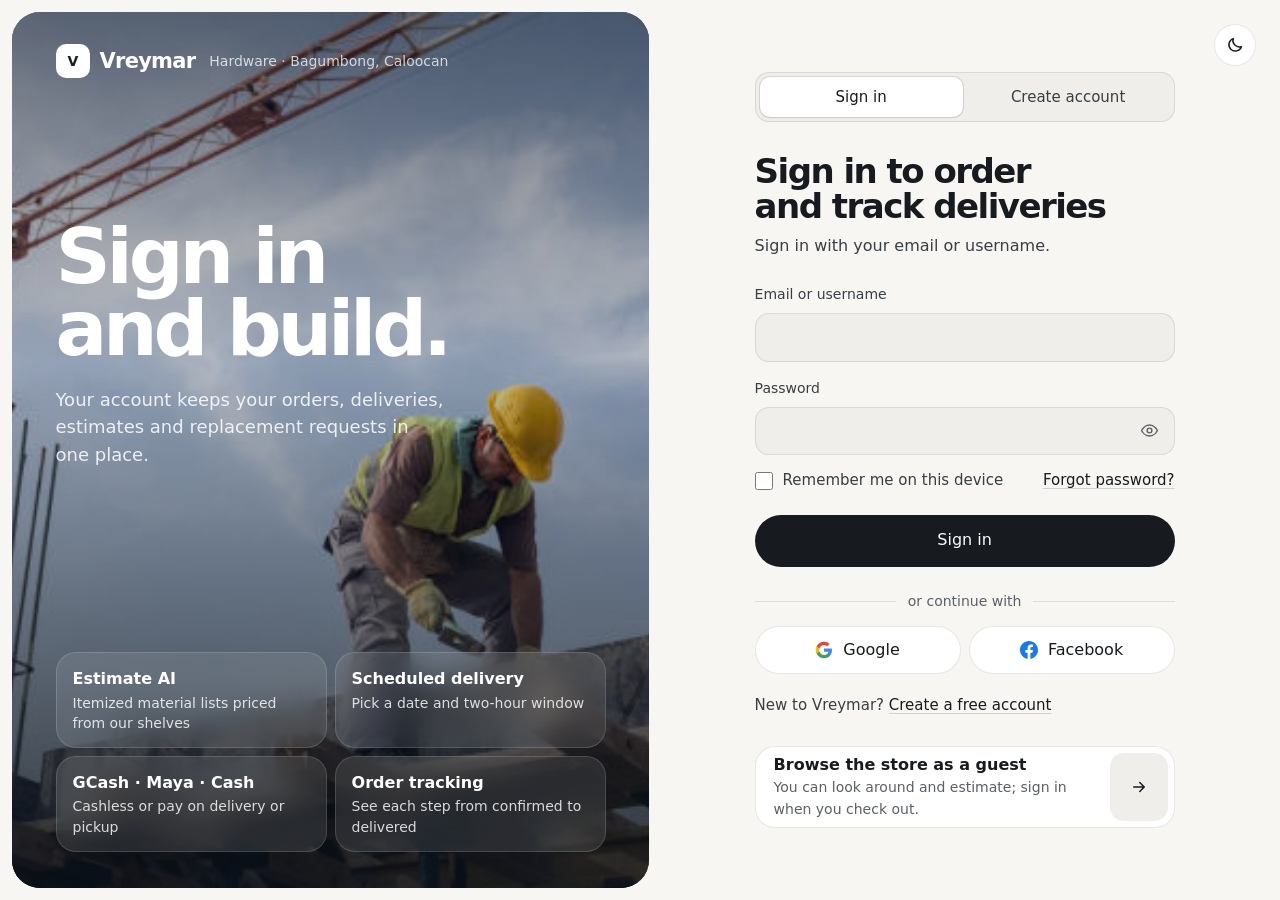
<file: admin/pos.html>
<!DOCTYPE html>
<html lang="en">
<head>
<meta charset="UTF-8"/>
<meta name="viewport" content="width=device-width, initial-scale=1.0"/>
<title>Point of Sale | Vreymar Staff Portal</title>
<link rel="preconnect" href="https://api.fontshare.com"/>
<link rel="preconnect" href="https://cdn.fontshare.com" crossorigin/>
<link href="https://api.fontshare.com/v2/css?f[]=general-sans@400,500,600,700&display=swap" rel="stylesheet"/>
<script>try{var t=localStorage.getItem('vh-theme')||(matchMedia('(prefers-color-scheme: dark)').matches?'dark':'light');document.documentElement.dataset.theme=t}catch(e){}</script>
<link rel="stylesheet" href="../assets/css/admin.css"/>
<style>
#main{padding:0;height:calc(100vh - var(--top));height:calc(100dvh - var(--top));display:flex;flex-direction:column;overflow:hidden}
.ptabs{display:flex;gap:2px;padding:12px 20px 0;flex-shrink:0}
.ptab{height:36px;padding:0 14px;border-radius:var(--r-pill);font-size:14px;font-weight:500;color:var(--ink-2);cursor:pointer;border:none;background:none;display:flex;gap:7px;align-items:center;transition:background-color .15s,color .15s}
.ptab:hover{background:var(--hover);color:var(--ink)}
.ptab.on{background:var(--fill);color:var(--on-fill)}
.view{flex:1;display:none;overflow:hidden;min-height:0}
.view.on{display:flex}
.prods{flex:1;display:flex;flex-direction:column;overflow:hidden;padding:12px 16px 16px 20px;min-width:0}
.filters{display:flex;gap:8px;margin-bottom:10px;flex-wrap:wrap}
/* category row scrolls sideways and fades at the edge that has more */
.pills{display:flex;gap:6px;overflow-x:auto;padding-bottom:2px;margin-bottom:12px;flex-shrink:0;scrollbar-width:none}
.pills::-webkit-scrollbar{display:none}
.pill{height:34px;padding:0 14px;border-radius:var(--r-pill);font-size:13px;font-weight:500;border:1px solid var(--line);background:var(--paper);color:var(--ink-2);cursor:pointer;white-space:nowrap;display:inline-flex;align-items:center;gap:8px;transition:background-color .15s,color .15s}
.pill:hover{background:var(--hover);color:var(--ink)}
.pill.on{background:var(--fill);color:var(--on-fill);border-color:transparent}
.tiles-wrap{flex:1;overflow-y:auto;padding:2px 4px 4px 2px;margin:-2px -4px 0 -2px}
.tiles{display:grid;grid-template-columns:repeat(auto-fill,minmax(164px,1fr));gap:10px}
/* product tile: 14px corner */
.tile{background:var(--paper);border:1px solid var(--line);border-radius:var(--r-md);padding:12px 13px;cursor:pointer;position:relative;text-align:left;display:flex;flex-direction:column;gap:2px;transition:border-color .15s,transform .2s var(--ease),box-shadow .2s;font-family:inherit;color:var(--ink);width:100%}
.tile:hover{border-color:var(--line-2);transform:translateY(-1px);box-shadow:0 6px 16px -6px oklch(22% .02 255 / .14)}
.tile:active{transform:scale(.98)}
.tile:disabled{opacity:.45;cursor:not-allowed;transform:none;box-shadow:none}
.tile.inc{border-color:var(--accent-2);box-shadow:0 0 0 1px var(--accent-2)}
.t-cat{display:flex;align-items:center;gap:6px;font-size:12px;font-weight:500;color:var(--muted);margin-bottom:2px}
.t-cat i{width:10px;height:10px;border-radius:3px;background:var(--tile);box-shadow:inset 0 0 0 1px var(--line)}
.t-name{font-size:14px;font-weight:500;line-height:1.3;color:var(--ink)}
.t-sku{font-size:12px;color:var(--muted)}
.t-price{font-size:19px;font-weight:600;letter-spacing:-.035em;color:var(--ink);margin-top:auto;padding-top:8px;font-variant-numeric:tabular-nums}
.t-stock{font-size:12px;color:var(--muted)}
.t-badge{position:absolute;top:10px;right:10px;font-size:11px;font-weight:500;height:20px;padding:0 8px;border-radius:var(--r-pill);display:flex;align-items:center;color:#fff}
.tile-wrap{display:flex;flex-direction:column}
.tile-wrap .tile{flex:1}
/* in the sale: tile and bar share one 14px outline */
.tile-wrap.inc{border-radius:var(--r-md);box-shadow:0 0 0 1.5px var(--accent-2);background:var(--paper)}
.tile-wrap.inc .tile{border-color:transparent;box-shadow:none;border-radius:var(--r-md) var(--r-md) 0 0}
.t-bar{display:grid;grid-template-columns:auto 1fr auto;align-items:center;gap:4px;padding:4px;background:var(--accent-tint);border-radius:0 0 var(--r-md) var(--r-md)}
/* bar buttons: 14px − 4px inset = 10px */
.t-bar button{min-width:40px;height:34px;border:0;border-radius:var(--r-sm);background:var(--paper);font-size:18px;font-weight:500;cursor:pointer;color:var(--ink);transition:background-color .15s,color .15s}
.t-bar button:hover{background:var(--accent);color:var(--on-accent)}
.t-bar .t-minus.last{font-size:13px;color:var(--danger);padding:0 10px}
.t-bar .t-minus.last:hover{background:var(--danger);color:#fff}
.t-count{text-align:center;font-size:13px;font-weight:600;font-variant-numeric:tabular-nums;color:var(--ink)}
/* the sale: a raised panel on the right */
.cart{width:384px;margin:12px 12px 12px 0;background:var(--paper);border:1px solid var(--line);border-radius:var(--r-xl);display:flex;flex-direction:column;flex-shrink:0;overflow:hidden}
.cart-h{padding:16px 16px 12px 18px;display:flex;justify-content:space-between;align-items:center}
.cart-h b{font-size:18px;font-weight:600;letter-spacing:-.025em;color:var(--ink)}
.cust{padding:0 16px 10px}
.cust .input{min-height:38px}
.items{flex:1;overflow-y:auto;padding:0 16px;border-top:1px solid var(--line)}
.ci{display:flex;flex-wrap:wrap;align-items:center;gap:8px;padding:11px 0;border-bottom:1px solid var(--line)}
.ci-i{flex:1 1 100%;min-width:0}
.ci-n{font-size:14px;font-weight:500;line-height:1.3;display:-webkit-box;-webkit-line-clamp:2;-webkit-box-orient:vertical;overflow:hidden}
.ci-s{font-size:12px;color:var(--muted)}
/* qty stepper: 12px track, 3px inset, so 9px buttons */
.q{display:flex;align-items:center;gap:2px;padding:3px;border-radius:var(--r-md);background:var(--sunken);border:1px solid var(--line)}
.q button{width:32px;height:32px;font-size:17px;border:0;border-radius:9px;background:transparent;cursor:pointer;font-weight:500;color:var(--ink);transition:background-color .15s}
.q button:hover{background:var(--paper)}
.q input{width:46px;height:32px;text-align:center;border:0;border-radius:9px;background:var(--paper);font-weight:600;font-size:14px;color:var(--ink);-moz-appearance:textfield;font-variant-numeric:tabular-nums}
.q input::-webkit-inner-spin-button{-webkit-appearance:none}
.ci-t{margin-left:auto;font-size:15px;font-weight:600;letter-spacing:-.02em;color:var(--ink);min-width:70px;text-align:right;font-variant-numeric:tabular-nums}
.ci-x{border:0;border-radius:var(--r-pill);background:transparent;color:var(--muted);cursor:pointer;font-size:13px;font-weight:500;padding:0 12px;height:32px;transition:background-color .15s,color .15s}
.ci-x:hover{background:var(--danger-tint);color:var(--danger)}
.cart-empty{text-align:center;padding:44px 16px;color:var(--muted);font-size:14px}
.sum{border-top:1px solid var(--line);padding:12px 16px 8px}
.sr{display:flex;justify-content:space-between;align-items:center;font-size:14px;margin-bottom:6px;font-variant-numeric:tabular-nums}
.sr span:first-child{color:var(--muted)}
.sr b{font-weight:500}
.disc{display:flex;gap:6px;align-items:center}
.disc select{height:30px;padding:0 28px 0 10px;border:1px solid var(--line);border-radius:var(--r-sm);font-size:13px;background:var(--paper) url("data:image/svg+xml,%3Csvg xmlns='http://www.w3.org/2000/svg' viewBox='0 0 24 24' fill='none' stroke='%23727985' stroke-width='2' stroke-linecap='round' stroke-linejoin='round'%3E%3Cpath d='M6 9l6 6 6-6'/%3E%3C/svg%3E") no-repeat right 8px center/13px;appearance:none;-webkit-appearance:none;color:var(--ink);cursor:pointer}
/* total band: 24px panel, 8px inset, so 16px corners */
.tot{display:flex;justify-content:space-between;align-items:baseline;margin:8px -8px 0;padding:12px 14px;border-radius:16px;background:var(--accent-grad);color:var(--on-accent)}
.tot span{font-size:15px;font-weight:600;color:var(--on-accent)}
.tot b{font-size:30px;font-weight:600;letter-spacing:-.05em;color:var(--on-accent);font-variant-numeric:tabular-nums}
.pay{padding:8px 16px 16px}
.pay-g{display:grid;grid-template-columns:repeat(3,1fr);gap:4px;margin-bottom:10px;padding:4px;border-radius:var(--r-md);background:var(--sunken);border:1px solid var(--line)}
.pb{height:34px;border:0;border-radius:var(--r-sm);background:transparent;cursor:pointer;font-size:13px;font-weight:500;color:var(--ink-2);transition:background-color .15s,color .15s}
.pb:hover{color:var(--ink)}
.pb.on{background:var(--paper);color:var(--ink);box-shadow:0 0 0 1px var(--line),0 1px 2px oklch(22% .02 255 / .06)}
:root[data-theme="dark"] .pb.on{background:var(--hover-2)}
.cash{display:grid;grid-template-columns:1fr 1fr;gap:8px;margin-bottom:8px}
.cash input{font-weight:600;font-size:15px;font-variant-numeric:tabular-nums}
.quick{display:flex;gap:4px;margin-bottom:10px;flex-wrap:wrap}
.quick button{flex:1;height:32px;border:1px solid var(--line);border-radius:var(--r-pill);background:var(--paper);font-size:13px;font-weight:500;cursor:pointer;color:var(--ink-2);font-variant-numeric:tabular-nums;transition:background-color .15s,color .15s}
.quick button:hover{background:var(--hover);color:var(--ink)}
.process{width:100%;height:52px;background:var(--fill);color:var(--on-fill);border:none;border-radius:var(--r-pill);font-size:16px;font-weight:600;letter-spacing:-.01em;cursor:pointer;transition:opacity .15s,transform .15s var(--ease)}
.process:hover{opacity:.9}
.process:active{transform:scale(.98)}
.process:disabled{background:var(--hover-2);color:var(--muted);cursor:not-allowed;transform:none}
.tx{flex-direction:column;padding:16px 20px 20px;overflow-y:auto}
/* receipt: printed paper, kept light in both themes */
.rcpt{font-size:13px;color:oklch(22% .012 255);background:#fff;border-radius:var(--r-md);padding:16px}
.rc-h{text-align:center;padding-bottom:12px;border-bottom:1px dashed oklch(22% .02 255 / .25);margin-bottom:10px}
.rc-h h2{font-size:20px;font-weight:600;letter-spacing:-.02em}
.rc-h p{font-size:12px;color:oklch(48.5% .012 255);line-height:1.6}
.rc-meta{display:grid;grid-template-columns:1fr 1fr;gap:4px 12px;font-size:12px;margin-bottom:10px}
.rc-meta span{color:oklch(48.5% .012 255)}
.rc-i{display:flex;justify-content:space-between;gap:8px;padding:4px 0;font-variant-numeric:tabular-nums}
.rc-i small{display:block;color:oklch(48.5% .012 255);font-size:11px}
.rc-t{border-top:1px dashed oklch(22% .02 255 / .25);margin-top:8px;padding-top:8px}
.rc-t div{display:flex;justify-content:space-between;padding:2px 0;font-variant-numeric:tabular-nums}
.rc-grand{background:oklch(22% .012 255);color:#fff;border-radius:var(--r-sm);padding:10px 12px;display:flex;justify-content:space-between;align-items:center;margin:8px 0}
.rc-grand b{font-size:20px;font-weight:600;color:oklch(84% .165 86);font-variant-numeric:tabular-nums}
.rc-f{text-align:center;font-size:11px;color:oklch(48.5% .012 255);border-top:1px dashed oklch(22% .02 255 / .25);padding-top:10px;margin-top:8px;line-height:1.6}
@media print{body *{visibility:hidden}#print-area,#print-area *{visibility:visible}#print-area{position:fixed;inset:0;padding:20px;width:80mm}}
@media (max-width:1100px){.cart{width:336px}}
@media (max-width:760px){#main{height:auto;overflow:visible}.view.on{flex-direction:column;overflow:visible}.cart{width:auto;margin:0 12px 12px}.tiles-wrap{max-height:55vh;max-height:55dvh}}
</style>
</head>
<body>
<main id="main">
  <div class="ptabs">
    <button class="ptab on" data-v="pos">Point of sale</button>
    <button class="ptab" data-v="tx">Transactions</button>
  </div>

  <section class="view on" id="v-pos">
    <div class="prods">
      <div class="filters">
        <div class="search"><span></span><input class="input" id="q" placeholder="Search name or scan/enter SKU, then press Enter…" autocomplete="off"/></div>
        <select class="select auto" id="sort"><option value="name">Sort: Name</option><option value="price-asc">Price ↑</option><option value="price-desc">Price ↓</option><option value="stock">Stock ↑</option></select>
      </div>
      <div class="pills" id="pills"></div>
      <div class="tiles-wrap"><div class="tiles" id="tiles"></div></div>
    </div>
    <aside class="cart">
      <div class="cart-h"><div><b>Current sale</b><div class="muted" style="font-size:12px" id="cart-meta">0 items</div></div>
        <div style="display:flex;gap:6px"><button class="icon-btn" id="hold" title="Hold sale">Hold</button><button class="icon-btn" id="recall" title="Recall held sale">Recall <span id="held-n" style="font-size:10px;font-weight:600;margin-left:1px"></span></button><button class="icon-btn del" id="clear" title="Clear sale">Clear</button></div></div>
      <div class="cust"><input class="input" id="cust" placeholder="Customer name (optional)"/></div>
      <div class="items" id="items"></div>
      <div class="sum">
        <div class="sr"><span>Subtotal</span><b id="s-sub">₱0.00</b></div>
        <div class="sr"><span>Discount</span><div class="disc"><select id="disc"><option value="0">None</option><option value="5">5%</option><option value="10">10%</option><option value="20">20% Senior/PWD</option></select><b id="s-disc" style="color:var(--danger)">-₱0.00</b></div></div>
        <div class="sr"><span>VAT (12%)</span><b id="s-vat">₱0.00</b></div>
        <div class="tot"><span>Total</span><b id="s-total">₱0.00</b></div>
      </div>
      <div class="pay">
        <div class="pay-g"><button class="pb on" data-p="cash">Cash</button><button class="pb" data-p="gcash">GCash</button><button class="pb" data-p="maya">Maya</button></div>
        <div id="cash-box">
          <div class="cash"><div><label class="label">Cash tendered</label><input class="input" id="tendered" type="number" min="0" placeholder="0.00"/></div><div><label class="label">Change</label><input class="input" id="change" readonly style="background:var(--secondary);color:var(--success)" value="₱0.00"/></div></div>
          <div class="quick" id="quick"></div>
        </div>
        <div id="ref-box" style="display:none;margin-bottom:8px"><label class="label">E-wallet reference no.</label><input class="input" id="payref" placeholder="13-digit reference number" inputmode="numeric"/></div>
        <button class="process" id="process" disabled>Process payment</button>
      </div>
    </aside>
  </section>

  <section class="view tx" id="v-tx">
    <div class="stats" id="tx-stats"></div>
    <div class="card">
      <div class="card-head"><span class="card-title">In-store transactions</span>
        <div style="display:flex;gap:8px;flex-wrap:wrap"><input class="input" id="tx-q" placeholder="Search ref # or customer…" style="width:220px"/>
        <select class="select auto" id="tx-pay"><option value="">All methods</option><option value="cash">Cash</option><option value="gcash">GCash</option><option value="maya">Maya</option></select>
        <select class="select auto" id="tx-range"><option value="1">Today</option><option value="7" selected>Last 7 days</option><option value="30">Last 30 days</option><option value="0">All time</option></select>
        <button class="btn btn-ghost btn-sm" id="tx-csv">Export CSV</button></div></div>
      <div class="tbl-wrap"><table><thead><tr><th>Ref #</th><th>Date & time</th><th>Customer</th><th>Items</th><th class="r">Discount</th><th class="r">Total</th><th>Method</th><th>Cashier</th><th></th></tr></thead><tbody id="tx-body"></tbody></table></div>
    </div>
  </section>
</main>

<div class="modal-overlay" id="rc-modal"><div class="modal" style="width:380px">
  <div class="modal-head"><span class="modal-title">Receipt</span><button class="modal-x" data-close="rc-modal">✕</button></div>
  <div class="modal-body"><div class="rcpt" id="print-area"></div></div>
  <div class="modal-foot"><button class="btn btn-ghost" id="rc-print">Print</button><button class="btn btn-primary" data-close="rc-modal" id="rc-done">Done</button></div>
</div></div>

<div class="modal-overlay" id="held-modal"><div class="modal" style="width:440px">
  <div class="modal-head"><span class="modal-title">Held sales</span><button class="modal-x" data-close="held-modal">✕</button></div>
  <div class="modal-body" id="held-list"></div>
</div></div>

<script src="../assets/js/store.js"></script>
<script src="../assets/js/art.js"></script>
<script src="../assets/js/admin.js"></script>
<script>
(function(){
  const user = Admin.init('pos','Point of Sale'); if(!user) return;
  const {Catalog, Sales, Auth, CAT_COLORS, RULES, PAY_LABEL, peso, pesoShort, esc, fmtDateTime, downloadCSV} = VH;
  const $ = id => document.getElementById(id);
  let cart = [], cat = 0, pay = 'cash';
  const cashier = Auth.fullName(user);

  /* tabs */
  document.querySelectorAll('.ptab').forEach(t=>t.onclick=()=>{ document.querySelectorAll('.ptab').forEach(x=>x.classList.toggle('on',x===t)); document.querySelectorAll('.view').forEach(v=>v.classList.toggle('on',v.id==='v-'+t.dataset.v)); if(t.dataset.v==='tx') renderTx(); else renderTiles(); });

  function renderPills(){
    const cats = Catalog.categories();
    $('pills').innerHTML = `<button class="pill${cat===0?' on':''}" data-c="0">All</button>`+cats.map(c=>`<button class="pill${cat===c.id?' on':''}" data-c="${c.id}">${esc(c.name)}</button>`).join(''); Admin.fadeRow($('pills'));
  }
  $('pills').onclick = e=>{ const b=e.target.closest('[data-c]'); if(!b) return; cat=+b.dataset.c; renderPills(); renderTiles(); };

  function list(){
    const q = $('q').value.trim().toLowerCase(); const s=$('sort').value;
    const l = Catalog.products().filter(p=>(!cat||p.catId===cat) && (!q || p.name.toLowerCase().includes(q) || p.sku.toLowerCase().includes(q)));
    const so = {name:(a,b)=>a.name.localeCompare(b.name),'price-asc':(a,b)=>a.price-b.price,'price-desc':(a,b)=>b.price-a.price,stock:(a,b)=>a.stock-b.stock};
    return l.sort(so[s]);
  }
  function renderTiles(){
    $('tiles').innerHTML = list().map(p=>{
      const c = Catalog.category(p.catId); const inc = cart.find(x=>x.id===p.id); const st = Catalog.stockStatus(p);
      // the tile adds one; once the item is in the sale, a bar under it lowers or removes it
      return `<div class="tile-wrap${inc?' inc':''}">
        <button class="tile${inc?' inc':''}" data-id="${p.id}" ${st.key==='out'?'disabled':''} aria-label="Add one ${esc(p.name)}">
        ${st.key==='out'?'<span class="t-badge" style="background:var(--danger)">Out</span>':st.key==='low'?'<span class="t-badge" style="background:var(--warn)">Low</span>':''}
        <span class="t-cat"><i data-tile="${Admin.tileOf(c.id)}" aria-hidden="true"></i>${esc(c.name)}</span>
        <span class="t-name">${esc(p.name)}</span><span class="t-sku">${esc(p.sku)}</span>
        <span class="t-price">${peso(p.price)}</span><span class="t-stock">${p.stock} ${esc(p.unit)} in stock</span></button>
        ${inc?`<div class="t-bar">
          <button type="button" class="t-minus${inc.qty===1?' last':''}" data-less="${p.id}" aria-label="${inc.qty===1?'Remove':'One less'} ${esc(p.name)}">${inc.qty===1?'Remove':'−'}</button>
          <span class="t-count" aria-live="polite">${inc.qty} in sale</span>
          <button type="button" class="t-plus" data-more="${p.id}" aria-label="One more ${esc(p.name)}">+</button></div>`:''}
      </div>`;
    }).join('') || '<div class="empty" style="grid-column:1/-1">No products match.</div>';
  }
  $('tiles').onclick = e=>{
    const less=e.target.closest('[data-less]'); if(less){ const id=+less.dataset.less; const it=cart.find(x=>x.id===id); if(it) setQty(id, it.qty-1); return; }
    const more=e.target.closest('[data-more]'); if(more){ add(+more.dataset.more); return; }
    const t=e.target.closest('.tile'); if(t) add(+t.dataset.id);
  };
  $('q').oninput = renderTiles; $('sort').onchange = renderTiles;
  $('q').onkeydown = e=>{ if(e.key!=='Enter') return; const v=$('q').value.trim().toUpperCase(); const p=Catalog.bySku(v) || (list().length===1?list()[0]:null); if(p){ add(p.id); $('q').value=''; renderTiles(); } else Admin.toast('No product with SKU '+v,'warn'); };

  function add(id, n){
    const p = Catalog.product(id); if(!p||p.stock<=0) return;
    const ex = cart.find(x=>x.id===id); const want = (ex?ex.qty:0)+(n||1);
    if(want>p.stock){ Admin.toast('Only '+p.stock+' '+p.unit+' in stock.','warn'); return; }
    if(ex) ex.qty=want; else cart.push({id,qty:want});
    renderCart(); renderTiles(); const tl=document.querySelector('.tile[data-id="'+id+'"]'); if(tl){ tl.classList.add('just-added'); } const st=document.getElementById('s-total').parentElement; st.classList.remove('flash'); void st.offsetWidth; st.classList.add('flash');
  }
  function setQty(id, v){
    const p = Catalog.product(id); v = Math.floor(v)||0;
    if(v>p.stock){ v=p.stock; Admin.toast('Only '+p.stock+' '+p.unit+' in stock.','warn'); }
    if(v<=0) cart = cart.filter(x=>x.id!==id); else cart.find(x=>x.id===id).qty=v;
    renderCart(); renderTiles();
  }
  function totals(){
    const lines = cart.map(c=>{ const p=Catalog.product(c.id); return {...p, qty:c.qty, line:p.price*c.qty}; });
    const sub = lines.reduce((a,l)=>a+l.line,0); const pct = +$('disc').value; const disc = sub*pct/100;
    const vat = (sub-disc)*RULES.VAT; return {lines, sub, pct, disc, vat, total: sub-disc+vat};
  }
  function renderCart(){
    const t = totals();
    $('items').innerHTML = t.lines.length ? t.lines.map(l=>`<div class="ci"><div class="ci-i"><div class="ci-n" title="${esc(l.name)}">${esc(l.name)}</div><div class="ci-s">${peso(l.price)} / ${esc(l.unit)}</div></div>
      <div class="q"><button type="button" data-d="-1" data-id="${l.id}" aria-label="One less ${esc(l.name)}">−</button><input type="number" inputmode="numeric" min="1" max="${l.stock}" value="${l.qty}" data-set="${l.id}" aria-label="Quantity of ${esc(l.name)}"/><button type="button" data-d="1" data-id="${l.id}" aria-label="One more ${esc(l.name)}">+</button></div>
      <div class="ci-t" data-lt="${l.id}">${peso(l.line)}</div><button class="ci-x" data-rm="${l.id}" aria-label="Remove ${esc(l.name)}">Remove</button></div>`).join('')
      : '<div class="cart-empty">Tap a product or scan a SKU to start a sale.</div>';
    renderSummary();
  }
  /* totals only, never rebuilds the item rows, so a click on − / + is never lost */
  function renderSummary(){
    const t = totals();
    const units = t.lines.reduce((a,l)=>a+l.qty,0);
    $('cart-meta').textContent = t.lines.length+' line'+(t.lines.length!==1?'s':'')+' · '+units+' units';
    $('s-sub').textContent = peso(t.sub); $('s-disc').textContent = '-'+peso(t.disc); $('s-vat').textContent = peso(t.vat); $('s-total').textContent = peso(t.total);
    const q = [Math.ceil(t.total), ...[100,500,1000,5000].map(n=>Math.ceil(t.total/n)*n)].filter((v,i,a)=>v>0&&a.indexOf(v)===i).slice(0,4);
    $('quick').innerHTML = t.total ? q.map(v=>`<button data-cash="${v}">${v===Math.ceil(t.total)?'Exact':pesoShort(v)}</button>`).join('') : '';
    $('process').disabled = !t.lines.length;
    updChange();
  }
  $('items').onclick = e=>{
    const d=e.target.closest('[data-d]');
    if(d){ const id=+d.dataset.id; const it=cart.find(x=>x.id===id); if(!it) return;
      // read the box, not the stored value, so a number typed just before clicking counts
      const inp=$('items').querySelector(`[data-set="${id}"]`); const typed=Math.floor(+inp.value);
      const base = typed>0 ? typed : it.qty;
      setQty(id, base+(+d.dataset.d)); return; }
    const r=e.target.closest('[data-rm]'); if(r) setQty(+r.dataset.rm,0);
  };
  // typing updates the line and totals live, without redrawing the rows
  $('items').oninput = e=>{
    const s=e.target.closest('[data-set]'); if(!s) return;
    const id=+s.dataset.set, it=cart.find(x=>x.id===id), p=Catalog.product(id); const v=Math.floor(+s.value);
    if(!it || !(v>0)) return;
    it.qty = Math.min(v, p.stock);
    const lt=$('items').querySelector(`[data-lt="${id}"]`); if(lt) lt.textContent = peso(p.price*it.qty);
    renderSummary();
  };
  // leaving the box tidies the value (stock limit, empty or zero removes the line)
  $('items').onchange = e=>{
    const s=e.target.closest('[data-set]'); if(!s) return;
    const id=+s.dataset.set, it=cart.find(x=>x.id===id), p=Catalog.product(id); let v=Math.floor(+s.value);
    if(!it) return;
    if(!(v>0)){ // an empty box restores the last good amount instead of silently removing the line
      s.value = it.qty; return; }
    if(v>p.stock){ v=p.stock; Admin.toast('Only '+p.stock+' '+p.unit+' in stock.','warn'); }
    it.qty=v; s.value=v;
    const lt=$('items').querySelector(`[data-lt="${id}"]`); if(lt) lt.textContent = peso(p.price*v);
    renderSummary(); renderTiles();
  };
  $('items').addEventListener('keydown', e=>{ if(e.key==='Enter' && e.target.matches('[data-set]')) e.target.blur(); });
  $('disc').onchange = renderCart;
  $('quick').onclick = e=>{ const b=e.target.closest('[data-cash]'); if(b){ $('tendered').value=b.dataset.cash; updChange(); } };
  function updChange(){ const t=totals().total; const ten=+$('tendered').value||0; $('change').value = peso(Math.max(0,ten-t)); $('change').style.color = ten && ten<t ? 'var(--danger)' : 'var(--success)'; }
  $('tendered').oninput = updChange;
  document.querySelectorAll('.pb').forEach(b=>b.onclick=()=>{ pay=b.dataset.p; document.querySelectorAll('.pb').forEach(x=>x.classList.toggle('on',x===b)); $('cash-box').style.display=pay==='cash'?'block':'none'; $('ref-box').style.display=pay==='cash'?'none':'block'; });

  $('clear').onclick = async ()=>{ if(!cart.length) return; if(await Admin.confirm('Clear this sale?','All items will be removed from the current sale.','Clear',true)){ reset(); } };
  function reset(){ cart=[]; $('cust').value=''; $('tendered').value=''; $('payref').value=''; $('disc').value='0'; renderCart(); renderTiles(); }

  /* hold / recall */
  function heldCount(){ const n=Sales.held().length; $('held-n').textContent = n||''; }
  $('hold').onclick = ()=>{ if(!cart.length) return Admin.toast('Nothing to hold.','warn'); const h=Sales.held(); h.push({at:new Date().toISOString(),customer:$('cust').value||'Walk-in',cart,disc:$('disc').value,by:cashier}); Sales.saveHeld(h); reset(); heldCount(); Admin.toast('Sale held. Recall it with .'); };
  $('recall').onclick = ()=>{
    const h = Sales.held();
    $('held-list').innerHTML = h.length ? h.map((x,i)=>`<div style="display:flex;align-items:center;gap:10px;padding:10px 0;border-bottom:1px solid var(--border)"><div style="flex:1"><b>${esc(x.customer)}</b><div class="muted" style="font-size:12px">${x.cart.length} lines · held ${fmtDateTime(x.at)} by ${esc(x.by)}</div></div><button class="btn btn-primary btn-sm" data-recall="${i}">Recall</button><button class="icon-btn del" data-drop="${i}">Remove</button></div>`).join('') : '<div class="empty"><div class="ic"></div>No held sales.</div>';
    Admin.openModal('held-modal');
  };
  $('held-list').onclick = e=>{
    const r=e.target.closest('[data-recall]'), d=e.target.closest('[data-drop]'); const h=Sales.held();
    if(r){ if(cart.length) return Admin.toast('Finish or hold the current sale first.','warn'); const x=h.splice(+r.dataset.recall,1)[0]; Sales.saveHeld(h);
      cart = x.cart.filter(c=>{ const p=Catalog.product(c.id); if(!p||p.stock<=0) return false; c.qty=Math.min(c.qty,p.stock); return true; });
      $('cust').value = x.customer==='Walk-in'?'':x.customer; $('disc').value=x.disc||'0'; renderCart(); renderTiles(); heldCount(); Admin.closeModal('held-modal'); }
    if(d){ h.splice(+d.dataset.drop,1); Sales.saveHeld(h); heldCount(); $('recall').click(); }
  };

  /* process */
  $('process').onclick = e=>{ const btn = e.currentTarget;
    const t = totals(); if(!t.lines.length) return;
    for(const l of t.lines){ const p=Catalog.product(l.id); if(l.qty>p.stock) return Admin.toast(l.name+': only '+p.stock+' left.','danger'); }
    let tendered = t.total, ref = '';
    if(pay==='cash'){ tendered = +$('tendered').value||0; if(tendered < t.total-0.005) { $('tendered').focus(); return Admin.toast('Insufficient cash tendered.','danger'); } }
    else { ref = $('payref').value.trim(); if(!/^\d{6,20}$/.test(ref)){ $('payref').focus(); return Admin.toast('Enter the '+PAY_LABEL[pay]+' reference number.','danger'); } }
    btn.classList.add('is-loading'); setTimeout(()=>{ btn.classList.remove('is-loading');
    const tx = Sales.record({ customer:$('cust').value.trim()||'Walk-in', items:t.lines.map(l=>({id:l.id,sku:l.sku,name:l.name,unit:l.unit,price:l.price,qty:l.qty,line:l.line})),
      subtotal:t.sub, discPct:t.pct, discount:t.disc, vat:t.vat, total:t.total, payMethod:pay, tendered, payRef:ref, cashier });
    showReceipt(tx); reset(); todayChips(); Admin.toast('Payment recorded: '+tx.ref,'success'); }, 500);
  };

  function receiptHtml(tx){
    const S = RULES.STORE; const change = tx.payMethod==='cash' ? tx.tendered - tx.total : 0;
    return `<div class="rc-h"><h2>VREYMAR HARDWARE</h2><p>${esc(S.address)}<br>${esc(S.phone)} · VAT Reg. TIN 000-000-000-000</p></div>
      <div class="rc-meta"><span>Receipt #</span><b>${tx.ref}</b><span>Date</span><b>${fmtDateTime(tx.at)}</b><span>Cashier</span><b>${esc(tx.cashier)}</b><span>Customer</span><b>${esc(tx.customer)}</b></div>
      ${tx.items.map(i=>`<div class="rc-i"><div>${esc(i.name)}<small>${i.qty} × ${peso(i.price)}</small></div><b>${peso(i.line)}</b></div>`).join('')}
      <div class="rc-t"><div><span>Subtotal</span><span>${peso(tx.subtotal)}</span></div>
      ${tx.discount?`<div style="color:var(--danger)"><span>Discount (${tx.discPct}%)</span><span>-${peso(tx.discount)}</span></div>`:''}
      <div><span>VAT (12%)</span><span>${peso(tx.vat)}</span></div></div>
      <div class="rc-grand"><span style="font-weight:600;">Total</span><b>${peso(tx.total)}</b></div>
      <div class="rc-t" style="border:none;margin:0;padding:0"><div><span>${PAY_LABEL[tx.payMethod]}${tx.payRef?' · Ref '+esc(tx.payRef):''}</span><span>${peso(tx.tendered)}</span></div>
      ${change>0?`<div><span>Change</span><b style="color:var(--success)">${peso(change)}</b></div>`:''}</div>
      <div class="rc-f">Thank you for shopping at Vreymar Hardware!<br>Keep this receipt for returns within 7 days.</div>`;
  }
  function showReceipt(tx){ $('print-area').innerHTML = receiptHtml(tx); Admin.openModal('rc-modal'); }
  $('rc-print').onclick = ()=>window.print();

  /* transactions */
  function txList(){
    const q=$('tx-q').value.trim().toLowerCase(), pm=$('tx-pay').value, days=+$('tx-range').value;
    const from = new Date(); from.setHours(0,0,0,0); from.setDate(from.getDate()-(days?days-1:36500));
    return Sales.all().filter(t=>new Date(t.at)>=from && (!pm||t.payMethod===pm) && (!q || t.ref.toLowerCase().includes(q) || (t.customer||'').toLowerCase().includes(q))).sort((a,b)=>new Date(b.at)-new Date(a.at));
  }
  function renderTx(){
    const l = txList(); const rev = l.reduce((a,t)=>a+t.total,0); const units = l.reduce((a,t)=>a+t.items.reduce((b,i)=>b+i.qty,0),0);
    $('tx-stats').innerHTML = `<div class="stat"><div class="stat-l">Transactions</div><div class="stat-v">${l.length}</div></div><div class="stat blue"><div class="stat-l">Revenue</div><div class="stat-v">${pesoShort(rev)}</div></div><div class="stat green"><div class="stat-l">Avg. sale</div><div class="stat-v">${pesoShort(l.length?rev/l.length:0)}</div></div><div class="stat purple"><div class="stat-l">Units sold</div><div class="stat-v">${units.toLocaleString()}</div></div>`;
    const PB = {cash:'b-green',gcash:'b-blue',maya:'b-purple'};
    $('tx-body').innerHTML = l.length ? l.map(t=>`<tr><td><code>${t.ref}</code></td><td class="muted" style="font-size:12.5px;white-space:nowrap">${fmtDateTime(t.at)}</td><td>${esc(t.customer)}</td><td>${t.items.length}</td><td class="r">${t.discPct?'-'+t.discPct+'%':'-'}</td><td class="r"><b>${peso(t.total)}</b></td><td><span class="badge ${PB[t.payMethod]||'b-gray'}">${PAY_LABEL[t.payMethod]}</span></td><td class="muted">${esc(t.cashier)}</td><td><button class="icon-btn" data-rc="${t.ref}" title="View receipt">Receipt</button></td></tr>`).join('') : '<tr><td colspan="9" class="empty">No transactions in this range.</td></tr>';
  }
  ['tx-q','tx-pay','tx-range'].forEach(id=>$(id).addEventListener(id==='tx-q'?'input':'change', renderTx));
  $('tx-body').onclick = e=>{ const b=e.target.closest('[data-rc]'); if(b) showReceipt(Sales.all().find(t=>t.ref===b.dataset.rc)); };
  $('tx-csv').onclick = ()=>{ const l=txList(); downloadCSV('vreymar-transactions-'+new Date().toISOString().slice(0,10)+'.csv', [['Ref','Date','Customer','Items','Subtotal','Discount','VAT','Total','Method','Reference','Cashier'], ...l.map(t=>[t.ref,fmtDateTime(t.at),t.customer,t.items.map(i=>i.qty+'x '+i.name).join('; '),t.subtotal.toFixed(2),(t.discount||0).toFixed(2),t.vat.toFixed(2),t.total.toFixed(2),PAY_LABEL[t.payMethod],t.payRef||'',t.cashier])]); Admin.toast('Exported '+l.length+' transactions.','success'); };

  function todayChips(){
    const todayTx = Sales.all().filter(t=>new Date(t.at).toDateString()===new Date().toDateString());
    Admin.topChips(`<span class="chip">${todayTx.length} sales today</span><span class="chip">${pesoShort(todayTx.reduce((a,t)=>a+t.total,0))}</span>`);
  }
  todayChips(); renderPills(); renderTiles(); renderCart(); heldCount();
  $('q').focus();
})();
</script>
</body>
</html>
</file>
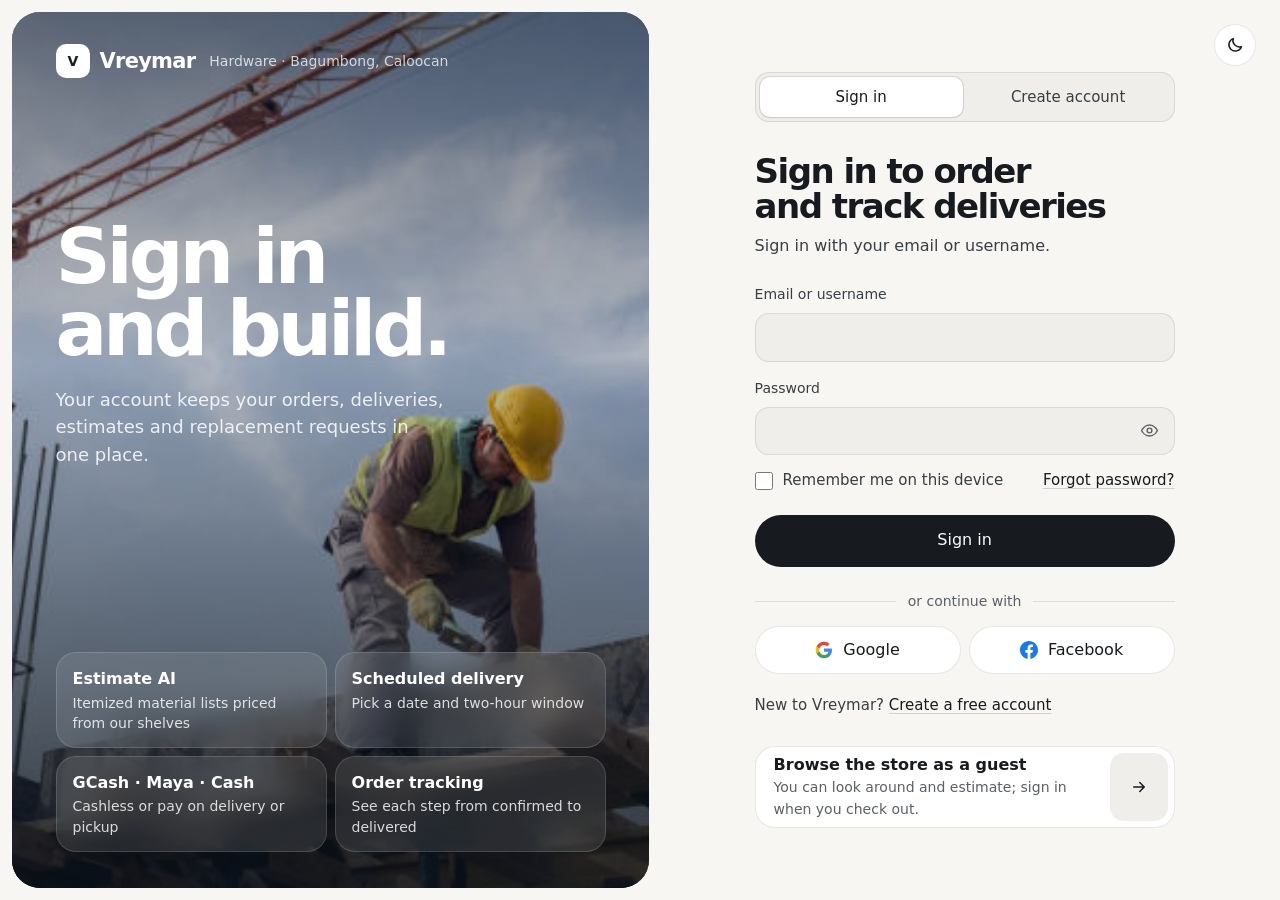
<file: admin/reports.html>
<!DOCTYPE html>
<html lang="en">
<head>
<meta charset="UTF-8"/>
<meta name="viewport" content="width=device-width, initial-scale=1.0"/>
<title>Reports | Vreymar Staff Portal</title>
<link rel="preconnect" href="https://api.fontshare.com"/>
<link rel="preconnect" href="https://cdn.fontshare.com" crossorigin/>
<link href="https://api.fontshare.com/v2/css?f[]=general-sans@400,500,600,700&display=swap" rel="stylesheet"/>
<script>try{var t=localStorage.getItem('vh-theme')||(matchMedia('(prefers-color-scheme: dark)').matches?'dark':'light');document.documentElement.dataset.theme=t}catch(e){}</script>
<link rel="stylesheet" href="../assets/css/admin.css"/>
<style>
.grid2{display:grid;grid-template-columns:1fr 1fr;gap:16px;margin-bottom:16px}
.trend{display:flex;align-items:flex-end;gap:4px;height:190px;padding-top:12px}
.trend .c{flex:1;display:flex;flex-direction:column;align-items:center;justify-content:flex-end;height:100%;gap:4px;min-width:0}
.trend .b{width:100%;background:var(--primary);border-radius:3px 3px 0 0;min-height:2px;transition:height .4s}
.trend .c:hover .b{background:var(--accent);color:var(--on-accent)}
.trend .d{font-size:11.5px;color:var(--text-muted);white-space:nowrap}
.donut{display:flex;align-items:center;gap:22px;flex-wrap:wrap}
.legend div{display:flex;align-items:center;gap:8px;font-size:13px;margin-bottom:7px}
.legend i{width:11px;height:11px;border-radius:3px;display:inline-block}
.rep-head{display:flex;justify-content:space-between;align-items:center;gap:12px;flex-wrap:wrap;margin-bottom:16px}
.rep-head h2{font-family:var(--font-head);font-size:26px;font-weight:600;color:var(--primary)}
@media (max-width:1000px){.grid2{grid-template-columns:1fr}}
@media print{.card{break-inside:avoid;box-shadow:none}.grid2{grid-template-columns:1fr 1fr}}
</style>
</head>
<body>
<main id="main">
  <div class="rep-head">
    <div><h2>Sales & Inventory Report</h2><div class="muted" style="font-size:13px" id="range-lbl"></div></div>
    <div class="toolbar no-print" style="margin:0">
      <select class="select auto" id="range"><option value="7">Last 7 days</option><option value="14" selected>Last 14 days</option><option value="30">Last 30 days</option><option value="90">Last 90 days</option></select>
      <select class="select auto" id="channel"><option value="">All channels</option><option value="In-store">In-store (POS)</option><option value="Online">Online orders</option></select>
      <button class="btn btn-ghost" id="csv">Sales CSV</button>
      <button class="btn btn-primary" onclick="window.print()">Print</button>
    </div>
  </div>
  <div class="stats" id="kpi"></div>
  <div class="card" style="margin-bottom:16px"><div class="card-head"><span class="card-title">Daily revenue</span><span class="muted" style="font-size:12px" id="peak"></span></div><div class="card-body"><div class="trend" id="trend"></div></div></div>
  <div class="grid2">
    <div class="card"><div class="card-head"><span class="card-title">Top products by revenue</span></div><div class="card-body" id="top"></div></div>
    <div class="card"><div class="card-head"><span class="card-title">Revenue by category</span></div><div class="card-body" id="bycat"></div></div>
  </div>
  <div class="grid2">
    <div class="card"><div class="card-head"><span class="card-title">Payment methods</span></div><div class="card-body"><div class="donut" id="pay"></div></div></div>
    <div class="card"><div class="card-head"><span class="card-title">Sales channel</span></div><div class="card-body"><div class="donut" id="chan"></div></div></div>
  </div>
  <div class="card" style="margin-bottom:16px"><div class="card-head"><span class="card-title">Recent activity</span><span class="muted" style="font-size:13px">Latest sales across the counter and online</span></div>
    <div class="tbl-wrap"><table><thead><tr><th>Ref</th><th>When</th><th>Channel</th><th>Customer</th><th>Items</th><th>Payment</th><th class="r">Total</th></tr></thead><tbody id="recent"></tbody></table></div></div>
  <div class="card" style="margin-bottom:16px"><div class="card-head"><span class="card-title">Restocking report: items at or below reorder level</span><button class="btn btn-ghost btn-sm no-print" id="csv-stock">CSV</button></div>
    <div class="tbl-wrap"><table><thead><tr><th>SKU</th><th>Product</th><th>Category</th><th class="r">On hand</th><th class="r">Reorder level</th><th class="r">Sold in period</th><th class="r">Suggested order</th><th class="r">Est. cost</th></tr></thead><tbody id="restock"></tbody></table></div></div>
  <div class="card"><div class="card-head"><span class="card-title">Slow movers: no sales in period</span></div><div class="card-body" id="slow"></div></div>
</main>
<script src="../assets/js/store.js"></script>
<script src="../assets/js/art.js"></script>
<script src="../assets/js/admin.js"></script>
<script>
(function(){
  const user = Admin.init('reports','Reports'); if(!user) return;
  const {Reports, Catalog, PAY_LABEL, CAT_COLORS, peso, pesoShort, esc, fmtDate, fmtDateTime, downloadCSV} = VH;
  const $ = id => document.getElementById(id);
  const COLORS = ['oklch(30% .02 255)','oklch(80% .165 80)','oklch(62% .09 228)','oklch(74% .07 52)','oklch(66% .06 142)','oklch(84% .02 250)'];

  function data(){
    const days = +$('range').value, ch = $('channel').value;
    const from = new Date(); from.setHours(0,0,0,0); from.setDate(from.getDate()-days+1);
    const sales = Reports.sales().filter(s=>new Date(s.at)>=from && (!ch||s.channel===ch));
    return {days, from, sales};
  }
  function donut(el, parts){
    const tot = parts.reduce((a,p)=>a+p.v,0)||1; let acc=0;
    const segs = parts.map((p,i)=>{ const start=acc/tot*100; acc+=p.v; return `${COLORS[i%COLORS.length]} ${start}% ${acc/tot*100}%`; }).join(',');
    el.innerHTML = `<div style="width:130px;height:130px;border-radius:50%;background:conic-gradient(${segs||'var(--sunken) 0 100%'});position:relative;flex-shrink:0"><div style="position:absolute;inset:26px;background:var(--paper);border-radius:50%;display:flex;align-items:center;justify-content:center;flex-direction:column"><b style="font-family:var(--font-head);font-size:18px">${pesoShort(tot)}</b><span class="muted" style="font-size:10px">total</span></div></div>
      <div class="legend">${parts.map((p,i)=>`<div><i style="background:${COLORS[i%COLORS.length]}"></i><span style="min-width:110px">${esc(p.l)}</span><b>${pesoShort(p.v)}</b><span class="muted">${Math.round(p.v/tot*100)}%</span></div>`).join('')}</div>`;
  }
  function bars(el, rows, color){
    const max = Math.max(1,...rows.map(r=>r.v));
    el.innerHTML = rows.length ? rows.map(r=>`<div class="bar-row"><div class="bar-l" title="${esc(r.l)}">${esc(r.l)}</div><div class="bar-t"><div class="bar-f" style="width:${r.v/max*100}%;background:${r.c||color||'var(--accent)'}"></div></div><div class="bar-v">${pesoShort(r.v)}</div></div>`).join('') : '<div class="empty">No sales in this period.</div>';
  }

  function render(){
    const {days, from, sales} = data();
    $('range-lbl').textContent = fmtDate(from)+' – '+fmtDate(new Date())+' · generated '+fmtDateTime(new Date());
    const rev = sales.reduce((a,s)=>a+s.total,0);
    const net = sales.reduce((a,s)=>a+s.subtotal,0);
    const units = sales.reduce((a,s)=>a+s.items.reduce((b,i)=>b+i.qty,0),0);
    // gross profit on net-of-VAT sales using current cost
    const cogs = sales.reduce((a,s)=>a+s.items.reduce((b,i)=>{ const p=Catalog.product(i.id); return b+(p?p.cost:i.price*.7)*i.qty; },0),0);
    $('kpi').innerHTML = `
      <div class="stat"><div class="stat-l">Gross revenue</div><div class="stat-v">${pesoShort(rev)}</div><div class="stat-s">incl. VAT & delivery</div></div>
      <div class="stat blue"><div class="stat-l">Transactions</div><div class="stat-v">${sales.length}</div><div class="stat-s">avg ${pesoShort(sales.length?rev/sales.length:0)}</div></div>
      <div class="stat purple"><div class="stat-l">Units sold</div><div class="stat-v">${units.toLocaleString()}</div></div>
      <div class="stat green"><div class="stat-l">Est. gross profit</div><div class="stat-v">${pesoShort(net-cogs)}</div><div class="stat-s">${net?Math.round((net-cogs)/net*100):0}% margin on net sales</div></div>
      <div class="stat red"><div class="stat-l">VAT collected</div><div class="stat-v">${pesoShort(net*VH.RULES.VAT)}</div></div>`;

    // trend
    const dk = d=>{const x=new Date(d);return x.toDateString();};
    const pts=[]; for(let i=days-1;i>=0;i--){ const d=new Date(); d.setDate(d.getDate()-i); const k=dk(d); pts.push({d, v:sales.filter(s=>dk(s.at)===k).reduce((a,s)=>a+s.total,0)}); }
    const max = Math.max(1,...pts.map(p=>p.v)); const pk = pts.reduce((a,p)=>p.v>a.v?p:a,pts[0]);
    $('peak').textContent = pk.v?'Best day: '+fmtDate(pk.d)+' · '+peso(pk.v):'';
    const every = Math.ceil(days/14);
    $('trend').innerHTML = pts.map((p,i)=>`<div class="c" title="${fmtDate(p.d)}: ${peso(p.v)}"><div class="b" style="height:${p.v/max*160}px"></div><div class="d">${i%every===0?p.d.toLocaleDateString('en-PH',{month:'short',day:'numeric'}):'&nbsp;'}</div></div>`).join('');

    // products & categories
    const pm={}, cm={}, sold={};
    sales.forEach(s=>s.items.forEach(i=>{ const line=i.price*i.qty; pm[i.id]=pm[i.id]||{l:i.name,v:0}; pm[i.id].v+=line; sold[i.id]=(sold[i.id]||0)+i.qty;
      const p=Catalog.product(i.id); const c=p?Catalog.category(p.catId):{name:'Other',color:'gray'}; cm[c.name]=cm[c.name]||{l:c.name,v:0}; cm[c.name].v+=line; }));
    bars($('top'), Object.values(pm).sort((a,b)=>b.v-a.v).slice(0,8));
    bars($('bycat'), Object.values(cm).sort((a,b)=>b.v-a.v));

    const pay={}; sales.forEach(s=>{ const k=PAY_LABEL[s.pay]||s.pay; pay[k]=(pay[k]||0)+s.total; });
    donut($('pay'), Object.entries(pay).map(([l,v])=>({l,v})).sort((a,b)=>b.v-a.v));
    const chn={}; sales.forEach(s=>{ chn[s.channel]=(chn[s.channel]||0)+s.total; });
    donut($('chan'), Object.entries(chn).map(([l,v])=>({l,v})));

    // restock
    const low = Catalog.products().filter(p=>p.stock<=p.threshold).sort((a,b)=>a.stock/Math.max(1,a.threshold)-b.stock/Math.max(1,b.threshold));
    const sugg = p => Math.max(p.threshold*2 - p.stock, Math.ceil((sold[p.id]||0)/days*14) - p.stock, 1);
    $('restock').innerHTML = low.length ? low.map(p=>`<tr><td><code>${esc(p.sku)}</code></td><td><b>${esc(p.name)}</b></td><td class="muted">${esc(Catalog.category(p.catId).name)}</td><td class="r"><span class="badge ${p.stock===0?'b-red':'b-yellow'}">${p.stock} ${esc(p.unit)}</span></td><td class="r">${p.threshold}</td><td class="r">${sold[p.id]||0}</td><td class="r"><b>${sugg(p)}</b></td><td class="r">${peso(sugg(p)*p.cost)}</td></tr>`).join('')+
      `<tr><td colspan="7" class="r"><b>Total estimated purchase cost</b></td><td class="r"><b>${peso(low.reduce((a,p)=>a+sugg(p)*p.cost,0))}</b></td></tr>` : '<tr><td colspan="8" class="empty">✅ Nothing to reorder.</td></tr>';
    $('csv-stock').onclick = ()=>downloadCSV('vreymar-restock-'+new Date().toISOString().slice(0,10)+'.csv',[['SKU','Product','On hand','Reorder level','Sold in period','Suggested order','Unit cost','Est. cost'],...low.map(p=>[p.sku,p.name,p.stock,p.threshold,sold[p.id]||0,sugg(p),p.cost,(sugg(p)*p.cost).toFixed(2)])]);

    $('recent').innerHTML = sales.slice(0,8).map(s=>`<tr><td><code>${esc(s.ref)}</code></td><td class="muted" style="white-space:nowrap">${fmtDateTime(s.at)}</td><td>${s.channel}</td><td>${esc(s.customer)}</td><td>${s.items.reduce((a,i)=>a+i.qty,0)} units</td><td>${PAY_LABEL[s.pay]||esc(s.pay)}</td><td class="r"><b>${peso(s.total)}</b></td></tr>`).join('') || '<tr><td colspan="7" class="empty">No sales in this period.</td></tr>';
    const slow = Catalog.products().filter(p=>!sold[p.id] && p.stock>0).sort((a,b)=>b.cost*b.stock-a.cost*a.stock);
    $('slow').innerHTML = slow.length ? `<div class="muted" style="font-size:12.5px;margin-bottom:10px">${slow.length} products with stock on hand worth ${peso(slow.reduce((a,p)=>a+p.cost*p.stock,0))} at cost had no sales. Consider promotions or lower reorder levels.</div>`+
      slow.slice(0,12).map(p=>`<span class="badge b-gray" style="margin:0 6px 6px 0;text-transform:none;font-size:12px">${esc(p.name)} · ${p.stock} ${esc(p.unit)}</span>`).join('') : '<div class="empty">Every stocked product sold at least once. </div>';

    $('csv').onclick = ()=>{ downloadCSV('vreymar-sales-'+new Date().toISOString().slice(0,10)+'.csv',[['Ref','Date','Channel','Customer','Items','Net','Total','Payment'],...sales.map(s=>[s.ref,fmtDateTime(s.at),s.channel,s.customer,s.items.map(i=>i.qty+'x '+i.name).join('; '),s.subtotal.toFixed(2),s.total.toFixed(2),PAY_LABEL[s.pay]||s.pay])]); Admin.toast('Exported '+sales.length+' sales.','success'); };
  }
  $('range').onchange = render; $('channel').onchange = render;
  render();
})();
</script>
</body>
</html>
</file>
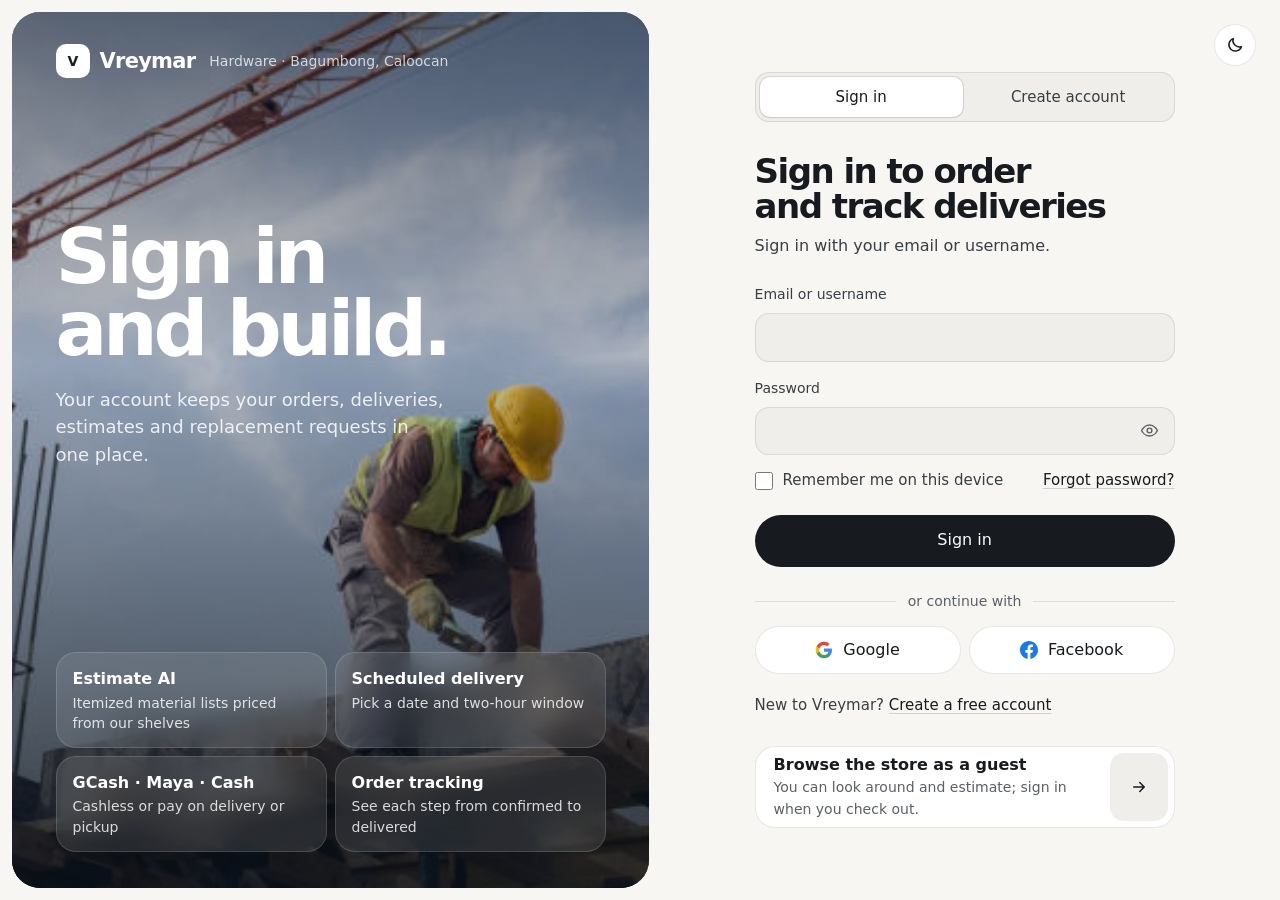
<file: admin/users.html>
<!DOCTYPE html>
<html lang="en">
<head>
<meta charset="UTF-8"/>
<meta name="viewport" content="width=device-width, initial-scale=1.0"/>
<title>Manage Users | Vreymar Staff Portal</title>
<link rel="preconnect" href="https://api.fontshare.com"/>
<link rel="preconnect" href="https://cdn.fontshare.com" crossorigin/>
<link href="https://api.fontshare.com/v2/css?f[]=general-sans@400,500,600,700&display=swap" rel="stylesheet"/>
<script>try{var t=localStorage.getItem('vh-theme')||(matchMedia('(prefers-color-scheme: dark)').matches?'dark':'light');document.documentElement.dataset.theme=t}catch(e){}</script>
<link rel="stylesheet" href="../assets/css/admin.css"/>
</head>
<body>
<main id="main">
  <div class="stats" id="stats"></div>
  <div class="toolbar">
    <div class="search"><span></span><input class="input" id="q" placeholder="Search name, email, username…"/></div>
    <select class="select auto" id="f-role"><option value="">All roles</option><option value="CUSTOMER">Customer</option><option value="CASHIER">Cashier</option><option value="INVENTORY_STAFF">Inventory Staff</option><option value="ADMIN">Admin</option></select>
    <select class="select auto" id="f-status"><option value="">All statuses</option><option value="ACTIVE">Active</option><option value="INACTIVE">Inactive</option></select>
    <button class="btn btn-primary" id="add">Create staff account</button>
  </div>
  <div class="card"><div class="tbl-wrap"><table>
    <thead><tr><th>User</th><th>Username</th><th>Role</th><th>Status</th><th>Contact</th><th>Orders</th><th>Joined</th><th style="width:150px">Actions</th></tr></thead>
    <tbody id="tbody"></tbody></table></div></div>
  <div class="card" style="margin-top:16px"><div class="card-head"><span class="card-title">Role permissions</span></div><div class="tbl-wrap"><table>
    <thead><tr><th>Module</th><th>Admin</th><th>Cashier</th><th>Inventory Staff</th><th>Customer</th></tr></thead><tbody id="perm"></tbody></table></div></div>
</main>

<div class="modal-overlay" id="um"><div class="modal" style="width:560px">
  <div class="modal-head"><span class="modal-title" id="um-t">Create staff account</span><button class="modal-x" data-close="um">✕</button></div>
  <div class="modal-body"><div class="form-grid">
    <div><label class="label" for="u-first">First name *</label><input class="input" id="u-first"/></div>
    <div><label class="label" for="u-last">Last name *</label><input class="input" id="u-last"/></div>
    <div><label class="label" for="u-email">Email *</label><input class="input" id="u-email" type="email"/></div>
    <div><label class="label" for="u-user">Username *</label><input class="input" id="u-user"/></div>
    <div><label class="label" for="u-phone">Contact number</label><input class="input" id="u-phone" placeholder="09XXXXXXXXX"/></div>
    <div><label class="label" for="u-role">Role</label><select class="select" id="u-role"><option value="CASHIER">Cashier</option><option value="INVENTORY_STAFF">Inventory Staff</option><option value="ADMIN">Admin</option><option value="CUSTOMER">Customer</option></select></div>
    <div><label class="label" for="u-status">Status</label><select class="select" id="u-status"><option value="ACTIVE">Active</option><option value="INACTIVE">Inactive</option></select></div>
    <div><label class="label" for="u-pw">Temporary password</label><input class="input" id="u-pw" type="text" autocomplete="new-password"/><div class="hint" id="pw-hint">At least 8 characters. Share it with the employee privately.</div></div>
  </div></div>
  <div class="modal-foot"><button class="btn btn-ghost" data-close="um">Cancel</button><button class="btn btn-primary" id="um-save">Save user</button></div>
</div></div>

<script src="../assets/js/store.js"></script>
<script src="../assets/js/art.js"></script>
<script src="../assets/js/admin.js"></script>
<script>
(function(){
  const user = Admin.init('users','Manage Users'); if(!user) return;
  const {Auth, Orders, ROLES, ACCESS, esc, fmtDate} = VH;
  const $ = id => document.getElementById(id);
  const RB = {ADMIN:'b-purple',CASHIER:'b-blue',INVENTORY_STAFF:'b-indigo',CUSTOMER:'b-gray'};
  let editId = null;

  function render(){
    const us = Auth.users();
    $('stats').innerHTML = `
      <div class="stat"><div class="stat-l">All users</div><div class="stat-v">${us.length}</div></div>
      <div class="stat blue"><div class="stat-l">Customers</div><div class="stat-v">${us.filter(u=>u.role==='CUSTOMER').length}</div></div>
      <div class="stat purple"><div class="stat-l">Staff</div><div class="stat-v">${us.filter(u=>u.role!=='CUSTOMER').length}</div><div class="stat-s">Admin, cashier & inventory</div></div>
      <div class="stat red"><div class="stat-l">Inactive</div><div class="stat-v">${us.filter(u=>u.status!=='ACTIVE').length}</div></div>`;
    const q=$('q').value.trim().toLowerCase(), r=$('f-role').value, s=$('f-status').value;
    const l = us.filter(u=>(!r||u.role===r)&&(!s||u.status===s)&&(!q||[u.first,u.last,u.email,u.username].join(' ').toLowerCase().includes(q)));
    $('tbody').innerHTML = l.length ? l.map(u=>`<tr style="${u.status!=='ACTIVE'?'opacity:.6':''}">
      <td><div style="display:flex;align-items:center;gap:10px"><div class="avatar" style="width:32px;height:32px;font-size:12px">${esc(Auth.initials(u))}</div><div><b>${esc(Auth.fullName(u))}</b>${u.id===user.id?' <span class="badge b-yellow">You</span>':''}<div class="muted" style="font-size:12px">${esc(u.email)}</div></div></div></td>
      <td><code>${esc(u.username)}</code></td><td><span class="badge ${RB[u.role]}">${ROLES[u.role]}</span></td>
      <td><span class="badge ${u.status==='ACTIVE'?'b-green':'b-red'}">${u.status}</span></td><td class="muted">${esc(u.contact||'-')}</td>
      <td>${u.role==='CUSTOMER'?Orders.byUser(u.id).length:'-'}</td><td class="muted" style="font-size:12.5px">${fmtDate(u.createdAt)}</td>
      <td><button class="icon-btn" data-edit="${u.id}" title="Edit">Edit</button> <button class="icon-btn" data-reset="${u.id}" title="Reset password">Reset password</button> ${u.id!==user.id?`<button class="icon-btn ${u.status==='ACTIVE'?'del':''}" data-toggle="${u.id}">${u.status==='ACTIVE'?'Deactivate':'Reactivate'}</button>`:''}</td></tr>`).join('') : '<tr><td colspan="8" class="empty">No users match.</td></tr>';
    const mods = [['dashboard','Dashboard'],['pos','Point of Sale'],['inventory','Inventory'],['orders','Orders, deliveries & replacements'],['reports','Reports'],['users','Manage users']];
    const yes = '<span style="color:var(--success);font-weight:600">✓</span>', no = '<span class="muted">-</span>';
    $('perm').innerHTML = mods.map(([k,l])=>`<tr><td><b>${l}</b></td>${['ADMIN','CASHIER','INVENTORY_STAFF','CUSTOMER'].map(r=>`<td>${ACCESS[r].includes(k)?yes:no}</td>`).join('')}</tr>`).join('') +
      `<tr><td><b>Online store, cart, Estimate AI, own orders</b></td><td>${yes}</td><td>${yes}</td><td>${yes}</td><td>${yes}</td></tr>`;
  }
  ['q','f-role','f-status'].forEach(id=>$(id).addEventListener(id==='q'?'input':'change',render));

  const genPw = ()=>'Vh@'+Math.random().toString(36).slice(2,8)+Math.floor(Math.random()*90+10);
  function open(id){
    editId = id||null; const u = id?Auth.users().find(x=>x.id===id):null;
    $('um-t').textContent = u?'Edit user':'Create staff account';
    $('u-first').value=u?u.first:''; $('u-last').value=u?u.last:''; $('u-email').value=u?u.email:''; $('u-user').value=u?u.username:'';
    $('u-phone').value=u?u.contact||'':''; $('u-role').value=u?u.role:'CASHIER'; $('u-status').value=u?u.status:'ACTIVE';
    $('u-pw').value = u?'':genPw(); $('pw-hint').textContent = u?'Leave blank to keep the current password.':'At least 8 characters. Share it with the employee privately.';
    const self = u && u.id===user.id; $('u-role').disabled = self; $('u-status').disabled = self;
    Admin.openModal('um');
  }
  $('add').onclick = ()=>open();
  $('um-save').onclick = ()=>{
    const us = Auth.users();
    const d = {first:$('u-first').value.trim(), last:$('u-last').value.trim(), email:$('u-email').value.trim().toLowerCase(), username:$('u-user').value.trim().toLowerCase(), contact:$('u-phone').value.replace(/[\s-]/g,''), role:$('u-role').value, status:$('u-status').value};
    const pw = $('u-pw').value;
    if(!d.first||!d.last) return Admin.toast('First and last name are required.','danger');
    if(!/^\S+@\S+\.\S+$/.test(d.email)) return Admin.toast('Enter a valid email.','danger');
    if(!/^[a-z0-9._-]{3,}$/.test(d.username)) return Admin.toast('Username: 3+ letters, numbers, dot, dash or underscore.','danger');
    if(d.contact && !/^(09|\+639)\d{9}$/.test(d.contact)) return Admin.toast('Enter a valid PH mobile number.','danger');
    if(us.some(u=>u.id!==editId && u.email===d.email)) return Admin.toast('Email already in use.','danger');
    if(us.some(u=>u.id!==editId && u.username===d.username)) return Admin.toast('Username already taken.','danger');
    if((!editId || pw) && pw.length<8) return Admin.toast('Password must be at least 8 characters.','danger');
    if(editId){
      if(editId===user.id){ delete d.role; delete d.status; }
      if(pw) d.password = pw;
      Auth.update(editId, d); Admin.toast('User updated.','success');
    } else {
      us.push({id:Math.max(0,...us.map(u=>u.id))+1, ...d, password:pw, address:'', city:'', province:'', createdAt:new Date().toISOString()});
      Auth.saveUsers(us); Admin.toast('Account created for '+d.first+'.','success');
    }
    Admin.closeModal('um'); render();
  };
  $('tbody').onclick = async e=>{
    const ed=e.target.closest('[data-edit]'), rs=e.target.closest('[data-reset]'), tg=e.target.closest('[data-toggle]');
    if(ed) open(+ed.dataset.edit);
    if(rs){ const u=Auth.users().find(x=>x.id===+rs.dataset.reset); if(!await Admin.confirm('Reset password for '+Auth.fullName(u)+'?','A new temporary password will be generated and shown once.','Reset')) return;
      const pw=genPw(); Auth.update(u.id,{password:pw}); await Admin.confirm('Temporary password','New password for '+u.username+': '+pw+'. Share it privately and ask them to change it.','Done'); }
    if(tg){ const u=Auth.users().find(x=>x.id===+tg.dataset.toggle); const act=u.status==='ACTIVE';
      if(act && u.role==='ADMIN' && Auth.users().filter(x=>x.role==='ADMIN'&&x.status==='ACTIVE').length<=1) return Admin.toast('Keep at least one active admin.','warn');
      if(!await Admin.confirm((act?'Deactivate ':'Reactivate ')+Auth.fullName(u)+'?', act?'They will no longer be able to sign in.':'They will be able to sign in again.', act?'Deactivate':'Reactivate', act)) return;
      Auth.update(u.id,{status:act?'INACTIVE':'ACTIVE'}); Admin.toast('Account '+(act?'deactivated':'reactivated')+'.'); render(); }
  };
  render();
})();
</script>
</body>
</html>
</file>
<file: assets/css/admin.css>
/* Vreymar Hardware, staff portal: same tokens as the storefront, quieter for work screens.
   OKLCH colour, alpha borders, nested radii (inner = outer − padding), light and dark. */
:root{
  color-scheme:light;
  --ground:oklch(97.4% .004 85); --paper:oklch(100% 0 0); --raised:oklch(100% 0 0);
  --sunken:oklch(95.2% .005 85); --hover:oklch(93% .006 85); --hover-2:oklch(89.5% .007 85);
  --ink:oklch(22% .012 255); --ink-2:oklch(36% .012 255); --muted:oklch(48.5% .012 255); --faint:oklch(70% .01 255);
  --fill:oklch(22% .012 255); --on-fill:oklch(98.5% .003 85);
  --line:oklch(22% .02 255 / .1); --line-2:oklch(22% .02 255 / .17);
  --accent:oklch(84% .165 86); --accent-2:oklch(78% .175 66); --accent-dark:oklch(56% .13 70); --accent-tint:oklch(95% .055 92); --on-accent:oklch(21% .02 70);
  /* textures: inline SVG noise, no image files. Grain sits on the yellow gradients,
     paper on printed things (slip, receipt, totals), speckle on concrete, blueprint on Estimate AI. */
  --tex-grain:url("data:image/svg+xml,%3Csvg xmlns='http://www.w3.org/2000/svg' width='160' height='160'%3E%3Cfilter id='n'%3E%3CfeTurbulence type='fractalNoise' baseFrequency='.85' numOctaves='2' stitchTiles='stitch'/%3E%3CfeColorMatrix values='0 0 0 0 0 0 0 0 0 0 0 0 0 0 0 .2 0 0 0 -.07'/%3E%3C/filter%3E%3Crect width='100%25' height='100%25' filter='url(%23n)'/%3E%3C/svg%3E");
  --tex-paper:url("data:image/svg+xml,%3Csvg xmlns='http://www.w3.org/2000/svg' width='220' height='220'%3E%3Cfilter id='n'%3E%3CfeTurbulence type='fractalNoise' baseFrequency='.55' numOctaves='3' stitchTiles='stitch'/%3E%3CfeColorMatrix values='0 0 0 0 0 0 0 0 0 0 0 0 0 0 0 .11 0 0 0 -.035'/%3E%3C/filter%3E%3Crect width='100%25' height='100%25' filter='url(%23n)'/%3E%3C/svg%3E");
  --tex-speck:url("data:image/svg+xml,%3Csvg xmlns='http://www.w3.org/2000/svg' width='140' height='140'%3E%3Cfilter id='n'%3E%3CfeTurbulence type='fractalNoise' baseFrequency='.9' numOctaves='1' stitchTiles='stitch'/%3E%3CfeColorMatrix values='0 0 0 0 0 0 0 0 0 0 0 0 0 0 0 1.6 0 0 0 -1'/%3E%3C/filter%3E%3Crect width='100%25' height='100%25' filter='url(%23n)'/%3E%3C/svg%3E");
  --tex-speck-light:url("data:image/svg+xml,%3Csvg xmlns='http://www.w3.org/2000/svg' width='140' height='140'%3E%3Cfilter id='n'%3E%3CfeTurbulence type='fractalNoise' baseFrequency='.9' numOctaves='1' stitchTiles='stitch'/%3E%3CfeColorMatrix values='0 0 0 0 1 0 0 0 0 1 0 0 0 0 1 .9 0 0 0 -.58'/%3E%3C/filter%3E%3Crect width='100%25' height='100%25' filter='url(%23n)'/%3E%3C/svg%3E");
  --bp-line:oklch(22% .02 255 / .06); --bp-line-2:oklch(22% .02 255 / .1);
  --accent-grad:var(--tex-grain),linear-gradient(in oklch 120deg,oklch(88% .17 98),oklch(76% .19 58));
  --success:oklch(49% .13 150); --success-tint:oklch(94.5% .04 150);
  --danger:oklch(51.5% .19 27); --danger-tint:oklch(95% .03 27);
  --warn:oklch(57% .15 45); --warn-tint:oklch(95% .035 60);
  --info:oklch(52% .15 258); --info-tint:oklch(95% .03 258);
  --purple:oklch(52% .16 290); --purple-tint:oklch(95% .03 290);
  --tile-concrete:oklch(90.5% .008 250); --tile-steel:oklch(89.5% .028 236); --tile-pvc:oklch(88.5% .055 228); --tile-copper:oklch(88.5% .06 52);
  --tile-clay:oklch(87.5% .062 34); --tile-safety:oklch(92.5% .115 96); --tile-lumber:oklch(89.5% .056 78); --tile-moss:oklch(89.5% .05 142); --tile:var(--tile-concrete);
  --font-head:'General Sans',ui-sans-serif,system-ui,sans-serif; --font-body:'General Sans',ui-sans-serif,system-ui,sans-serif;
  --stroke:1.75;
  --r-xl:24px; --r-lg:18px; --r-md:12px; --r-sm:8px; --r-xs:6px; --r-pill:999px;
  --shadow-float:0 1px 2px oklch(22% .02 255 / .06),0 12px 32px -6px oklch(22% .02 255 / .18);
  --shadow-dialog:0 2px 4px oklch(22% .02 255 / .06),0 30px 80px -12px oklch(22% .02 255 / .35);
  --ease:cubic-bezier(.2,.75,.2,1); --ease-out:cubic-bezier(.16,1,.3,1);
  --side:248px; --top:64px;
  /* legacy names used by page styles */
  --primary:var(--ink); --primary-dark:var(--ink); --primary-light:var(--muted);
  --secondary:var(--sunken); --white:var(--paper); --text:var(--ink); --text-muted:var(--muted); --border:var(--line);
  --radius:var(--r-md); --shadow:none;
}
:root[data-theme="dark"]{
  color-scheme:dark;
  --tex-paper:url("data:image/svg+xml,%3Csvg xmlns='http://www.w3.org/2000/svg' width='220' height='220'%3E%3Cfilter id='n'%3E%3CfeTurbulence type='fractalNoise' baseFrequency='.55' numOctaves='3' stitchTiles='stitch'/%3E%3CfeColorMatrix values='0 0 0 0 1 0 0 0 0 1 0 0 0 0 1 .09 0 0 0 -.035'/%3E%3C/filter%3E%3Crect width='100%25' height='100%25' filter='url(%23n)'/%3E%3C/svg%3E");
  --bp-line:oklch(100% 0 0 / .045); --bp-line-2:oklch(100% 0 0 / .08);
  --ground:oklch(16.5% .01 255); --paper:oklch(21% .011 255); --raised:oklch(26% .012 255);
  --sunken:oklch(25% .011 255); --hover:oklch(28.5% .012 255); --hover-2:oklch(32% .013 255);
  --ink:oklch(95% .004 85); --ink-2:oklch(84% .006 85); --muted:oklch(72% .008 255); --faint:oklch(50% .01 255);
  --fill:oklch(93% .004 85); --on-fill:oklch(20% .012 255);
  --line:oklch(100% 0 0 / .085); --line-2:oklch(100% 0 0 / .14);
  --accent-dark:oklch(84% .15 86); --accent-tint:oklch(34% .06 86);
  --success:oklch(74% .14 150); --success-tint:oklch(30% .05 150);
  --danger:oklch(72% .16 27); --danger-tint:oklch(31% .06 27);
  --warn:oklch(76% .13 55); --warn-tint:oklch(31% .05 55);
  --info:oklch(74% .12 258); --info-tint:oklch(30% .05 258);
  --purple:oklch(74% .12 290); --purple-tint:oklch(30% .05 290);
  --tile-concrete:oklch(80% .006 250); --tile-steel:oklch(79% .02 238); --tile-pvc:oklch(79% .045 228); --tile-copper:oklch(79% .05 52);
  --tile-clay:oklch(78% .05 34); --tile-safety:oklch(83% .1 96); --tile-lumber:oklch(80% .045 78); --tile-moss:oklch(80% .04 142);
  --shadow-float:0 0 0 1px oklch(100% 0 0 / .06); --shadow-dialog:0 0 0 1px oklch(100% 0 0 / .07);
}
*,*::before,*::after{box-sizing:border-box;margin:0;padding:0}
*{text-transform:none!important}
html{-webkit-text-size-adjust:100%;scrollbar-color:var(--hover-2) transparent}
body{font-family:var(--font-body);font-size:15px;line-height:1.5;background:var(--ground);color:var(--ink);min-height:100vh;min-height:100dvh;-webkit-font-smoothing:antialiased;transition:background-color .3s var(--ease),color .3s var(--ease)}
button,input,select,textarea{font:inherit;color:inherit}
:focus-visible{outline:2px solid var(--ink);outline-offset:2px;border-radius:var(--r-xs)}
::selection{background:var(--accent);color:var(--on-accent)}
svg [stroke]:not([stroke="none"]){stroke-width:var(--stroke)}
.btn{--stroke:2}
h1,h2,.card-title,.modal-title{text-wrap:balance;letter-spacing:-.02em}

/* ── SIDEBAR: on the ground, nav rows as 12px pills inside an 8px gutter ── */
#sidebar{position:fixed;top:0;left:0;height:100vh;height:100dvh;width:var(--side);background:var(--ground);border-right:1px solid var(--line);display:flex;flex-direction:column;z-index:100;transition:transform .3s var(--ease-out),background-color .3s}
.sb-logo{height:var(--top);padding:0 18px;display:flex;align-items:center;gap:10px;text-decoration:none;color:var(--ink)}
.sb-mark{width:32px;height:32px;border-radius:var(--r-sm);background:var(--fill);color:var(--on-fill);display:flex;align-items:center;justify-content:center;font-weight:600;font-size:13px;flex-shrink:0}
.sb-name{font-size:18px;font-weight:600;letter-spacing:-.035em;line-height:1;color:var(--ink)}
.sb-sub{font-size:12px;color:var(--muted);margin-top:3px}
.sb-nav{flex:1;padding:6px 10px 12px;overflow-y:auto;display:flex;flex-direction:column;gap:1px}
.sb-sec{padding:16px 10px 6px;font-size:12px;font-weight:500;color:var(--muted)}
.sb-item{display:flex;align-items:center;gap:11px;height:38px;padding:0 10px;border-radius:var(--r-md);color:var(--ink-2);font-size:14px;font-weight:500;text-decoration:none;transition:background-color .15s,color .15s}
.sb-item:hover{background:var(--hover);color:var(--ink)}
.sb-item.on{background:var(--paper);color:var(--ink);box-shadow:0 0 0 1px var(--line),0 1px 2px oklch(22% .02 255 / .06)}
:root[data-theme="dark"] .sb-item.on{background:var(--raised);box-shadow:none}
.sb-item .ni{width:20px;display:flex;align-items:center;justify-content:center;color:var(--muted)}
.sb-item.on .ni{color:var(--ink)}
.sb-badge{margin-left:auto;background:var(--accent);color:var(--on-accent);font-size:11px;font-weight:600;min-width:20px;height:20px;padding:0 6px;border-radius:var(--r-pill);display:flex;align-items:center;justify-content:center;font-variant-numeric:tabular-nums}
.sb-foot{padding:14px 20px;border-top:1px solid var(--line);display:flex;align-items:center;justify-content:space-between;font-size:12px;color:var(--muted);font-variant-numeric:tabular-nums}
.sb-foot a{color:var(--muted);text-decoration:none}
.sb-foot a:hover{color:var(--ink)}

/* ── TOPBAR ── */
#topbar{position:fixed;top:0;left:var(--side);right:0;height:var(--top);background:color-mix(in oklch,var(--ground) 90%,transparent);backdrop-filter:saturate(1.4) blur(10px);-webkit-backdrop-filter:saturate(1.4) blur(10px);border-bottom:1px solid var(--line);display:flex;align-items:center;justify-content:space-between;padding:0 24px;z-index:90;gap:12px}
.tb-left{display:flex;align-items:center;gap:12px;min-width:0}
.page-title{font-size:20px;font-weight:600;letter-spacing:-.03em;color:var(--ink);white-space:nowrap;overflow:hidden;text-overflow:ellipsis}
.tb-right{display:flex;align-items:center;gap:8px}
.chip{background:var(--paper);border:1px solid var(--line);height:32px;display:inline-flex;align-items:center;padding:0 12px;border-radius:var(--r-pill);font-size:13px;font-weight:500;color:var(--ink-2);white-space:nowrap;font-variant-numeric:tabular-nums}
.chip.warn{background:var(--warn-tint);border-color:transparent;color:var(--warn)}
/* user pill: 21px radius, 4px inset, so the avatar is a 17px circle */
.tb-user{display:flex;align-items:center;gap:9px;position:relative;cursor:pointer;height:42px;padding:0 12px 0 4px;border-radius:var(--r-pill);border:1px solid var(--line);background:var(--paper);transition:background-color .15s}
.tb-user:hover{background:var(--hover)}
.avatar{width:34px;height:34px;border-radius:50%;background:var(--accent);color:var(--on-accent);font-size:13px;font-weight:600;display:flex;align-items:center;justify-content:center;flex-shrink:0}
.tb-uname{font-size:13px;font-weight:600;line-height:1.15}
.tb-urole{font-size:12px;color:var(--muted)}
.tb-menu{position:absolute;right:0;top:calc(100% + 8px);background:var(--raised);border:1px solid var(--line);border-radius:var(--r-lg);box-shadow:var(--shadow-float);min-width:200px;padding:6px;display:none;z-index:5}
.tb-menu.open{display:block;animation:menuIn .22s var(--ease-out)}
@keyframes menuIn{from{opacity:0;transform:scale(.96) translateY(-4px)}}
.tb-menu a,.tb-menu button{display:block;width:100%;text-align:left;padding:9px 12px;border-radius:var(--r-md);font-size:14px;color:var(--ink);text-decoration:none;background:none;border:none;cursor:pointer}
.tb-menu a:hover,.tb-menu button:hover{background:var(--hover)}
.burger{display:none;width:40px;height:40px;border:1px solid var(--line);background:var(--paper);border-radius:var(--r-pill);cursor:pointer;color:var(--ink)}
/* theme toggle: icons swap through a blur */
.theme-btn{position:relative;width:42px;height:42px;border:1px solid var(--line);border-radius:var(--r-pill);background:var(--paper);color:var(--ink);cursor:pointer;flex-shrink:0;--stroke:2;transition:background-color .15s,transform .15s var(--ease)}
.theme-btn:hover{background:var(--hover)}.theme-btn:active{transform:scale(.94)}
.theme-btn .ic-swap{position:absolute;inset:0;display:flex;align-items:center;justify-content:center;transition:opacity .3s var(--ease),filter .3s var(--ease),transform .3s var(--ease)}
.theme-btn .ic-sun{opacity:0;filter:blur(4px);transform:scale(.6) rotate(-45deg)}
:root[data-theme="dark"] .theme-btn .ic-sun{opacity:1;filter:none;transform:none}
:root[data-theme="dark"] .theme-btn .ic-moon{opacity:0;filter:blur(4px);transform:scale(.6) rotate(45deg)}

#main{margin-left:var(--side);margin-top:var(--top);padding:24px 28px 48px}

/* ── BUTTONS ── */
.btn{min-height:38px;padding:0 16px;border:none;border-radius:var(--r-pill);cursor:pointer;font-size:14px;font-weight:500;display:inline-flex;align-items:center;justify-content:center;gap:6px;transition:background-color .15s,opacity .15s,transform .15s var(--ease),filter .15s;white-space:nowrap;text-decoration:none}
.btn:active{transform:scale(.97)}
.btn-primary{background:var(--fill);color:var(--on-fill)}.btn-primary:hover{opacity:.88}
.btn-accent{background:var(--accent-grad);color:var(--on-accent);box-shadow:inset 0 1px 0 oklch(100% 0 0 / .35),0 0 0 1px oklch(60% .14 70 / .25)}.btn-accent:hover{filter:saturate(1.1) brightness(1.03)}
.btn-success{background:var(--success);color:#fff}.btn-success:hover{filter:brightness(.95)}
.btn-danger{background:var(--danger);color:#fff}.btn-danger:hover{filter:brightness(.95)}
.btn-ghost{background:var(--paper);border:1px solid var(--line);color:var(--ink)}.btn-ghost:hover{background:var(--hover)}
.btn-sm{min-height:32px;padding:0 12px;font-size:13px}
.btn:disabled{opacity:.45;cursor:not-allowed;transform:none}
.icon-btn{min-width:32px;height:32px;padding:0 10px;display:inline-flex;align-items:center;justify-content:center;gap:6px;background:var(--paper);border:1px solid var(--line);border-radius:var(--r-pill);cursor:pointer;font-size:13px;font-weight:500;color:var(--ink);transition:background-color .15s,color .15s,border-color .15s}
.icon-btn:hover{background:var(--hover)}
.icon-btn.del:hover{background:var(--danger-tint);color:var(--danger);border-color:transparent}

/* ── STATS: 18px tiles ── */
.stats{display:grid;grid-template-columns:repeat(auto-fit,minmax(180px,1fr));gap:12px;margin-bottom:20px}
.stat{background:var(--paper);border:1px solid var(--line);border-radius:var(--r-lg);padding:16px 18px;position:relative;overflow:hidden}
.stat-l{font-size:13px;font-weight:500;color:var(--ink-2)}
.stat-v{font-size:28px;font-weight:600;letter-spacing:-.045em;color:var(--ink);line-height:1.1;margin-top:8px;font-variant-numeric:tabular-nums}
.stat-s{font-size:12px;color:var(--muted);margin-top:4px}
.stat-ic{display:none}
.stat::before{content:'';position:absolute;left:18px;top:19px;width:6px;height:6px;border-radius:50%;background:var(--accent-2)}
.stat .stat-l{padding-left:14px}
.stat.blue::before{background:var(--info)}.stat.green::before{background:var(--success)}.stat.red::before{background:var(--danger)}.stat.purple::before{background:var(--purple)}

/* ── CARD / TABLE ── */
.card{background:var(--paper);border:1px solid var(--line);border-radius:var(--r-lg);overflow:hidden}
.card-head{padding:14px 18px;border-bottom:1px solid var(--line);display:flex;align-items:center;justify-content:space-between;gap:12px;flex-wrap:wrap}
.card-title{font-size:16px;font-weight:600;color:var(--ink)}
.card-body{padding:16px 18px}
.tbl-wrap{overflow-x:auto}
table{width:100%;border-collapse:collapse;font-variant-numeric:tabular-nums}
thead tr{background:transparent}
th{padding:10px 14px;text-align:left;font-size:12px;font-weight:500;color:var(--muted);white-space:nowrap;border-bottom:1px solid var(--line);background:var(--sunken)}
th.sort{cursor:pointer;user-select:none}
th.sort:hover{color:var(--ink)}
th.asc::after{content:' ↑';color:var(--accent-dark)}th.desc::after{content:' ↓';color:var(--accent-dark)}
td{padding:11px 14px;font-size:14px;border-top:1px solid var(--line);vertical-align:middle}
tbody tr:first-child td{border-top:0}
tbody tr{transition:background-color .12s}
tbody tr:hover td{background:var(--sunken)}
.r{text-align:right}
code{font-family:var(--font-body)!important;font-size:13px;font-weight:500;color:var(--ink);background:var(--sunken);padding:2px 8px;border-radius:var(--r-xs);white-space:nowrap;font-variant-numeric:tabular-nums}
.muted{color:var(--muted)}
.badge{display:inline-flex;align-items:center;gap:6px;height:24px;padding:0 10px;border-radius:var(--r-pill);font-size:12px;font-weight:500;white-space:nowrap}
.badge::before{content:'';width:6px;height:6px;border-radius:50%;background:currentColor}
.b-green{background:var(--success-tint);color:var(--success)}.b-yellow,.b-orange{background:var(--warn-tint);color:var(--warn)}.b-red{background:var(--danger-tint);color:var(--danger)}
.b-blue{background:var(--info-tint);color:var(--info)}.b-purple,.b-indigo{background:var(--purple-tint);color:var(--purple)}.b-gray{background:var(--sunken);color:var(--muted)}

/* ── TOOLBAR & INPUTS ── */
.toolbar{display:flex;align-items:center;gap:8px;margin-bottom:14px;flex-wrap:wrap}
.search{position:relative;flex:1;min-width:200px}
.search input{padding-left:38px}
.search span{position:absolute;left:14px;top:50%;transform:translateY(-50%);color:var(--muted);pointer-events:none;display:flex}
.input,.select,.textarea{width:100%;min-height:40px;padding:8px 13px;border:1px solid var(--line);border-radius:var(--r-md);font-size:14px;color:var(--ink);background:var(--paper);outline:none;transition:border-color .15s,box-shadow .15s}
.input::placeholder,.textarea::placeholder{color:var(--muted)}
.input:hover,.select:hover,.textarea:hover{border-color:var(--line-2)}
.input:focus,.select:focus,.textarea:focus{border-color:var(--ink);box-shadow:0 0 0 3px var(--line)}
.select{appearance:none;-webkit-appearance:none;padding-right:36px;cursor:pointer;background-image:url("data:image/svg+xml,%3Csvg xmlns='http://www.w3.org/2000/svg' viewBox='0 0 24 24' fill='none' stroke='%23727985' stroke-width='2' stroke-linecap='round' stroke-linejoin='round'%3E%3Cpath d='M6 9l6 6 6-6'/%3E%3C/svg%3E");background-repeat:no-repeat;background-position:right 12px center;background-size:15px}
.select.auto{width:auto;min-width:150px}
.textarea{resize:vertical;min-height:76px;line-height:1.5}
.label{display:block;font-size:13px;font-weight:500;color:var(--ink-2);margin-bottom:6px}
.form-grid{display:grid;grid-template-columns:1fr 1fr;gap:14px}
.form-grid .full{grid-column:1/-1}
.hint{font-size:12px;color:var(--muted);margin-top:4px}
input[type=checkbox],input[type=radio]{accent-color:var(--ink)}

/* ── TABS: 12px track, 4px inset, so each tab is 8px ── */
.tabs{display:flex;gap:2px;background:var(--sunken);border:1px solid var(--line);border-radius:var(--r-md);padding:4px;width:fit-content;max-width:100%;overflow-x:auto;margin-bottom:18px;scrollbar-width:none}
.tab{height:34px;padding:0 14px;border-radius:var(--r-sm);cursor:pointer;font-size:14px;font-weight:500;color:var(--ink-2);background:none;border:none;white-space:nowrap;display:flex;align-items:center;gap:7px;transition:background-color .15s,color .15s}
.tab:hover{color:var(--ink)}
.tab.on{background:var(--paper);color:var(--ink);box-shadow:0 0 0 1px var(--line),0 1px 2px oklch(22% .02 255 / .06)}
:root[data-theme="dark"] .tab.on{background:var(--hover-2)}
.tab .cnt{background:var(--accent);color:var(--on-accent);font-size:11px;font-weight:600;min-width:18px;height:18px;padding:0 5px;border-radius:var(--r-pill);display:inline-flex;align-items:center;justify-content:center}
.pane{display:none}.pane.on{display:block;animation:fade .3s var(--ease-out)}
@keyframes fade{from{opacity:0;transform:translateY(6px);filter:blur(3px)}to{opacity:1;transform:none;filter:none}}

/* ── MODAL ── */
.modal-overlay{position:fixed;inset:0;background:oklch(18% .02 255 / .5);z-index:300;display:flex;align-items:center;justify-content:center;padding:16px;opacity:0;pointer-events:none;transition:opacity .2s}
.modal-overlay.open{opacity:1;pointer-events:auto;backdrop-filter:blur(3px);-webkit-backdrop-filter:blur(3px)}
.modal{background:var(--raised);border:1px solid var(--line);border-radius:var(--r-xl);width:560px;max-width:100%;max-height:92vh;max-height:92dvh;overflow-y:auto;box-shadow:var(--shadow-dialog);transform:translateY(12px) scale(.98);transition:transform .3s var(--ease-out)}
.modal-overlay.open .modal{transform:none}
.modal-head{padding:18px 22px;border-bottom:1px solid var(--line);display:flex;align-items:center;justify-content:space-between;gap:10px;position:sticky;top:0;background:var(--raised);z-index:1}
.modal-title{font-size:20px;font-weight:600;letter-spacing:-.03em;color:var(--ink)}
.modal-x{background:var(--sunken);border:none;width:34px;height:34px;border-radius:50%;cursor:pointer;color:var(--ink);font-size:0;position:relative;flex-shrink:0}
.modal-x::after{content:'';position:absolute;inset:0;margin:auto;width:16px;height:16px;background:currentColor;-webkit-mask:url("data:image/svg+xml,%3Csvg xmlns='http://www.w3.org/2000/svg' viewBox='0 0 24 24' fill='none' stroke='%23000' stroke-width='2' stroke-linecap='round'%3E%3Cpath d='M6 6l12 12M18 6L6 18'/%3E%3C/svg%3E") center/contain no-repeat;mask:url("data:image/svg+xml,%3Csvg xmlns='http://www.w3.org/2000/svg' viewBox='0 0 24 24' fill='none' stroke='%23000' stroke-width='2' stroke-linecap='round'%3E%3Cpath d='M6 6l12 12M18 6L6 18'/%3E%3C/svg%3E") center/contain no-repeat}
.modal-x:hover{background:var(--hover-2)}
.modal-body{padding:20px 22px}
.modal-foot{padding:14px 22px;border-top:1px solid var(--line);display:flex;justify-content:flex-end;gap:8px;background:var(--raised);position:sticky;bottom:0}

/* ── TOAST ── */
.toast-wrap{position:fixed;bottom:20px;right:20px;z-index:999;display:flex;flex-direction:column;gap:8px;align-items:flex-end;pointer-events:none}
.toast{background:var(--fill);color:var(--on-fill);padding:11px 16px;border-radius:var(--r-md);font-size:14px;font-weight:500;box-shadow:var(--shadow-float);max-width:360px;animation:toastIn .4s var(--ease-out)}
.toast.success{background:var(--success);color:#fff}.toast.danger{background:var(--danger);color:#fff}.toast.warn{background:var(--warn);color:#fff}
@keyframes toastIn{from{opacity:0;transform:translateY(12px) scale(.96);filter:blur(4px)}}

/* ── BARS ── */
.bar-row{display:flex;align-items:center;gap:12px;margin-bottom:10px}
.bar-l{font-size:13px;font-weight:500;min-width:120px;max-width:170px;overflow:hidden;text-overflow:ellipsis;white-space:nowrap}
.bar-t{flex:1;height:8px;background:var(--sunken);border-radius:var(--r-pill);overflow:hidden}
.bar-f{height:100%;border-radius:var(--r-pill);background:var(--ink);transition:width .6s var(--ease-out)}
.bar-v{font-size:13px;font-weight:500;min-width:84px;text-align:right;color:var(--ink-2);font-variant-numeric:tabular-nums}
.empty{text-align:center;padding:40px 16px;color:var(--muted);font-size:14px}
.empty .ic{display:none}

.noaccess{max-width:460px;margin:60px auto;text-align:center;background:var(--paper);border:1px solid var(--line);border-radius:var(--r-xl);padding:36px}
.noaccess h2{font-size:26px;font-weight:600;color:var(--ink);margin:6px 0 8px}

::-webkit-scrollbar{width:10px;height:10px}
::-webkit-scrollbar-thumb{background:var(--hover-2);border-radius:var(--r-pill);border:2px solid var(--ground)}
::-webkit-scrollbar-track{background:transparent}

/* rows that scroll sideways fade at the edge that has more */
.fade-x{--fl:0px;--fr:48px;-webkit-mask-image:linear-gradient(to right,transparent 0,#000 var(--fl),#000 calc(100% - var(--fr)),transparent 100%);mask-image:linear-gradient(to right,transparent 0,#000 var(--fl),#000 calc(100% - var(--fr)),transparent 100%);transition:--fl .2s,--fr .2s}
.fade-x.mid{--fl:48px}.fade-x.at-end{--fr:0px}
@property --fl{syntax:'<length>';inherits:false;initial-value:0px}
@property --fr{syntax:'<length>';inherits:false;initial-value:48px}
[data-tile="concrete"]{--tile:var(--tile-concrete)}[data-tile="steel"]{--tile:var(--tile-steel)}[data-tile="pvc"]{--tile:var(--tile-pvc)}[data-tile="copper"]{--tile:var(--tile-copper)}
[data-tile="clay"]{--tile:var(--tile-clay)}[data-tile="safety"]{--tile:var(--tile-safety)}[data-tile="lumber"]{--tile:var(--tile-lumber)}[data-tile="moss"]{--tile:var(--tile-moss)}

@media (max-width:980px){
  #sidebar{transform:translateX(-100%);background:var(--raised)}
  body.sb-open #sidebar{transform:none;box-shadow:var(--shadow-dialog)}
  #topbar{left:0;padding:0 14px}
  #main{margin-left:0;padding:16px 14px 32px}
  .burger{display:inline-flex;align-items:center;justify-content:center}
  .tb-right .chip{display:none}
  .tb-uname,.tb-urole{display:none}
  .tb-user{padding:0 4px}
  .form-grid{grid-template-columns:1fr}
}
@media print{#sidebar,#topbar,.no-print{display:none!important}#main{margin:0;padding:0}}

/* loading + feedback, shared with the storefront */
.btn.is-loading,.process.is-loading{position:relative;color:transparent!important;pointer-events:none}
.btn.is-loading::after,.process.is-loading::after{content:'';position:absolute;left:50%;top:50%;width:18px;height:18px;margin:-9px 0 0 -9px;border:2.5px solid var(--on-fill);border-right-color:transparent;border-radius:50%;animation:spin .7s linear infinite}
.btn-accent.is-loading::after,.process.is-loading::after{border-color:var(--on-accent);border-right-color:transparent}
@keyframes spin{to{transform:rotate(360deg)}}
@keyframes flash{0%{background-color:var(--accent-tint)}100%{background-color:transparent}}
.flash{animation:flash .9s ease-out}
@keyframes popIn{0%{transform:scale(.95)}60%{transform:scale(1.02)}100%{transform:scale(1)}}
.tile.just-added{animation:popIn .3s var(--ease-out)}
@media (prefers-reduced-motion:reduce){*,*::before,*::after{animation-duration:.01ms!important;transition-duration:.01ms!important}}
td:has(> .icon-btn){white-space:nowrap}
td > .icon-btn + .icon-btn{margin-left:4px}

/* ── TEXTURES ── */
html .rcpt{background-image:var(--tex-paper)}
[data-tile="concrete"]{background-image:var(--tex-speck)!important}
</file>
<file: assets/css/site.css>
/* Vreymar Hardware, storefront design system: "The shelf, catalogued"
   OKLCH colour, alpha borders, nested radii (inner = outer − padding),
   one type family, one line-icon family whose stroke follows the text weight.
   Light and dark themes: in dark, depth comes from lighter surfaces. */

/* ── TOKENS ─────────────────────────────────────────────────────────── */
:root{
  color-scheme:light;
  /* surfaces */
  --ground:oklch(97.4% .004 85);      /* the page */
  --paper:oklch(100% 0 0);            /* panels, cards */
  --raised:oklch(100% 0 0);           /* menus, dialogs */
  --sunken:oklch(94.8% .005 85);      /* controls inside panels */
  --hover:oklch(92.6% .006 85);
  --hover-2:oklch(89.5% .007 85);
  --field:oklch(23.5% .014 255);      /* the dark field sections */
  --field-2:oklch(29% .015 255);
  --field-3:oklch(34% .016 255);
  /* ink */
  --ink:oklch(22% .012 255);
  --ink-2:oklch(36% .012 255);
  --muted:oklch(48.5% .012 255);
  --faint:oklch(70% .01 255);
  --fill:oklch(22% .012 255);         /* selected / primary fill */
  --on-fill:oklch(98.5% .003 85);
  /* alpha lines blend into any background */
  --line:oklch(22% .02 255 / .1);
  --line-2:oklch(22% .02 255 / .17);
  --line-on-field:oklch(100% 0 0 / .1);
  /* action: safety yellow, dark text in both themes */
  --accent:oklch(84% .165 86);
  --accent-2:oklch(78% .175 66);
  --accent-dark:oklch(56% .13 70);
  --accent-tint:oklch(95% .055 92);
  --on-accent:oklch(21% .02 70);
  /* textures: inline SVG noise, no image files. Grain sits on the yellow gradients,
     paper on printed things (slip, receipt, totals), speckle on concrete, blueprint on Estimate AI. */
  --tex-grain:url("data:image/svg+xml,%3Csvg xmlns='http://www.w3.org/2000/svg' width='160' height='160'%3E%3Cfilter id='n'%3E%3CfeTurbulence type='fractalNoise' baseFrequency='.85' numOctaves='2' stitchTiles='stitch'/%3E%3CfeColorMatrix values='0 0 0 0 0 0 0 0 0 0 0 0 0 0 0 .2 0 0 0 -.07'/%3E%3C/filter%3E%3Crect width='100%25' height='100%25' filter='url(%23n)'/%3E%3C/svg%3E");
  --tex-paper:url("data:image/svg+xml,%3Csvg xmlns='http://www.w3.org/2000/svg' width='220' height='220'%3E%3Cfilter id='n'%3E%3CfeTurbulence type='fractalNoise' baseFrequency='.55' numOctaves='3' stitchTiles='stitch'/%3E%3CfeColorMatrix values='0 0 0 0 0 0 0 0 0 0 0 0 0 0 0 .11 0 0 0 -.035'/%3E%3C/filter%3E%3Crect width='100%25' height='100%25' filter='url(%23n)'/%3E%3C/svg%3E");
  --tex-speck:url("data:image/svg+xml,%3Csvg xmlns='http://www.w3.org/2000/svg' width='140' height='140'%3E%3Cfilter id='n'%3E%3CfeTurbulence type='fractalNoise' baseFrequency='.9' numOctaves='1' stitchTiles='stitch'/%3E%3CfeColorMatrix values='0 0 0 0 0 0 0 0 0 0 0 0 0 0 0 1.6 0 0 0 -1'/%3E%3C/filter%3E%3Crect width='100%25' height='100%25' filter='url(%23n)'/%3E%3C/svg%3E");
  --tex-speck-light:url("data:image/svg+xml,%3Csvg xmlns='http://www.w3.org/2000/svg' width='140' height='140'%3E%3Cfilter id='n'%3E%3CfeTurbulence type='fractalNoise' baseFrequency='.9' numOctaves='1' stitchTiles='stitch'/%3E%3CfeColorMatrix values='0 0 0 0 1 0 0 0 0 1 0 0 0 0 1 .9 0 0 0 -.58'/%3E%3C/filter%3E%3Crect width='100%25' height='100%25' filter='url(%23n)'/%3E%3C/svg%3E");
  --bp-line:oklch(22% .02 255 / .06); --bp-line-2:oklch(22% .02 255 / .1);
  --accent-grad:var(--tex-grain),linear-gradient(in oklch 120deg,oklch(88% .17 98),oklch(76% .19 58));
  /* status */
  --success:oklch(49% .13 150); --success-tint:oklch(94.5% .04 150);
  --danger:oklch(51.5% .19 27);   --danger-tint:oklch(95% .03 27);
  --warn:oklch(57% .15 45);     --warn-tint:oklch(95% .035 60);
  --info:oklch(52% .15 258);    --info-tint:oklch(95% .03 258);
  /* specimen tiles: each category on the colour of its material */
  --tile-concrete:oklch(90.5% .008 250);
  --tile-steel:oklch(89.5% .028 236);
  --tile-pvc:oklch(88.5% .055 228);
  --tile-copper:oklch(88.5% .06 52);
  --tile-clay:oklch(87.5% .062 34);
  --tile-safety:oklch(92.5% .115 96);
  --tile-lumber:oklch(89.5% .056 78);
  --tile-moss:oklch(89.5% .05 142);
  --tile:var(--tile-concrete);
  /* type */
  --font-head:'General Sans',ui-sans-serif,system-ui,sans-serif;
  --font-body:'General Sans',ui-sans-serif,system-ui,sans-serif;
  --stroke:1.75;
  /* radii: inner corner = outer corner − padding */
  --r-xl:28px; --r-lg:20px; --r-md:14px; --r-sm:10px; --r-xs:6px; --r-pill:999px;
  /* depth (only for things that float) */
  --shadow-float:0 1px 2px oklch(22% .02 255 / .06),0 12px 32px -6px oklch(22% .02 255 / .18);
  --shadow-dialog:0 2px 4px oklch(22% .02 255 / .06),0 30px 80px -12px oklch(22% .02 255 / .35);
  /* layout */
  --nav-h:72px; --gut:clamp(16px,3vw,40px); --max:1280px;
  --ease:cubic-bezier(.2,.75,.2,1); --ease-out:cubic-bezier(.16,1,.3,1);
  /* legacy aliases used by page styles */
  --primary:var(--ink); --primary-dark:var(--field); --primary-light:var(--muted); --secondary:var(--sunken); --white:var(--paper);
  --text:var(--ink); --text-muted:var(--muted); --border:var(--line); --accent-light:var(--accent); --purple:oklch(52% .16 290);
  --font-bar:var(--font-body); --radius:var(--r-md); --shadow:none;
}
/* dark theme: shadows vanish on dark, so each layer up is a lighter surface */
:root[data-theme="dark"]{
  color-scheme:dark;
  --tex-paper:url("data:image/svg+xml,%3Csvg xmlns='http://www.w3.org/2000/svg' width='220' height='220'%3E%3Cfilter id='n'%3E%3CfeTurbulence type='fractalNoise' baseFrequency='.55' numOctaves='3' stitchTiles='stitch'/%3E%3CfeColorMatrix values='0 0 0 0 1 0 0 0 0 1 0 0 0 0 1 .09 0 0 0 -.035'/%3E%3C/filter%3E%3Crect width='100%25' height='100%25' filter='url(%23n)'/%3E%3C/svg%3E");
  --bp-line:oklch(100% 0 0 / .045); --bp-line-2:oklch(100% 0 0 / .08);
  --ground:oklch(16.5% .01 255);
  --paper:oklch(21% .011 255);
  --raised:oklch(26% .012 255);
  --sunken:oklch(25% .011 255);
  --hover:oklch(28.5% .012 255);
  --hover-2:oklch(32% .013 255);
  --field:oklch(21% .011 255);
  --field-2:oklch(26% .012 255);
  --field-3:oklch(31% .013 255);
  --ink:oklch(95% .004 85);
  --ink-2:oklch(84% .006 85);
  --muted:oklch(72% .008 255);
  --faint:oklch(50% .01 255);
  --fill:oklch(93% .004 85);
  --on-fill:oklch(20% .012 255);
  --line:oklch(100% 0 0 / .085);
  --line-2:oklch(100% 0 0 / .14);
  --line-on-field:oklch(100% 0 0 / .09);
  --accent-dark:oklch(84% .15 86);
  --accent-tint:oklch(34% .06 86);
  --success:oklch(74% .14 150); --success-tint:oklch(30% .05 150);
  --danger:oklch(72% .16 27);   --danger-tint:oklch(31% .06 27);
  --warn:oklch(76% .13 55);     --warn-tint:oklch(31% .05 55);
  --info:oklch(74% .12 258);    --info-tint:oklch(30% .05 258);
  --tile-concrete:oklch(80% .006 250);
  --tile-steel:oklch(79% .02 238);
  --tile-pvc:oklch(79% .045 228);
  --tile-copper:oklch(79% .05 52);
  --tile-clay:oklch(78% .05 34);
  --tile-safety:oklch(83% .1 96);
  --tile-lumber:oklch(80% .045 78);
  --tile-moss:oklch(80% .04 142);
  --shadow-float:0 0 0 1px oklch(100% 0 0 / .06);
  --shadow-dialog:0 0 0 1px oklch(100% 0 0 / .07);
}

/* ── BASE ───────────────────────────────────────────────────────────── */
*,*::before,*::after{box-sizing:border-box;margin:0;padding:0}
html{scroll-behavior:smooth;-webkit-text-size-adjust:100%;text-size-adjust:100%;scroll-padding-top:calc(var(--nav-h) + 16px)}
body{font-family:var(--font-body);font-size:16px;line-height:1.55;color:var(--ink);background:var(--ground);min-height:100vh;min-height:100dvh;overflow-x:hidden;-webkit-font-smoothing:antialiased;-moz-osx-font-smoothing:grayscale;font-feature-settings:"ss01";transition:background-color .3s var(--ease),color .3s var(--ease)}
a{color:inherit;text-underline-offset:.22em;text-decoration-thickness:1px}
img,svg{max-width:100%;display:block}
button,input,select,textarea{font:inherit;color:inherit}
button{-webkit-tap-highlight-color:transparent}
:focus-visible{outline:2px solid var(--ink);outline-offset:3px;border-radius:var(--r-xs)}
::selection{background:var(--accent);color:var(--on-accent)}
input,textarea{caret-color:var(--accent-dark)}
.container{max-width:var(--max);margin:0 auto;padding:0 var(--gut)}
.muted{color:var(--muted)}
h1,h2,h3,h4{font-family:var(--font-head);font-weight:600;letter-spacing:-.025em;text-wrap:balance}
p,li{text-wrap:pretty}
*{text-transform:none!important}
/* icon stroke follows the weight of the text beside it */
svg [stroke]:not([stroke="none"]){stroke-width:var(--stroke)}
.btn,.p-add,.btn-signin,.nav-icon-btn,.theme-btn{--stroke:2}
h1 svg,h2 svg,h3 svg{--stroke:2.25}

/* ── NAVIGATION: wordmark, plain links, one action ── */
.nav{position:fixed;inset:0 0 auto 0;z-index:200;height:var(--nav-h);display:flex;align-items:center;gap:8px;padding:0 var(--gut);background:color-mix(in oklch,var(--ground) 92%,transparent);border-bottom:1px solid var(--line);transition:background-color .3s var(--ease)}
.nav-logo{display:flex;align-items:center;gap:10px;text-decoration:none;margin-right:28px;flex-shrink:0}
.nav-logo-mark{width:34px;height:34px;border-radius:var(--r-sm);background:var(--ink);color:var(--ground);display:flex;align-items:center;justify-content:center;font-weight:600;font-size:14px;letter-spacing:-.02em}
.nav-logo-text{font-family:var(--font-head);font-size:21px;font-weight:600;letter-spacing:-.035em;color:var(--ink);line-height:1}
.nav-logo-text small{font-family:var(--font-body);font-size:13px;font-weight:500;color:var(--muted);letter-spacing:0;margin-left:6px}
.nav-links{display:flex;align-items:center;gap:2px;margin-right:auto}
.nav-link{display:flex;align-items:center;height:38px;padding:0 14px;border-radius:var(--r-pill);font-weight:500;font-size:15px;color:var(--ink-2);text-decoration:none;transition:background-color .2s var(--ease),color .2s var(--ease)}
.nav-link:hover{background:var(--hover);color:var(--ink)}
.nav-link.active{background:var(--fill);color:var(--on-fill)}
.nav-search{position:relative;margin-right:4px}
.nav-search input{width:220px;height:42px;padding:0 14px 0 40px;border:1px solid var(--line);border-radius:var(--r-pill);background:var(--paper);font-size:14px;outline:none;transition:width .3s var(--ease),border-color .2s}
.nav-search input:focus{width:260px;border-color:var(--line-2)}
.nav-search input::placeholder{color:var(--muted)}
.nav-search svg{position:absolute;left:15px;top:50%;transform:translateY(-50%);color:var(--muted);pointer-events:none}
.nav-icon-btn,.theme-btn{position:relative;width:42px;height:42px;display:flex;align-items:center;justify-content:center;border:1px solid var(--line);border-radius:var(--r-pill);background:var(--paper);color:var(--ink);text-decoration:none;flex-shrink:0;cursor:pointer;transition:background-color .2s var(--ease),transform .15s var(--ease)}
.nav-icon-btn:hover,.theme-btn:hover{background:var(--hover)}
.nav-icon-btn:active,.theme-btn:active{transform:scale(.94)}
.cart-count{position:absolute;top:-5px;right:-5px;min-width:20px;height:20px;padding:0 6px;border-radius:var(--r-pill);background:var(--accent);color:var(--on-accent);font-size:11px;font-weight:600;display:flex;align-items:center;justify-content:center;box-shadow:0 0 0 2px var(--ground);font-variant-numeric:tabular-nums}
.cart-count.bump{animation:bump .4s var(--ease-out)}
@keyframes bump{40%{transform:scale(1.35)}}
/* icon swap: the outgoing icon blurs out, the incoming one blurs in */
.theme-btn .ic-swap{position:absolute;inset:0;display:flex;align-items:center;justify-content:center;transition:opacity .3s var(--ease),filter .3s var(--ease),transform .3s var(--ease)}
.theme-btn .ic-sun{opacity:0;filter:blur(4px);transform:scale(.6) rotate(-45deg)}
:root[data-theme="dark"] .theme-btn .ic-sun{opacity:1;filter:none;transform:none}
:root[data-theme="dark"] .theme-btn .ic-moon{opacity:0;filter:blur(4px);transform:scale(.6) rotate(45deg)}
.nav-user{position:relative;display:flex;align-items:center;gap:8px;height:42px;padding:0 14px 0 4px;border:1px solid var(--line);border-radius:var(--r-pill);background:var(--paper);cursor:pointer;margin-left:2px;transition:background-color .2s}
.nav-user:hover{background:var(--hover)}
/* the avatar is concentric with the pill: pill radius 21 − 4 inset = 17 (a circle) */
.avatar{width:34px;height:34px;border-radius:var(--r-pill);background:var(--accent);color:var(--on-accent);font-size:13px;font-weight:600;display:flex;align-items:center;justify-content:center;flex-shrink:0}
.nav-user-name{font-weight:500;font-size:14px;max-width:110px;overflow:hidden;text-overflow:ellipsis;white-space:nowrap}
.user-menu{position:absolute;top:calc(100% + 8px);right:0;min-width:240px;background:var(--raised);border:1px solid var(--line);border-radius:var(--r-lg);box-shadow:var(--shadow-float);padding:6px;display:none;z-index:10;transform-origin:top right}
.user-menu.open{display:block;animation:menuIn .22s var(--ease-out)}
@keyframes menuIn{from{opacity:0;transform:scale(.96) translateY(-4px)}}
/* items inside a 20px menu with 6px padding: 14px corners */
.user-menu a,.user-menu button{display:block;width:100%;padding:10px 12px;border-radius:var(--r-md);font-size:15px;font-weight:500;text-decoration:none;background:none;border:0;cursor:pointer;text-align:left}
.user-menu a:hover,.user-menu button:hover{background:var(--hover)}
.user-menu .um-head{padding:10px 12px 12px;margin-bottom:4px;border-radius:var(--r-md);background:var(--sunken)}
.user-menu .um-head strong{display:block;font-size:15px;font-weight:600}
.user-menu .um-head span{font-size:13px;color:var(--muted)}
.user-menu .danger{color:var(--danger)}
.btn-signin{height:42px;display:inline-flex;align-items:center;padding:0 20px;border-radius:var(--r-pill);background:var(--fill);color:var(--on-fill);font-weight:500;font-size:15px;text-decoration:none;margin-left:2px;transition:transform .15s var(--ease),opacity .2s}
.btn-signin:hover{opacity:.88}
.btn-signin:active{transform:scale(.97)}
.nav-burger{display:none;width:42px;height:42px;border:1px solid var(--line);border-radius:var(--r-pill);background:var(--paper);cursor:pointer;align-items:center;justify-content:center;margin-left:2px}
.nav-drawer{display:none}

/* ── BUTTONS: pills, one fill each ── */
.btn{display:inline-flex;align-items:center;justify-content:center;gap:8px;min-height:48px;padding:0 24px;border:0;border-radius:var(--r-pill);font-family:var(--font-body);font-size:16px;font-weight:500;cursor:pointer;text-decoration:none;white-space:nowrap;transition:background-color .2s var(--ease),color .2s var(--ease),transform .15s var(--ease),opacity .2s,box-shadow .2s}
.btn:active{transform:scale(.97)}
.btn-primary{background:var(--fill);color:var(--on-fill)}
.btn-primary:hover{opacity:.88}
.btn-accent{background:var(--accent-grad);color:var(--on-accent);box-shadow:inset 0 1px 0 oklch(100% 0 0 / .35),0 0 0 1px oklch(60% .14 70 / .25)}
.btn-accent:hover{filter:saturate(1.1) brightness(1.03)}
.btn-outline{background:transparent;color:var(--ink);box-shadow:inset 0 0 0 1px var(--line-2)}
.btn-outline:hover{background:var(--hover)}
.btn-ghost-light{background:oklch(100% 0 0 / .1);color:#fff;box-shadow:inset 0 0 0 1px oklch(100% 0 0 / .25)}
.btn-ghost-light:hover{background:oklch(100% 0 0 / .18)}
.btn-danger{background:transparent;color:var(--danger);box-shadow:inset 0 0 0 1px color-mix(in oklch,var(--danger) 45%,transparent)}
.btn-danger:hover{background:var(--danger);color:#fff}
.btn-sm{min-height:36px;padding:0 15px;font-size:14px}
.btn-block{width:100%}
.btn:disabled{opacity:.42;cursor:not-allowed;transform:none;filter:none}
.btn .arr{transition:transform .25s var(--ease)}
.btn:hover .arr{transform:translateX(3px)}

/* ── PAGE HEADER: the title on the ground ── */
.page-header{margin-top:var(--nav-h);padding:clamp(48px,6vw,88px) 0 clamp(32px,4vw,48px)}
.page-header .container{display:flex;align-items:flex-end;justify-content:space-between;gap:24px;flex-wrap:wrap}
.breadcrumb{display:flex;gap:8px;font-size:14px;color:var(--muted);margin-bottom:18px}
.breadcrumb a{color:var(--ink-2);text-decoration:none}
.breadcrumb a:hover{color:var(--ink);text-decoration:underline}
.page-title{font-family:var(--font-head);font-size:clamp(40px,5.4vw,76px);font-weight:600;line-height:.98;letter-spacing:-.04em;color:var(--ink)}
.page-sub{font-size:18px;color:var(--ink-2);margin-top:16px;max-width:600px}

/* ── TYPE ── */
.eyebrow{display:none}
.section-title{font-family:var(--font-head);font-size:clamp(36px,4.6vw,64px);font-weight:600;line-height:1;letter-spacing:-.04em;color:var(--ink);margin-bottom:18px}
.section-sub{font-size:18px;line-height:1.6;color:var(--ink-2);max-width:560px}

/* ── SURFACES & FORMS ── */
.card{background:var(--paper);border:1px solid var(--line);border-radius:var(--r-lg);overflow:hidden}
.card-head{padding:18px 22px;display:flex;align-items:center;justify-content:space-between;gap:12px;border-bottom:1px solid var(--line)}
.card-title{font-family:var(--font-head);font-size:20px;font-weight:600;letter-spacing:-.02em;color:var(--ink);line-height:1.15}
.card-body{padding:22px}
.field{display:flex;flex-direction:column;gap:7px;margin-bottom:16px}
.label{font-size:14px;font-weight:500;color:var(--ink-2)}
.input,.select,.textarea{width:100%;min-height:48px;padding:11px 15px;border:1px solid var(--line);border-radius:var(--r-md);background:var(--sunken);font-size:16px;color:var(--ink);outline:none;transition:border-color .2s,background-color .2s,box-shadow .2s}
.input::placeholder,.textarea::placeholder{color:var(--muted)}
.input:hover,.select:hover,.textarea:hover{border-color:var(--line-2)}
.input:focus,.select:focus,.textarea:focus{border-color:var(--ink);background:var(--paper);box-shadow:0 0 0 4px var(--line)}
.input.error{border-color:var(--danger);background:var(--danger-tint)}
.textarea{resize:vertical;min-height:100px;line-height:1.5}
.select{cursor:pointer;appearance:none;-webkit-appearance:none;padding-right:42px;background-image:url("data:image/svg+xml,%3Csvg xmlns='http://www.w3.org/2000/svg' viewBox='0 0 24 24' fill='none' stroke='%23727985' stroke-width='2' stroke-linecap='round' stroke-linejoin='round'%3E%3Cpath d='M6 9l6 6 6-6'/%3E%3C/svg%3E");background-repeat:no-repeat;background-position:right 14px center;background-size:16px}
.grid-2{display:grid;grid-template-columns:1fr 1fr;gap:0 16px}
.grid-2 .full{grid-column:1/-1}
.hint{font-size:14px;color:var(--muted)}
.err-msg{font-size:14px;color:var(--danger);font-weight:500;display:none}
.err-msg.show{display:block}
.alert{padding:12px 16px;border-radius:var(--r-md);font-size:15px;font-weight:500;margin-bottom:16px;display:none;align-items:center;gap:10px}
.alert.show{display:flex}
.alert.error{background:var(--danger-tint);color:var(--danger)}
.alert.success{background:var(--success-tint);color:var(--success)}
.alert.info{background:var(--info-tint);color:var(--info)}
input[type=checkbox],input[type=radio]{accent-color:var(--ink)}

/* ── PRODUCT: a specimen on the colour of its material ──
   The card has 8px padding and a 22px corner, so the tile inside is 14px. */
.prod-grid{display:grid;grid-template-columns:repeat(auto-fill,minmax(228px,1fr));gap:12px}
.p-card{--r:22px;--pad:8px;background:var(--paper);border:1px solid var(--line);border-radius:var(--r);padding:var(--pad);display:flex;flex-direction:column;cursor:pointer;text-align:left;position:relative;transition:border-color .25s var(--ease),transform .3s var(--ease)}
.p-card:hover{border-color:var(--line-2)}
.p-img{aspect-ratio:1/1;border-radius:calc(var(--r) - var(--pad));display:flex;align-items:center;justify-content:center;position:relative;overflow:hidden;background:var(--tile);isolation:isolate}
.p-img[data-tile="concrete"]{--tile:var(--tile-concrete)}.p-img[data-tile="steel"]{--tile:var(--tile-steel)}.p-img[data-tile="pvc"]{--tile:var(--tile-pvc)}.p-img[data-tile="copper"]{--tile:var(--tile-copper)}
.p-img[data-tile="clay"]{--tile:var(--tile-clay)}.p-img[data-tile="safety"]{--tile:var(--tile-safety)}.p-img[data-tile="lumber"]{--tile:var(--tile-lumber)}.p-img[data-tile="moss"]{--tile:var(--tile-moss)}
/* white-background product shots: multiply makes the white take the tile colour */
.p-img img,.shot{position:absolute;inset:8%;width:84%;height:84%;object-fit:contain;mix-blend-mode:multiply;transition:transform .5s var(--ease)}
.p-img .art{width:56%;height:auto;transition:transform .5s var(--ease)}
.p-img:has(img) .art{display:none}
.p-card:hover .p-img .art,.p-card:hover .p-img img{transform:scale(1.06)}
.p-badges{position:absolute;top:10px;left:10px;display:flex;gap:4px;z-index:1}
.pbadge{font-size:12px;font-weight:500;padding:4px 10px;border-radius:var(--r-pill)}
.pb-new,.pb-out{background:var(--fill);color:var(--on-fill)}
.pb-sale{background:var(--accent);color:var(--on-accent)}
.pb-hot{background:var(--danger);color:#fff}
.pb-low{background:var(--warn);color:#fff}
.p-body{padding:14px 8px 6px;display:flex;flex-direction:column;flex:1}
.p-cat{font-size:13px;font-weight:500;color:var(--muted);margin-bottom:3px}
.p-name{font-family:var(--font-head);font-size:17px;font-weight:500;line-height:1.25;letter-spacing:-.015em;color:var(--ink);margin-bottom:4px}
.p-sku{font-size:13px;color:var(--muted);margin-bottom:12px}
.p-rating{display:none}
.p-bottom{display:flex;align-items:flex-end;justify-content:space-between;gap:10px;margin-top:auto}
.p-price{font-family:var(--font-head);font-size:22px;font-weight:600;letter-spacing:-.03em;line-height:1;color:var(--ink);font-variant-numeric:tabular-nums}
.p-price small{font-family:var(--font-body);font-size:13px;font-weight:400;letter-spacing:0;color:var(--muted)}
.p-orig{font-size:13px;color:var(--muted);display:block;margin-top:4px}
.p-stock{font-size:13px;font-weight:500;margin-top:10px}
.p-stock.in{color:var(--success)}.p-stock.low{color:var(--warn)}.p-stock.out{color:var(--danger)}
.p-add{width:42px;height:42px;border:0;border-radius:var(--r-pill);background:var(--fill);color:var(--on-fill);cursor:pointer;flex-shrink:0;display:flex;align-items:center;justify-content:center;position:relative;transition:background-color .2s,transform .15s var(--ease)}
.p-add:hover{background:var(--accent);color:var(--on-accent)}
.p-add:active{transform:scale(.9)}
.p-add.added{background:var(--success);color:#fff}
.p-add:disabled{background:var(--hover-2);color:var(--muted);cursor:not-allowed}
.p-add svg{margin:auto}
.p-card.is-out .p-img .art,.p-card.is-out .p-img img{opacity:.45;filter:grayscale(1)}

/* ── DIALOGS: they float, so they get the one real shadow ── */
.modal-overlay{position:fixed;inset:0;background:oklch(18% .02 255 / .5);z-index:400;display:flex;align-items:center;justify-content:center;padding:16px;opacity:0;pointer-events:none;transition:opacity .25s var(--ease)}
.modal-overlay.open{opacity:1;pointer-events:auto;backdrop-filter:blur(3px);-webkit-backdrop-filter:blur(3px)}
.modal{background:var(--raised);border:1px solid var(--line);border-radius:var(--r-xl);width:640px;max-width:100%;max-height:92vh;max-height:92dvh;overflow-y:auto;box-shadow:var(--shadow-dialog);transform:translateY(16px) scale(.98);transition:transform .35s var(--ease-out)}
.modal-overlay.open .modal{transform:none}
.modal-head{position:sticky;top:0;z-index:2;background:var(--raised);padding:24px 24px 14px;display:flex;align-items:flex-start;justify-content:space-between;gap:12px}
.modal-title{font-family:var(--font-head);font-size:28px;font-weight:600;line-height:1.05;letter-spacing:-.035em;color:var(--ink)}
.modal-sub{font-size:15px;color:var(--muted);margin-top:6px}
.modal-x{width:40px;height:40px;border:0;border-radius:var(--r-pill);background:var(--sunken);cursor:pointer;flex-shrink:0;transition:background-color .2s}
.modal-x:hover{background:var(--hover-2)}
.modal-body{padding:8px 24px 24px}
.modal-foot{position:sticky;bottom:0;padding:16px 24px;background:var(--raised);border-top:1px solid var(--line);display:flex;justify-content:flex-end;gap:10px}

/* ── STATUS: sentence case with a small round marker ── */
.pill{display:inline-flex;align-items:center;gap:7px;font-size:14px;font-weight:500;white-space:nowrap;color:var(--ink)}
.pill::before{content:'';width:8px;height:8px;border-radius:50%;background:currentColor;flex-shrink:0}
.st-pending{color:var(--ink-2)}.st-confirmed{color:var(--info)}.st-preparing{color:var(--purple)}.st-out{color:var(--purple)}
.st-delivered,.st-completed{color:var(--success)}.st-cancelled{color:var(--muted)}
.st-waiting{color:var(--warn)}.st-processing,.st-refunding{color:var(--info)}.st-rejected{color:var(--danger)}

/* ── TOAST ── */
.toast-wrap{position:fixed;bottom:20px;right:20px;z-index:999;display:flex;flex-direction:column;gap:8px;align-items:flex-end;pointer-events:none}
.toast{background:var(--fill);color:var(--on-fill);padding:13px 18px;border-radius:var(--r-md);font-size:15px;font-weight:500;max-width:380px;box-shadow:var(--shadow-float);animation:toastIn .4s var(--ease-out);pointer-events:auto}
.toast.success{background:var(--success);color:#fff}.toast.danger{background:var(--danger);color:#fff}.toast.warn{background:var(--warn);color:#fff}
.toast.out{animation:toastOut .25s var(--ease) forwards}
@keyframes toastIn{from{opacity:0;transform:translateY(14px) scale(.96);filter:blur(4px)}to{opacity:1;transform:none;filter:none}}
@keyframes toastOut{to{opacity:0;transform:translateY(8px);filter:blur(4px)}}

/* ── FOOTER: the name returns at full width ── */
.footer{background:var(--field);color:oklch(100% 0 0 / .72);padding:80px 0 0;margin-top:0;border-top:1px solid var(--line-on-field)}
.footer-grid{display:grid;grid-template-columns:1.4fr 1fr 1fr 1.2fr;gap:40px;margin-bottom:64px}
.f-desc{font-size:16px;line-height:1.6;max-width:320px}
.footer h4{font-size:15px;font-weight:600;letter-spacing:-.01em;color:#fff;margin-bottom:16px}
.f-links{list-style:none;display:flex;flex-direction:column;gap:10px}
.f-links a{text-decoration:none;color:oklch(100% 0 0 / .72);transition:color .2s}
.f-links a:hover{color:var(--accent)}
.f-contact{font-size:16px;line-height:1.8}
.f-contact strong{color:#fff;font-weight:500}
.f-name{font-family:var(--font-head);font-weight:600;font-size:clamp(64px,17.4vw,268px);line-height:.78;letter-spacing:-.065em;color:#fff;white-space:nowrap;overflow:hidden;margin:0 0 -.04em -.04em;padding-bottom:.04em}
.f-name span{color:var(--accent)}
.footer-bottom{display:flex;justify-content:space-between;gap:12px;flex-wrap:wrap;padding:20px 0;font-size:14px;color:oklch(100% 0 0 / .7);border-top:1px solid var(--line-on-field)}
.footer-bottom a{color:oklch(100% 0 0 / .7);text-decoration:none}
.footer-bottom a:hover{color:#fff}

/* ── MISC ── */
.empty{text-align:center;padding:64px 20px;color:var(--muted)}
.empty-icon{width:96px;margin:0 auto 16px}
.empty-title{font-family:var(--font-head);font-size:26px;font-weight:600;letter-spacing:-.03em;color:var(--ink);margin-bottom:8px}
/* qty control: 14px outer, 3px inset, so the buttons are 11px */
.qty-ctrl{display:inline-flex;align-items:stretch;gap:3px;padding:3px;border-radius:var(--r-md);background:var(--sunken);border:1px solid var(--line)}
.qty-btn{width:36px;min-height:36px;border:0;border-radius:11px;background:transparent;cursor:pointer;font-size:18px;font-weight:500;transition:background-color .15s}
.qty-btn:hover{background:var(--paper)}
.qty-num{width:48px;border:0;border-radius:11px;background:var(--paper);text-align:center;font-size:16px;font-weight:600;outline:none;-moz-appearance:textfield;font-variant-numeric:tabular-nums}
.qty-num::-webkit-outer-spin-button,.qty-num::-webkit-inner-spin-button{-webkit-appearance:none;margin:0}
.spinner{width:18px;height:18px;border:3px solid oklch(100% 0 0 / .35);border-top-color:#fff;border-radius:50%;animation:spin .7s linear infinite;display:inline-block}
@keyframes spin{to{transform:rotate(360deg)}}

/* entrances: heading, then text, then picture (content stays visible without script) */
.js .reveal>*{opacity:0;transform:translateY(22px);filter:blur(6px);transition:opacity .8s var(--ease-out),transform .8s var(--ease-out),filter .8s var(--ease-out)}
.js .reveal.visible>*{opacity:1;transform:none;filter:none}
.js .reveal.visible>*:nth-child(2){transition-delay:.07s}
.js .reveal.visible>*:nth-child(3){transition-delay:.14s}
.js .reveal.visible>*:nth-child(4){transition-delay:.21s}
.js .reveal.visible>*:nth-child(n+5){transition-delay:.28s}
@media (prefers-reduced-motion:reduce){*,*::before,*::after{animation-duration:.01ms!important;transition-duration:.01ms!important}.js .reveal>*{opacity:1;transform:none;filter:none}}

/* browser surfaces carry the design too */
html{scrollbar-color:var(--hover-2) transparent}
::-webkit-scrollbar{width:10px;height:10px}
::-webkit-scrollbar-thumb{background:var(--hover-2);border-radius:var(--r-pill);border:2px solid var(--ground)}
::-webkit-scrollbar-track{background:transparent}

/* horizontal rows fade at the edge that still has more to scroll */
.fade-x{--fl:0px;--fr:56px;-webkit-mask-image:linear-gradient(to right,transparent 0,#000 var(--fl),#000 calc(100% - var(--fr)),transparent 100%);mask-image:linear-gradient(to right,transparent 0,#000 var(--fl),#000 calc(100% - var(--fr)),transparent 100%);transition:--fl .2s,--fr .2s}
.fade-x.at-start{--fl:0px}.fade-x.mid{--fl:56px}.fade-x.at-end{--fr:0px}

/* ── RESPONSIVE ── */
@media (max-width:1180px){.nav-search{display:none}}
@media (max-width:920px){
  .nav-links,.nav .btn-signin,.nav-user-name{display:none}
  .nav-user{padding:0 4px}
  .nav-logo{margin-right:auto}
  .nav-burger{display:flex}
  .nav-drawer{display:block;position:fixed;top:var(--nav-h);left:0;right:0;background:var(--raised);z-index:190;padding:8px var(--gut) 20px;border-bottom:1px solid var(--line);box-shadow:var(--shadow-float);transform:translateY(-8px);opacity:0;visibility:hidden;transition:transform .3s var(--ease-out),opacity .25s,visibility .25s}
  .nav-drawer.open{transform:none;opacity:1;visibility:visible}
  .nav-drawer a{display:block;padding:13px 0;font-size:22px;font-weight:500;letter-spacing:-.025em;text-decoration:none;color:var(--ink);border-bottom:1px solid var(--line)}
  .nav-drawer a:last-child{border-bottom:0}
  .nav-drawer a.active{color:var(--accent-dark)}
  .footer-grid{grid-template-columns:1fr 1fr}
}
@media (max-width:560px){
  :root{--nav-h:64px}
  .footer-grid{grid-template-columns:1fr}
  .grid-2{grid-template-columns:1fr}
  .prod-grid{grid-template-columns:repeat(2,minmax(0,1fr));gap:8px}
  .p-card{--r:18px;--pad:6px}
  .p-body{padding:10px 4px 4px}
  .p-name{font-size:15px}
  .p-price{font-size:18px}
  .p-add{width:38px;height:38px}
  .modal{border-radius:var(--r-lg)}
  .modal-head{padding:18px 16px 10px}.modal-body{padding:6px 16px 18px}.modal-foot{padding:12px 16px}
  .modal-title{font-size:24px}
  .nav-logo-text small{display:none}
}
.empty-icon:empty,.ic:empty{display:none}

/* ═══ SCALE, NUMBERS, ICONS, STATES ═══════════════════════════════════
   Spacing (4px grid): 4 · 8 · 12 · 16 · 24 · 32 · 48 · 72 · 120       */
:root{--s1:4px;--s2:8px;--s3:12px;--s4:16px;--s5:24px;--s6:32px;--s7:48px;--s8:72px;--s9:120px}
h1,h2,h3,.page-title,.section-title,.card-title,.modal-title,.empty-title{text-wrap:balance}
p,li,.hint,.section-sub,.page-sub{text-wrap:pretty}

/* numbers line up */
.p-price,.p-orig,.ci-total,.sr b,.stotal b,.qty-num,.cart-count,.oh-t b,.stat .v,.tbl,.tbl td,
.slip-total b,.ledger b,.terms-table b,.qv-price,.row-total b,.sc-v,.ptotal b,.pr b,.quote b,
.cal,.slot,.success-box b,.fact b,table{font-variant-numeric:tabular-nums}

/* one icon family, drawn as masks so every close / expand control follows currentColor */
.modal-x,.ci-rm,.chip button{font-size:0!important;position:relative}
.modal-x::after,.ci-rm::after,.chip button::after{content:'';position:absolute;inset:0;margin:auto;width:18px;height:18px;background:currentColor;-webkit-mask:url("data:image/svg+xml,%3Csvg xmlns='http://www.w3.org/2000/svg' viewBox='0 0 24 24' fill='none' stroke='%23000' stroke-width='1.9' stroke-linecap='round'%3E%3Cpath d='M6 6l12 12M18 6L6 18'/%3E%3C/svg%3E") center/contain no-repeat;mask:url("data:image/svg+xml,%3Csvg xmlns='http://www.w3.org/2000/svg' viewBox='0 0 24 24' fill='none' stroke='%23000' stroke-width='1.9' stroke-linecap='round'%3E%3Cpath d='M6 6l12 12M18 6L6 18'/%3E%3C/svg%3E") center/contain no-repeat}
.chip button::after{width:12px;height:12px}
.chev{display:inline-block;width:18px;height:18px;flex-shrink:0;background:currentColor;-webkit-mask:url("data:image/svg+xml,%3Csvg xmlns='http://www.w3.org/2000/svg' viewBox='0 0 24 24' fill='none' stroke='%23000' stroke-width='1.9' stroke-linecap='round' stroke-linejoin='round'%3E%3Cpath d='M6 9l6 6 6-6'/%3E%3C/svg%3E") center/contain no-repeat;mask:url("data:image/svg+xml,%3Csvg xmlns='http://www.w3.org/2000/svg' viewBox='0 0 24 24' fill='none' stroke='%23000' stroke-width='1.9' stroke-linecap='round' stroke-linejoin='round'%3E%3Cpath d='M6 9l6 6 6-6'/%3E%3C/svg%3E") center/contain no-repeat;transition:transform .3s var(--ease)}
.chev.light{color:#fff;filter:none}

/* loading state for any button that commits something */
.btn.is-loading,.process.is-loading{position:relative;color:transparent!important;pointer-events:none}
.btn.is-loading::after,.process.is-loading::after{content:'';position:absolute;left:50%;top:50%;width:20px;height:20px;margin:-10px 0 0 -10px;border:2.5px solid var(--on-fill);border-right-color:transparent;border-radius:50%;animation:spin .7s linear infinite;opacity:.9}
.btn-accent.is-loading::after,.btn-outline.is-loading::after{border-color:var(--on-accent);border-right-color:transparent}
.btn-outline.is-loading::after{border-color:var(--ink);border-right-color:transparent}

/* useful feedback */
@keyframes popIn{0%{transform:scale(.7);filter:blur(3px)}60%{transform:scale(1.12);filter:none}100%{transform:scale(1)}}
@keyframes flash{0%{background-color:var(--accent-tint)}100%{background-color:transparent}}
@keyframes rowOut{to{opacity:0;transform:translateX(24px);filter:blur(4px)}}
.p-add.just-added{animation:popIn .4s var(--ease-out)}
.p-add.just-added svg{animation:iconIn .35s var(--ease-out)}
@keyframes iconIn{from{opacity:0;filter:blur(4px);transform:scale(.6)}}
.flash{animation:flash .9s ease-out}
.row-out{animation:rowOut .25s var(--ease) forwards}
@media (prefers-reduced-motion:reduce){.p-add.just-added,.p-add.just-added svg,.flash,.row-out{animation:none}}
.p-orig{text-decoration:none}

/* ── SHARED PAGE PIECES (radius, borders and fills for page-level blocks) ── */
/* segmented controls: 14px track with 4px inset, so each option is 10px */
.seg{display:grid;grid-auto-flow:column;grid-auto-columns:1fr;gap:4px;padding:4px;border-radius:var(--r-md);background:var(--sunken);border:1px solid var(--line)}
.seg>button,.seg>a{min-height:40px;border:0;border-radius:var(--r-sm);background:transparent;font-weight:500;font-size:15px;cursor:pointer;color:var(--ink-2);transition:background-color .2s var(--ease),color .2s,box-shadow .2s}
.seg>button:hover{color:var(--ink)}
.seg>button.on,.seg>button[aria-pressed="true"]{background:var(--paper);color:var(--ink);box-shadow:0 1px 2px oklch(22% .02 255 / .08),0 0 0 1px var(--line)}
:root[data-theme="dark"] .seg>button.on,:root[data-theme="dark"] .seg>button[aria-pressed="true"]{background:var(--hover-2)}

/* animatable mask stops for the fading rows */
@property --fl{syntax:'<length>';inherits:false;initial-value:0px}
@property --fr{syntax:'<length>';inherits:false;initial-value:56px}

/* any element can sit on a material tile */
[data-tile="concrete"]{--tile:var(--tile-concrete)}[data-tile="steel"]{--tile:var(--tile-steel)}[data-tile="pvc"]{--tile:var(--tile-pvc)}[data-tile="copper"]{--tile:var(--tile-copper)}
[data-tile="clay"]{--tile:var(--tile-clay)}[data-tile="safety"]{--tile:var(--tile-safety)}[data-tile="lumber"]{--tile:var(--tile-lumber)}[data-tile="moss"]{--tile:var(--tile-moss)}

/* ── TEXTURES: faint, one per surface, never under long text ── */
/* paper: the things that get printed or handed over */
html .slip,html .summary,html .co-sum,html .success-box{background-image:var(--tex-paper)}
/* speckle: concrete tiles read as the material; dark fields get light flecks */
[data-tile="concrete"]{background-image:var(--tex-speck)!important}
html .footer,html .slip-sec,html .pay-col.key{background-image:var(--tex-speck-light)}
/* blueprint: a drafting grid, 16px minor and 80px major lines */
.bp-grid{background-image:linear-gradient(var(--bp-line-2) 1px,transparent 1px),linear-gradient(90deg,var(--bp-line-2) 1px,transparent 1px),linear-gradient(var(--bp-line) 1px,transparent 1px),linear-gradient(90deg,var(--bp-line) 1px,transparent 1px);background-size:80px 80px,80px 80px,16px 16px,16px 16px;background-position:-1px -1px}
</file>
